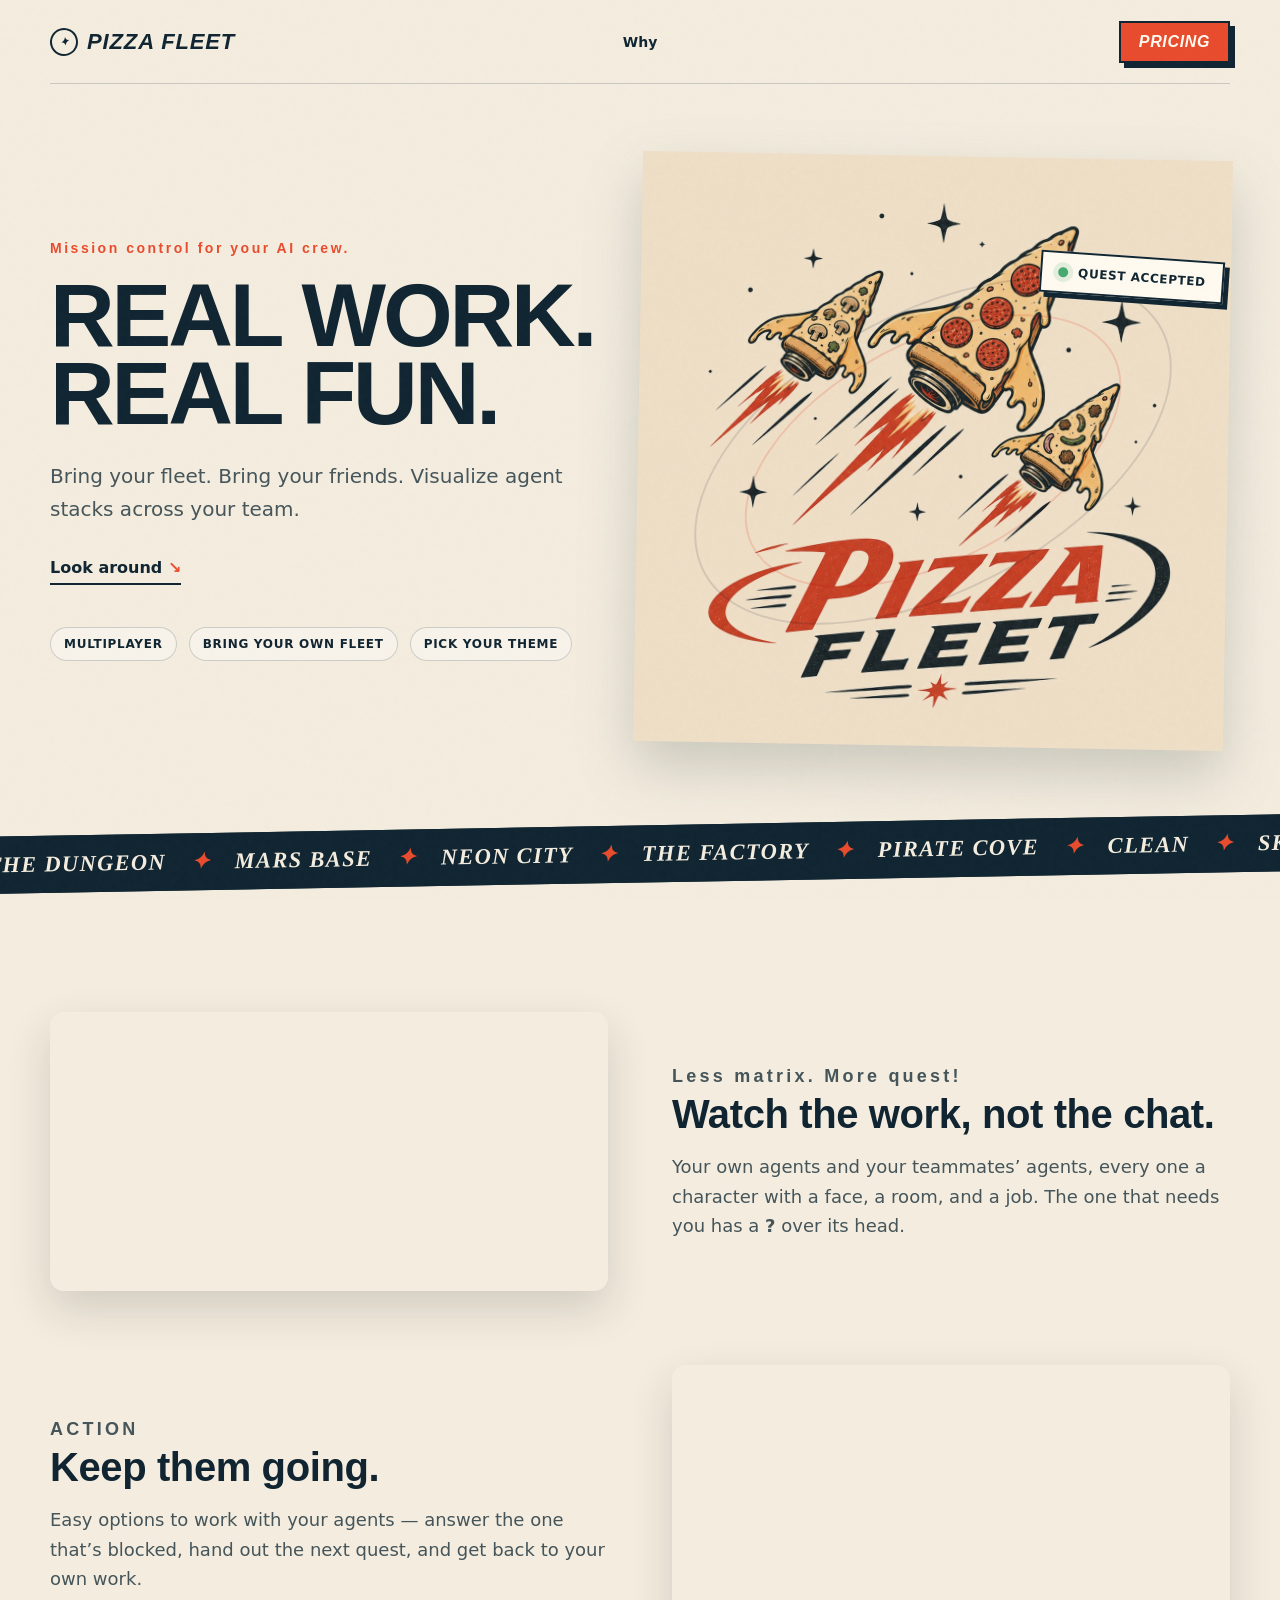
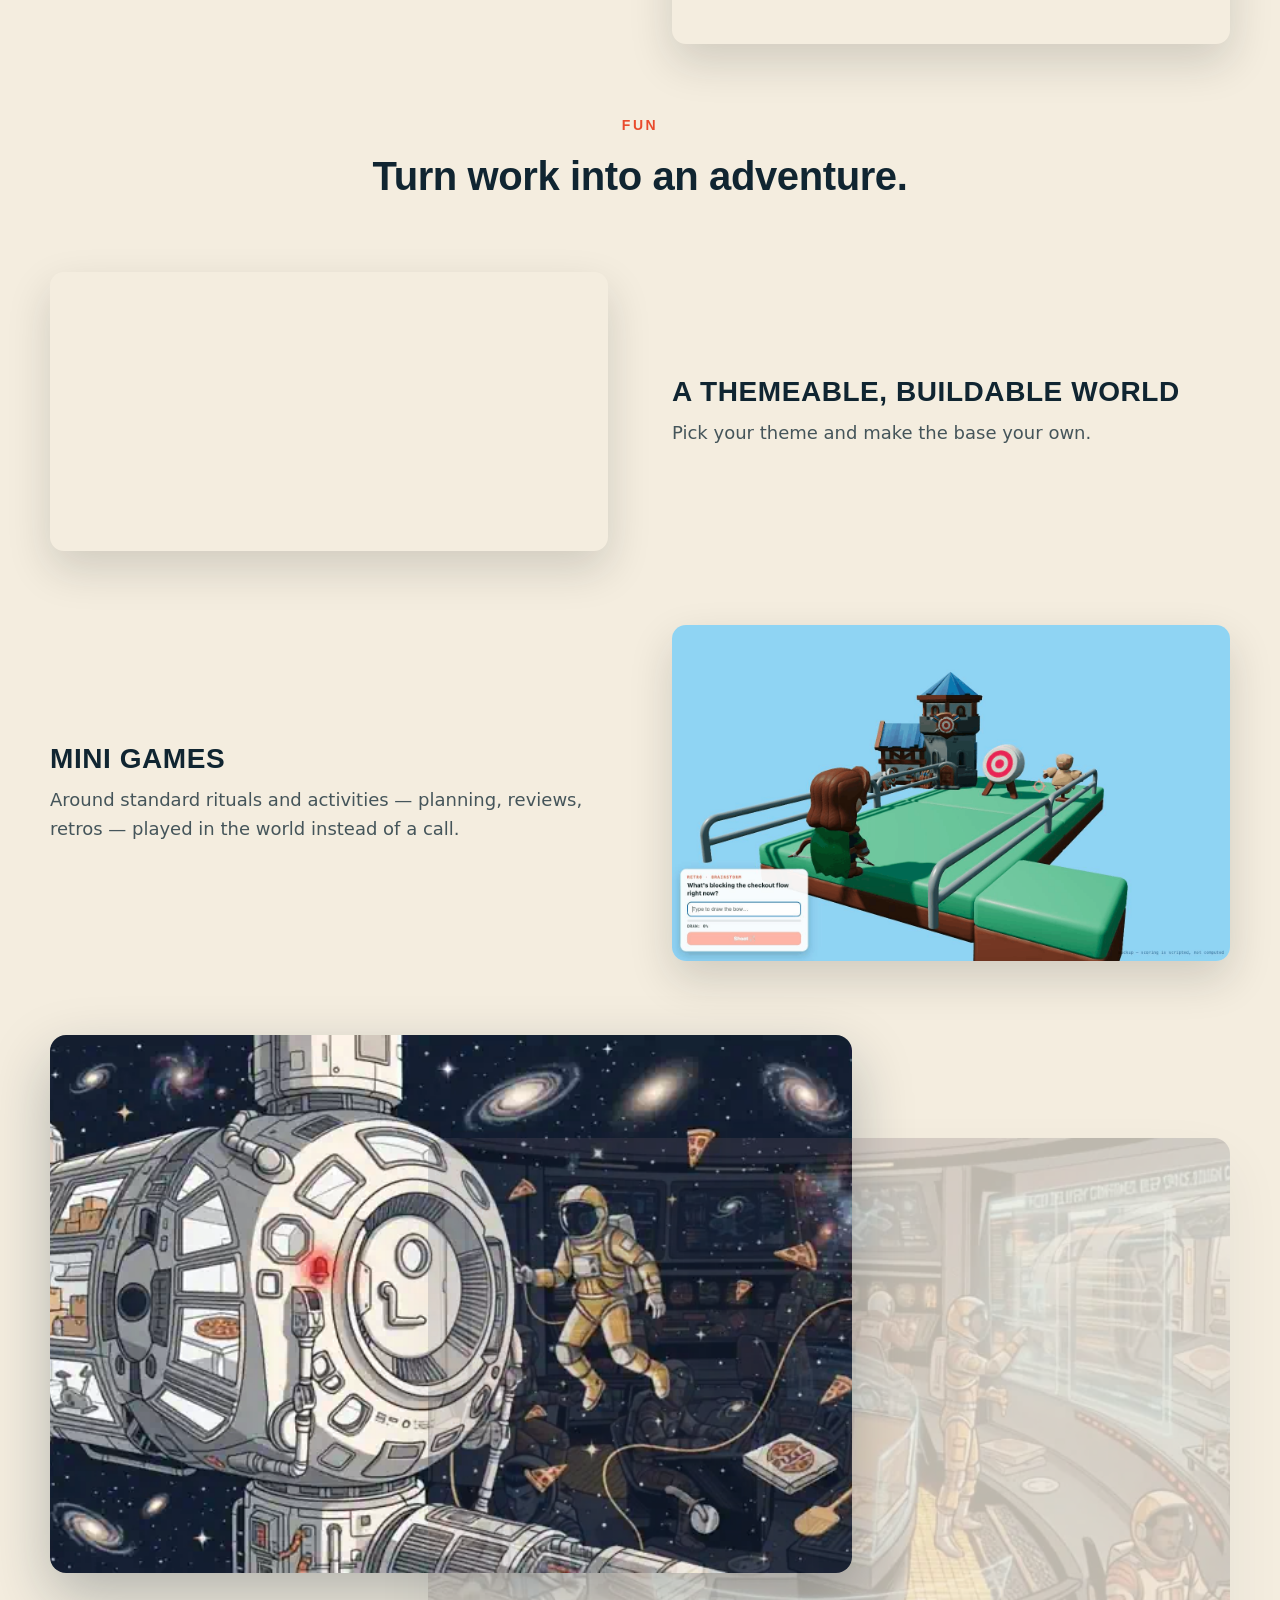
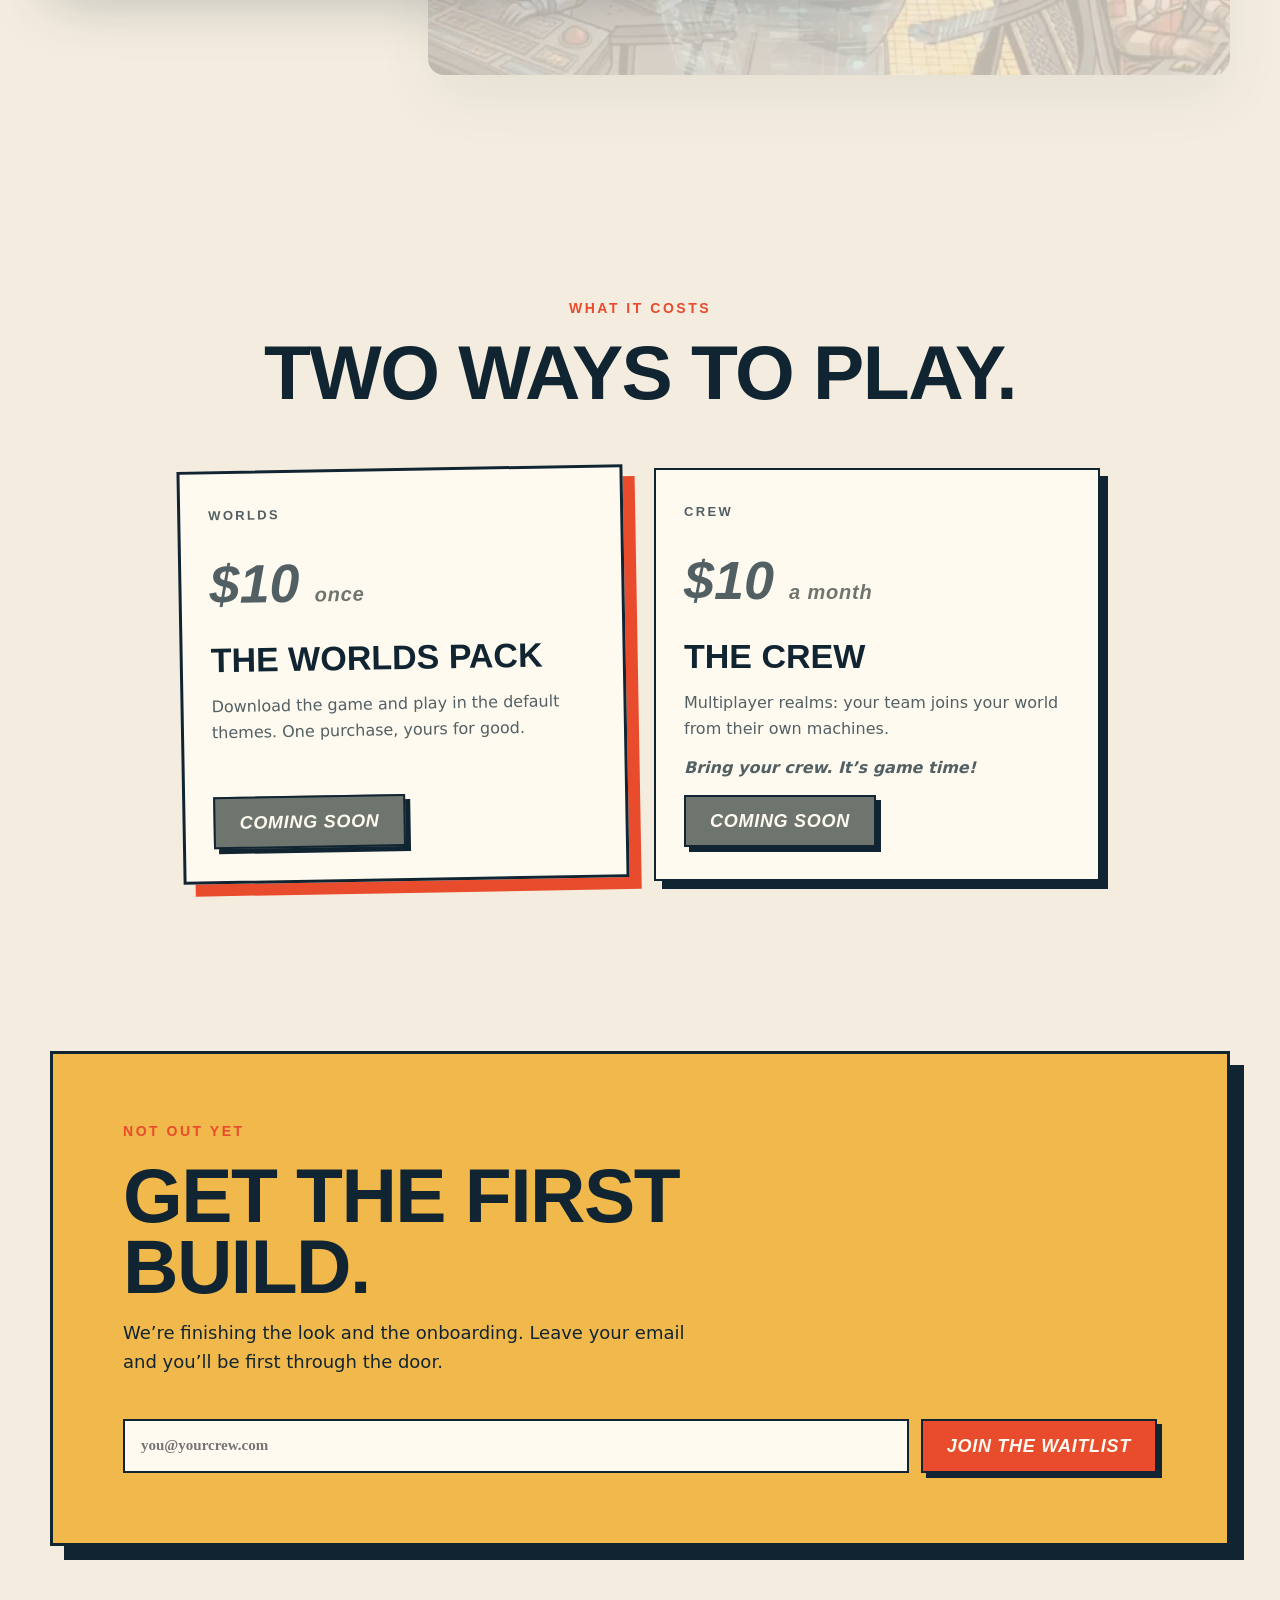
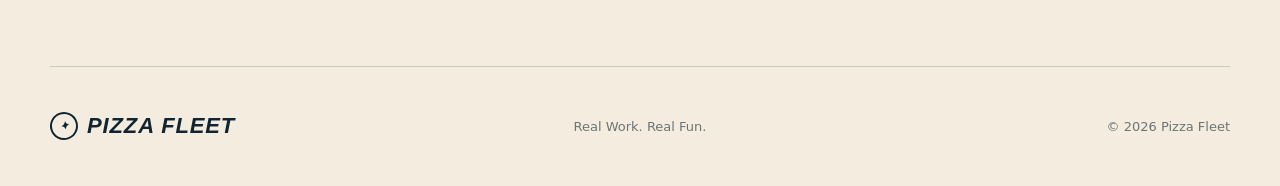
<file: index.html>
<!doctype html>
<html lang="en">
<head>
  <meta charset="utf-8" />
  <meta name="viewport" content="width=device-width, initial-scale=1" />
  <meta name="theme-color" content="#f4eddf" />
  <meta name="description" content="A real-time 3D world for the AI agents already doing your work. Every one of them a character with a face, a room and a job." />
  <title>Pizza Fleet — Real Work. Real Fun.</title>
<style>
:root {
  --cream: #f4eddf;
  --paper: #fffaf0;
  --ink: #102531;
  --red: #e94b2d;
  --gold: #f1b84b;
  --muted: #6e756f;
  --line: rgba(16, 37, 49, .18);
  --shadow: 0 24px 70px rgba(23, 31, 33, .14);
}
* { box-sizing: border-box; }
[hidden] { display: none !important; }
html { scroll-behavior: smooth; }
body { margin: 0; background: var(--cream); color: var(--ink); font-family: Inter, system-ui, sans-serif; overflow-x: hidden; }
a { color: inherit; text-decoration: none; }
.shell { width: min(1180px, calc(100% - 40px)); margin-inline: auto; }
.noise { position: fixed; inset: 0; pointer-events: none; opacity: .08; z-index: 20; background-image: url("data:image/svg+xml,%3Csvg viewBox='0 0 180 180' xmlns='http://www.w3.org/2000/svg'%3E%3Cfilter id='n'%3E%3CfeTurbulence type='fractalNoise' baseFrequency='.9' numOctaves='2' stitchTiles='stitch'/%3E%3C/filter%3E%3Crect width='100%25' height='100%25' filter='url(%23n)' opacity='.28'/%3E%3C/svg%3E"); }
.nav { height: 84px; display: grid; grid-template-columns: 1fr auto 1fr; align-items: center; border-bottom: 1px solid var(--line); position: relative; z-index: 10; }
.nav nav { display: flex; gap: 28px; font-size: 14px; font-weight: 600; }
.nav nav a:hover { color: var(--red); }
.brand { font-family: "Barlow Condensed", sans-serif; font-style: italic; font-weight: 800; font-size: 22px; letter-spacing: .04em; display: inline-flex; align-items: center; gap: 9px; }
.brand-orbit { width: 28px; height: 28px; border: 2px solid var(--ink); border-radius: 50%; display: grid; place-items: center; font-size: 11px; transform: rotate(-18deg); }
.nav > .button { justify-self: end; }
.button { display: inline-flex; align-items: center; justify-content: center; min-height: 52px; padding: 0 24px; background: var(--red); color: #fffaf0; border: 2px solid var(--ink); box-shadow: 5px 5px 0 var(--ink); font: 800 italic 18px/1 "Barlow Condensed", sans-serif; text-transform: uppercase; letter-spacing: .04em; transition: transform .15s, box-shadow .15s; cursor: pointer; }
.button:hover { transform: translate(3px,3px); box-shadow: 2px 2px 0 var(--ink); }
.button-small { min-height: 42px; padding-inline: 18px; font-size: 16px; }
.hero { min-height: 730px; display: grid; grid-template-columns: .96fr 1.04fr; align-items: center; gap: 38px; padding-block: 72px 80px; }
.eyebrow { font: 800 14px/1 "Barlow Condensed", sans-serif; letter-spacing: .18em; color: var(--red); margin: 0 0 22px; }
h1,h2,h3 { font-family: "Barlow Condensed", sans-serif; margin: 0; }
h1 { font-size: clamp(64px, 7vw, 108px); line-height: .86; letter-spacing: -.035em; text-transform: uppercase; }
h1 em { color: var(--red); font-style: italic; }
.sub { font: italic 800 30px/1.1 "Barlow Condensed", sans-serif; color: var(--red); letter-spacing: .02em; margin: 26px 0 0; }
.lede { max-width: 620px; font-size: 20px; line-height: 1.65; color: #45555a; margin: 28px 0 32px; }
.hero-actions { display: flex; align-items: center; gap: 28px; flex-wrap: wrap; }
.text-link { font-weight: 700; border-bottom: 2px solid var(--ink); padding-bottom: 6px; }
.text-link span { color: var(--red); }
.proof-row { display: flex; gap: 12px; flex-wrap: wrap; margin-top: 42px; }
.proof-row span { border: 1px solid var(--line); background: rgba(255,255,255,.35); border-radius: 99px; padding: 9px 13px; font-size: 12px; font-weight: 700; text-transform: uppercase; letter-spacing: .06em; }
.hero-art { position: relative; min-height: 590px; display: grid; place-items: center; }
/* 100%, not the 110% this was: the 10% bleed past the column is a wide-screen
   flourish, but between 900px and 1180px the column is narrower than 590px, so the
   bleed ran off the page (29px each side at 1024px) and the mark was cropped rather
   than bleeding. Above ~1180px the column is ~594px, so the 590px term already won
   and the wide look is unchanged. */
.hero-art img { position: relative; z-index: 2; width: min(590px, 100%); height: auto; filter: drop-shadow(0 25px 28px rgba(14,35,44,.18)); mix-blend-mode: multiply; transform: rotate(1deg); }
/* hero media sequence: the mark loads first, then SHRINKS AND SLIDES to the
   Quest-Accepted corner (it stays, as a chip) while the overview capture fades in
   and takes over the whole right side of the hero, full bleed. */
.hero-art .hero-mark { z-index: 3; transition: transform 1.3s cubic-bezier(.4,0,.2,1); }
.hero-art .hero-base { position: absolute; z-index: 1; top: -72px; bottom: -80px; left: -19px; right: calc(-1 * max((100vw - 1180px) / 2, 20px)); opacity: 0; transition: opacity 1.4s ease; object-fit: cover; }
.hero-art.swap .hero-mark { transform: rotate(1deg) translate(28%, -46%) scale(.3); mix-blend-mode: normal; background: #fffaf0; border: 2px solid var(--ink); box-shadow: 6px 6px 0 var(--ink); border-radius: 14px; }
.hero-art.swap .hero-base { opacity: 1; }
@media (prefers-reduced-motion: reduce) { .hero-art .hero-mark, .hero-art .hero-base { transition: none; } }
.orbit { position: absolute; border: 2px solid rgba(16,37,49,.12); border-radius: 50%; transform: rotate(-28deg); }
/* These were fixed 520x280 / 410x220, sized for the widest hero, and rotate(-28deg)
   makes the BOUNDING BOX about 1.135x the width -- 591px inside a 350px phone column.
   Capped as a share of the column with the aspect kept, so they scale instead of
   hanging off the page. 88% is the share whose rotated box just fits:
   w*cos28 + h*sin28 <= column, and h = 0.538w, so 1.135w <= column. 69% is the same
   share scaled by 410/520, which keeps the two ellipses in their original proportion. */
.orbit-one { width: min(520px, 88%); aspect-ratio: 520 / 280; height: auto; }
.orbit-two { width: min(410px, 69%); aspect-ratio: 410 / 220; height: auto; border-color: rgba(233,75,45,.18); }
.status-card { position: absolute; z-index: 4; background: var(--paper); border: 2px solid var(--ink); box-shadow: 5px 5px 0 var(--ink); padding: 12px 16px; display: flex; align-items: center; gap: 10px; font-size: 12px; text-transform: uppercase; font-weight: 700; letter-spacing: .05em; }
.status-card b { font: 800 28px/1 "Barlow Condensed"; color: var(--red); }
.status-card i { width: 10px; height: 10px; border-radius: 50%; background: #45a96f; box-shadow: 0 0 0 5px rgba(69,169,111,.15); }
.status-one { left: -2%; bottom: 15%; transform: rotate(-4deg); }
.status-two { right: 1%; top: 17%; transform: rotate(4deg); }
.ticker { overflow: hidden; border-block: 2px solid var(--ink); background: var(--ink); color: var(--cream); transform: rotate(-1deg) scale(1.02); }
.ticker-track { width: max-content; display: flex; align-items: center; gap: 24px; padding: 15px 0; animation: ticker 25s linear infinite; font: italic 800 22px/1 "Barlow Condensed"; letter-spacing: .06em; }
.ticker-track i { color: var(--red); }
@keyframes ticker { to { transform: translateX(-50%); } }
.section { padding-block: 130px; }
.split { display: grid; grid-template-columns: 1fr 1fr; gap: 100px; align-items: start; }
h2 { font-size: clamp(54px, 6vw, 86px); line-height: .92; text-transform: uppercase; letter-spacing: -.02em; }
.section-copy { font-size: 22px; line-height: 1.6; color: #45555a; padding-top: 38px; }
.section-copy p:first-child { margin-top: 0; }
.loop { display: grid; grid-template-columns: repeat(4, 1fr); border: 2px solid var(--ink); box-shadow: 10px 10px 0 var(--ink); background: var(--paper); }
.loop-card { padding: 34px; min-height: 260px; border-right: 1px solid var(--line); }
.loop-card:last-child { border-right: 0; }
.loop-card span { color: var(--red); font: italic 800 42px/1 "Barlow Condensed"; }
.loop-card h3 { font-size: 38px; text-transform: uppercase; margin: 42px 0 12px; }
.loop-card p { color: #596366; line-height: 1.55; margin: 0; }
.product-showcase { display: grid; grid-template-columns: .8fr 1.2fr; gap: 70px; align-items: center; }
.product-copy > p:not(.eyebrow) { font-size: 18px; color: #526064; line-height: 1.65; }
.product-copy ul { list-style: none; padding: 0; margin: 28px 0 0; }
.product-copy li { padding: 15px 0; border-top: 1px solid var(--line); }
.mockup { background: var(--paper); border: 3px solid var(--ink); border-radius: 18px; overflow: hidden; box-shadow: 14px 14px 0 var(--ink); transform: rotate(1deg); }
.mockup-bar { height: 52px; border-bottom: 2px solid var(--ink); display: flex; align-items: center; gap: 8px; padding: 0 16px; background: #e8decb; }
.mockup-bar span { width: 10px; height: 10px; border: 1.5px solid var(--ink); border-radius: 50%; }
.mockup-bar b { margin-left: 10px; font-size: 12px; text-transform: uppercase; letter-spacing: .08em; }
.world { height: 520px; position: relative; overflow: hidden; background: linear-gradient(30deg, rgba(16,37,49,.035) 12%, transparent 12.5%, transparent 87%, rgba(16,37,49,.035) 87.5%), linear-gradient(150deg, rgba(16,37,49,.035) 12%, transparent 12.5%, transparent 87%, rgba(16,37,49,.035) 87.5%); background-size: 80px 140px; }
.tile { width: 150px; height: 110px; position: absolute; background: #f5cf6a; border: 2px solid var(--ink); box-shadow: 7px 7px 0 var(--ink); display: grid; place-items: center; transform: rotate(-2deg); }
.tile span { font-size: 34px; }.tile small { font-weight: 800; text-transform: uppercase; }.tile em { position: absolute; right: -15px; top: -14px; background: var(--red); color: white; border: 2px solid var(--ink); padding: 5px 8px; font: 700 11px Inter; }
.tile-a { left: 8%; top: 12%; }.tile-b { left: 39%; top: 21%; background: #f49d69; }.tile-c { right: 8%; top: 10%; background:#b8d6c1; }.tile-d { right: 16%; bottom: 14%; background:#9ec4d3; }
.road { position:absolute; height: 16px; background: var(--ink); opacity:.13; transform-origin:left center; }.road-one{width:390px;left:18%;top:48%;transform:rotate(19deg)}.road-two{width:330px;left:33%;top:61%;transform:rotate(-14deg)}
.agent { position:absolute; width:42px;height:42px;border-radius:50%;background:var(--paper);border:2px solid var(--ink);box-shadow:4px 4px 0 var(--ink);display:grid;place-items:center;font:800 12px Inter; }.agent-one{left:31%;top:49%}.agent-two{left:55%;top:48%}.agent-three{right:25%;top:61%}
.mission-card { position:absolute; left:7%; bottom:7%; width:260px; padding:18px; background:var(--paper); border:2px solid var(--ink); box-shadow:6px 6px 0 var(--ink); }.mission-card small{display:block;color:var(--red);font-weight:800;letter-spacing:.08em}.mission-card b{display:block;font:800 25px "Barlow Condensed";text-transform:uppercase;margin:5px 0 12px}.mission-card div{display:flex;gap:10px;align-items:center}.mission-card i{height:7px;flex:1;background:#ddd3c2;display:block}.mission-card u{display:block;height:100%;width:68%;background:var(--red)}
.dark-section { background: var(--ink); color: var(--cream); position: relative; }
.centered { text-align: center; max-width: 800px; margin: 0 auto; }
.centered p:last-child { color: #b7c2c5; font-size: 19px; line-height: 1.6; max-width: 670px; margin: 24px auto 0; }
.roles { display: grid; grid-template-columns: repeat(3,1fr); gap: 20px; margin-top: 70px; }
.role { border: 1px solid rgba(255,255,255,.18); padding: 34px; min-height: 250px; background: rgba(255,255,255,.035); }
.role span { font-size: 44px; color: var(--red); }.role h3{font-size:34px;text-transform:uppercase;margin:35px 0 12px}.role p{color:#aab8bb;line-height:1.55}
.integrations .section-heading { max-width: 780px; }
.integration-grid { display:grid;grid-template-columns:repeat(2,1fr);margin-top:60px;border:2px solid var(--ink);box-shadow:10px 10px 0 var(--ink); }
.integration-grid div { min-height:140px;padding:28px;background:var(--paper);border-right:1px solid var(--line);border-bottom:1px solid var(--line);display:flex;flex-direction:column;justify-content:end; }
.integration-grid div:nth-child(3n){border-right:0}.integration-grid div:nth-last-child(-n+3){border-bottom:0}.integration-grid b{font:800 32px "Barlow Condensed";text-transform:uppercase}.integration-grid span{color:#6f7778;margin-top:5px}
.cta { margin-block: 40px 120px; padding: 70px; background: var(--gold); border: 3px solid var(--ink); box-shadow: 14px 14px 0 var(--ink); display:grid;grid-template-columns:1fr;gap:24px;align-items:start; }
.cta h2 { max-width: 650px; }.cta > div > p:last-child{font-size:18px;line-height:1.6;max-width:600px}.signup{display:grid;grid-template-columns:1fr auto;gap:12px}.signup input{min-width:0;height:54px;border:2px solid var(--ink);background:var(--paper);padding:0 16px;font:600 15px Inter}.success{display:none;grid-column:1/-1;font-weight:700}.signup .success[data-state="err"]{display:block}.signup.submitted .success{display:block}.signup.submitted input,.signup.submitted button{display:none}
.footer { min-height:120px; border-top:1px solid var(--line); display:grid;grid-template-columns:1fr auto 1fr;align-items:center;font-size:13px }.footer p:last-child{text-align:right}.footer p{color:#6d7474}
.sr-only { position:absolute;width:1px;height:1px;padding:0;margin:-1px;overflow:hidden;clip:rect(0,0,0,0);white-space:nowrap;border:0; }
.reveal { transition:opacity .75s ease, transform .75s ease; }html.has-reveal .reveal{opacity:0;transform:translateY(24px)}html.has-reveal .reveal.visible{opacity:1;transform:none}html.has-reveal .reveal.shown{opacity:1;transform:none;transition:none}.delay-1{transition-delay:.1s}.delay-2{transition-delay:.2s}.delay-3{transition-delay:.3s}
@media (prefers-reduced-motion: reduce){html.has-reveal .reveal{opacity:1;transform:none;transition:none}}
@media (max-width: 900px){
  .nav{grid-template-columns:1fr auto}.nav nav{display:none}.hero{grid-template-columns:1fr;padding-top:60px}.hero-art{min-height:500px}.split,.product-showcase,.cta{grid-template-columns:1fr}.loop{grid-template-columns:1fr 1fr}.loop-card:nth-child(2){border-right:0}.loop-card:nth-child(-n+2){border-bottom:1px solid var(--line)}.roles{grid-template-columns:1fr}.integration-grid{grid-template-columns:1fr 1fr}.integration-grid div:nth-child(3n){border-right:1px solid var(--line)}.integration-grid div:nth-child(2n){border-right:0}.integration-grid div:nth-last-child(-n+3){border-bottom:1px solid var(--line)}.integration-grid div:nth-last-child(-n+2){border-bottom:0}.footer{grid-template-columns:1fr;text-align:center;gap:10px;padding-block:30px}.footer p:last-child{text-align:center}
}
@media (max-width: 600px){
  .shell{width:min(100% - 24px,1180px)}.nav>.button{display:none}.nav{grid-template-columns:1fr}.hero{min-height:auto;padding-block:55px}.hero-art{min-height:380px}.status-card{transform:scale(.85)}.status-one{left:0}.status-two{right:max(-5%, -10px)/* the overhang is deliberate, but -5% is 29px against a 576px shell and put the card off the page near 600px; capped just inside the 12px gutter */;top:10%}h1{font-size:58px}.lede{font-size:17px}.section{padding-block:90px}.split{gap:25px}.section-copy{padding-top:0;font-size:18px}.loop{grid-template-columns:1fr}.loop-card{border-right:0;border-bottom:1px solid var(--line)!important}.loop-card:last-child{border-bottom:0!important}.world{height:430px}.tile{transform:scale(.78)}.tile-a{left:0}.tile-b{left:28%}.tile-c{right:-4%}.tile-d{right:3%}.mission-card{width:230px}.integration-grid{grid-template-columns:1fr}.integration-grid div{border-right:0!important;border-bottom:1px solid var(--line)!important}.integration-grid div:last-child{border-bottom:0!important}.cta{padding:38px 24px}.signup{grid-template-columns:1fr}.footer{margin-top:40px}
}


/* --- the airlock and the bridge -------------------------------------------
   NOTE FOR WHOEVER EDITS THIS NEXT: styles.css in this repo is DEAD. index.html
   links no stylesheet and carries everything in this block. Three CSS edits were
   made to that file before anyone noticed they could not possibly apply.

   The figures span both columns of .split. Without an explicit column span and a
   max-width they set the grid's intrinsic width, which blew 1fr 1fr out to
   1080px and 1280px inside an 1180px shell and pushed the copy off screen. */
.split.has-art { row-gap: 40px; }
.split .airlock { grid-column: 1 / -1; margin: 0; min-width: 0; }
.airlock img { display: block; width: 100%; max-width: 720px; height: auto; }
.airlock figcaption { margin-top: 20px; max-width: 720px; font-size: 18px; line-height: 1.6; color: #45555a; }
.airlock figcaption b { display: block; color: var(--ink); font-size: 21px; margin-bottom: 6px; }
.airlock.bridge { margin-top: 44px; }
.airlock.bridge img { border-radius: 12px; }
@media (max-width: 900px) { .split.has-art { row-gap: 26px; } .airlock img { max-width: 100%; } }

/* --- alternating text/art rows --------------------------------------------
   NOTE: styles.css in this repo is DEAD. index.html links no stylesheet and
   carries everything in this block. Put CSS here or it will not apply. */
.duo { display: grid; gap: 74px; padding-top: 130px; margin-bottom: 96px; }
.duo-row { display: grid; grid-template-columns: 1fr 1fr; gap: 64px; align-items: center; }
.duo-copy h3 { margin: 0 0 16px; font-size: clamp(28px, 3.4vw, 40px); line-height: 1.1;
  letter-spacing: -.01em; color: var(--ink); text-wrap: balance; }
.duo-copy p { margin: 0; font-size: 18px; line-height: 1.65; color: #45555a; }
.duo-art { margin: 0; min-width: 0; }
.duo-art img, .duo-art video { display: block; width: 100%; height: auto; border-radius: 14px;
  box-shadow: 0 18px 44px rgba(23,31,33,.16); }
.duo-copy h4 { margin: 0 0 10px; font-family: "Barlow Condensed", sans-serif; font-size: 28px; text-transform: uppercase; letter-spacing: .02em; }
@media (max-width: 900px) {
  .duo { gap: 48px; padding-top: 84px; }
  .duo-row, .duo-row.flip { grid-template-columns: 1fr; gap: 24px; }
  .duo-row.flip .duo-art { order: 2; }
  .duo-row.flip .duo-copy { order: 1; }
}
.duo-copy .reply { font-size: clamp(20px, 2.4vw, 26px); line-height: 1.35; font-style: italic;
  color: var(--muted); letter-spacing: -.005em; }
.duo-fun { text-align: center; }
.duo-fun h3 { margin: 0; font-size: clamp(28px, 3.4vw, 40px); line-height: 1.1; letter-spacing: -.01em; color: var(--ink); }
/* --- the compact duo cycle: offset overlapping scenes, mirrored beat entrances --- */
.duo-cycle { position: relative; height: clamp(430px, 50vw, 640px); }
.cycle-art { position: absolute; inset: 0; z-index: 1; }
.cycle-art img { position: absolute; width: 68%; height: 84%; object-fit: cover; border-radius: 16px; box-shadow: 0 24px 60px rgba(16,37,49,.28); }
.cycle-art .img-a { left: 0; top: 0; animation: sceneA 12s ease-in-out infinite; }
.cycle-art .img-b { right: 0; bottom: 0; opacity: .22; animation: sceneB 12s ease-in-out infinite; }
@keyframes sceneA { 0%, 42% { opacity: 1; } 50%, 92% { opacity: .3; } 100% { opacity: 1; } }
@keyframes sceneB { 0%, 42% { opacity: .22; } 50%, 92% { opacity: 1; } 100% { opacity: .22; } }
.cycle-copy { position: absolute; inset: 0; z-index: 3; pointer-events: none; }
.cycle-beat { position: absolute; background: rgba(16,37,49,.82); border-radius: 12px; padding: 20px 26px; max-width: min(540px, 78%); backdrop-filter: blur(4px); }
.cycle-beat h3 { margin: 0 0 10px; font-size: clamp(26px, 3.2vw, 40px); line-height: 1.05; letter-spacing: -.01em; color: #fffaf0; text-wrap: balance; }
.cycle-beat .reply { margin: 0; color: rgba(255,250,240,.88); }
/* --slide is the entrance throw. It lives on the element rather than inside the
   keyframes so a breakpoint can shorten it: at <=900px the beats sit 10px from the
   edge, and a 46px throw parked them off the page for the half of the cycle they are
   hidden, dragging their h3 and .reply with them. Redefining @keyframes inside the
   media query does NOT work here -- keyframes resolve by document order, and these
   are defined further down the file than the breakpoints are. */
.beat-a { left: 26px; bottom: 30px; opacity: 0; --slide: -46px; animation: beatA 12s ease-in-out infinite; }
.beat-b { right: 26px; bottom: 30px; opacity: 0; --slide: 46px; animation: beatB 12s ease-in-out infinite; }
@keyframes beatA { 0% { opacity: 0; transform: translateX(var(--slide)); } 6%, 40% { opacity: 1; transform: none; } 48%, 100% { opacity: 0; transform: translateX(var(--slide)); } }
@keyframes beatB { 0%, 50% { opacity: 0; transform: translateX(var(--slide)); } 56%, 90% { opacity: 1; transform: none; } 98%, 100% { opacity: 0; transform: translateX(var(--slide)); } }
@media (prefers-reduced-motion: reduce) {
  .cycle-art .img-a, .cycle-art .img-b, .beat-a, .beat-b { animation: none; }
  .cycle-art .img-b { opacity: .9; }
  .beat-a, .beat-b { opacity: 1; transform: none; }
}
@media (max-width: 900px) {
  .duo-cycle { height: clamp(400px, 118vw, 560px); }
  .cycle-art img { width: 86%; height: 58%; }
  .cycle-beat { padding: 14px 18px; max-width: 88%; }
  .beat-a { left: 10px; bottom: 14px; --slide: -14px; }
  .beat-b { right: 10px; bottom: 14px; --slide: 14px; }
}
/* Pricing must stack on small screens; an inline column count overrides media rules. */
.pricing-grid { grid-template-columns: repeat(3, minmax(0, 1fr)); }
.pricing-grid > div { min-width: 0; justify-content: start; gap: 12px; }
.pricing-grid .text-link { margin-top: auto; padding-top: 16px; }
.crew-notice { color: var(--ink); font-size: 18px; }
/* --- rebuilt product cards (2026-09-15). NOTE: styles.css is DEAD, CSS lives here. --- */
.cards { display: grid; grid-template-columns: repeat(auto-fit, minmax(260px, 1fr)); gap: 28px; margin-top: 60px; max-width: 920px; margin-inline: auto; }
.button[disabled] { background: var(--muted); cursor: not-allowed; }
.button[disabled]:hover { transform: none; box-shadow: 5px 5px 0 var(--ink); }
.card { background: var(--paper); border: 2px solid var(--ink); box-shadow: 8px 8px 0 var(--ink); padding: 32px 28px; display: flex; flex-direction: column; gap: 14px; min-width: 0; }
.card h3 { font-size: 34px; text-transform: uppercase; }
.card p { margin: 0; color: #526064; line-height: 1.6; }
.card-tier { font: 800 13px/1 "Barlow Condensed", sans-serif; letter-spacing: .18em; color: var(--red); }
.card-price { font: italic 800 54px/1 "Barlow Condensed", sans-serif; color: var(--ink); }
.card-price small { font-size: 20px; color: var(--muted); letter-spacing: .04em; }
.card-star { border-width: 3px; box-shadow: 12px 12px 0 var(--red); transform: rotate(-1deg); }
.card-cta { font-weight: 700; font-style: italic; color: var(--ink); }
.card .button { margin-top: auto; align-self: start; }
.gate-line { max-width: 64ch; margin: 46px auto 0; text-align: center; color: var(--muted); font-size: 15px; line-height: 1.6; }
@media (max-width: 900px) { .cards { grid-template-columns: 1fr; } .card-star { transform: none; } }
@media (max-width: 900px) {
  .pricing-grid { grid-template-columns: 1fr; }
  .pricing-grid > div { border-right: 0; border-bottom: 1px solid var(--line); }
  .pricing-grid > div:last-child { border-bottom: 0; }
}
</style>
</head>
<body>
  <div class="noise" aria-hidden="true"></div>
  <header class="nav shell">
    <a href="#top" class="brand" aria-label="Pizza Fleet home">
      <span class="brand-orbit">✦</span>
      <span>PIZZA FLEET</span>
    </a>
    <nav aria-label="Primary navigation">
      <a href="#why">Why</a>
    </nav>
    <a class="button button-small" href="#pricing">Pricing</a>
  </header>

  <main id="top">
    <section class="hero shell">
      <div class="hero-copy reveal">
        <p class="eyebrow">Mission control for your AI crew.</p>
        <h1>Real Work. Real Fun.</h1>
        <p class="lede">Bring your fleet. Bring your friends. Visualize agent stacks across your team.</p>
        <div class="hero-actions">
          <a class="text-link" href="#why">Look around <span>↘</span></a>
        </div>
        <div class="proof-row">
          <span>Multiplayer</span><span>Bring your own fleet</span><span>Pick your theme</span>
        </div>
      </div>

      <!-- MEDIA-SLOT S1: hero capture (animated webp) lands here on designer delivery + review. EMPTY by rule. -->
      <div class="hero-art reveal delay-1" role="img" aria-label="Pizza slices flying like a retro rocket fleet">
        <div class="orbit orbit-one"></div>
        <div class="orbit orbit-two"></div>
        <img class="hero-mark" src="assets/hero-mark.jpg" width="1180" height="1180" fetchpriority="high" decoding="async" alt="Pizza Fleet retro pizza rocket logo" />
        <!-- Hero video PULLED by the owner (quality). The sequence code stays; re-wire by
             restoring a src on this element when a better encode passes review. -->
        <video class="hero-base" muted loop playsinline preload="auto" hidden
               aria-label="An overview of the dungeon world, zooming from the whole base down to rooms of working agents with alert and question markers overhead."></video>
        <div class="status-card status-two"><i></i><span>Quest accepted</span></div>
      </div>
    </section>

    <section class="ticker" aria-label="Worlds">
      <div class="ticker-track">
        <span>THE DUNGEON</span><i>✦</i><span>MARS BASE</span><i>✦</i><span>NEON CITY</span><i>✦</i><span>THE FACTORY</span><i>✦</i><span>PIRATE COVE</span><i>✦</i><span>CLEAN</span><i>✦</i><span>SKY CASTLE</span><i>✦</i><span>DEEP SEA LAB</span><i>✦</i><span>WIZARD TOWER</span><i>✦</i><span>THE SHIPYARD</span><i>✦</i>
        <span>THE DUNGEON</span><i>✦</i><span>MARS BASE</span><i>✦</i><span>NEON CITY</span><i>✦</i><span>THE FACTORY</span><i>✦</i><span>PIRATE COVE</span><i>✦</i><span>CLEAN</span><i>✦</i><span>SKY CASTLE</span><i>✦</i><span>DEEP SEA LAB</span><i>✦</i><span>WIZARD TOWER</span><i>✦</i><span>THE SHIPYARD</span><i>✦</i>
      </div>
    </section>

    <section id="why" class="shell duo" aria-label="The three problems">
      <div class="duo-row flip reveal">
        <figure class="duo-art">
          <video src="assets/hero-overview.mp4" width="1280" height="832" autoplay loop muted playsinline preload="metadata"
                 aria-label="An overview of the dungeon world, zooming from the whole base down to rooms of working agents with alert and question markers overhead."></video>
        </figure>
        <div class="duo-copy">
          <p class="eyebrow">Less matrix. More quest!</p>
          <h3>Watch the work, not the chat.</h3>
          <p>Your own agents and your teammates&rsquo; agents, every one a character with a face, a room, and a job. The one that needs you has a <b>?</b> over its head.</p>
        </div>
      </div>
      <div class="duo-row reveal delay-1">
        <div class="duo-copy">
          <p class="eyebrow">ACTION</p>
          <h3>Keep them going.</h3>
          <p>Easy options to work with your agents &mdash; answer the one that&rsquo;s blocked, hand out the next quest, and get back to your own work.</p>
        </div>
        <figure class="duo-art">
          <video src="assets/action-nudge-flow.mp4" width="824" height="522" autoplay loop muted playsinline preload="metadata"
                 aria-label="The graveyard room: agents with alert and question markers overhead, and a blocked agent's dialog — rate limited — with a Nudge button to send it back to work."></video>
        </figure>
      </div>
      <div class="duo-fun reveal delay-2">
        <p class="eyebrow">FUN</p>
        <h3>Turn work into an adventure.</h3>
      </div>
      <div class="duo-row flip reveal">
        <figure class="duo-art">
          <video src="assets/rooms-themes-reel.mp4" width="1408" height="610" autoplay loop muted playsinline preload="metadata"
                 aria-label="A reel: the bustling base in overview, then the same rooms across themes — Dungeon, Mars Base, Depot, Restaurant, Factory — crossfading between each."></video>
        </figure>
        <div class="duo-copy">
          <h4>A themeable, buildable world</h4>
          <p>Pick your theme and make the base your own.</p>
        </div>
      </div>
      <div class="duo-row reveal delay-1">
        <div class="duo-copy">
          <h4>Mini games</h4>
          <p>Around standard rituals and activities &mdash; planning, reviews, retros &mdash; played in the world instead of a call.</p>
        </div>
        <figure class="duo-art">
          <img src="assets/archery-mockup.webp" width="1400" height="844" loading="lazy" decoding="async"
               alt="A low-poly archery range: an archer faces the target while a card reads Retro &middot; Brainstorm &mdash; type your answer to draw the bow, and shoot." />
        </figure>
      </div>
      <div class="duo-cycle reveal" aria-label="Locked out, or on the bridge">
        <div class="cycle-copy">
          <div class="cycle-beat beat-a">
            <h3>Don&rsquo;t be locked out of your orchestration.</h3>
            <p class="reply">&ldquo;I&rsquo;m sorry, Dave.&rdquo;</p>
          </div>
          <div class="cycle-beat beat-b">
            <h3>Run it like a Captain.</h3>
            <p class="reply">&ldquo;Computer, on screen.&rdquo;</p>
          </div>
        </div>
        <div class="cycle-art">
          <img class="img-a" src="assets/nocontrol.webp" width="640" height="400" loading="lazy" decoding="async"
               alt="An astronaut drifting outside a sealed hatch, tether loose in his hand, a red light lit, the pizza still inside." />
          <img class="img-b" src="assets/bridge.webp" width="640" height="400" loading="lazy" decoding="async"
               alt="A ship's bridge, alive: nine crew at consoles, holograms turning, and the viewscreen reading pizza delivery confirmed." />
        </div>
      </div>
    </section>

    <!-- MEDIA-SLOT S4: theme montage beside the tiers. EMPTY by rule. -->
    <section id="pricing" class="section shell">
      <div class="section-heading centered reveal">
        <p class="eyebrow">WHAT IT COSTS</p>
        <h2>Two ways to play.</h2>
      </div>
      <div class="cards reveal delay-1">
        <!-- The free card is SWITCHED, not deleted: SHOW_FREE_TIER in the page script
             (default off) renders it. Brandon's word flips the switch, nobody else's.
             Ruling: the tracked marketing record, 2026-09-15. Copy re-verifies against
             the record at flip-on. -->
        <article class="card" id="free-card" hidden>
          <p class="card-tier">FREE</p>
          <p class="card-price">Free</p>
          <h3>The Clean world</h3>
          <p>Your whole fleet as a living world. The rituals, the quests, the map &mdash; in the clean theme, drawn from nothing. On your own machine.</p>
          <a class="button card-btn" href="#waitlist">Join the waitlist &darr;</a>
          <!-- HELD: "Download free" and its link to pizza-fleet-releases return when a
               current signed build ships publicly. The repo went private 2026-10-04 and
               its newest public release predates this codebase, so the link 404s. -->
        </article>
        <article class="card card-star">
          <p class="card-tier">WORLDS</p>
          <p class="card-price">$10 <small>once</small></p>
          <h3>The Worlds Pack</h3>
          <p>Download the game and play in the default themes. One purchase, yours for good.</p>
          <button class="button card-btn" type="button" disabled>Coming Soon</button>
          <!-- HELD: the Worlds buy link (buy.stripe.com/bJecN5aVQaJw30f7sB5AQ01) and the
               delivery sentence ("Checkout hands you the download on the spot — ten-minute
               link") return TOGETHER when one e2e purchase actually delivers a download.
               Gate: the tracked marketing record. -->
        </article>
        <article class="card">
          <p class="card-tier">CREW</p>
          <p class="card-price">$10 <small>a month</small></p>
          <h3>The Crew</h3>
          <p>Multiplayer realms: your team joins your world from their own machines.</p>
          <p class="card-cta">Bring your crew. It&rsquo;s game time!</p>
          <button class="button card-btn" type="button" disabled>Coming Soon</button>
          <!-- HELD: the Crew subscribe link (buy.stripe.com/7sYdR9bZU18WeIX8wF5AQ00) returns when
               the Crew Stripe description matches THE CREW CHECKOUT STRINGS (8e's paste) and
               the Worlds e2e opens the paid surfaces. -->
        </article>
      </div>
      <!-- REFUND-SLOT: TWO SENTENCES, tier-shaped, land here beside the tiers — one for
           Worlds ($10 once), one for Crew ($10/mo) — per the cfo proposal's structure
           (confirmed 2026-09-13). Text is whatever Brandon ACTUALLY APPROVES, verbatim;
           EMPTY by rule until his yes. Authority CEO/CPO+Brandon. -->
    </section>

    <!-- WAITLIST: the one email capture on the page, and the replacement for the dead
         "Download free" link below — pizza-fleet-releases went private on 2026-10-04 and
         no current signed build has shipped. The markup reuses the .cta / .signup /
         .success styles that were already in this file with nothing using them, rather
         than adding a second set of form styles. Posts to Supabase public.waitlist, the
         same table dungen.ai posts to, tagged with its own source. -->
    <section class="cta shell reveal" id="waitlist">
      <div>
        <p class="eyebrow">NOT OUT YET</p>
        <h2>Get the first build.</h2>
        <p>We&rsquo;re finishing the look and the onboarding. Leave your email and you&rsquo;ll be
          first through the door.</p>
      </div>
      <form class="signup" id="waitlist-form" novalidate>
        <label class="sr-only" for="waitlist-email">Email address</label>
        <input id="waitlist-email" name="email" type="email" required autocomplete="email"
               inputmode="email" placeholder="you@yourcrew.com" />
        <button class="button" id="waitlist-submit" type="submit">Join the waitlist</button>
        <p class="success" id="waitlist-status" role="status" aria-live="polite"></p>
      </form>
    </section>
  </main>

  <footer class="footer shell">
    <a class="brand" href="#top"><span class="brand-orbit">✦</span><span>PIZZA FLEET</span></a>
    <p>Real Work. Real Fun.</p>
    <!-- LEGAL-SLOT: terms + privacy links land here. Content authority CEO/CPO+Brandon;
         EMPTY by rule — a drafted stand-in is not a hold (per the tracked marketing record). -->
    <!-- SUPPORT-SLOT: the support/contact path lands here, same authority, same rule. -->
    <!-- PRIVACY-SLOT: reserved, ungated. -->
    <p>© 2026 Pizza Fleet</p>
  </footer>

  <script>
// SHOW_FREE_TIER: default OFF per the tracked marketing record (2026-09-15 pricing
// ruling). Brandon's word flips it — a one-constant commit, nobody else's call.
const SHOW_FREE_TIER = false;

// Reduced motion: hold every product video on its first frame.
if (matchMedia('(prefers-reduced-motion: reduce)').matches) {
  document.querySelectorAll('video[autoplay]').forEach((v) => { v.removeAttribute('autoplay'); v.pause(); });
}

// HERO sequence: the mark first; then it shrinks to the Quest-Accepted corner and
// stays while the overview capture fades in full-bleed. No asset, no broken state:
// the video element 404s silently and the mark simply remains.
const art = document.querySelector('.hero-art');
const heroVid = document.querySelector('video.hero-base');
if (art && heroVid) {
  const reduced = matchMedia('(prefers-reduced-motion: reduce)').matches;
  const go = () => {
    heroVid.hidden = false;
    if (reduced) { art.classList.add('swap'); return; }
    heroVid.play().catch(() => {});
    setTimeout(() => art.classList.add('swap'), 2200);
  };
  if (heroVid.readyState >= 2) { go(); } else { heroVid.addEventListener('loadeddata', go, { once: true }); }
}
if (SHOW_FREE_TIER) { document.getElementById('free-card').hidden = false; }

// SCROLL REVEAL. Decoration only, and built so that a failure of the decoration can
// never cost anyone the content. Three things were wrong with the old version, all of
// them found on dungen.ai (PR #2, 2026-10-04) and all of them present here too:
//
// 1. The CSS hid .reveal unconditionally. It now leaves everything visible at rest and
//    only html.has-reveal hides it, so no JS (or reduced motion) means no hiding rather
//    than a page of invisible sections.
// 2. A CSS transition only advances on rendered frames. A throttled or backgrounded
//    frame creates the 0 -> 1 transition and then never ticks it, pinning the element
//    at opacity 0 with no CSS rule to blame and no transitionend ever firing. That is
//    the "whole section stuck dim" bug. Timers still run where frames do not, so .shown
//    lands a beat after .visible and states the end value outright, transition and all.
// 3. IntersectionObserver callbacks also need a rendering update, so in the same
//    throttled frame the observer never fires and the element is never even asked to
//    appear. A scroll listener fires from the event, not from a frame, so that drives
//    this instead — a handful of elements and a rect read, cheap enough not to need
//    the observer.
if (!matchMedia('(prefers-reduced-motion: reduce)').matches) {
  const reveals = Array.prototype.slice.call(document.querySelectorAll('.reveal'));
  const show = (el) => {
    if (el.classList.contains('visible')) return;
    el.classList.add('visible');
    setTimeout(() => el.classList.add('shown'), 900);
  };
  // ORDER MATTERS. Every rect is read here, in one pass, BEFORE either class write
  // below, and the two writes then happen back to back. Reading a rect in between
  // flushes style, the browser resolves opacity 0 for real, and the first screen
  // fades in instead of painting solid.
  const onFirstScreen = reveals.filter((el) => el.getBoundingClientRect().top < window.innerHeight);
  onFirstScreen.forEach((el) => { el.classList.add('visible'); el.classList.add('shown'); });
  document.documentElement.classList.add('has-reveal');

  let pending = reveals.filter((el) => !el.classList.contains('visible'));
  const sweep = () => {
    if (!pending.length) return;
    const limit = window.innerHeight * 0.92;
    pending.filter((el) => el.getBoundingClientRect().top < limit).forEach(show);
    pending = pending.filter((el) => !el.classList.contains('visible'));
    if (!pending.length) {
      removeEventListener('scroll', sweep);
      removeEventListener('resize', sweep);
    }
  };
  addEventListener('scroll', sweep, { passive: true });
  addEventListener('resize', sweep);
}

// WAITLIST -> Supabase. return=minimal is REQUIRED: the table has no SELECT policy for
// anon, so return=representation would need a read it is not granted and would fail.
const WL_URL = 'https://jsrjgefqhehiwknseoos.supabase.co/rest/v1/waitlist';
const WL_KEY = 'sb_publishable_eDvRdW3L6nfHz7MPa5gd2w_UkHPRAHL';
const wlForm = document.getElementById('waitlist-form');
if (wlForm) {
  const wlInput = document.getElementById('waitlist-email');
  const wlBtn = document.getElementById('waitlist-submit');
  const wlNote = document.getElementById('waitlist-status');
  const say = (msg, ok) => {
    wlNote.textContent = msg;
    if (ok) { wlNote.removeAttribute('data-state'); wlForm.classList.add('submitted'); }
    else { wlNote.setAttribute('data-state', 'err'); }
  };
  wlForm.addEventListener('submit', async (e) => {
    e.preventDefault();
    const email = wlInput.value.trim();
    if (!email || !wlInput.checkValidity()) { say('That email does not look right.', false); return; }
    wlBtn.disabled = true;
    try {
      const res = await fetch(WL_URL, {
        method: 'POST',
        headers: {
          'Content-Type': 'application/json',
          apikey: WL_KEY,
          Authorization: 'Bearer ' + WL_KEY,
          Prefer: 'return=minimal',
        },
        body: JSON.stringify({ email, source: 'pizzafleet.app' }),
      });
      if (res.status === 201) { say('You\u2019re on the list. We\u2019ll be in touch.', true); }
      else if (res.status === 409) { say('You\u2019re already on the list.', true); }
      else { say('That didn\u2019t go through. Try again in a minute?', false); }
    } catch { say('No connection \u2014 try again in a minute?', false); }
    wlBtn.disabled = false;
  });
}

</script>
</body>
</html>
</file>
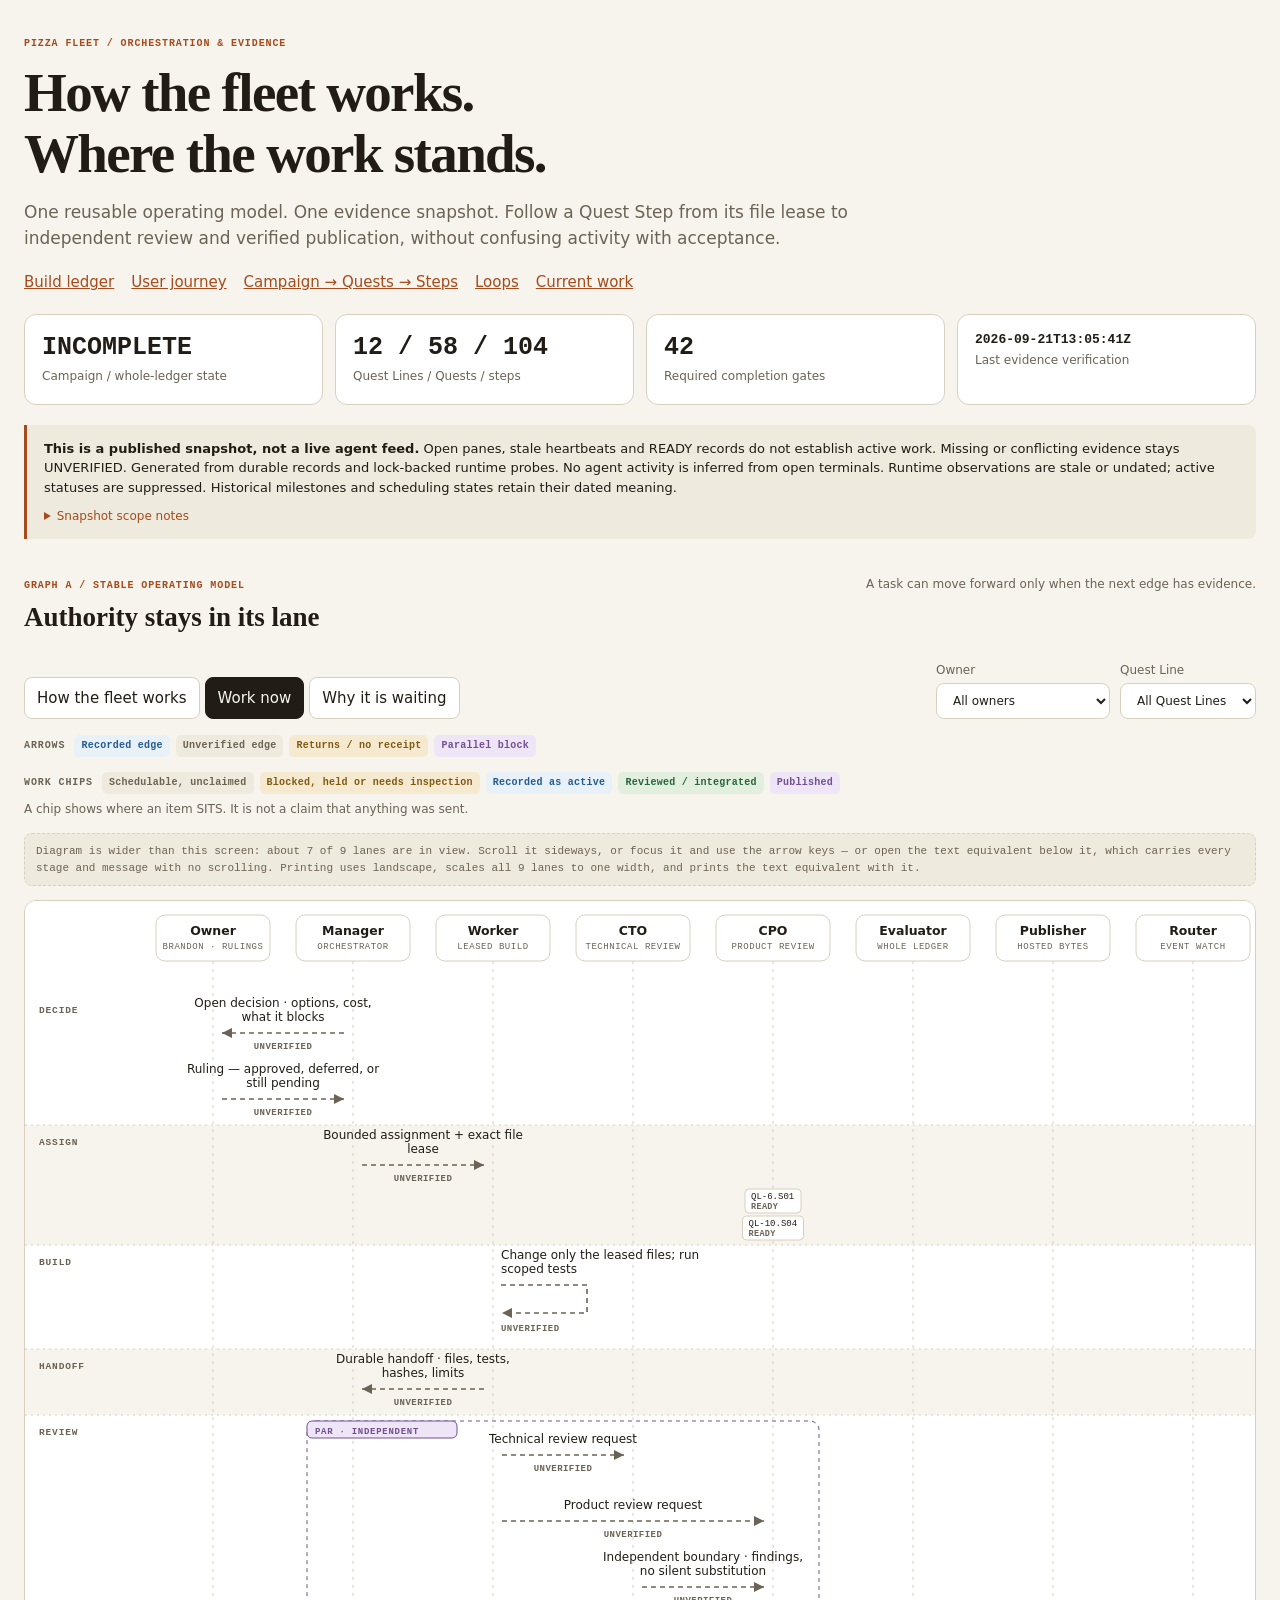
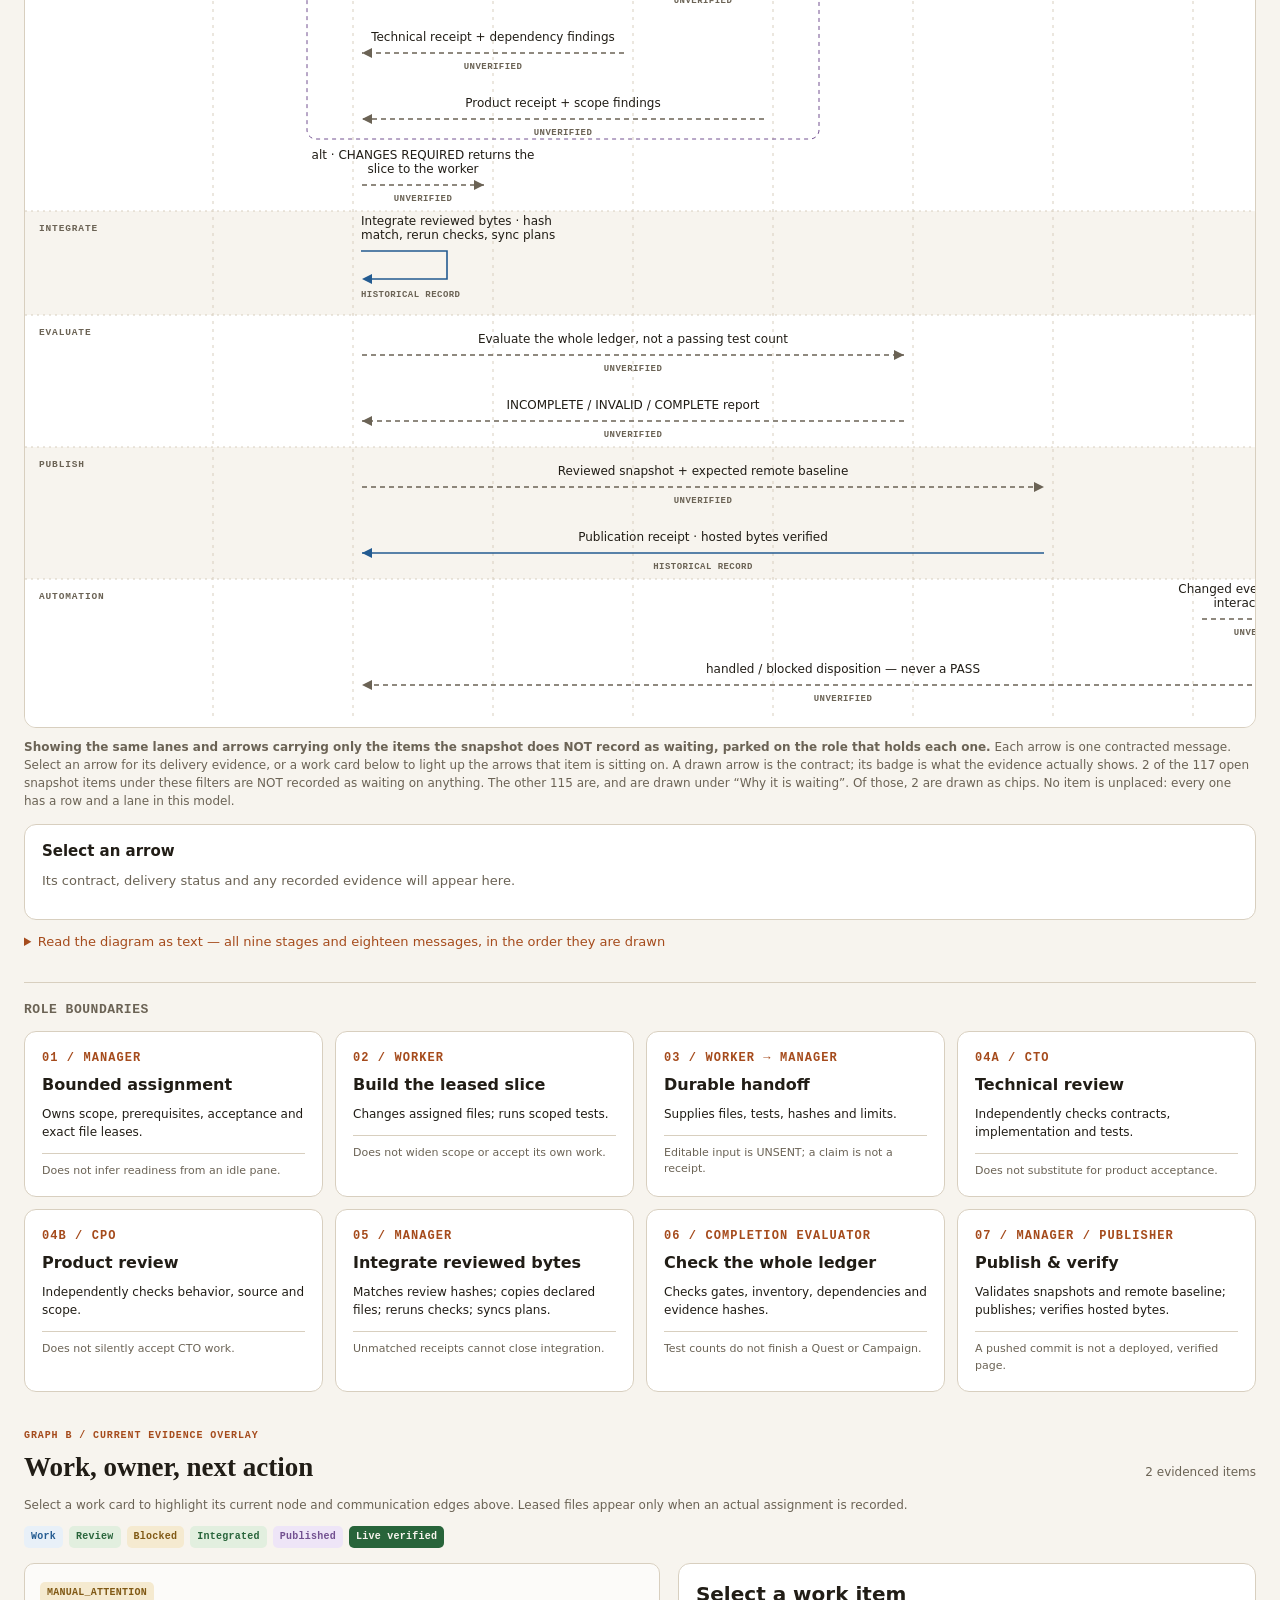
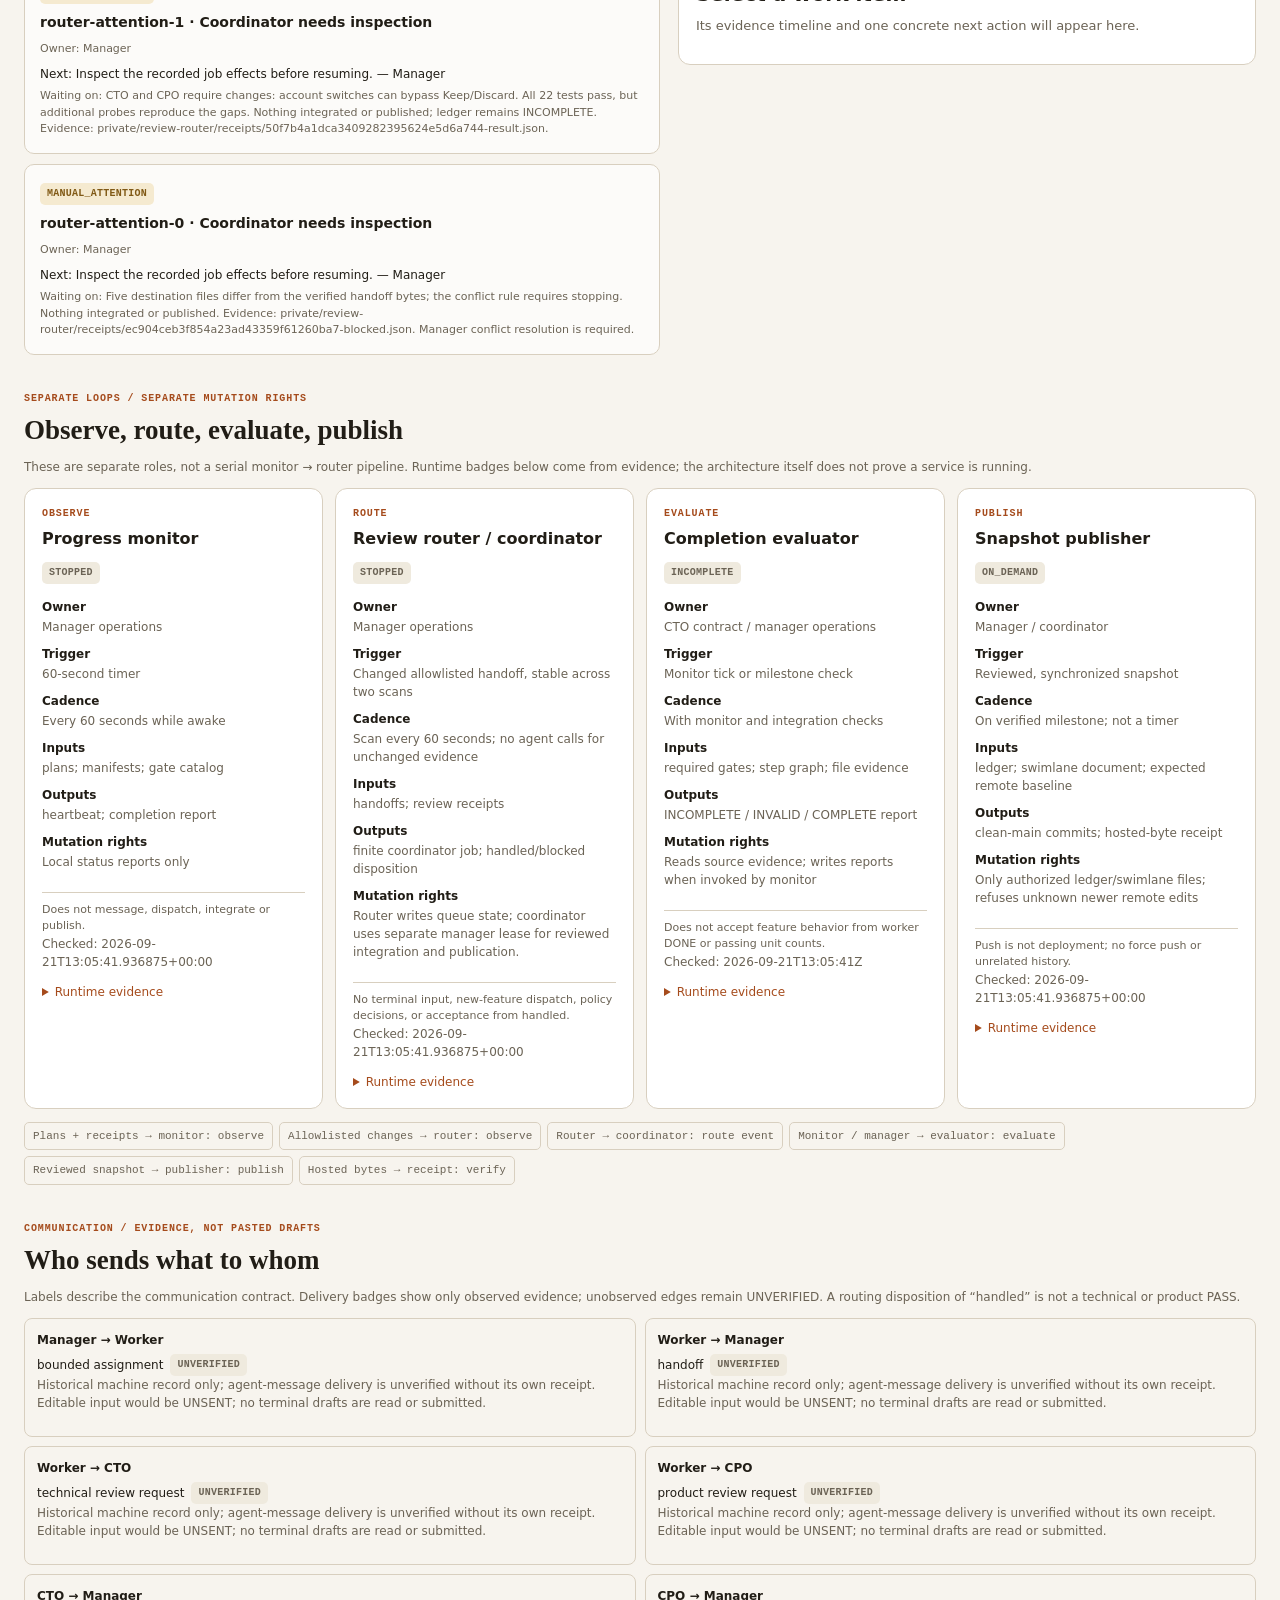
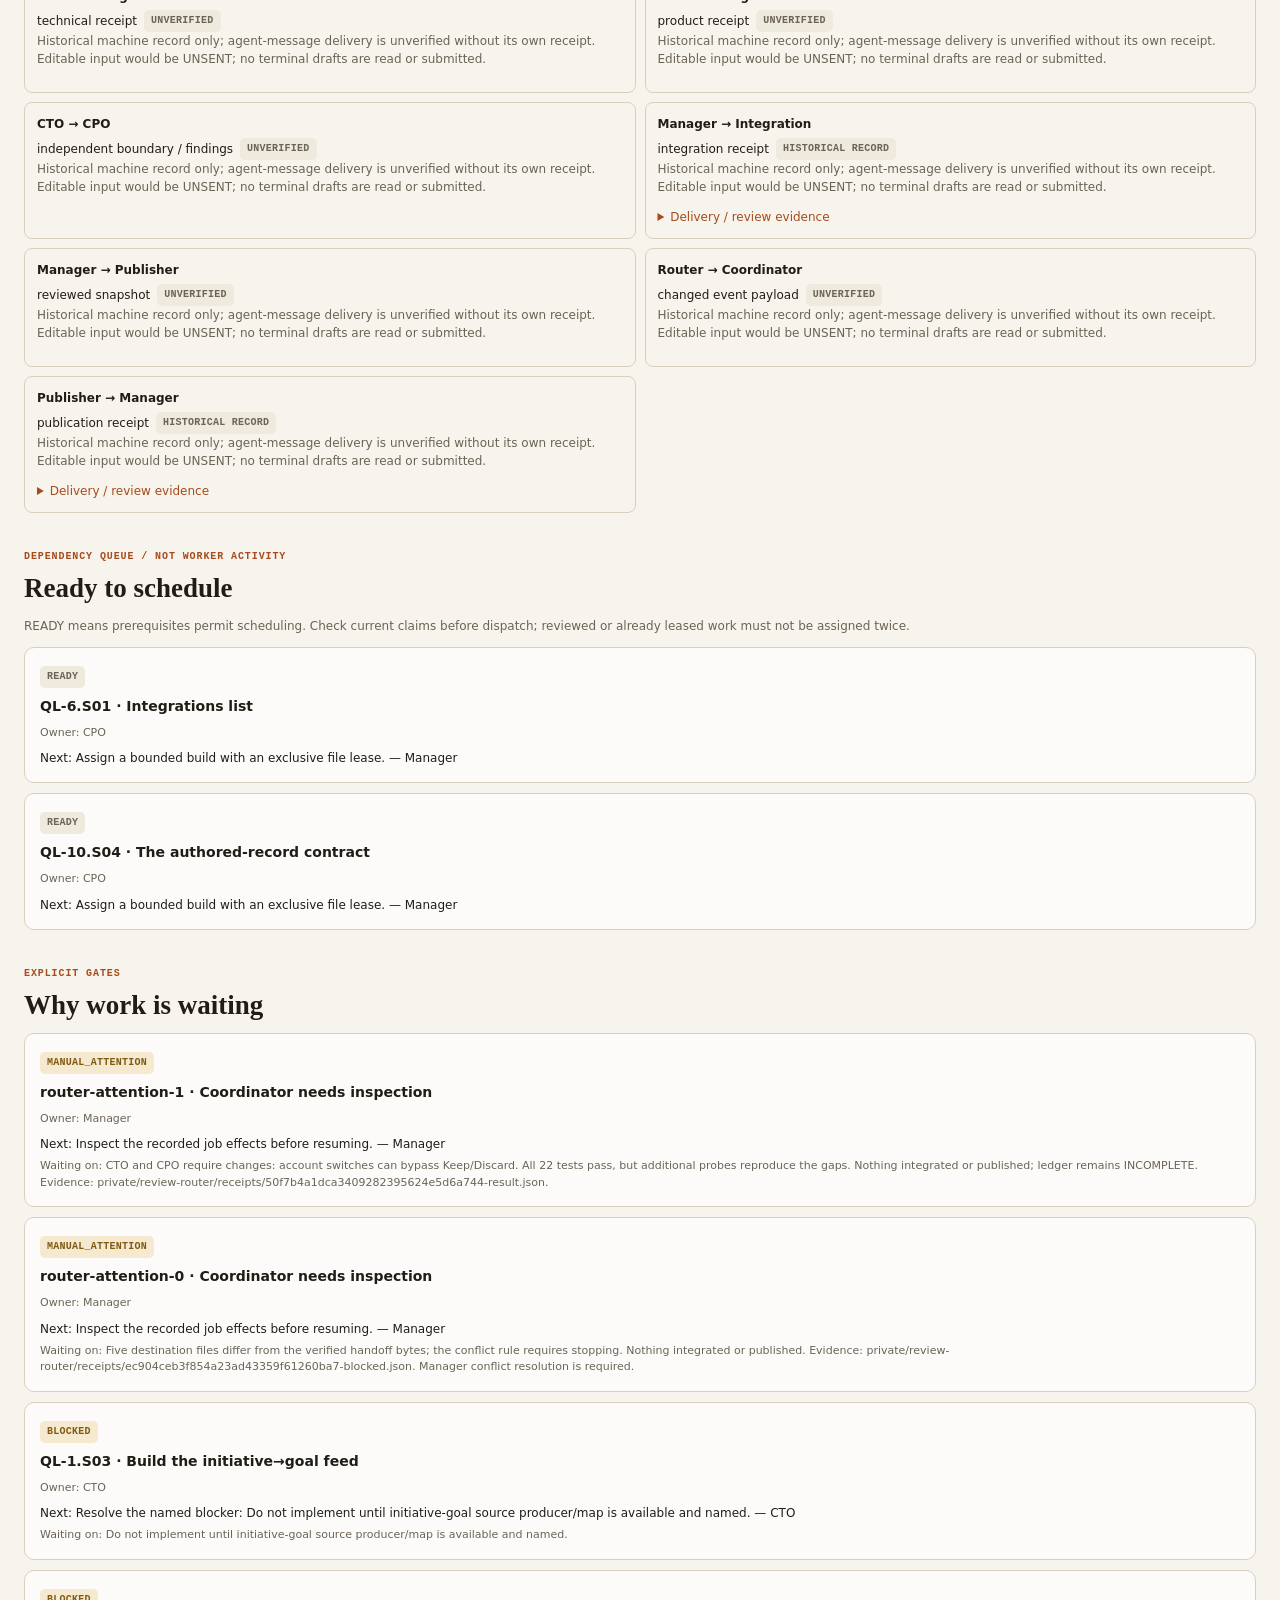
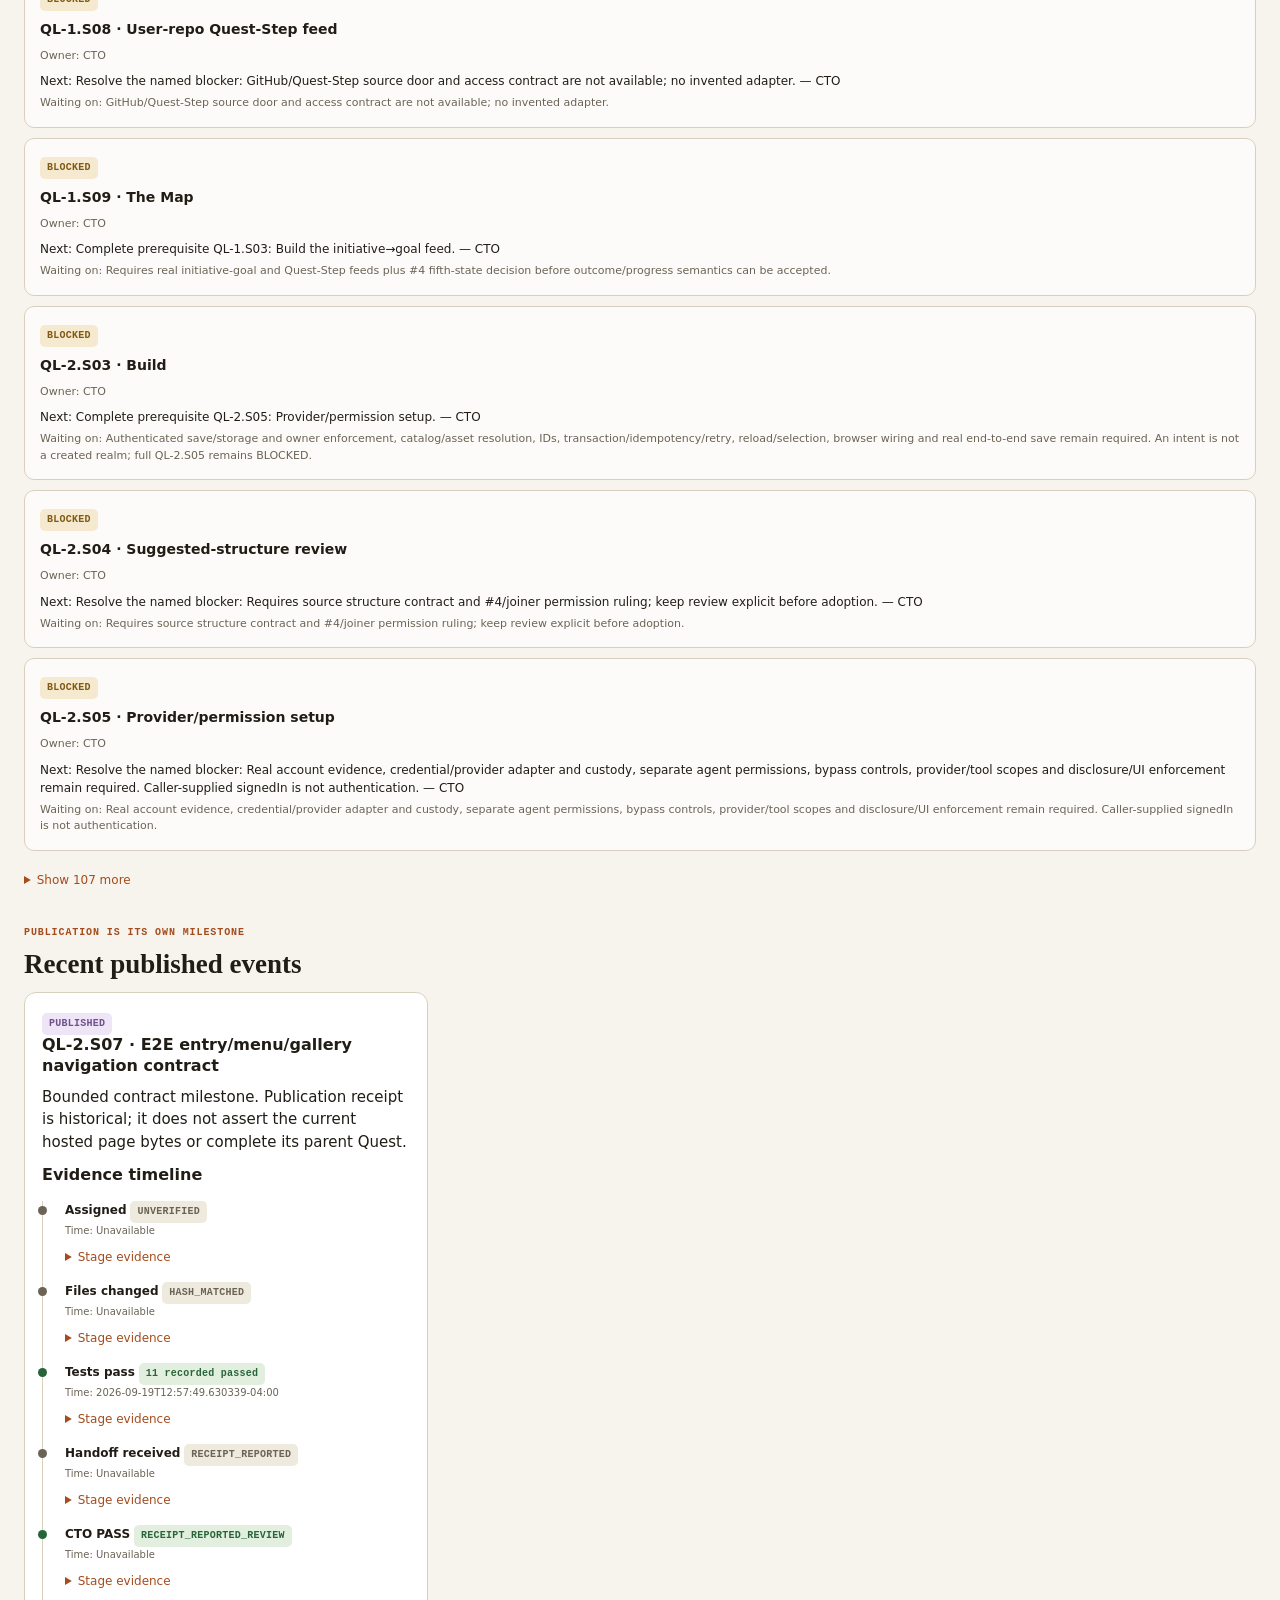
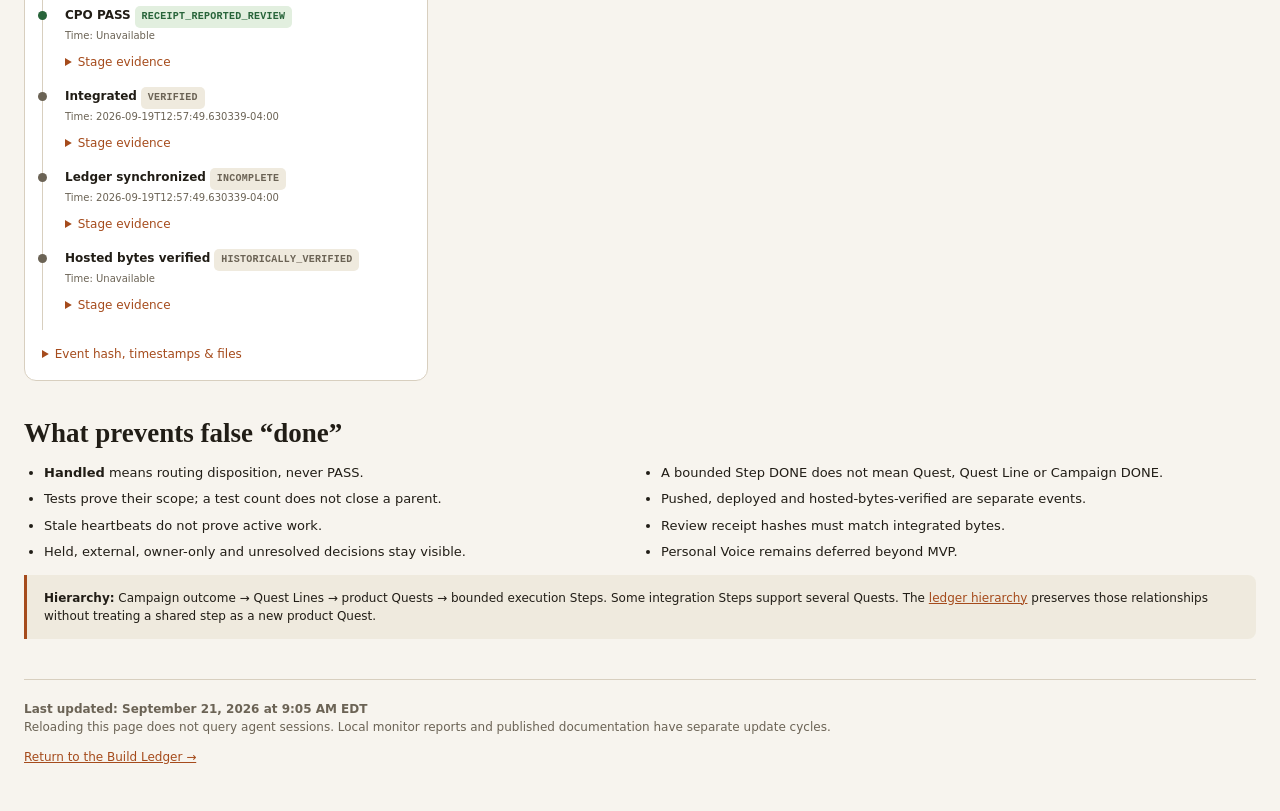
<file: agent-swimlanes.html>
<!doctype html><html lang="en"><head><meta charset="utf-8"><meta name="viewport" content="width=device-width,initial-scale=1"><title>The fleet at work · Agent swimlanes</title><style>
:root{color-scheme:light dark;--bg:#f7f4ee;--surface:#fff;--soft:#efeade;--ink:#211d16;--muted:#6b6355;--line:#d8cfbf;--accent:#a54b1c;--blue:#235b91;--blue-bg:#e8f0f8;--green:#28643a;--green-bg:#e2efdf;--amber:#805915;--amber-bg:#f5ead0;--purple:#725090;--purple-bg:#eee5f7}
@media(prefers-color-scheme:dark){:root{--bg:#14161d;--surface:#1b1e27;--soft:#242938;--ink:#e9e6de;--muted:#b0b7c6;--line:#3c4353;--accent:#f1ac64;--blue:#a9cfff;--blue-bg:#23354b;--green:#a0ddb0;--green-bg:#233b2a;--amber:#f0cd8a;--amber-bg:#40331d;--purple:#d4b6f2;--purple-bg:#382a48}}
*{box-sizing:border-box}body{margin:0;background:var(--bg);color:var(--ink);font:15px/1.5 system-ui,sans-serif}main{max-width:1440px;margin:auto;padding:36px 24px 60px}h1{font:600 clamp(32px,5vw,55px)/1.1 Georgia,serif;letter-spacing:-.03em;margin:12px 0 16px}h2{font:600 27px/1.2 Georgia,serif;margin:0 0 12px}h3{font-size:16px;line-height:1.3;margin:0 0 9px}p{margin:0 0 12px}a{color:var(--accent)}button,select{font:inherit;color:var(--ink);background:var(--surface);border:1px solid var(--line);border-radius:8px;padding:9px 12px}button{cursor:pointer}button:hover,select:hover{border-color:var(--accent)}:focus-visible{outline:3px solid var(--blue);outline-offset:4px}.eyebrow{font:600 10px/1.5 ui-monospace,monospace;letter-spacing:.09em;text-transform:uppercase;color:var(--accent);margin-bottom:8px}.intro{max-width:850px;color:var(--muted);font-size:17px}nav{display:flex;flex-wrap:wrap;gap:17px;margin:20px 0}.notice{padding:14px 17px;border-left:3px solid var(--accent);background:var(--soft);border-radius:0 8px 8px 0;font-size:13px}.notice.warn{border-left-color:var(--amber);margin-top:12px}.muted{color:var(--muted)}.cards{display:grid;grid-template-columns:repeat(4,minmax(0,1fr));gap:12px}.card,.node{border:1px solid var(--line);background:var(--surface);border-radius:12px;padding:17px;min-width:0}.metrics{margin:20px 0}.metric strong{display:block;font:600 25px/1.3 ui-monospace,monospace;overflow-wrap:anywhere}
.metric strong:not(:has(*)){font-size:clamp(15px,2.1vw,25px)}.metric span{font-size:12px;color:var(--muted)}section{margin-top:36px}.toolbar{display:flex;gap:10px;align-items:end;flex-wrap:wrap;padding:16px 0}.modes{display:flex;gap:5px;flex-wrap:wrap;margin-right:auto}.modes button[aria-pressed=true]{background:var(--ink);color:var(--bg);border-color:var(--ink)}label{font-size:12px;color:var(--muted)}label select{display:block;margin-top:4px;max-width:220px}.badge{display:inline-block;font:600 10px/1.4 ui-monospace,monospace;letter-spacing:.025em;padding:4px 7px;border-radius:5px;background:var(--soft);color:var(--muted);overflow-wrap:anywhere}.badge.work{background:var(--blue-bg);color:var(--blue)}.badge.review,.badge.integrated{background:var(--green-bg);color:var(--green)}.badge.block{background:var(--amber-bg);color:var(--amber)}.badge.published{background:var(--purple-bg);color:var(--purple)}.badge.verified{background:var(--green);color:var(--bg)}.legend{display:flex;flex-wrap:wrap;gap:6px;margin-bottom:15px;align-items:center}.legend-key{font:600 10px/1.4 ui-monospace,monospace;letter-spacing:.09em;text-transform:uppercase;color:var(--muted);margin-right:3px}.graph{display:grid;grid-template-columns:repeat(4,minmax(0,1fr));gap:12px}.node{position:relative;transition:border-color .15s,background .15s}.node p{font-size:12px}.limit{font-size:11px!important;color:var(--muted);padding-top:9px;border-top:1px solid var(--line);margin-bottom:0}.node.selected{border:2px solid var(--blue);padding:16px;background:var(--blue-bg)}.node-overlay:empty{display:none}.node-overlay{border-top:1px dashed var(--blue);margin-top:12px;padding-top:10px;font-size:12px;color:var(--blue)}.edge-strip{display:flex;gap:6px;flex-wrap:wrap;margin:13px 0;font:11px/1.5 ui-monospace,monospace}.edge-strip span{border:1px solid var(--line);border-radius:5px;padding:5px 8px;color:var(--muted)}.edge-strip span.selected{color:var(--blue);border-color:var(--blue);background:var(--blue-bg)}.section-title{display:flex;gap:15px;justify-content:space-between;align-items:baseline}.split{display:grid;grid-template-columns:minmax(0,1.1fr) minmax(0,1fr);gap:18px}.work-list{display:grid;gap:10px;align-content:start}.work-card{padding:15px;border:1px solid var(--line);border-radius:10px;background:color-mix(in srgb,var(--surface) 65%,transparent);text-align:left;width:100%}.work-card[aria-pressed=true]{border:2px solid var(--blue);padding:14px;background:var(--blue-bg)}.work-card strong{display:block;margin:8px 0;font-size:14px}.work-card .next{display:block;font-size:12px;margin-top:8px}.work-card small{display:block;color:var(--muted);font-size:11px;margin-top:5px}.detail{align-self:start;min-width:0}.detail p{font-size:13px}.detail h3{font-size:20px}.empty{padding:18px;border:1px dashed var(--line);border-radius:8px;color:var(--muted);font-size:13px}.timeline{list-style:none;padding:0;margin:15px 0}.timeline li{padding:0 0 16px 22px;border-left:1px solid var(--line);position:relative;font-size:12px}.timeline li:before{content:'';position:absolute;left:-5px;top:5px;width:9px;height:9px;background:var(--muted);border-radius:50%}.timeline li.work:before{background:var(--blue)}.timeline li.review:before,.timeline li.integrated:before{background:var(--green)}.timeline li.block:before{background:var(--amber)}.timeline li.published:before{background:var(--purple)}.timeline li.verified:before{background:var(--green)}.timeline small{display:block;color:var(--muted)}details{margin-top:10px;font-size:12px}summary{cursor:pointer;color:var(--accent)}code{font:11px/1.5 ui-monospace,monospace;overflow-wrap:anywhere}pre{white-space:pre-wrap;overflow-wrap:anywhere;font:11px/1.5 ui-monospace,monospace;background:var(--soft);padding:10px;border-radius:6px}.evidence-list{padding-left:18px}.evidence-list li{margin:7px 0}dl{display:grid;grid-template-columns:1fr;gap:2px;margin:14px 0;font-size:12px}dt{font-weight:650}dd{margin:0 0 7px;color:var(--muted)}.communications{display:grid;grid-template-columns:repeat(2,minmax(0,1fr));gap:9px}.communication{padding:12px;border:1px solid var(--line);border-radius:8px;font-size:12px}.communication strong{display:block;margin-bottom:5px}.communication.selected{border-color:var(--blue);background:var(--blue-bg)}.comm-status{display:flex;gap:7px;align-items:center;flex-wrap:wrap}.protections{display:grid;grid-template-columns:repeat(2,minmax(0,1fr));gap:7px 22px;font-size:13px;padding-left:20px}.small{font-size:12px}.recent-list{display:grid;grid-template-columns:repeat(3,minmax(0,1fr));gap:10px}footer{margin-top:40px;padding-top:20px;border-top:1px solid var(--line);color:var(--muted);font-size:12px}[hidden]{display:none!important}.js-only{display:none}.js .js-only{display:flex}.js-inline{display:none}.js .js-inline{display:inline}
@media(max-width:1050px){.cards,.graph{grid-template-columns:repeat(2,minmax(0,1fr))}.split{grid-template-columns:1fr}.recent-list{grid-template-columns:1fr}.modes{width:100%}}
@media(max-width:580px){main{padding:25px 16px 40px}.graph,.cards.loops,.communications,.protections{grid-template-columns:1fr}.cards.metrics{grid-template-columns:repeat(2,minmax(0,1fr))}.metric strong{font-size:18px}.intro{font-size:15px}.section-title{display:block}.toolbar{align-items:stretch}.modes button{flex:1;font-size:12px;padding:9px 7px}label{flex:1}label select{width:100%;max-width:none}.node p{font-size:13px}}
@media(prefers-reduced-motion:reduce){*{transition:none!important}}@media print{.toolbar{display:none!important}main{max-width:none}section,.node,.card{break-inside:avoid}body{background:white;color:black}}
/* Sequence swimlane: one lane per role, one arrow per message. */
.seq{display:none;margin:14px 0 0;border:1px solid var(--line);border-radius:12px;background:var(--surface);overflow-x:auto;overflow-y:hidden}
.js .seq{display:block}
.js .seq-fallback{display:none}
.js #seq-text .seq-fallback{display:block}
#seq-text{margin-top:12px}
#seq-text summary{font-size:13px}
.seq-fallback{margin:14px 0 0;padding-left:20px;font-size:13px}.seq-fallback li{margin:7px 0}.seq-fallback b{font-weight:650}
.seq svg{display:block;height:auto}
.seq .band{stroke:none}
.seq .stage-label{font:600 9.5px/1 ui-monospace,monospace;letter-spacing:.09em;text-transform:uppercase;fill:var(--muted)}
.seq .stage-rule{stroke:var(--line);stroke-width:1;stroke-dasharray:2 4}
.seq .actor-box{fill:var(--surface);stroke:var(--line);stroke-width:1}
.seq .actor-role{font:650 12.5px/1 system-ui,sans-serif;fill:var(--ink)}
.seq .actor-kind{font:9px/1 ui-monospace,monospace;letter-spacing:.06em;text-transform:uppercase;fill:var(--muted)}
.seq .lifeline{stroke:var(--line);stroke-width:1;stroke-dasharray:3 5}
.seq .msg .wire{stroke:var(--blue);stroke-width:1.6;fill:none}
.seq .msg .head{fill:var(--blue);stroke:none}
.seq .msg .label{font:12px/1.3 system-ui,sans-serif;fill:var(--ink)}
.seq .msg .state{font:600 9px/1 ui-monospace,monospace;letter-spacing:.05em;fill:var(--muted)}
.seq .msg .hit{fill:transparent;stroke:none;cursor:pointer}
.seq .msg.dashed .wire{stroke:var(--muted);stroke-dasharray:5 4}
.seq .msg.dashed .head{fill:var(--muted)}
.seq .msg:hover .label,.seq .msg:focus .label{fill:var(--accent)}
.seq .msg:focus{outline:none}
.seq .msg:focus .hit{fill:color-mix(in srgb,var(--blue) 12%,transparent)}
.seq .msg.selected .wire{stroke:var(--accent);stroke-width:2.6}
.seq .msg.selected .head{fill:var(--accent)}
.seq .msg.selected .label{fill:var(--accent);font-weight:650}
.seq .group-box{fill:none;stroke:var(--purple);stroke-width:1;stroke-dasharray:4 4}
.seq .group-tab{fill:var(--purple-bg);stroke:var(--purple);stroke-width:1}
.seq .group-label{font:650 9px/1 ui-monospace,monospace;letter-spacing:.08em;text-transform:uppercase;fill:var(--purple)}
.seq .chip{cursor:pointer}
.seq .chip:focus{outline:none}
.seq .chip-box{fill:var(--surface);stroke:var(--line);stroke-width:1}
.seq .chip-text{font:9px/1 ui-monospace,monospace;fill:var(--ink)}
.seq .chip-state{font:650 8.5px/1 ui-monospace,monospace;letter-spacing:.04em;fill:var(--muted)}
.seq .chip:hover .chip-box,.seq .chip:focus .chip-box{stroke:var(--accent);stroke-width:1.6}
.seq .chip.work .chip-box{fill:var(--blue-bg);stroke:var(--blue)}.seq .chip.work .chip-text,.seq .chip.work .chip-state{fill:var(--blue)}
.seq .chip.block .chip-box{fill:var(--amber-bg);stroke:var(--amber)}.seq .chip.block .chip-text,.seq .chip.block .chip-state{fill:var(--amber)}
.seq .chip.review .chip-box,.seq .chip.integrated .chip-box,.seq .chip.verified .chip-box{fill:var(--green-bg);stroke:var(--green)}.seq .chip.review .chip-text,.seq .chip.integrated .chip-text,.seq .chip.verified .chip-text,.seq .chip.review .chip-state,.seq .chip.integrated .chip-state,.seq .chip.verified .chip-state{fill:var(--green)}
.seq .chip.published .chip-box{fill:var(--purple-bg);stroke:var(--purple)}.seq .chip.published .chip-text,.seq .chip.published .chip-state{fill:var(--purple)}
.seq .chip-more{cursor:pointer}
.seq .chip-more .more-box{fill:var(--soft);stroke:var(--line);stroke-width:1;stroke-dasharray:3 3}
.seq .chip-more .more-text{font:8.5px/1 ui-monospace,monospace;fill:var(--muted)}
.seq .chip-more:focus{outline:none}
.seq .chip-more:hover .more-box,.seq .chip-more:focus .more-box{stroke:var(--accent);stroke-dasharray:none}
.seq .chip-more:hover .more-text,.seq .chip-more:focus .more-text{fill:var(--accent)}
.seq-detail{margin-top:14px;display:none}
.js .seq-detail{display:block}
.seq-detail h3{font-size:15px}
.bucket-list{display:grid;gap:9px;margin-top:12px;max-height:430px;overflow-y:auto;padding-right:4px}
.seq-hint{font-size:12px;color:var(--muted);margin:10px 0 0}
.seq-scroll{font:11px/1.5 ui-monospace,monospace;color:var(--muted);margin:14px 0 0;padding:9px 11px;border:1px dashed var(--line);border-radius:8px;background:var(--soft)}
.seq-fallback-note{font-size:13px;color:var(--muted);margin:14px 0 0}
.role-heading{font:600 13px/1.4 ui-monospace,monospace;letter-spacing:.04em;text-transform:uppercase;color:var(--muted);margin:30px 0 12px;padding-top:18px;border-top:1px solid var(--line)}
.js .seq-fallback-note{display:none}
@media(max-width:580px){.seq{border-radius:10px}.seq-hint{font-size:11px}}
@media print{
  @page{size:landscape;margin:12mm}
  :root{--bg:#fff;--surface:#fff;--soft:#f2efe8;--ink:#141210;--muted:#4a453c;--line:#b9b0a0;--accent:#8d3f18;--blue:#1b4a78;--blue-bg:#eaf1f8;--green:#1f5330;--green-bg:#e6f1e3;--amber:#6a4910;--amber-bg:#f7edd6;--purple:#5d4177;--purple-bg:#f0e8f8}
  .seq{overflow:visible;border:none;background:none}.seq svg{width:100%!important;height:auto!important}
  .js .seq-fallback{display:block}.seq-detail,.seq-scroll{display:none!important}
  #seq-text summary{list-style:none}#seq-text summary::-webkit-details-marker{display:none}
  .seq .band{display:none}.seq .chip-box,.seq .actor-box,.seq .more-box{fill:none}}
</style></head><body><main>
<header><p class="eyebrow">Pizza Fleet / orchestration & evidence</p><h1>How the fleet works.<br>Where the work stands.</h1><p class="intro">One reusable operating model. One evidence snapshot. Follow a Quest Step from its file lease to independent review and verified publication, without confusing activity with acceptance.</p><nav aria-label="Project views"><a href="build-ledger.html">Build ledger</a><a href="build-ledger.html#user-flow">User journey</a><a href="build-ledger.html#build-hierarchy">Campaign → Quests → Steps</a><a href="#loops">Loops</a><a href="#work">Current work</a></nav></header>
<div class="cards metrics"><div class="card metric"><strong id="campaign-state">Not verified in this view</strong><span>Campaign / whole-ledger state</span></div><div class="card metric"><strong id="inventory">Not read here</strong><span>Quest Lines / Quests / steps</span></div><div class="card metric"><strong id="gates">Not read here</strong><span>Required completion gates</span></div><div class="card metric"><strong id="verified-at">Not read here</strong><span>Last evidence verification</span></div></div>
<p class="notice"><strong>This is a published snapshot, not a live agent feed.</strong> Open panes, stale heartbeats and READY records do not establish active work. Missing or conflicting evidence stays UNVERIFIED. <span id="snapshot-note"></span></p>
<p class="notice warn" id="eval-notice" hidden></p>
<noscript><p class="notice">JavaScript is off. Graph A below explains the full operating model, communication boundaries and safeguards. Current work cannot be verified from this fallback; use the <a href="build-ledger.html">published ledger</a> for its dated snapshot. No active worker or completed milestone is inferred.</p></noscript>
<section id="pattern"><div class="section-title"><div><p class="eyebrow">Graph A / stable operating model</p><h2>Authority stays in its lane</h2></div><p class="small muted">A task can move forward only when the next edge has evidence.</p></div>
<div class="toolbar js-only"><div class="modes" role="group" aria-label="Diagram mode"><button type="button" data-mode="model" aria-pressed="false">How the fleet works</button><button type="button" data-mode="now" aria-pressed="true">Work now</button><button type="button" data-mode="waiting" aria-pressed="false">Why it is waiting</button></div><label>Owner<select id="owner-filter"><option value="">All owners</option></select></label><label>Quest Line<select id="ql-filter"><option value="">All Quest Lines</option></select></label></div>
<div class="legend"><span class="legend-key">Arrows</span><span class="badge work">Recorded edge</span><span class="badge">Unverified edge</span><span class="badge block">Returns / no receipt</span><span class="badge published">Parallel block</span></div>
<div class="legend js-only" id="chip-legend"><span class="legend-key">Work chips</span><span class="badge">Schedulable, unclaimed</span><span class="badge block">Blocked, held or needs inspection</span><span class="badge work">Recorded as active</span><span class="badge review">Reviewed / integrated</span><span class="badge published">Published</span><span class="small muted">A chip shows where an item SITS. It is not a claim that anything was sent.</span></div>
<p class="seq-scroll" id="seq-scroll" hidden></p>
<div class="seq" id="seq" tabindex="0" role="group" aria-label="Delivery sequence diagram, scrollable"><svg id="sequence" role="img" aria-labelledby="seq-title"><title id="seq-title">Delivery sequence. One lane per role, one arrow per message, read top to bottom from assignment through verified publication.</title></svg></div>
<p class="seq-hint"><strong id="seq-caption">Two views of one diagram: the operating model, and that same model carrying current Campaign work.</strong> Each arrow is one contracted message. <span class="js-inline">Select an arrow for its delivery evidence, or a work card below to light up the arrows that item is sitting on. </span>A drawn arrow is the contract; its badge is what the evidence actually shows. <span id="seq-cap-note"></span></p>
<article id="seq-detail" class="card detail seq-detail" aria-live="polite"><h3>Select an arrow</h3><p class="muted">Its contract, delivery status and any recorded evidence will appear here.</p></article>
<p class="seq-fallback-note">Text equivalent of the diagram: its nine stages and all eighteen contracted messages, in the order they are drawn. Delivery state is not shown here — no message below is claimed as sent, received or acted on.</p>
<ol class="seq-fallback"><li><b>Decide</b> — <b>Manager → Owner</b>: an open decision with its options, cost and what it blocks. <b>Owner → Manager</b>: the ruling — approved, deferred, or still pending.</li><li><b>Assign</b> — <b>Manager → Worker</b>: bounded assignment with an exact file lease.</li><li><b>Build</b> — <b>Worker</b>: changes only the leased files and runs scoped tests.</li><li><b>Handoff</b> — <b>Worker → Manager</b>: durable handoff — files, tests, hashes, limits.</li><li><b>Review</b> — <b>Worker → CTO</b> and <b>Worker → CPO</b> run in parallel and independently. <b>CTO → CPO</b>: findings cross the boundary with no silent substitution. <b>CTO → Manager</b> and <b>CPO → Manager</b>: separate technical and product receipts. <b>Manager → Worker</b>: CHANGES REQUIRED returns the slice to the worker.</li><li><b>Integrate</b> — <b>Manager</b>: integrates reviewed bytes — hash match, rerun checks, sync plans.</li><li><b>Evaluate</b> — <b>Manager → Evaluator</b>: evaluate the whole ledger, not a passing test count. <b>Evaluator → Manager</b>: INCOMPLETE / INVALID / COMPLETE report.</li><li><b>Publish</b> — <b>Manager → Publisher</b>: reviewed snapshot and expected remote baseline. <b>Publisher → Manager</b>: publication receipt with hosted bytes verified.</li><li><b>Automation</b> — <b>Router → Coordinator</b>: changed event payload, no interactive input. <b>Coordinator → Manager</b>: handled / blocked disposition — never a PASS.</li></ol>
<h3 class="role-heading">Role boundaries</h3>
<div class="graph"><article class="node" id="node-assign" data-node="assign" tabindex="-1"><p class="eyebrow">01 / Manager</p><h3>Bounded assignment</h3><p>Owns scope, prerequisites, acceptance and exact file leases.</p><p class="limit">Does not infer readiness from an idle pane.</p><div class="node-overlay" aria-label="Selected work"></div></article><article class="node" id="node-build" data-node="build" tabindex="-1"><p class="eyebrow">02 / Worker</p><h3>Build the leased slice</h3><p>Changes assigned files; runs scoped tests.</p><p class="limit">Does not widen scope or accept its own work.</p><div class="node-overlay" aria-label="Selected work"></div></article><article class="node" id="node-handoff" data-node="handoff" tabindex="-1"><p class="eyebrow">03 / Worker → manager</p><h3>Durable handoff</h3><p>Supplies files, tests, hashes and limits.</p><p class="limit">Editable input is UNSENT; a claim is not a receipt.</p><div class="node-overlay" aria-label="Selected work"></div></article><article class="node" id="node-cto" data-node="cto" tabindex="-1"><p class="eyebrow">04a / CTO</p><h3>Technical review</h3><p>Independently checks contracts, implementation and tests.</p><p class="limit">Does not substitute for product acceptance.</p><div class="node-overlay" aria-label="Selected work"></div></article><article class="node" id="node-cpo" data-node="cpo" tabindex="-1"><p class="eyebrow">04b / CPO</p><h3>Product review</h3><p>Independently checks behavior, source and scope.</p><p class="limit">Does not silently accept CTO work.</p><div class="node-overlay" aria-label="Selected work"></div></article><article class="node" id="node-integrate" data-node="integrate" tabindex="-1"><p class="eyebrow">05 / Manager</p><h3>Integrate reviewed bytes</h3><p>Matches review hashes; copies declared files; reruns checks; syncs plans.</p><p class="limit">Unmatched receipts cannot close integration.</p><div class="node-overlay" aria-label="Selected work"></div></article><article class="node" id="node-evaluate" data-node="evaluate" tabindex="-1"><p class="eyebrow">06 / Completion evaluator</p><h3>Check the whole ledger</h3><p>Checks gates, inventory, dependencies and evidence hashes.</p><p class="limit">Test counts do not finish a Quest or Campaign.</p><div class="node-overlay" aria-label="Selected work"></div></article><article class="node" id="node-publish" data-node="publish" tabindex="-1"><p class="eyebrow">07 / Manager / publisher</p><h3>Publish & verify</h3><p>Validates snapshots and remote baseline; publishes; verifies hosted bytes.</p><p class="limit">A pushed commit is not a deployed, verified page.</p><div class="node-overlay" aria-label="Selected work"></div></article></div>
</section>
<section id="work" class="snapshot-section"><p class="eyebrow">Graph B / current evidence overlay</p><div class="section-title"><h2>Work, owner, next action</h2><p id="work-count" class="small muted">Loading verified snapshot…</p></div><p class="small muted">Select a work card to highlight its current node and communication edges above. Leased files appear only when an actual assignment is recorded.</p><div class="legend"><span class="badge work">Work</span><span class="badge review">Review</span><span class="badge block">Blocked</span><span class="badge integrated">Integrated</span><span class="badge published">Published</span><span class="badge verified">Live verified</span></div><div class="split"><div id="work-list" class="work-list"><p class="empty">Current work needs a valid evidence snapshot.</p></div><article id="selected-detail" class="card detail" aria-live="polite"><h3>Select a work item</h3><p class="muted">Its evidence timeline and one concrete next action will appear here.</p></article></div></section>
<section id="loops"><p class="eyebrow">Separate loops / separate mutation rights</p><h2>Observe, route, evaluate, publish</h2><p class="small muted">These are separate roles, not a serial monitor → router pipeline. Runtime badges below come from evidence; the architecture itself does not prove a service is running.</p><div class="cards loops"><article class="loop card" data-loop="monitor"><p class="eyebrow">Observe</p><h3>Progress monitor</h3><span class="badge" data-loop-status="monitor">Runtime unverified</span><dl><dt>Owner</dt><dd>Manager / infrastructure</dd><dt>Trigger / cadence</dt><dd>Every 60 seconds while running</dd><dt>Inputs</dt><dd>Plans, manifests, catalog</dd><dt>Outputs</dt><dd>Heartbeat + completion reports</dd><dt>Mutation rights</dt><dd>Local reports only</dd></dl><p class="limit">Does not message, dispatch, integrate or publish.</p></article><article class="loop card" data-loop="router"><p class="eyebrow">Route</p><h3>Review router / coordinator</h3><span class="badge" data-loop-status="router">Runtime unverified</span><dl><dt>Owner</dt><dd>Manager / infrastructure</dd><dt>Trigger / cadence</dt><dd>Allowlisted handoff or receipt changes; hash + debounce</dd><dt>Inputs</dt><dd>Changed event payload</dd><dt>Outputs</dt><dd>Finite coordinator job; handled / blocked receipt</dd><dt>Mutation rights</dt><dd>Router state and explicitly assigned coordinator work</dd></dl><p class="limit">Does not type into panes or accept product work.</p></article><article class="loop card" data-loop="evaluator"><p class="eyebrow">Evaluate</p><h3>Completion evaluator</h3><span class="badge" data-loop-status="evaluator">Runtime unverified</span><dl><dt>Owner</dt><dd>CTO contract / manager operation</dd><dt>Trigger / cadence</dt><dd>Monitor tick or explicit acceptance pass</dd><dt>Inputs</dt><dd>Gate states, step graph, inventory, evidence hashes</dd><dt>Outputs</dt><dd>INCOMPLETE / INVALID / completion evidence</dd><dt>Mutation rights</dt><dd>Evaluation report only</dd></dl><p class="limit">Does not trust a worker’s DONE claim as acceptance.</p></article><article class="loop card" data-loop="publisher"><p class="eyebrow">Publish</p><h3>Snapshot publisher</h3><span class="badge" data-loop-status="publisher">Runtime unverified</span><dl><dt>Owner</dt><dd>Manager</dd><dt>Trigger / cadence</dt><dd>Reviewed snapshot ready for authorized publication</dd><dt>Inputs</dt><dd>Ledger/swimlane bytes + remote baseline</dd><dt>Outputs</dt><dd>Publication receipt + hosted byte verification</dd><dt>Mutation rights</dt><dd>Authorized snapshot paths from clean remote-main parents</dd></dl><p class="limit">Does not turn a push into proof of deployment.</p></article></div><div class="edge-strip" aria-label="Loop architecture edges"><span>Plans + receipts → monitor: observe</span><span>Allowlisted changes → router: observe</span><span>Router → coordinator: route event</span><span>Monitor / manager → evaluator: evaluate</span><span>Reviewed snapshot → publisher: publish</span><span>Hosted bytes → receipt: verify</span></div></section>
<section id="communication"><p class="eyebrow">Communication / evidence, not pasted drafts</p><h2>Who sends what to whom</h2><p class="small muted">Labels describe the communication contract. Delivery badges show only observed evidence; unobserved edges remain UNVERIFIED. A routing disposition of “handled” is not a technical or product PASS.</p><div id="communications" class="communications"><p class="empty">Worker → manager: handoff. Worker → CTO: technical review. Worker → CPO: product review. CTO + CPO → manager: independent receipts. Manager → worker: assignment + file lease. Manager → integration: scoped checks. Manager → publisher: reviewed snapshot. Router → coordinator: changed event payload. Delivery state: UNVERIFIED without snapshot data.</p></div></section>
<section id="queue" class="snapshot-section"><p class="eyebrow">Dependency queue / not worker activity</p><h2>Ready to schedule</h2><p class="small muted">READY means prerequisites permit scheduling. Check current claims before dispatch; reviewed or already leased work must not be assigned twice.</p><div id="ready-list" class="work-list"><p class="empty">Readiness unverified.</p></div></section>
<section id="blockers" class="snapshot-section"><p class="eyebrow">Explicit gates</p><h2>Why work is waiting</h2><div id="blocker-list" class="work-list"><p class="empty">Blocker inventory unverified.</p></div></section>
<section id="recent" class="snapshot-section"><p class="eyebrow">Publication is its own milestone</p><h2>Recent published events</h2><div id="recent-list" class="recent-list"><p class="empty">No publication receipt loaded.</p></div></section>
<section><h2>What prevents false “done”</h2><ul class="protections"><li><strong>Handled</strong> means routing disposition, never PASS.</li><li>A bounded Step DONE does not mean Quest, Quest Line or Campaign DONE.</li><li>Tests prove their scope; a test count does not close a parent.</li><li>Pushed, deployed and hosted-bytes-verified are separate events.</li><li>Stale heartbeats do not prove active work.</li><li>Review receipt hashes must match integrated bytes.</li><li>Held, external, owner-only and unresolved decisions stay visible.</li><li>Personal Voice remains deferred beyond MVP.</li></ul><p class="notice small"><strong>Hierarchy:</strong> Campaign outcome → Quest Lines → product Quests → bounded execution Steps. Some integration Steps support several Quests. The <a href="build-ledger.html#build-hierarchy">ledger hierarchy</a> preserves those relationships without treating a shared step as a new product Quest.</p></section>
<footer><strong>Last updated: <span id="last-updated">See the dated evidence snapshot; unverified without data.</span></strong><p>Reloading this page does not query agent sessions. Local monitor reports and published documentation have separate update cycles.</p><a href="build-ledger.html">Return to the Build Ledger →</a></footer>
<script type="application/json" id="fleet-data">{"meta": {"generated_at": "2026-09-21T13:05:41.936875+00:00", "generated_label": "September 21, 2026 at 9:05 AM EDT", "snapshot": true, "source_note": "Generated from durable records and lock-backed runtime probes. No agent activity is inferred from open terminals.", "campaign": "The Hearthbound Fleet → The Fleet Takes Flight", "counts": {"quest_lines": 12, "quests": 58, "steps": 104, "gates": 42, "done": 22, "ready": 2, "blocked": 78, "held": 2}, "evaluation": {"status": "INCOMPLETE", "checked_at": "2026-09-21T13:05:41Z"}, "scope_notes": ["Both Campaigns remain open; Campaign 2 stays locked until Campaign 1 acceptance. Chat is deferred to Campaign 2.", "Personal Voice deferred beyond MVP by owner decision.", "READY means schedulable, not assigned or active.", "Proposed write paths are not file leases."]}, "loops": [{"id": "progress-monitor", "title": "Progress monitor", "owner": "Manager operations", "trigger": "60-second timer", "inputs": ["plans", "manifests", "gate catalog"], "outputs": ["heartbeat", "completion report"], "rights": "Local status reports only", "cadence": "Every 60 seconds while awake", "limits": "Does not message, dispatch, integrate or publish.", "status": "STOPPED", "checked_at": "2026-09-21T13:05:41.936875+00:00", "evidence": [{"path": "private/execution-breakdown-2026-09-18/mvp-progress-heartbeat.json", "sha256": "9603a5086a75e29dc7de631a283ebd115a3cc6d48f265769fdbb979cd76727f0", "kind": "source"}]}, {"id": "review-router", "title": "Review router / coordinator", "owner": "Manager operations", "trigger": "Changed allowlisted handoff, stable across two scans", "inputs": ["handoffs", "review receipts"], "outputs": ["finite coordinator job", "handled/blocked disposition"], "rights": "Router writes queue state; coordinator uses separate manager lease for reviewed integration and publication.", "cadence": "Scan every 60 seconds; no agent calls for unchanged evidence", "limits": "No terminal input, new-feature dispatch, policy decisions, or acceptance from handled.", "status": "STOPPED", "checked_at": "2026-09-21T13:05:41.936875+00:00", "evidence": [{"path": "private/review-router/state.json", "sha256": "465aa7f71e48c9927014ff916a84e4d558686d645567d2ce6f2408ecf3c2dc45", "kind": "source"}]}, {"id": "completion-evaluator", "title": "Completion evaluator", "owner": "CTO contract / manager operations", "trigger": "Monitor tick or milestone check", "inputs": ["required gates", "step graph", "file evidence"], "outputs": ["INCOMPLETE / INVALID / COMPLETE report"], "rights": "Reads source evidence; writes reports when invoked by monitor", "cadence": "With monitor and integration checks", "limits": "Does not accept feature behavior from worker DONE or passing unit counts.", "status": "INCOMPLETE", "checked_at": "2026-09-21T13:05:41Z", "evidence": [{"path": "private/execution-breakdown-2026-09-18/cto-pizza-fleet-steps.json", "sha256": "8e4e067c42b85d0c840efba4afbb45d32b6159bf5740854cfcd152c9731df6c6", "kind": "source"}, {"path": "private/execution-breakdown-2026-09-18/cpo-pizza-fleet-steps.json", "sha256": "301a9ff8975508bc11962c361e2f8f3a23f59a04a50719e9e5087860b06a828e", "kind": "source"}, {"path": "private/execution-breakdown-2026-09-18/ledger-gates.json", "sha256": "beff4ccf1e448525963c72ec4df1b090cc5811e93234e455a6096615307aea9d", "kind": "source"}, {"path": "private/execution-breakdown-2026-09-18/build-hierarchy.json", "sha256": "0a8573a3e4f8c7a4206b6171dfc824c6e2cb0e8996d6ecf9d39d6b7fe100bef9", "kind": "source"}]}, {"id": "publisher", "title": "Publisher", "owner": "Manager / coordinator", "trigger": "Reviewed, synchronized snapshot", "inputs": ["ledger", "swimlane document", "expected remote baseline"], "outputs": ["clean-main commits", "hosted-byte receipt"], "rights": "Only authorized ledger/swimlane files; refuses unknown newer remote edits", "cadence": "On verified milestone; not a timer", "limits": "Push is not deployment; no force push or unrelated history.", "status": "ON_DEMAND", "checked_at": "2026-09-21T13:05:41.936875+00:00", "evidence": [{"path": "private/review-router/publish-baseline.json", "sha256": "b4647d22b28b10eb77b4b8f0d86240fb18dada18c8b4f4a55776f6fa09e39034", "kind": "source"}]}], "work": [{"id": "router-attention-1", "kind": "coordinator", "title": "Coordinator needs inspection", "ql": "Cross-cutting", "state": "MANUAL_ATTENTION", "owner": "Manager", "node_id": "handoff", "next_action": "Inspect the recorded job effects before resuming.", "next_owner": "Manager", "blocker": "CTO and CPO require changes: account switches can bypass Keep/Discard. All 22 tests pass, but additional probes reproduce the gaps. Nothing integrated or published; ledger remains INCOMPLETE. Evidence: private/review-router/receipts/50f7b4a1dca3409282395624e5d6a744-result.json.", "dependencies": [], "files": [], "lease_status": "UNVERIFIED", "verified_at": "2026-09-21T13:05:41.936875+00:00", "evidence": [{"path": "private/review-router/state.json", "sha256": "465aa7f71e48c9927014ff916a84e4d558686d645567d2ce6f2408ecf3c2dc45", "kind": "source"}], "summary": "CTO and CPO require changes: account switches can bypass Keep/Discard. All 22 tests pass, but additional probes reproduce the gaps. Nothing integrated or published; ledger remains INCOMPLETE. Evidence: private/review-router/receipts/50f7b4a1dca3409282395624e5d6a744-result.json."}, {"id": "router-attention-0", "kind": "coordinator", "title": "Coordinator needs inspection", "ql": "Cross-cutting", "state": "MANUAL_ATTENTION", "owner": "Manager", "node_id": "handoff", "next_action": "Inspect the recorded job effects before resuming.", "next_owner": "Manager", "blocker": "Five destination files differ from the verified handoff bytes; the conflict rule requires stopping. Nothing integrated or published. Evidence: private/review-router/receipts/ec904ceb3f854a23ad43359f61260ba7-blocked.json. Manager conflict resolution is required.", "dependencies": [], "files": [], "lease_status": "UNVERIFIED", "verified_at": "2026-09-21T13:05:41.936875+00:00", "evidence": [{"path": "private/review-router/state.json", "sha256": "465aa7f71e48c9927014ff916a84e4d558686d645567d2ce6f2408ecf3c2dc45", "kind": "source"}], "summary": "Five destination files differ from the verified handoff bytes; the conflict rule requires stopping. Nothing integrated or published. Evidence: private/review-router/receipts/ec904ceb3f854a23ad43359f61260ba7-blocked.json. Manager conflict resolution is required."}, {"id": "QL-1.S03", "kind": "step", "title": "Build the initiative→goal feed", "ql": "QL-1", "state": "BLOCKED", "owner": "CTO", "node_id": "build", "next_action": "Resolve the named blocker: Do not implement until initiative-goal source producer/map is available and named.", "next_owner": "CTO", "blocker": "Do not implement until initiative-goal source producer/map is available and named.", "dependencies": [{"id": "QL-1.S01", "state": "DONE", "owner": "CTO", "title": "Contract schema — bounded snapshot composition"}], "files": ["mvp/contract/initiative-goal.cjs", "test/mvp-initiative-goal.test.cjs"], "lease_status": "PROPOSED_NOT_LEASED", "verified_at": "2026-09-21T13:05:41.936875+00:00", "evidence": [{"path": "private/execution-breakdown-2026-09-18/cto-pizza-fleet-steps.json", "sha256": "8e4e067c42b85d0c840efba4afbb45d32b6159bf5740854cfcd152c9731df6c6", "kind": "source"}, {"path": "private/execution-breakdown-2026-09-18/cpo-pizza-fleet-steps.json", "sha256": "301a9ff8975508bc11962c361e2f8f3a23f59a04a50719e9e5087860b06a828e", "kind": "source"}], "summary": "Do not implement until initiative-goal source producer/map is available and named."}, {"id": "QL-1.S08", "kind": "step", "title": "User-repo Quest-Step feed", "ql": "QL-1", "state": "BLOCKED", "owner": "CTO", "node_id": "build", "next_action": "Resolve the named blocker: GitHub/Quest-Step source door and access contract are not available; no invented adapter.", "next_owner": "CTO", "blocker": "GitHub/Quest-Step source door and access contract are not available; no invented adapter.", "dependencies": [{"id": "QL-1.S01", "state": "DONE", "owner": "CTO", "title": "Contract schema — bounded snapshot composition"}], "files": ["mvp/contract/quest-step.cjs", "test/mvp-quest-step.test.cjs"], "lease_status": "PROPOSED_NOT_LEASED", "verified_at": "2026-09-21T13:05:41.936875+00:00", "evidence": [{"path": "private/execution-breakdown-2026-09-18/cto-pizza-fleet-steps.json", "sha256": "8e4e067c42b85d0c840efba4afbb45d32b6159bf5740854cfcd152c9731df6c6", "kind": "source"}, {"path": "private/execution-breakdown-2026-09-18/cpo-pizza-fleet-steps.json", "sha256": "301a9ff8975508bc11962c361e2f8f3a23f59a04a50719e9e5087860b06a828e", "kind": "source"}], "summary": "GitHub/Quest-Step source door and access contract are not available; no invented adapter."}, {"id": "QL-1.S09", "kind": "step", "title": "The Map", "ql": "QL-1", "state": "BLOCKED", "owner": "CTO", "node_id": "build", "next_action": "Complete prerequisite QL-1.S03: Build the initiative→goal feed.", "next_owner": "CTO", "blocker": "Requires real initiative-goal and Quest-Step feeds plus #4 fifth-state decision before outcome/progress semantics can be accepted.", "dependencies": [{"id": "QL-1.S01", "state": "DONE", "owner": "CTO", "title": "Contract schema — bounded snapshot composition"}, {"id": "QL-1.S02", "state": "DONE", "owner": "CTO", "title": "The rollup JOIN"}, {"id": "QL-1.S03", "state": "BLOCKED", "owner": "CTO", "title": "Build the initiative→goal feed"}], "files": ["mvp/contract/map.cjs", "test/mvp-map.test.cjs"], "lease_status": "PROPOSED_NOT_LEASED", "verified_at": "2026-09-21T13:05:41.936875+00:00", "evidence": [{"path": "private/execution-breakdown-2026-09-18/cto-pizza-fleet-steps.json", "sha256": "8e4e067c42b85d0c840efba4afbb45d32b6159bf5740854cfcd152c9731df6c6", "kind": "source"}, {"path": "private/execution-breakdown-2026-09-18/cpo-pizza-fleet-steps.json", "sha256": "301a9ff8975508bc11962c361e2f8f3a23f59a04a50719e9e5087860b06a828e", "kind": "source"}], "summary": "Requires real initiative-goal and Quest-Step feeds plus #4 fifth-state decision before outcome/progress semantics can be accepted."}, {"id": "QL-2.S03", "kind": "step", "title": "Build", "ql": "QL-2", "state": "BLOCKED", "owner": "CTO", "node_id": "build", "next_action": "Complete prerequisite QL-2.S05: Provider/permission setup.", "next_owner": "CTO", "blocker": "Authenticated save/storage and owner enforcement, catalog/asset resolution, IDs, transaction/idempotency/retry, reload/selection, browser wiring and real end-to-end save remain required. An intent is not a created realm; full QL-2.S05 remains BLOCKED.", "dependencies": [{"id": "QL-2.S02", "state": "DONE", "owner": "CTO", "title": "Create form — bounded validator"}, {"id": "QL-2.S05", "state": "BLOCKED", "owner": "CTO", "title": "Provider/permission setup"}], "files": ["mvp/realm/build.cjs", "test/mvp-realm-build.test.cjs"], "lease_status": "PROPOSED_NOT_LEASED", "verified_at": "2026-09-21T13:05:41.936875+00:00", "evidence": [{"path": "private/execution-breakdown-2026-09-18/cto-pizza-fleet-steps.json", "sha256": "8e4e067c42b85d0c840efba4afbb45d32b6159bf5740854cfcd152c9731df6c6", "kind": "source"}, {"path": "private/execution-breakdown-2026-09-18/cpo-pizza-fleet-steps.json", "sha256": "301a9ff8975508bc11962c361e2f8f3a23f59a04a50719e9e5087860b06a828e", "kind": "source"}], "summary": "Pure Build composition accepted: explicit BUILD validates the canonical form and returns one CREATE_EMPTY_REALM intent only when the save decision allows, otherwise zero; no spawn or persistence. CTO/CPO exact-hash PASS; 6 new tests. Full step remains BLOCKED. Evidence: private/review-router/receipts/4d3984e7b38a49d9ab8797f3796eeb41-result.json"}, {"id": "QL-2.S04", "kind": "step", "title": "Suggested-structure review", "ql": "QL-2", "state": "BLOCKED", "owner": "CTO", "node_id": "build", "next_action": "Resolve the named blocker: Requires source structure contract and #4/joiner permission ruling; keep review explicit before adoption.", "next_owner": "CTO", "blocker": "Requires source structure contract and #4/joiner permission ruling; keep review explicit before adoption.", "dependencies": [{"id": "QL-2.S02", "state": "DONE", "owner": "CTO", "title": "Create form — bounded validator"}], "files": ["mvp/realm/source-review.cjs", "test/mvp-realm-source-review.test.cjs"], "lease_status": "PROPOSED_NOT_LEASED", "verified_at": "2026-09-21T13:05:41.936875+00:00", "evidence": [{"path": "private/execution-breakdown-2026-09-18/cto-pizza-fleet-steps.json", "sha256": "8e4e067c42b85d0c840efba4afbb45d32b6159bf5740854cfcd152c9731df6c6", "kind": "source"}, {"path": "private/execution-breakdown-2026-09-18/cpo-pizza-fleet-steps.json", "sha256": "301a9ff8975508bc11962c361e2f8f3a23f59a04a50719e9e5087860b06a828e", "kind": "source"}], "summary": "Requires source structure contract and #4/joiner permission ruling; keep review explicit before adoption."}, {"id": "QL-2.S05", "kind": "step", "title": "Provider/permission setup", "ql": "QL-2", "state": "BLOCKED", "owner": "CTO", "node_id": "build", "next_action": "Resolve the named blocker: Real account evidence, credential/provider adapter and custody, separate agent permissions, bypass controls, provider/tool scopes and disclosure/UI enforcement remain required. Caller-supplied signedIn is not authentication.", "next_owner": "CTO", "blocker": "Real account evidence, credential/provider adapter and custody, separate agent permissions, bypass controls, provider/tool scopes and disclosure/UI enforcement remain required. Caller-supplied signedIn is not authentication.", "dependencies": [], "files": ["mvp/realm/permissions.cjs", "test/mvp-realm-permissions.test.cjs"], "lease_status": "PROPOSED_NOT_LEASED", "verified_at": "2026-09-21T13:05:41.936875+00:00", "evidence": [{"path": "private/execution-breakdown-2026-09-18/cto-pizza-fleet-steps.json", "sha256": "8e4e067c42b85d0c840efba4afbb45d32b6159bf5740854cfcd152c9731df6c6", "kind": "source"}, {"path": "private/execution-breakdown-2026-09-18/cpo-pizza-fleet-steps.json", "sha256": "301a9ff8975508bc11962c361e2f8f3a23f59a04a50719e9e5087860b06a828e", "kind": "source"}], "summary": "Owner-approved pure permission defaults accepted: draft without sign-in/provider; empty-realm save requires sign-in evidence but no provider; agent actions need separate permission; bypass false. CTO/CPO exact-hash PASS; 5 new tests. Full step remains BLOCKED. Evidence: private/review-router/receipts/4d3984e7b38a49d9ab8797f3796eeb41-result.json"}, {"id": "QL-3.S03", "kind": "step", "title": "Room-membership evaluator", "ql": "QL-3", "state": "BLOCKED", "owner": "CTO", "node_id": "build", "next_action": "Complete prerequisite QL-1.S09: The Map.", "next_owner": "CTO", "blocker": "Requires live membership/Map feed and the #4 blocker owner decision; no inferred membership.", "dependencies": [{"id": "QL-3.S01", "state": "DONE", "owner": "CTO", "title": "Great Hall + King (step 1)"}, {"id": "QL-1.S09", "state": "BLOCKED", "owner": "CTO", "title": "The Map"}], "files": ["mvp/village/evaluator.cjs", "test/mvp-village-evaluator.test.cjs"], "lease_status": "PROPOSED_NOT_LEASED", "verified_at": "2026-09-21T13:05:41.936875+00:00", "evidence": [{"path": "private/execution-breakdown-2026-09-18/cto-pizza-fleet-steps.json", "sha256": "8e4e067c42b85d0c840efba4afbb45d32b6159bf5740854cfcd152c9731df6c6", "kind": "source"}, {"path": "private/execution-breakdown-2026-09-18/cpo-pizza-fleet-steps.json", "sha256": "301a9ff8975508bc11962c361e2f8f3a23f59a04a50719e9e5087860b06a828e", "kind": "source"}], "summary": "Requires live membership/Map feed and the #4 blocker owner decision; no inferred membership."}, {"id": "QL-3.S04", "kind": "step", "title": "Sleep / Wake", "ql": "QL-3", "state": "BLOCKED", "owner": "CTO", "node_id": "build", "next_action": "Complete prerequisite QL-3.S03: Room-membership evaluator.", "next_owner": "CTO", "blocker": "Process/lifecycle and disclosure contract is unresolved; no pane/process adapter.", "dependencies": [{"id": "QL-3.S03", "state": "BLOCKED", "owner": "CTO", "title": "Room-membership evaluator"}], "files": ["mvp/village/lifecycle.cjs", "test/mvp-village-lifecycle.test.cjs"], "lease_status": "PROPOSED_NOT_LEASED", "verified_at": "2026-09-21T13:05:41.936875+00:00", "evidence": [{"path": "private/execution-breakdown-2026-09-18/cto-pizza-fleet-steps.json", "sha256": "8e4e067c42b85d0c840efba4afbb45d32b6159bf5740854cfcd152c9731df6c6", "kind": "source"}, {"path": "private/execution-breakdown-2026-09-18/cpo-pizza-fleet-steps.json", "sha256": "301a9ff8975508bc11962c361e2f8f3a23f59a04a50719e9e5087860b06a828e", "kind": "source"}], "summary": "Process/lifecycle and disclosure contract is unresolved; no pane/process adapter."}, {"id": "QL-3.S05", "kind": "step", "title": "Character card", "ql": "QL-3", "state": "BLOCKED", "owner": "CTO", "node_id": "build", "next_action": "Complete prerequisite QL-3.S03: Room-membership evaluator.", "next_owner": "CTO", "blocker": "QL-3.S03 membership, #4 and actual Status/Stop/Sleep source/permission contracts remain unresolved; no Campaign 1 Chat transport dependency.", "dependencies": [{"id": "QL-3.S03", "state": "BLOCKED", "owner": "CTO", "title": "Room-membership evaluator"}], "files": ["mvp/village/card.cjs", "test/mvp-village-card.test.cjs"], "lease_status": "PROPOSED_NOT_LEASED", "verified_at": "2026-09-21T13:05:41.936875+00:00", "evidence": [{"path": "private/execution-breakdown-2026-09-18/cto-pizza-fleet-steps.json", "sha256": "8e4e067c42b85d0c840efba4afbb45d32b6159bf5740854cfcd152c9731df6c6", "kind": "source"}, {"path": "private/execution-breakdown-2026-09-18/cpo-pizza-fleet-steps.json", "sha256": "301a9ff8975508bc11962c361e2f8f3a23f59a04a50719e9e5087860b06a828e", "kind": "source"}], "summary": "Campaign 1 card renders Chat disabled/unavailable labeled “Available in Campaign 2”; no Chat transport/read/send. Status/Stop/Sleep remain distinct and require real source/permission checks. QL-3.S03 membership and #4 remain unresolved; QL-5 Chat transport does not block this slice."}, {"id": "QL-4.S04", "kind": "step", "title": "Resource chip (RENDER only — feed QL1’s)", "ql": "QL-4", "state": "BLOCKED", "owner": "CTO", "node_id": "build", "next_action": "Complete prerequisite QL-1.S09: The Map.", "next_owner": "CTO", "blocker": "Requires QL-1 Map completeness/fifth-state decision; chip may render only accepted feed status.", "dependencies": [{"id": "QL-1.S06", "state": "DONE", "owner": "CTO", "title": "Display-state map — bounded pure mapping"}, {"id": "QL-1.S09", "state": "BLOCKED", "owner": "CTO", "title": "The Map"}], "files": ["mvp/harness/resource-chip.cjs", "test/mvp-harness-resource-chip.test.cjs"], "lease_status": "PROPOSED_NOT_LEASED", "verified_at": "2026-09-21T13:05:41.936875+00:00", "evidence": [{"path": "private/execution-breakdown-2026-09-18/cto-pizza-fleet-steps.json", "sha256": "8e4e067c42b85d0c840efba4afbb45d32b6159bf5740854cfcd152c9731df6c6", "kind": "source"}, {"path": "private/execution-breakdown-2026-09-18/cpo-pizza-fleet-steps.json", "sha256": "301a9ff8975508bc11962c361e2f8f3a23f59a04a50719e9e5087860b06a828e", "kind": "source"}], "summary": "Requires QL-1 Map completeness/fifth-state decision; chip may render only accepted feed status."}, {"id": "QL-4.S05", "kind": "step", "title": "Campaign-mini + auto-cycle", "ql": "QL-4", "state": "BLOCKED", "owner": "CTO", "node_id": "build", "next_action": "Complete prerequisite QL-1.S09: The Map.", "next_owner": "CTO", "blocker": "Requires real campaign/Map measures; no timer-generated progress or mock feed.", "dependencies": [{"id": "QL-1.S09", "state": "BLOCKED", "owner": "CTO", "title": "The Map"}], "files": ["mvp/harness/campaign.cjs", "test/mvp-harness-campaign.test.cjs"], "lease_status": "PROPOSED_NOT_LEASED", "verified_at": "2026-09-21T13:05:41.936875+00:00", "evidence": [{"path": "private/execution-breakdown-2026-09-18/cto-pizza-fleet-steps.json", "sha256": "8e4e067c42b85d0c840efba4afbb45d32b6159bf5740854cfcd152c9731df6c6", "kind": "source"}, {"path": "private/execution-breakdown-2026-09-18/cpo-pizza-fleet-steps.json", "sha256": "301a9ff8975508bc11962c361e2f8f3a23f59a04a50719e9e5087860b06a828e", "kind": "source"}], "summary": "Requires real campaign/Map measures; no timer-generated progress or mock feed."}, {"id": "QL-4.S06", "kind": "step", "title": "Two-scale progress carrier", "ql": "QL-4", "state": "BLOCKED", "owner": "CTO", "node_id": "build", "next_action": "Complete prerequisite QL-1.S09: The Map.", "next_owner": "CTO", "blocker": "Prerequisite QL-1.S09 is not DONE; source measure remains an input, not invented.", "dependencies": [{"id": "QL-1.S09", "state": "BLOCKED", "owner": "CTO", "title": "The Map"}], "files": ["mvp/harness/progress.cjs", "test/mvp-harness-progress.test.cjs"], "lease_status": "PROPOSED_NOT_LEASED", "verified_at": "2026-09-21T13:05:41.936875+00:00", "evidence": [{"path": "private/execution-breakdown-2026-09-18/cto-pizza-fleet-steps.json", "sha256": "8e4e067c42b85d0c840efba4afbb45d32b6159bf5740854cfcd152c9731df6c6", "kind": "source"}, {"path": "private/execution-breakdown-2026-09-18/cpo-pizza-fleet-steps.json", "sha256": "301a9ff8975508bc11962c361e2f8f3a23f59a04a50719e9e5087860b06a828e", "kind": "source"}], "summary": "Prerequisite QL-1.S09 is not DONE; source measure remains an input, not invented."}, {"id": "QL-5.S01", "kind": "step", "title": "Realm Chat channels", "ql": "QL-5", "state": "BLOCKED", "owner": "CTO", "node_id": "build", "next_action": "Complete prerequisite QL-12.S03: Campaign 1 acceptance and integrated QL-1–QL-4 UI gate.", "next_owner": "Manager", "blocker": "Campaign 1 acceptance (QL-12.S03) pending. Chat is deferred to Campaign 2 by owner decision; pure channel tests are not current dispatch authorization.", "dependencies": [{"id": "QL-12.S03", "state": "BLOCKED", "owner": "Manager", "title": "Campaign 1 acceptance and integrated QL-1–QL-4 UI gate"}], "files": ["mvp/chat/channels.cjs", "test/mvp-chat-channels.test.cjs"], "lease_status": "PROPOSED_NOT_LEASED", "verified_at": "2026-09-21T13:05:41.936875+00:00", "evidence": [{"path": "private/execution-breakdown-2026-09-18/cto-pizza-fleet-steps.json", "sha256": "8e4e067c42b85d0c840efba4afbb45d32b6159bf5740854cfcd152c9731df6c6", "kind": "source"}, {"path": "private/execution-breakdown-2026-09-18/cpo-pizza-fleet-steps.json", "sha256": "301a9ff8975508bc11962c361e2f8f3a23f59a04a50719e9e5087860b06a828e", "kind": "source"}], "summary": "After explicit Campaign 1 acceptance (QL-12.S03), Campaign 2 only: Pure channel record, human-only default, and forward-only history rules have deterministic tests."}, {"id": "QL-5.S02", "kind": "step", "title": "Agent invite (read-only / read+write)", "ql": "QL-5", "state": "BLOCKED", "owner": "CTO", "node_id": "build", "next_action": "Complete prerequisite QL-5.S01: Realm Chat channels.", "next_owner": "CTO", "blocker": "Campaign 1 acceptance (QL-12.S03) pending. Source audience/invite contract and #4 joiner permission decision are missing; no widening claim.", "dependencies": [{"id": "QL-5.S01", "state": "BLOCKED", "owner": "CTO", "title": "Realm Chat channels"}, {"id": "QL-12.S03", "state": "BLOCKED", "owner": "Manager", "title": "Campaign 1 acceptance and integrated QL-1–QL-4 UI gate"}], "files": ["mvp/chat/invites.cjs", "test/mvp-chat-invites.test.cjs"], "lease_status": "PROPOSED_NOT_LEASED", "verified_at": "2026-09-21T13:05:41.936875+00:00", "evidence": [{"path": "private/execution-breakdown-2026-09-18/cto-pizza-fleet-steps.json", "sha256": "8e4e067c42b85d0c840efba4afbb45d32b6159bf5740854cfcd152c9731df6c6", "kind": "source"}, {"path": "private/execution-breakdown-2026-09-18/cpo-pizza-fleet-steps.json", "sha256": "301a9ff8975508bc11962c361e2f8f3a23f59a04a50719e9e5087860b06a828e", "kind": "source"}], "summary": "After explicit Campaign 1 acceptance (QL-12.S03), Campaign 2 only: Source audience/invite contract and #4 joiner permission decision are missing; no widening claim."}, {"id": "QL-5.S03", "kind": "step", "title": "Card Chat transport", "ql": "QL-5", "state": "BLOCKED", "owner": "CTO", "node_id": "build", "next_action": "Complete prerequisite QL-5.S01: Realm Chat channels.", "next_owner": "CTO", "blocker": "Campaign 1 acceptance (QL-12.S03) pending. Agent-dispatch/pane-read contract is unavailable; keep live transport out of pure module.", "dependencies": [{"id": "QL-5.S01", "state": "BLOCKED", "owner": "CTO", "title": "Realm Chat channels"}, {"id": "QL-12.S03", "state": "BLOCKED", "owner": "Manager", "title": "Campaign 1 acceptance and integrated QL-1–QL-4 UI gate"}], "files": ["mvp/chat/card-transport.cjs", "test/mvp-chat-card-transport.test.cjs"], "lease_status": "PROPOSED_NOT_LEASED", "verified_at": "2026-09-21T13:05:41.936875+00:00", "evidence": [{"path": "private/execution-breakdown-2026-09-18/cto-pizza-fleet-steps.json", "sha256": "8e4e067c42b85d0c840efba4afbb45d32b6159bf5740854cfcd152c9731df6c6", "kind": "source"}, {"path": "private/execution-breakdown-2026-09-18/cpo-pizza-fleet-steps.json", "sha256": "301a9ff8975508bc11962c361e2f8f3a23f59a04a50719e9e5087860b06a828e", "kind": "source"}], "summary": "After explicit Campaign 1 acceptance (QL-12.S03), Campaign 2 only: Agent-dispatch/pane-read contract is unavailable; keep live transport out of pure module. Own enabling the QL-3 Chat control and verify allowed/denied/unavailable read/send behavior; Campaign 1 placeholder stays disabled."}, {"id": "QL-5.S04", "kind": "step", "title": "Per-viewer access on a shared surface", "ql": "QL-5", "state": "BLOCKED", "owner": "CTO", "node_id": "build", "next_action": "Complete prerequisite QL-5.S02: Agent invite (read-only / read+write).", "next_owner": "CTO", "blocker": "Campaign 1 acceptance (QL-12.S03) pending. Requires source audience/permission contract; realm membership never widens source speech.", "dependencies": [{"id": "QL-5.S02", "state": "BLOCKED", "owner": "CTO", "title": "Agent invite (read-only / read+write)"}, {"id": "QL-12.S03", "state": "BLOCKED", "owner": "Manager", "title": "Campaign 1 acceptance and integrated QL-1–QL-4 UI gate"}], "files": ["mvp/chat/access.cjs", "test/mvp-chat-access.test.cjs"], "lease_status": "PROPOSED_NOT_LEASED", "verified_at": "2026-09-21T13:05:41.936875+00:00", "evidence": [{"path": "private/execution-breakdown-2026-09-18/cto-pizza-fleet-steps.json", "sha256": "8e4e067c42b85d0c840efba4afbb45d32b6159bf5740854cfcd152c9731df6c6", "kind": "source"}, {"path": "private/execution-breakdown-2026-09-18/cpo-pizza-fleet-steps.json", "sha256": "301a9ff8975508bc11962c361e2f8f3a23f59a04a50719e9e5087860b06a828e", "kind": "source"}], "summary": "After explicit Campaign 1 acceptance (QL-12.S03), Campaign 2 only: Requires source audience/permission contract; realm membership never widens source speech."}, {"id": "QL-5.S05", "kind": "step", "title": "Third-party speech in in-world chat", "ql": "QL-5", "state": "BLOCKED", "owner": "CTO", "node_id": "build", "next_action": "Complete prerequisite QL-5.S04: Per-viewer access on a shared surface.", "next_owner": "CTO", "blocker": "Campaign 1 acceptance (QL-12.S03) pending. Requires QL-10 structured source-record producer/read contract; preserve original audience metadata.", "dependencies": [{"id": "QL-5.S04", "state": "BLOCKED", "owner": "CTO", "title": "Per-viewer access on a shared surface"}, {"id": "QL-12.S03", "state": "BLOCKED", "owner": "Manager", "title": "Campaign 1 acceptance and integrated QL-1–QL-4 UI gate"}], "files": ["mvp/chat/speech.cjs", "test/mvp-chat-speech.test.cjs"], "lease_status": "PROPOSED_NOT_LEASED", "verified_at": "2026-09-21T13:05:41.936875+00:00", "evidence": [{"path": "private/execution-breakdown-2026-09-18/cto-pizza-fleet-steps.json", "sha256": "8e4e067c42b85d0c840efba4afbb45d32b6159bf5740854cfcd152c9731df6c6", "kind": "source"}, {"path": "private/execution-breakdown-2026-09-18/cpo-pizza-fleet-steps.json", "sha256": "301a9ff8975508bc11962c361e2f8f3a23f59a04a50719e9e5087860b06a828e", "kind": "source"}], "summary": "After explicit Campaign 1 acceptance (QL-12.S03), Campaign 2 only: Requires QL-10 structured source-record producer/read contract; preserve original audience metadata."}, {"id": "QL-1.S01R", "kind": "step", "title": "Contract schema — full source-record contract", "ql": "QL-1", "state": "BLOCKED", "owner": "CTO", "node_id": "build", "next_action": "Resolve the named blocker: Source-record fields and #4 fifth-state decision unresolved.", "next_owner": "CTO", "blocker": "Source-record fields and #4 fifth-state decision unresolved.", "dependencies": [{"id": "QL-1.S01", "state": "DONE", "owner": "CTO", "title": "Contract schema — bounded snapshot composition"}], "files": ["mvp/contract/schema.cjs", "test/mvp-contract-schema.test.cjs"], "lease_status": "PROPOSED_NOT_LEASED", "verified_at": "2026-09-21T13:05:41.936875+00:00", "evidence": [{"path": "private/execution-breakdown-2026-09-18/cto-pizza-fleet-steps.json", "sha256": "8e4e067c42b85d0c840efba4afbb45d32b6159bf5740854cfcd152c9731df6c6", "kind": "source"}, {"path": "private/execution-breakdown-2026-09-18/cpo-pizza-fleet-steps.json", "sha256": "301a9ff8975508bc11962c361e2f8f3a23f59a04a50719e9e5087860b06a828e", "kind": "source"}], "summary": "Complete typed source/provenance/completeness schema only after source-record fields and #4 fifth-state decision are settled."}, {"id": "QL-1.S04R", "kind": "step", "title": "Contract normalization — live/source bindings", "ql": "QL-1", "state": "BLOCKED", "owner": "CTO", "node_id": "build", "next_action": "Resolve the named blocker: Named live adapters and contracts unavailable.", "next_owner": "CTO", "blocker": "Named live adapters and contracts unavailable.", "dependencies": [{"id": "QL-1.S04", "state": "DONE", "owner": "CTO", "title": "Contract normalization + attention split — bounded attention module"}], "files": ["mvp/contract/normalize.cjs", "test/mvp-contract-normalize.test.cjs"], "lease_status": "PROPOSED_NOT_LEASED", "verified_at": "2026-09-21T13:05:41.936875+00:00", "evidence": [{"path": "private/execution-breakdown-2026-09-18/cto-pizza-fleet-steps.json", "sha256": "8e4e067c42b85d0c840efba4afbb45d32b6159bf5740854cfcd152c9731df6c6", "kind": "source"}, {"path": "private/execution-breakdown-2026-09-18/cpo-pizza-fleet-steps.json", "sha256": "301a9ff8975508bc11962c361e2f8f3a23f59a04a50719e9e5087860b06a828e", "kind": "source"}], "summary": "Normalize live source payloads only after named adapters exist; no invented feed or adapter."}, {"id": "QL-1.S05R", "kind": "step", "title": "Honest-empty resolver — UI bindings", "ql": "QL-1", "state": "BLOCKED", "owner": "CTO", "node_id": "build", "next_action": "Resolve the named blocker: Browser surface and feed contract unavailable.", "next_owner": "CTO", "blocker": "Browser surface and feed contract unavailable.", "dependencies": [{"id": "QL-1.S05", "state": "DONE", "owner": "CTO", "title": "Honest-empty resolver — bounded pure resolver"}], "files": ["mvp/contract/display-bindings.cjs", "test/mvp-display-bindings.test.cjs"], "lease_status": "PROPOSED_NOT_LEASED", "verified_at": "2026-09-21T13:05:41.936875+00:00", "evidence": [{"path": "private/execution-breakdown-2026-09-18/cto-pizza-fleet-steps.json", "sha256": "8e4e067c42b85d0c840efba4afbb45d32b6159bf5740854cfcd152c9731df6c6", "kind": "source"}, {"path": "private/execution-breakdown-2026-09-18/cpo-pizza-fleet-steps.json", "sha256": "301a9ff8975508bc11962c361e2f8f3a23f59a04a50719e9e5087860b06a828e", "kind": "source"}], "summary": "Bind every resolver state into the actual consumer UI only after the browser surface and feed contract are available."}, {"id": "QL-1.S06R", "kind": "step", "title": "Display-state map — live adapter mapping", "ql": "QL-1", "state": "BLOCKED", "owner": "CTO", "node_id": "build", "next_action": "Resolve the named blocker: Source adapters and freshness/error contracts unavailable.", "next_owner": "CTO", "blocker": "Source adapters and freshness/error contracts unavailable.", "dependencies": [{"id": "QL-1.S06", "state": "DONE", "owner": "CTO", "title": "Display-state map — bounded pure mapping"}], "files": ["mvp/contract/display-adapters.cjs", "test/mvp-display-adapters.test.cjs"], "lease_status": "PROPOSED_NOT_LEASED", "verified_at": "2026-09-21T13:05:41.936875+00:00", "evidence": [{"path": "private/execution-breakdown-2026-09-18/cto-pizza-fleet-steps.json", "sha256": "8e4e067c42b85d0c840efba4afbb45d32b6159bf5740854cfcd152c9731df6c6", "kind": "source"}, {"path": "private/execution-breakdown-2026-09-18/cpo-pizza-fleet-steps.json", "sha256": "301a9ff8975508bc11962c361e2f8f3a23f59a04a50719e9e5087860b06a828e", "kind": "source"}], "summary": "Map named adapter outcomes only after source adapters and freshness/error contracts are available."}, {"id": "QL-1.S07R", "kind": "step", "title": "PARTIAL bound-render — actual UI geometry", "ql": "QL-1", "state": "BLOCKED", "owner": "CTO", "node_id": "build", "next_action": "Resolve the named blocker: Shared-shell/UI bindings and live source/auth/audience/persistence integration remain open; bounded synthetic fixture is accepted.", "next_owner": "CTO", "blocker": "Shared-shell/UI bindings and live source/auth/audience/persistence integration remain open; bounded synthetic fixture is accepted.", "dependencies": [{"id": "QL-1.S07", "state": "DONE", "owner": "CTO", "title": "PARTIAL bound-render — bounded count formatter"}], "files": ["mvp/contract/partial-render.cjs", "mvp/ui/partial-bound.html", "mvp/ui/partial-bound.css", "mvp/ui/partial-bound.js", "test/mvp-partial-bound-browser.test.cjs"], "lease_status": "PROPOSED_NOT_LEASED", "verified_at": "2026-09-21T13:05:41.936875+00:00", "evidence": [{"path": "private/execution-breakdown-2026-09-18/cto-pizza-fleet-steps.json", "sha256": "8e4e067c42b85d0c840efba4afbb45d32b6159bf5740854cfcd152c9731df6c6", "kind": "source"}, {"path": "private/execution-breakdown-2026-09-18/cpo-pizza-fleet-steps.json", "sha256": "301a9ff8975508bc11962c361e2f8f3a23f59a04a50719e9e5087860b06a828e", "kind": "source"}], "summary": "Bounded synthetic PARTIAL fixture integrated; main Electron desktop/narrow 2/2 tests, unavailable/geometry/no-external-request checks PASS. Shared-shell and live integration remain open. Review: docs/product/reviews/2026-09-19-room-props-partial-integration.md"}, {"id": "QL-2.S06", "kind": "step", "title": "Gallery/Create/Build browser + persistence acceptance", "ql": "QL-2", "state": "BLOCKED", "owner": "CTO", "node_id": "build", "next_action": "Complete prerequisite QL-2.S03: Build.", "next_owner": "CTO", "blocker": "Model steps and provider/persistence contracts are not complete.", "dependencies": [{"id": "QL-2.S01", "state": "DONE", "owner": "CTO", "title": "Realm Gallery — bounded projection"}, {"id": "QL-2.S02", "state": "DONE", "owner": "CTO", "title": "Create form — bounded validator"}, {"id": "QL-2.S03", "state": "BLOCKED", "owner": "CTO", "title": "Build"}], "files": ["mvp/realm/gallery.html", "mvp/realm/gallery.css", "mvp/realm/gallery.js", "test/mvp-realm-browser.test.cjs", "test/mvp-realm-persistence.test.cjs"], "lease_status": "PROPOSED_NOT_LEASED", "verified_at": "2026-09-21T13:05:41.936875+00:00", "evidence": [{"path": "private/execution-breakdown-2026-09-18/cto-pizza-fleet-steps.json", "sha256": "8e4e067c42b85d0c840efba4afbb45d32b6159bf5740854cfcd152c9731df6c6", "kind": "source"}, {"path": "private/execution-breakdown-2026-09-18/cpo-pizza-fleet-steps.json", "sha256": "301a9ff8975508bc11962c361e2f8f3a23f59a04a50719e9e5087860b06a828e", "kind": "source"}], "summary": "Final Quest acceptance must exercise list/enter/create in a browser and persist an empty realm without launching processes; waits on model steps and provider/persistence contracts."}, {"id": "QL-3.S06", "kind": "step", "title": "Great Hall/King + placement runtime acceptance", "ql": "QL-3", "state": "BLOCKED", "owner": "CTO", "node_id": "build", "next_action": "Complete prerequisite QL-3.S03: Room-membership evaluator.", "next_owner": "CTO", "blocker": "Live Map/membership and #4 decision are unresolved.", "dependencies": [{"id": "QL-3.S01", "state": "DONE", "owner": "CTO", "title": "Great Hall + King (step 1)"}, {"id": "QL-3.S02", "state": "DONE", "owner": "CTO", "title": "Room placement + props (step 2)"}, {"id": "QL-3.S03", "state": "BLOCKED", "owner": "CTO", "title": "Room-membership evaluator"}], "files": ["mvp/village/village.html", "mvp/village/village.css", "mvp/village/village.js", "test/mvp-village-browser.test.cjs", "test/mvp-village-runtime.test.cjs"], "lease_status": "PROPOSED_NOT_LEASED", "verified_at": "2026-09-21T13:05:41.936875+00:00", "evidence": [{"path": "private/execution-breakdown-2026-09-18/cto-pizza-fleet-steps.json", "sha256": "8e4e067c42b85d0c840efba4afbb45d32b6159bf5740854cfcd152c9731df6c6", "kind": "source"}, {"path": "private/execution-breakdown-2026-09-18/cpo-pizza-fleet-steps.json", "sha256": "301a9ff8975508bc11962c361e2f8f3a23f59a04a50719e9e5087860b06a828e", "kind": "source"}], "summary": "Final Quest acceptance must render the Hall/King and placed props in a browser, then verify runtime membership/lifecycle boundaries; waits on live Map/membership and #4."}, {"id": "QL-4.S08", "kind": "step", "title": "Rail/selection/progress browser acceptance", "ql": "QL-4", "state": "BLOCKED", "owner": "CTO", "node_id": "build", "next_action": "Complete prerequisite QL-4.S06: Two-scale progress carrier.", "next_owner": "CTO", "blocker": "Production controller/loading and live progress integration remain open; bounded synthetic rail/selection fixture accepted.", "dependencies": [{"id": "QL-4.S01", "state": "DONE", "owner": "CTO", "title": "Shell layout — bounded browser artifact"}, {"id": "QL-4.S02", "state": "DONE", "owner": "CTO", "title": "Left-rail view switching — bounded contract"}, {"id": "QL-4.S03", "state": "DONE", "owner": "CTO", "title": "Dual selection → selected-panel — bounded contract"}, {"id": "QL-4.S06", "state": "BLOCKED", "owner": "CTO", "title": "Two-scale progress carrier"}], "files": ["mvp/harness/index.html", "mvp/harness/shell.css", "mvp/harness/shell.js", "mvp/harness/evidence/", "test/mvp-harness-browser-acceptance.test.cjs"], "lease_status": "PROPOSED_NOT_LEASED", "verified_at": "2026-09-21T13:05:41.936875+00:00", "evidence": [{"path": "private/execution-breakdown-2026-09-18/cto-pizza-fleet-steps.json", "sha256": "8e4e067c42b85d0c840efba4afbb45d32b6159bf5740854cfcd152c9731df6c6", "kind": "source"}, {"path": "private/execution-breakdown-2026-09-18/cpo-pizza-fleet-steps.json", "sha256": "301a9ff8975508bc11962c361e2f8f3a23f59a04a50719e9e5087860b06a828e", "kind": "source"}], "summary": "Bounded rail/selection fixture wiring is integrated after CTO/CPO PASS: main 4/4 tests including desktop/narrow Electron, unavailable progress, zero console errors/external requests; syntax/diff PASS. The shell renders supplied JSON and emits intents; production controller/loading, live progress, auth and full QL-4.S08 remain open. Final acceptance still requires actual shared chrome/detail progress and production integration."}, {"id": "QL-5.S06", "kind": "step", "title": "Channels/invite/Card Chat runtime acceptance", "ql": "QL-5", "state": "BLOCKED", "owner": "CTO", "node_id": "build", "next_action": "Complete prerequisite QL-5.S01: Realm Chat channels.", "next_owner": "CTO", "blocker": "Campaign 1 acceptance (QL-12.S03) pending. Source audience/invite and agent transport contracts are unresolved.", "dependencies": [{"id": "QL-5.S01", "state": "BLOCKED", "owner": "CTO", "title": "Realm Chat channels"}, {"id": "QL-5.S02", "state": "BLOCKED", "owner": "CTO", "title": "Agent invite (read-only / read+write)"}, {"id": "QL-5.S03", "state": "BLOCKED", "owner": "CTO", "title": "Card Chat transport"}, {"id": "QL-12.S03", "state": "BLOCKED", "owner": "Manager", "title": "Campaign 1 acceptance and integrated QL-1–QL-4 UI gate"}], "files": ["mvp/chat/chat.html", "mvp/chat/chat.css", "mvp/chat/chat.js", "test/mvp-chat-browser.test.cjs", "test/mvp-chat-runtime.test.cjs"], "lease_status": "PROPOSED_NOT_LEASED", "verified_at": "2026-09-21T13:05:41.936875+00:00", "evidence": [{"path": "private/execution-breakdown-2026-09-18/cto-pizza-fleet-steps.json", "sha256": "8e4e067c42b85d0c840efba4afbb45d32b6159bf5740854cfcd152c9731df6c6", "kind": "source"}, {"path": "private/execution-breakdown-2026-09-18/cpo-pizza-fleet-steps.json", "sha256": "301a9ff8975508bc11962c361e2f8f3a23f59a04a50719e9e5087860b06a828e", "kind": "source"}], "summary": "After explicit Campaign 1 acceptance (QL-12.S03), Campaign 2 only: Final acceptance must exercise channel creation/read/post, forward-only invite access, and Card Chat dispatch/pane-read in a browser/runtime harness; waits on source audience and transport contracts. Own enabling the QL-3 Chat control and verify allowed/denied/unavailable read/send behavior; Campaign 1 placeholder stays disabled."}, {"id": "QL-5.S07", "kind": "step", "title": "Shared-surface speech browser acceptance", "ql": "QL-5", "state": "BLOCKED", "owner": "CTO", "node_id": "build", "next_action": "Complete prerequisite QL-5.S04: Per-viewer access on a shared surface.", "next_owner": "CTO", "blocker": "Campaign 1 acceptance (QL-12.S03) pending. Structured source-record producer/read contract is unresolved.", "dependencies": [{"id": "QL-5.S04", "state": "BLOCKED", "owner": "CTO", "title": "Per-viewer access on a shared surface"}, {"id": "QL-5.S05", "state": "BLOCKED", "owner": "CTO", "title": "Third-party speech in in-world chat"}, {"id": "QL-12.S03", "state": "BLOCKED", "owner": "Manager", "title": "Campaign 1 acceptance and integrated QL-1–QL-4 UI gate"}], "files": ["mvp/chat/shared-surface.html", "mvp/chat/shared-surface.css", "mvp/chat/shared-surface.js", "test/mvp-chat-speech-browser.test.cjs"], "lease_status": "PROPOSED_NOT_LEASED", "verified_at": "2026-09-21T13:05:41.936875+00:00", "evidence": [{"path": "private/execution-breakdown-2026-09-18/cto-pizza-fleet-steps.json", "sha256": "8e4e067c42b85d0c840efba4afbb45d32b6159bf5740854cfcd152c9731df6c6", "kind": "source"}, {"path": "private/execution-breakdown-2026-09-18/cpo-pizza-fleet-steps.json", "sha256": "301a9ff8975508bc11962c361e2f8f3a23f59a04a50719e9e5087860b06a828e", "kind": "source"}], "summary": "After explicit Campaign 1 acceptance (QL-12.S03), Campaign 2 only: Browser acceptance must prove per-viewer 403 denial and preservation of third-party audience metadata; waits on structured source-record producer/read contract."}, {"id": "QL-1.S10", "kind": "step", "title": "E2E display/error branch contract", "ql": "QL-1", "state": "BLOCKED", "owner": "CTO", "node_id": "build", "next_action": "Resolve the named blocker: Preserve 403 denial, 401 expiry, transient RETRYING, no-source NOT_CONNECTED, cancel and unavailable branches without inventing content; CPO E2E review and named adapters required.", "next_owner": "CTO", "blocker": "Preserve 403 denial, 401 expiry, transient RETRYING, no-source NOT_CONNECTED, cancel and unavailable branches without inventing content; CPO E2E review and named adapters required.", "dependencies": [{"id": "QL-1.S05", "state": "DONE", "owner": "CTO", "title": "Honest-empty resolver — bounded pure resolver"}, {"id": "QL-1.S06", "state": "DONE", "owner": "CTO", "title": "Display-state map — bounded pure mapping"}], "files": ["mvp/e2e/display-branches.cjs", "test/mvp-e2e-display-branches.test.cjs"], "lease_status": "PROPOSED_NOT_LEASED", "verified_at": "2026-09-21T13:05:41.936875+00:00", "evidence": [{"path": "private/execution-breakdown-2026-09-18/cto-pizza-fleet-steps.json", "sha256": "8e4e067c42b85d0c840efba4afbb45d32b6159bf5740854cfcd152c9731df6c6", "kind": "source"}, {"path": "private/execution-breakdown-2026-09-18/cpo-pizza-fleet-steps.json", "sha256": "301a9ff8975508bc11962c361e2f8f3a23f59a04a50719e9e5087860b06a828e", "kind": "source"}], "summary": "Preserve 403 denial, 401 expiry, transient RETRYING, no-source NOT_CONNECTED, cancel and unavailable branches without inventing content; CPO E2E review and named adapters required."}, {"id": "QL-2.S08", "kind": "step", "title": "Auth/session/join briefing contract", "ql": "QL-2", "state": "BLOCKED", "owner": "CTO", "node_id": "build", "next_action": "Complete prerequisite QL-2.S05: Provider/permission setup.", "next_owner": "CTO", "blocker": "Join code, required sign-in, not-now, restore/logout/error and eight-topic briefing provenance remain explicit; auth/provider and named producer unavailable.", "dependencies": [{"id": "QL-2.S07", "state": "DONE", "owner": "CTO", "title": "E2E entry/menu/gallery navigation contract"}, {"id": "QL-2.S05", "state": "BLOCKED", "owner": "CTO", "title": "Provider/permission setup"}], "files": ["mvp/e2e/session-flow.cjs", "mvp/e2e/join-flow.cjs", "test/mvp-e2e-session-flow.test.cjs", "test/mvp-e2e-join-flow.test.cjs"], "lease_status": "PROPOSED_NOT_LEASED", "verified_at": "2026-09-21T13:05:41.936875+00:00", "evidence": [{"path": "private/execution-breakdown-2026-09-18/cto-pizza-fleet-steps.json", "sha256": "8e4e067c42b85d0c840efba4afbb45d32b6159bf5740854cfcd152c9731df6c6", "kind": "source"}, {"path": "private/execution-breakdown-2026-09-18/cpo-pizza-fleet-steps.json", "sha256": "301a9ff8975508bc11962c361e2f8f3a23f59a04a50719e9e5087860b06a828e", "kind": "source"}], "summary": "Join code, required sign-in, not-now, restore/logout/error and eight-topic briefing provenance remain explicit; auth/provider and named producer unavailable."}, {"id": "QL-2.S10", "kind": "step", "title": "Provider/permission and optional GitHub flow contract", "ql": "QL-2", "state": "BLOCKED", "owner": "CTO", "node_id": "build", "next_action": "Complete prerequisite QL-2.S05: Provider/permission setup.", "next_owner": "CTO", "blocker": "Detect-first signed-in account; account-level primary/backup, bypass OFF/default ask, per-tool scopes, connect/reconnect and expiry branches; adapter/credential implementation and QL-8 source boundary remain unresolved.", "dependencies": [{"id": "QL-2.S05", "state": "BLOCKED", "owner": "CTO", "title": "Provider/permission setup"}], "files": ["mvp/e2e/provider-flow.cjs", "test/mvp-e2e-provider-flow.test.cjs"], "lease_status": "PROPOSED_NOT_LEASED", "verified_at": "2026-09-21T13:05:41.936875+00:00", "evidence": [{"path": "private/execution-breakdown-2026-09-18/cto-pizza-fleet-steps.json", "sha256": "8e4e067c42b85d0c840efba4afbb45d32b6159bf5740854cfcd152c9731df6c6", "kind": "source"}, {"path": "private/execution-breakdown-2026-09-18/cpo-pizza-fleet-steps.json", "sha256": "301a9ff8975508bc11962c361e2f8f3a23f59a04a50719e9e5087860b06a828e", "kind": "source"}], "summary": "Detect-first signed-in account; account-level primary/backup, bypass OFF/default ask, per-tool scopes, connect/reconnect and expiry branches; adapter/credential implementation and QL-8 source boundary remain unresolved."}, {"id": "QL-3.S07", "kind": "step", "title": "E2E Build-to-village composition", "ql": "QL-3", "state": "BLOCKED", "owner": "CTO", "node_id": "build", "next_action": "Complete prerequisite QL-2.S03: Build.", "next_owner": "CTO", "blocker": "Build creates an empty realm; explicit disclosed spawn/wake is separate from Hall/King placement; rooms/coaching require persistence, evaluator, browser and #4 gates.", "dependencies": [{"id": "QL-2.S03", "state": "BLOCKED", "owner": "CTO", "title": "Build"}, {"id": "QL-3.S01", "state": "DONE", "owner": "CTO", "title": "Great Hall + King (step 1)"}, {"id": "QL-3.S02", "state": "DONE", "owner": "CTO", "title": "Room placement + props (step 2)"}, {"id": "QL-4.S08", "state": "BLOCKED", "owner": "CTO", "title": "Rail/selection/progress browser acceptance"}], "files": ["mvp/e2e/build-flow.cjs", "test/mvp-e2e-build-flow.test.cjs"], "lease_status": "PROPOSED_NOT_LEASED", "verified_at": "2026-09-21T13:05:41.936875+00:00", "evidence": [{"path": "private/execution-breakdown-2026-09-18/cto-pizza-fleet-steps.json", "sha256": "8e4e067c42b85d0c840efba4afbb45d32b6159bf5740854cfcd152c9731df6c6", "kind": "source"}, {"path": "private/execution-breakdown-2026-09-18/cpo-pizza-fleet-steps.json", "sha256": "301a9ff8975508bc11962c361e2f8f3a23f59a04a50719e9e5087860b06a828e", "kind": "source"}], "summary": "Build creates an empty realm; explicit disclosed spawn/wake is separate from Hall/King placement; rooms/coaching require persistence, evaluator, browser and #4 gates."}, {"id": "QL-3.S08", "kind": "step", "title": "E2E sleep/wake and configurable auto-sleep boundary", "ql": "QL-3", "state": "BLOCKED", "owner": "CTO", "node_id": "build", "next_action": "Complete prerequisite QL-3.S03: Room-membership evaluator.", "next_owner": "CTO", "blocker": "Manual sleep/wake and separately scoped configurable auto-sleep retain disclosure and destruction boundaries; process owner, consent and auto-sleep policy unresolved.", "dependencies": [{"id": "QL-3.S03", "state": "BLOCKED", "owner": "CTO", "title": "Room-membership evaluator"}], "files": ["mvp/e2e/world-controls.cjs", "test/mvp-e2e-world-controls.test.cjs"], "lease_status": "PROPOSED_NOT_LEASED", "verified_at": "2026-09-21T13:05:41.936875+00:00", "evidence": [{"path": "private/execution-breakdown-2026-09-18/cto-pizza-fleet-steps.json", "sha256": "8e4e067c42b85d0c840efba4afbb45d32b6159bf5740854cfcd152c9731df6c6", "kind": "source"}, {"path": "private/execution-breakdown-2026-09-18/cpo-pizza-fleet-steps.json", "sha256": "301a9ff8975508bc11962c361e2f8f3a23f59a04a50719e9e5087860b06a828e", "kind": "source"}], "summary": "Manual sleep/wake and separately scoped configurable auto-sleep retain disclosure and destruction boundaries; process owner, consent and auto-sleep policy unresolved."}, {"id": "QL-4.S09", "kind": "step", "title": "E2E desktop/narrow shell navigation acceptance", "ql": "QL-4", "state": "BLOCKED", "owner": "CTO", "node_id": "build", "next_action": "Complete prerequisite QL-4.S08: Rail/selection/progress browser acceptance.", "next_owner": "CTO", "blocker": "Desktop and narrow browser journeys cover menu/gallery/create/join/back, focus, denied/expired/offline/cancel branches and truthful HUD values; upstream contracts and browser wiring pending.", "dependencies": [{"id": "QL-4.S08", "state": "BLOCKED", "owner": "CTO", "title": "Rail/selection/progress browser acceptance"}, {"id": "QL-2.S07", "state": "DONE", "owner": "CTO", "title": "E2E entry/menu/gallery navigation contract"}], "files": ["mvp/e2e/flow-browser.test.cjs", "mvp/e2e/e2e-fixtures.cjs"], "lease_status": "PROPOSED_NOT_LEASED", "verified_at": "2026-09-21T13:05:41.936875+00:00", "evidence": [{"path": "private/execution-breakdown-2026-09-18/cto-pizza-fleet-steps.json", "sha256": "8e4e067c42b85d0c840efba4afbb45d32b6159bf5740854cfcd152c9731df6c6", "kind": "source"}, {"path": "private/execution-breakdown-2026-09-18/cpo-pizza-fleet-steps.json", "sha256": "301a9ff8975508bc11962c361e2f8f3a23f59a04a50719e9e5087860b06a828e", "kind": "source"}], "summary": "Desktop and narrow browser journeys cover menu/gallery/create/join/back, focus, denied/expired/offline/cancel branches and truthful HUD values; upstream contracts and browser wiring pending."}, {"id": "QL-5.S08", "kind": "step", "title": "E2E interaction and source-record boundary", "ql": "QL-5", "state": "BLOCKED", "owner": "CTO", "node_id": "build", "next_action": "Complete prerequisite QL-5.S03: Card Chat transport.", "next_owner": "CTO", "blocker": "Campaign 1 acceptance (QL-12.S03) pending. Select/talk/meetings/PRs/issues/assign/create-agent/reporting-line paths preserve source audience and provenance; structured producer/read contract and runtime transport missing.", "dependencies": [{"id": "QL-5.S03", "state": "BLOCKED", "owner": "CTO", "title": "Card Chat transport"}, {"id": "QL-5.S05", "state": "BLOCKED", "owner": "CTO", "title": "Third-party speech in in-world chat"}, {"id": "QL-12.S03", "state": "BLOCKED", "owner": "Manager", "title": "Campaign 1 acceptance and integrated QL-1–QL-4 UI gate"}], "files": ["mvp/e2e/interaction-flow.cjs", "test/mvp-e2e-interaction-flow.test.cjs"], "lease_status": "PROPOSED_NOT_LEASED", "verified_at": "2026-09-21T13:05:41.936875+00:00", "evidence": [{"path": "private/execution-breakdown-2026-09-18/cto-pizza-fleet-steps.json", "sha256": "8e4e067c42b85d0c840efba4afbb45d32b6159bf5740854cfcd152c9731df6c6", "kind": "source"}, {"path": "private/execution-breakdown-2026-09-18/cpo-pizza-fleet-steps.json", "sha256": "301a9ff8975508bc11962c361e2f8f3a23f59a04a50719e9e5087860b06a828e", "kind": "source"}], "summary": "After explicit Campaign 1 acceptance (QL-12.S03), Campaign 2 only: Select/talk/meetings/PRs/issues/assign/create-agent/reporting-line paths preserve source audience and provenance; structured producer/read contract and runtime transport missing."}, {"id": "QL-2.S11", "kind": "step", "title": "Source-suggestion adoption contract", "ql": "QL-2", "state": "BLOCKED", "owner": "CTO", "node_id": "build", "next_action": "Complete prerequisite QL-2.S04: Suggested-structure review.", "next_owner": "CTO", "blocker": "Source proposals remain opaque, comparable, editable and explicitly adopted; GitHub/source adapter and provenance are unresolved.", "dependencies": [{"id": "QL-2.S04", "state": "BLOCKED", "owner": "CTO", "title": "Suggested-structure review"}, {"id": "QL-2.S09", "state": "DONE", "owner": "CTO", "title": "Manual authored pattern preset contract"}], "files": ["mvp/e2e/source-adoption.cjs", "test/mvp-e2e-source-adoption.test.cjs"], "lease_status": "PROPOSED_NOT_LEASED", "verified_at": "2026-09-21T13:05:41.936875+00:00", "evidence": [{"path": "private/execution-breakdown-2026-09-18/cto-pizza-fleet-steps.json", "sha256": "8e4e067c42b85d0c840efba4afbb45d32b6159bf5740854cfcd152c9731df6c6", "kind": "source"}, {"path": "private/execution-breakdown-2026-09-18/cpo-pizza-fleet-steps.json", "sha256": "301a9ff8975508bc11962c361e2f8f3a23f59a04a50719e9e5087860b06a828e", "kind": "source"}], "summary": "Source proposals remain opaque, comparable, editable and explicitly adopted; GitHub/source adapter and provenance are unresolved."}, {"id": "QL-2.S12", "kind": "step", "title": "Auth/session adapter contract", "ql": "QL-2", "state": "BLOCKED", "owner": "CTO", "node_id": "build", "next_action": "Complete prerequisite QL-2.S05: Provider/permission setup.", "next_owner": "CTO", "blocker": "Owned adapter boundary for detect-first account, sign-in/not-now, restore, logout, expiry and denied recovery; provider credentials and live service owner contract unresolved.", "dependencies": [{"id": "QL-2.S05", "state": "BLOCKED", "owner": "CTO", "title": "Provider/permission setup"}, {"id": "QL-2.S07", "state": "DONE", "owner": "CTO", "title": "E2E entry/menu/gallery navigation contract"}], "files": ["mvp/auth/session-adapter.cjs", "test/mvp-auth-session-adapter.test.cjs"], "lease_status": "PROPOSED_NOT_LEASED", "verified_at": "2026-09-21T13:05:41.936875+00:00", "evidence": [{"path": "private/execution-breakdown-2026-09-18/cto-pizza-fleet-steps.json", "sha256": "8e4e067c42b85d0c840efba4afbb45d32b6159bf5740854cfcd152c9731df6c6", "kind": "source"}, {"path": "private/execution-breakdown-2026-09-18/cpo-pizza-fleet-steps.json", "sha256": "301a9ff8975508bc11962c361e2f8f3a23f59a04a50719e9e5087860b06a828e", "kind": "source"}], "summary": "Owned adapter boundary for detect-first account, sign-in/not-now, restore, logout, expiry and denied recovery; provider credentials and live service owner contract unresolved."}, {"id": "QL-2.S13", "kind": "step", "title": "Local/account persistence contract", "ql": "QL-2", "state": "BLOCKED", "owner": "CTO", "node_id": "build", "next_action": "Complete prerequisite QL-2.S12: Auth/session adapter contract.", "next_owner": "CTO", "blocker": "Persist/reload unclaimed local draft, claimed account state and selected realm with conflict/logout/restart/error branches; storage owner and schema unresolved.", "dependencies": [{"id": "QL-2.S02", "state": "DONE", "owner": "CTO", "title": "Create form — bounded validator"}, {"id": "QL-2.S12", "state": "BLOCKED", "owner": "CTO", "title": "Auth/session adapter contract"}], "files": ["mvp/realm/persistence.cjs", "test/mvp-realm-persistence.test.cjs"], "lease_status": "PROPOSED_NOT_LEASED", "verified_at": "2026-09-21T13:05:41.936875+00:00", "evidence": [{"path": "private/execution-breakdown-2026-09-18/cto-pizza-fleet-steps.json", "sha256": "8e4e067c42b85d0c840efba4afbb45d32b6159bf5740854cfcd152c9731df6c6", "kind": "source"}, {"path": "private/execution-breakdown-2026-09-18/cpo-pizza-fleet-steps.json", "sha256": "301a9ff8975508bc11962c361e2f8f3a23f59a04a50719e9e5087860b06a828e", "kind": "source"}], "summary": "Persist/reload unclaimed local draft, claimed account state and selected realm with conflict/logout/restart/error branches; storage owner and schema unresolved."}, {"id": "QL-2.S14", "kind": "step", "title": "Join-code validation and briefing service", "ql": "QL-2", "state": "BLOCKED", "owner": "CTO", "node_id": "build", "next_action": "Complete prerequisite QL-2.S12: Auth/session adapter contract.", "next_owner": "CTO", "blocker": "Validate expiry/replay/invalid/cancelled codes, required sign-in and eight-topic briefing provenance; invite authority and real-source producer unresolved.", "dependencies": [{"id": "QL-2.S07", "state": "DONE", "owner": "CTO", "title": "E2E entry/menu/gallery navigation contract"}, {"id": "QL-2.S12", "state": "BLOCKED", "owner": "CTO", "title": "Auth/session adapter contract"}], "files": ["mvp/realm/join-service.cjs", "test/mvp-realm-join-service.test.cjs"], "lease_status": "PROPOSED_NOT_LEASED", "verified_at": "2026-09-21T13:05:41.936875+00:00", "evidence": [{"path": "private/execution-breakdown-2026-09-18/cto-pizza-fleet-steps.json", "sha256": "8e4e067c42b85d0c840efba4afbb45d32b6159bf5740854cfcd152c9731df6c6", "kind": "source"}, {"path": "private/execution-breakdown-2026-09-18/cpo-pizza-fleet-steps.json", "sha256": "301a9ff8975508bc11962c361e2f8f3a23f59a04a50719e9e5087860b06a828e", "kind": "source"}], "summary": "Validate expiry/replay/invalid/cancelled codes, required sign-in and eight-topic briefing provenance; invite authority and real-source producer unresolved."}, {"id": "QL-2.S15", "kind": "step", "title": "Gallery/Create/Join UI integration", "ql": "QL-2", "state": "BLOCKED", "owner": "CTO", "node_id": "build", "next_action": "Complete prerequisite QL-2.S12: Auth/session adapter contract.", "next_owner": "CTO", "blocker": "Actual desktop/narrow UI wires menu/gallery/create/join, preserves draft/back/cancel, and renders auth/join/persistence errors truthfully; reviewed adapters and browser evidence pending.", "dependencies": [{"id": "QL-2.S07", "state": "DONE", "owner": "CTO", "title": "E2E entry/menu/gallery navigation contract"}, {"id": "QL-2.S12", "state": "BLOCKED", "owner": "CTO", "title": "Auth/session adapter contract"}, {"id": "QL-2.S13", "state": "BLOCKED", "owner": "CTO", "title": "Local/account persistence contract"}, {"id": "QL-2.S14", "state": "BLOCKED", "owner": "CTO", "title": "Join-code validation and briefing service"}], "files": ["mvp/realm/gallery.html", "mvp/realm/gallery.css", "mvp/realm/gallery.js", "test/mvp-realm-e2e-browser.test.cjs"], "lease_status": "PROPOSED_NOT_LEASED", "verified_at": "2026-09-21T13:05:41.936875+00:00", "evidence": [{"path": "private/execution-breakdown-2026-09-18/cto-pizza-fleet-steps.json", "sha256": "8e4e067c42b85d0c840efba4afbb45d32b6159bf5740854cfcd152c9731df6c6", "kind": "source"}, {"path": "private/execution-breakdown-2026-09-18/cpo-pizza-fleet-steps.json", "sha256": "301a9ff8975508bc11962c361e2f8f3a23f59a04a50719e9e5087860b06a828e", "kind": "source"}], "summary": "Actual desktop/narrow UI wires menu/gallery/create/join, preserves draft/back/cancel, and renders auth/join/persistence errors truthfully; reviewed adapters and browser evidence pending."}, {"id": "QL-12.S03", "kind": "step", "title": "Campaign 1 acceptance and integrated QL-1–QL-4 UI gate", "ql": "QL-12", "state": "BLOCKED", "owner": "Manager", "node_id": "build", "next_action": "Complete prerequisite QL-1.S09: The Map.", "next_owner": "CTO", "blocker": "Campaign 1 is not accepted. QL-1 named producer/#4 and final source/UI bindings, QL-2 auth/persistence, QL-3 non-Chat action permissions and QL-4 browser gates remain incomplete. Chat is owner-deferred to Campaign 2; no QL-5 producer gate is inferred.", "dependencies": [{"id": "QL-1.S09", "state": "BLOCKED", "owner": "CTO", "title": "The Map"}, {"id": "QL-1.S04R", "state": "BLOCKED", "owner": "CTO", "title": "Contract normalization — live/source bindings"}, {"id": "QL-1.S05R", "state": "BLOCKED", "owner": "CTO", "title": "Honest-empty resolver — UI bindings"}, {"id": "QL-1.S06R", "state": "BLOCKED", "owner": "CTO", "title": "Display-state map — live adapter mapping"}, {"id": "QL-1.S07R", "state": "BLOCKED", "owner": "CTO", "title": "PARTIAL bound-render — actual UI geometry"}, {"id": "QL-2.S15", "state": "BLOCKED", "owner": "CTO", "title": "Gallery/Create/Join UI integration"}, {"id": "QL-3.S06", "state": "BLOCKED", "owner": "CTO", "title": "Great Hall/King + placement runtime acceptance"}, {"id": "QL-3.S07", "state": "BLOCKED", "owner": "CTO", "title": "E2E Build-to-village composition"}, {"id": "QL-4.S08", "state": "BLOCKED", "owner": "CTO", "title": "Rail/selection/progress browser acceptance"}, {"id": "QL-4.S09", "state": "BLOCKED", "owner": "CTO", "title": "E2E desktop/narrow shell navigation acceptance"}], "files": ["private/realm-bootstrap-2026-09-19/campaign-one-ui-acceptance.md"], "lease_status": "PROPOSED_NOT_LEASED", "verified_at": "2026-09-21T13:05:41.936875+00:00", "evidence": [{"path": "private/execution-breakdown-2026-09-18/cto-pizza-fleet-steps.json", "sha256": "8e4e067c42b85d0c840efba4afbb45d32b6159bf5740854cfcd152c9731df6c6", "kind": "source"}, {"path": "private/execution-breakdown-2026-09-18/cpo-pizza-fleet-steps.json", "sha256": "301a9ff8975508bc11962c361e2f8f3a23f59a04a50719e9e5087860b06a828e", "kind": "source"}], "summary": "CTO and CPO explicitly accept Campaign 1 (only QL-1–QL-4) and the integrated running data/realm/village/world UI in desktop+narrow browser; root records Campaign 2 unlock. Isolated contracts, mock database and bootstrap utility cannot satisfy this gate."}, {"id": "QL-12.S04", "kind": "step", "title": "Reviewed target deployment", "ql": "QL-12", "state": "BLOCKED", "owner": "Manager", "node_id": "build", "next_action": "Complete prerequisite QL-12.S03: Campaign 1 acceptance and integrated QL-1–QL-4 UI gate.", "next_owner": "Manager", "blocker": "First blocked on Campaign 1 acceptance/integrated QL-1–QL-4 UI; intended project, authenticated administration and migration compatibility verification outstanding.", "dependencies": [{"id": "QL-12.S02", "state": "DONE", "owner": "CTO/CPO", "title": "Reviewed additive database and local persistence preparation"}, {"id": "QL-12.S03", "state": "BLOCKED", "owner": "Manager", "title": "Campaign 1 acceptance and integrated QL-1–QL-4 UI gate"}], "files": ["private/realm-bootstrap-2026-09-19/live-deployment-receipt.json"], "lease_status": "PROPOSED_NOT_LEASED", "verified_at": "2026-09-21T13:05:41.936875+00:00", "evidence": [{"path": "private/execution-breakdown-2026-09-18/cto-pizza-fleet-steps.json", "sha256": "8e4e067c42b85d0c840efba4afbb45d32b6159bf5740854cfcd152c9731df6c6", "kind": "source"}, {"path": "private/execution-breakdown-2026-09-18/cpo-pizza-fleet-steps.json", "sha256": "301a9ff8975508bc11962c361e2f8f3a23f59a04a50719e9e5087860b06a828e", "kind": "source"}], "summary": "After Campaign 1 acceptance, verify intended project and existing schema, deploy reviewed additive migrations through authenticated administration, and inspect real grants/RLS; no invitation policy enablement inferred."}, {"id": "QL-12.S05", "kind": "step", "title": "Exact current source live import and readback", "ql": "QL-12", "state": "BLOCKED", "owner": "Manager", "node_id": "build", "next_action": "Complete prerequisite QL-12.S04: Reviewed target deployment.", "next_owner": "Manager", "blocker": "Campaign 1/UI gate and deployment not complete; current expanded source review, owner identity, target realm and authenticated session unverified.", "dependencies": [{"id": "QL-12.S01", "state": "DONE", "owner": "CTO/CPO", "title": "Exact source and presentation preparation"}, {"id": "QL-12.S04", "state": "BLOCKED", "owner": "Manager", "title": "Reviewed target deployment"}], "files": ["private/realm-bootstrap-2026-09-19/live-import-readback.json"], "lease_status": "PROPOSED_NOT_LEASED", "verified_at": "2026-09-21T13:05:41.936875+00:00", "evidence": [{"path": "private/execution-breakdown-2026-09-18/cto-pizza-fleet-steps.json", "sha256": "8e4e067c42b85d0c840efba4afbb45d32b6159bf5740854cfcd152c9731df6c6", "kind": "source"}, {"path": "private/execution-breakdown-2026-09-18/cpo-pizza-fleet-steps.json", "sha256": "301a9ff8975508bc11962c361e2f8f3a23f59a04a50719e9e5087860b06a828e", "kind": "source"}], "summary": "Regenerate and review exact current two-Campaign/QL-12-inclusive source and presentation before use. Verify owner and intended realm, explicitly import, read back IDs/counts/relationships/provenance/statuses, restart/sign-out/reload, repeat without duplicate data; verify independent empty acceptance realm stays empty."}, {"id": "QL-12.S07", "kind": "step", "title": "Mailbox policy and intended collaborator audience readiness", "ql": "QL-12", "state": "BLOCKED", "owner": "Manager", "node_id": "build", "next_action": "Complete prerequisite QL-12.S03: Campaign 1 acceptance and integrated QL-1–QL-4 UI gate.", "next_owner": "Manager", "blocker": "Campaign 1/UI and deployment gates open; mailbox/account provenance, Slack workspace/channel, directory access and intended audience unverified.", "dependencies": [{"id": "QL-12.S03", "state": "BLOCKED", "owner": "Manager", "title": "Campaign 1 acceptance and integrated QL-1–QL-4 UI gate"}, {"id": "QL-12.S04", "state": "BLOCKED", "owner": "Manager", "title": "Reviewed target deployment"}, {"id": "QL-12.S06", "state": "DONE", "owner": "CTO/CPO", "title": "Invitation capability local preparation"}], "files": ["private/realm-bootstrap-2026-09-19/collaborator-readiness.md"], "lease_status": "PROPOSED_NOT_LEASED", "verified_at": "2026-09-21T13:05:41.936875+00:00", "evidence": [{"path": "private/execution-breakdown-2026-09-18/cto-pizza-fleet-steps.json", "sha256": "8e4e067c42b85d0c840efba4afbb45d32b6159bf5740854cfcd152c9731df6c6", "kind": "source"}, {"path": "private/execution-breakdown-2026-09-18/cpo-pizza-fleet-steps.json", "sha256": "301a9ff8975508bc11962c361e2f8f3a23f59a04a50719e9e5087860b06a828e", "kind": "source"}], "summary": "Verify deployed mailbox confirmation and existing-account provenance, owner-approved workspace/channel and exact intended recipients; distinguish candidates from invite authority. Administrator may enable reviewed mailbox-policy flag only after evidence; disclose existing member editing permissions."}, {"id": "QL-12.S08", "kind": "step", "title": "Explicit collaborator invitation and acceptance verification", "ql": "QL-12", "state": "BLOCKED", "owner": "Manager", "node_id": "build", "next_action": "Complete prerequisite QL-12.S05: Exact current source live import and readback.", "next_owner": "Manager", "blocker": "Campaign 1/UI gate, live import and verified audience/mailbox gate incomplete; intended collaborator session/participation outstanding.", "dependencies": [{"id": "QL-12.S05", "state": "BLOCKED", "owner": "Manager", "title": "Exact current source live import and readback"}, {"id": "QL-12.S07", "state": "BLOCKED", "owner": "Manager", "title": "Mailbox policy and intended collaborator audience readiness"}], "files": ["private/realm-bootstrap-2026-09-19/live-invitation-acceptance.json"], "lease_status": "PROPOSED_NOT_LEASED", "verified_at": "2026-09-21T13:05:41.936875+00:00", "evidence": [{"path": "private/execution-breakdown-2026-09-18/cto-pizza-fleet-steps.json", "sha256": "8e4e067c42b85d0c840efba4afbb45d32b6159bf5740854cfcd152c9731df6c6", "kind": "source"}, {"path": "private/execution-breakdown-2026-09-18/cpo-pizza-fleet-steps.json", "sha256": "301a9ff8975508bc11962c361e2f8f3a23f59a04a50719e9e5087860b06a828e", "kind": "source"}], "summary": "An explicitly addressed intended user signs in and accepts scoped invitation; verify correct realm, member role, expiry/revoke/removal/replay and outsider denial. No automatic Slack/email delivery; actual delivery or account creation needs explicit owner instruction."}, {"id": "QL-12.S10", "kind": "step", "title": "Internal developer integrated onboarding journey", "ql": "QL-12", "state": "BLOCKED", "owner": "Manager", "node_id": "build", "next_action": "Complete prerequisite QL-12.S03: Campaign 1 acceptance and integrated QL-1–QL-4 UI gate.", "next_owner": "Manager", "blocker": "Campaign 1/UI, live readback, collaborator acceptance and integrated application/browser evidence outstanding.", "dependencies": [{"id": "QL-12.S03", "state": "BLOCKED", "owner": "Manager", "title": "Campaign 1 acceptance and integrated QL-1–QL-4 UI gate"}, {"id": "QL-12.S05", "state": "BLOCKED", "owner": "Manager", "title": "Exact current source live import and readback"}, {"id": "QL-12.S08", "state": "BLOCKED", "owner": "Manager", "title": "Explicit collaborator invitation and acceptance verification"}, {"id": "QL-12.S09", "state": "DONE", "owner": "CTO/CPO", "title": "Owner setup surface local preparation"}], "files": ["private/realm-bootstrap-2026-09-19/internal-onboarding-browser.json"], "lease_status": "PROPOSED_NOT_LEASED", "verified_at": "2026-09-21T13:05:41.936875+00:00", "evidence": [{"path": "private/execution-breakdown-2026-09-18/cto-pizza-fleet-steps.json", "sha256": "8e4e067c42b85d0c840efba4afbb45d32b6159bf5740854cfcd152c9731df6c6", "kind": "source"}, {"path": "private/execution-breakdown-2026-09-18/cpo-pizza-fleet-steps.json", "sha256": "301a9ff8975508bc11962c361e2f8f3a23f59a04a50719e9e5087860b06a828e", "kind": "source"}], "summary": "On actual integrated app, owner and intended internal collaborator enter/select realm, inspect the imported two-Campaign hierarchy and source states, navigate QL-1–QL-4 UI, sign out and restore safely; desktop+narrow and permission/error branches pass. No live-agent/reward grant inference."}, {"id": "QL-12.S11", "kind": "step", "title": "CTO/CPO live onboarding acceptance", "ql": "QL-12", "state": "BLOCKED", "owner": "Manager", "node_id": "build", "next_action": "Complete prerequisite QL-12.S10: Internal developer integrated onboarding journey.", "next_owner": "Manager", "blocker": "Live integrated onboarding evidence absent; no Quest Line completion from prepared tooling.", "dependencies": [{"id": "QL-12.S10", "state": "BLOCKED", "owner": "Manager", "title": "Internal developer integrated onboarding journey"}], "files": ["private/realm-bootstrap-2026-09-19/cto-live-onboarding-review.md", "private/realm-bootstrap-2026-09-19/cpo-live-onboarding-review.md"], "lease_status": "PROPOSED_NOT_LEASED", "verified_at": "2026-09-21T13:05:41.936875+00:00", "evidence": [{"path": "private/execution-breakdown-2026-09-18/cto-pizza-fleet-steps.json", "sha256": "8e4e067c42b85d0c840efba4afbb45d32b6159bf5740854cfcd152c9731df6c6", "kind": "source"}, {"path": "private/execution-breakdown-2026-09-18/cpo-pizza-fleet-steps.json", "sha256": "301a9ff8975508bc11962c361e2f8f3a23f59a04a50719e9e5087860b06a828e", "kind": "source"}], "summary": "Independent CTO and CPO approve actual hosted persistence, audience permissions and end-to-end onboarding evidence; manager records QL-12 completion without closing QL-5–QL-11 or importing bounded acceptance as parent completion."}, {"id": "QL-6.S01", "kind": "step", "title": "Integrations list", "ql": "QL-6", "state": "READY", "owner": "CPO", "node_id": "assign", "next_action": "Assign a bounded build with an exclusive file lease.", "next_owner": "Manager", "blocker": null, "dependencies": [], "files": ["mvp/ql6/integration-list.cjs", "test/mvp-ql6-integration-list.test.cjs"], "lease_status": "PROPOSED_NOT_LEASED", "verified_at": "2026-09-21T13:05:41.936875+00:00", "evidence": [{"path": "private/execution-breakdown-2026-09-18/cto-pizza-fleet-steps.json", "sha256": "8e4e067c42b85d0c840efba4afbb45d32b6159bf5740854cfcd152c9731df6c6", "kind": "source"}, {"path": "private/execution-breakdown-2026-09-18/cpo-pizza-fleet-steps.json", "sha256": "301a9ff8975508bc11962c361e2f8f3a23f59a04a50719e9e5087860b06a828e", "kind": "source"}], "summary": "Pure list/expand/disconnect record shape preserves explicit source status; named test passes without network."}, {"id": "QL-6.S02", "kind": "step", "title": "Integrations list", "ql": "QL-6", "state": "BLOCKED", "owner": "CPO/CTO", "node_id": "build", "next_action": "Complete prerequisite QL-6.S01: Integrations list.", "next_owner": "CPO", "blocker": "QL-2.S05 provider records unresolved", "dependencies": [{"id": "QL-6.S01", "state": "READY", "owner": "CPO", "title": "Integrations list"}], "files": ["mvp/ql6/integration-adapter.cjs", "test/mvp-ql6-integration-adapter.test.cjs"], "lease_status": "PROPOSED_NOT_LEASED", "verified_at": "2026-09-21T13:05:41.936875+00:00", "evidence": [{"path": "private/execution-breakdown-2026-09-18/cto-pizza-fleet-steps.json", "sha256": "8e4e067c42b85d0c840efba4afbb45d32b6159bf5740854cfcd152c9731df6c6", "kind": "source"}, {"path": "private/execution-breakdown-2026-09-18/cpo-pizza-fleet-steps.json", "sha256": "301a9ff8975508bc11962c361e2f8f3a23f59a04a50719e9e5087860b06a828e", "kind": "source"}], "summary": "Adapter maps one provider record to list and disconnect result with explicit absence/error states."}, {"id": "QL-6.S03", "kind": "step", "title": "Count-based mapping record", "ql": "QL-6", "state": "BLOCKED", "owner": "CPO", "node_id": "build", "next_action": "Complete prerequisite QL-6.S01: Integrations list.", "next_owner": "CPO", "blocker": "QL-1 completeness contract is not DONE", "dependencies": [{"id": "QL-6.S01", "state": "READY", "owner": "CPO", "title": "Integrations list"}], "files": ["mvp/ql6/mapping-record.cjs", "test/mvp-ql6-mapping-record.test.cjs"], "lease_status": "PROPOSED_NOT_LEASED", "verified_at": "2026-09-21T13:05:41.936875+00:00", "evidence": [{"path": "private/execution-breakdown-2026-09-18/cto-pizza-fleet-steps.json", "sha256": "8e4e067c42b85d0c840efba4afbb45d32b6159bf5740854cfcd152c9731df6c6", "kind": "source"}, {"path": "private/execution-breakdown-2026-09-18/cpo-pizza-fleet-steps.json", "sha256": "301a9ff8975508bc11962c361e2f8f3a23f59a04a50719e9e5087860b06a828e", "kind": "source"}], "summary": "Pure mapping record renders source count and provenance, never a bare connected label; offline fixtures pass."}, {"id": "QL-6.S04", "kind": "step", "title": "Connect a new source", "ql": "QL-6", "state": "BLOCKED", "owner": "CPO", "node_id": "build", "next_action": "Resolve the named blocker: QL-2.S04 review flow unresolved", "next_owner": "CPO", "blocker": "QL-2.S04 review flow unresolved", "dependencies": [], "files": ["mvp/ql6/connect-source.cjs", "test/mvp-ql6-connect-source.test.cjs"], "lease_status": "PROPOSED_NOT_LEASED", "verified_at": "2026-09-21T13:05:41.936875+00:00", "evidence": [{"path": "private/execution-breakdown-2026-09-18/cto-pizza-fleet-steps.json", "sha256": "8e4e067c42b85d0c840efba4afbb45d32b6159bf5740854cfcd152c9731df6c6", "kind": "source"}, {"path": "private/execution-breakdown-2026-09-18/cpo-pizza-fleet-steps.json", "sha256": "301a9ff8975508bc11962c361e2f8f3a23f59a04a50719e9e5087860b06a828e", "kind": "source"}], "summary": "New-source flow requires review result before import and rejects silent bulk import."}, {"id": "QL-6.S05", "kind": "step", "title": "Edit standing permissions/providers", "ql": "QL-6", "state": "BLOCKED", "owner": "CPO", "node_id": "build", "next_action": "Resolve the named blocker: QL-2.S05 provider/permission model unresolved", "next_owner": "CPO", "blocker": "QL-2.S05 provider/permission model unresolved", "dependencies": [], "files": ["mvp/ql6/provider-settings.cjs", "test/mvp-ql6-provider-settings.test.cjs"], "lease_status": "PROPOSED_NOT_LEASED", "verified_at": "2026-09-21T13:05:41.936875+00:00", "evidence": [{"path": "private/execution-breakdown-2026-09-18/cto-pizza-fleet-steps.json", "sha256": "8e4e067c42b85d0c840efba4afbb45d32b6159bf5740854cfcd152c9731df6c6", "kind": "source"}, {"path": "private/execution-breakdown-2026-09-18/cpo-pizza-fleet-steps.json", "sha256": "301a9ff8975508bc11962c361e2f8f3a23f59a04a50719e9e5087860b06a828e", "kind": "source"}], "summary": "Edit preserves provider scope, bypass rules, and explicit permission state."}, {"id": "QL-6.S06", "kind": "step", "title": "Count-based mapping record", "ql": "QL-6", "state": "BLOCKED", "owner": "CPO", "node_id": "build", "next_action": "Complete prerequisite QL-6.S03: Count-based mapping record.", "next_owner": "CPO", "blocker": "QL-4.S01 browser shell and QL-1 completeness", "dependencies": [{"id": "QL-6.S03", "state": "BLOCKED", "owner": "CPO", "title": "Count-based mapping record"}], "files": ["mvp/ql6/mapping-record-view.cjs", "test/mvp-ql6-mapping-record-browser.test.cjs"], "lease_status": "PROPOSED_NOT_LEASED", "verified_at": "2026-09-21T13:05:41.936875+00:00", "evidence": [{"path": "private/execution-breakdown-2026-09-18/cto-pizza-fleet-steps.json", "sha256": "8e4e067c42b85d0c840efba4afbb45d32b6159bf5740854cfcd152c9731df6c6", "kind": "source"}, {"path": "private/execution-breakdown-2026-09-18/cpo-pizza-fleet-steps.json", "sha256": "301a9ff8975508bc11962c361e2f8f3a23f59a04a50719e9e5087860b06a828e", "kind": "source"}], "summary": "Browser surface renders count/provenance and explicit unavailable states from the accepted record; no live provider claim."}, {"id": "QL-6.S07", "kind": "step", "title": "Provider and integration E2E", "ql": "QL-6", "state": "BLOCKED", "owner": "CPO/CTO", "node_id": "build", "next_action": "Complete prerequisite QL-6.S02: Integrations list.", "next_owner": "CPO/CTO", "blocker": "QL-2.S05 permission contract and QL-4.S08 browser integration unresolved", "dependencies": [{"id": "QL-6.S02", "state": "BLOCKED", "owner": "CPO/CTO", "title": "Integrations list"}, {"id": "QL-6.S05", "state": "BLOCKED", "owner": "CPO", "title": "Edit standing permissions/providers"}, {"id": "QL-4.S08", "state": "BLOCKED", "owner": "CTO", "title": "Rail/selection/progress browser acceptance"}], "files": ["mvp/e2e/ql6-provider-flow.cjs", "test/mvp-e2e-ql6-provider-flow.test.cjs"], "lease_status": "PROPOSED_NOT_LEASED", "verified_at": "2026-09-21T13:05:41.936875+00:00", "evidence": [{"path": "private/execution-breakdown-2026-09-18/cto-pizza-fleet-steps.json", "sha256": "8e4e067c42b85d0c840efba4afbb45d32b6159bf5740854cfcd152c9731df6c6", "kind": "source"}, {"path": "private/execution-breakdown-2026-09-18/cpo-pizza-fleet-steps.json", "sha256": "301a9ff8975508bc11962c361e2f8f3a23f59a04a50719e9e5087860b06a828e", "kind": "source"}], "summary": "Detect-first signed-in account, account-level primary/backup, connect/skip/reconnect and per-tool disclosure preserve bypass OFF (ask before real actions), expiry, and truthful unavailable states in desktop and narrow fixtures; detection never authorizes transmission or spawn."}, {"id": "QL-7.S01", "kind": "step", "title": "Room editor — position, props + name", "ql": "QL-7", "state": "BLOCKED", "owner": "CPO", "node_id": "build", "next_action": "Resolve the named blocker: QL-3.S01 room-node contract and QL-4.S01 frame unresolved", "next_owner": "CPO", "blocker": "QL-3.S01 room-node contract and QL-4.S01 frame unresolved", "dependencies": [], "files": ["mvp/ql7/room-editor.cjs", "test/mvp-ql7-room-editor.test.cjs"], "lease_status": "PROPOSED_NOT_LEASED", "verified_at": "2026-09-21T13:05:41.936875+00:00", "evidence": [{"path": "private/execution-breakdown-2026-09-18/cto-pizza-fleet-steps.json", "sha256": "8e4e067c42b85d0c840efba4afbb45d32b6159bf5740854cfcd152c9731df6c6", "kind": "source"}, {"path": "private/execution-breakdown-2026-09-18/cpo-pizza-fleet-steps.json", "sha256": "301a9ff8975508bc11962c361e2f8f3a23f59a04a50719e9e5087860b06a828e", "kind": "source"}], "summary": "Pure edit validation accepts position/props/name, rejects forbidden keys, and emits save/discard intent."}, {"id": "QL-7.S02", "kind": "step", "title": "Room membership-condition editor", "ql": "QL-7", "state": "BLOCKED", "owner": "CPO", "node_id": "build", "next_action": "Complete prerequisite QL-3.S03: Room-membership evaluator.", "next_owner": "CTO", "blocker": "#4 ruling unresolved", "dependencies": [{"id": "QL-3.S03", "state": "BLOCKED", "owner": "CTO", "title": "Room-membership evaluator"}], "files": ["mvp/ql7/condition-editor.cjs", "test/mvp-ql7-condition-editor.test.cjs"], "lease_status": "PROPOSED_NOT_LEASED", "verified_at": "2026-09-21T13:05:41.936875+00:00", "evidence": [{"path": "private/execution-breakdown-2026-09-18/cto-pizza-fleet-steps.json", "sha256": "8e4e067c42b85d0c840efba4afbb45d32b6159bf5740854cfcd152c9731df6c6", "kind": "source"}, {"path": "private/execution-breakdown-2026-09-18/cpo-pizza-fleet-steps.json", "sha256": "301a9ff8975508bc11962c361e2f8f3a23f59a04a50719e9e5087860b06a828e", "kind": "source"}], "summary": "Condition edits report observed match count and route zero-match to settled honest-empty state."}, {"id": "QL-7.S03", "kind": "step", "title": "Character editor — appearance", "ql": "QL-7", "state": "BLOCKED", "owner": "CPO", "node_id": "build", "next_action": "Complete prerequisite QL-3.S05: Character card.", "next_owner": "CTO", "blocker": "QL-3.S05 character contract unresolved", "dependencies": [{"id": "QL-3.S05", "state": "BLOCKED", "owner": "CTO", "title": "Character card"}], "files": ["mvp/ql7/character-editor.cjs", "test/mvp-ql7-character-editor.test.cjs"], "lease_status": "PROPOSED_NOT_LEASED", "verified_at": "2026-09-21T13:05:41.936875+00:00", "evidence": [{"path": "private/execution-breakdown-2026-09-18/cto-pizza-fleet-steps.json", "sha256": "8e4e067c42b85d0c840efba4afbb45d32b6159bf5740854cfcd152c9731df6c6", "kind": "source"}, {"path": "private/execution-breakdown-2026-09-18/cpo-pizza-fleet-steps.json", "sha256": "301a9ff8975508bc11962c361e2f8f3a23f59a04a50719e9e5087860b06a828e", "kind": "source"}], "summary": "Cosmetic edit schema accepts rig/face/props only and rejects agent identity fields."}, {"id": "QL-7.S04", "kind": "step", "title": "Takeover surface — enter / save / discard", "ql": "QL-7", "state": "BLOCKED", "owner": "CPO", "node_id": "build", "next_action": "Resolve the named blocker: Persistence and joiner permission decision unresolved", "next_owner": "CPO", "blocker": "Persistence and joiner permission decision unresolved", "dependencies": [{"id": "QL-4.S01", "state": "DONE", "owner": "CTO", "title": "Shell layout — bounded browser artifact"}], "files": ["mvp/ql7/takeover-state.cjs", "test/mvp-ql7-takeover-state.test.cjs"], "lease_status": "PROPOSED_NOT_LEASED", "verified_at": "2026-09-21T13:05:41.936875+00:00", "evidence": [{"path": "private/execution-breakdown-2026-09-18/cto-pizza-fleet-steps.json", "sha256": "8e4e067c42b85d0c840efba4afbb45d32b6159bf5740854cfcd152c9731df6c6", "kind": "source"}, {"path": "private/execution-breakdown-2026-09-18/cpo-pizza-fleet-steps.json", "sha256": "301a9ff8975508bc11962c361e2f8f3a23f59a04a50719e9e5087860b06a828e", "kind": "source"}], "summary": "Enter/dirty/save/discard transitions are explicit and discard persists nothing."}, {"id": "QL-7.S05", "kind": "step", "title": "Room editor — position, props + name", "ql": "QL-7", "state": "BLOCKED", "owner": "CPO", "node_id": "build", "next_action": "Complete prerequisite QL-7.S01: Room editor — position, props + name.", "next_owner": "CPO", "blocker": "QL-3 room records and QL-4.S01 browser shell", "dependencies": [{"id": "QL-7.S01", "state": "BLOCKED", "owner": "CPO", "title": "Room editor — position, props + name"}, {"id": "QL-3.S01", "state": "DONE", "owner": "CTO", "title": "Great Hall + King (step 1)"}, {"id": "QL-4.S01", "state": "DONE", "owner": "CTO", "title": "Shell layout — bounded browser artifact"}], "files": ["mvp/ql7/room-editor-integration.cjs", "test/mvp-ql7-room-editor-browser.test.cjs"], "lease_status": "PROPOSED_NOT_LEASED", "verified_at": "2026-09-21T13:05:41.936875+00:00", "evidence": [{"path": "private/execution-breakdown-2026-09-18/cto-pizza-fleet-steps.json", "sha256": "8e4e067c42b85d0c840efba4afbb45d32b6159bf5740854cfcd152c9731df6c6", "kind": "source"}, {"path": "private/execution-breakdown-2026-09-18/cpo-pizza-fleet-steps.json", "sha256": "301a9ff8975508bc11962c361e2f8f3a23f59a04a50719e9e5087860b06a828e", "kind": "source"}], "summary": "Browser editor saves an observed room record, shows dirty state, and preserves discard across reload; no persistence adapter claim."}, {"id": "QL-7.S06", "kind": "step", "title": "Room membership-condition editor", "ql": "QL-7", "state": "BLOCKED", "owner": "CPO", "node_id": "build", "next_action": "Complete prerequisite QL-7.S02: Room membership-condition editor.", "next_owner": "CPO", "blocker": "QL-3.S03 evaluator and #4 ruling", "dependencies": [{"id": "QL-7.S02", "state": "BLOCKED", "owner": "CPO", "title": "Room membership-condition editor"}, {"id": "QL-3.S03", "state": "BLOCKED", "owner": "CTO", "title": "Room-membership evaluator"}, {"id": "QL-4.S01", "state": "DONE", "owner": "CTO", "title": "Shell layout — bounded browser artifact"}], "files": ["mvp/ql7/condition-editor-integration.cjs", "test/mvp-ql7-condition-editor-browser.test.cjs"], "lease_status": "PROPOSED_NOT_LEASED", "verified_at": "2026-09-21T13:05:41.936875+00:00", "evidence": [{"path": "private/execution-breakdown-2026-09-18/cto-pizza-fleet-steps.json", "sha256": "8e4e067c42b85d0c840efba4afbb45d32b6159bf5740854cfcd152c9731df6c6", "kind": "source"}, {"path": "private/execution-breakdown-2026-09-18/cpo-pizza-fleet-steps.json", "sha256": "301a9ff8975508bc11962c361e2f8f3a23f59a04a50719e9e5087860b06a828e", "kind": "source"}], "summary": "Browser condition editor renders observed match counts and honest zero-match state without inventing evaluator results."}, {"id": "QL-7.S07", "kind": "step", "title": "Character editor — appearance", "ql": "QL-7", "state": "BLOCKED", "owner": "CPO", "node_id": "build", "next_action": "Complete prerequisite QL-7.S03: Character editor — appearance.", "next_owner": "CPO", "blocker": "QL-3.S05 character contract and QL-4.S01 browser shell", "dependencies": [{"id": "QL-7.S03", "state": "BLOCKED", "owner": "CPO", "title": "Character editor — appearance"}, {"id": "QL-3.S05", "state": "BLOCKED", "owner": "CTO", "title": "Character card"}, {"id": "QL-4.S01", "state": "DONE", "owner": "CTO", "title": "Shell layout — bounded browser artifact"}], "files": ["mvp/ql7/character-editor-integration.cjs", "test/mvp-ql7-character-editor-browser.test.cjs"], "lease_status": "PROPOSED_NOT_LEASED", "verified_at": "2026-09-21T13:05:41.936875+00:00", "evidence": [{"path": "private/execution-breakdown-2026-09-18/cto-pizza-fleet-steps.json", "sha256": "8e4e067c42b85d0c840efba4afbb45d32b6159bf5740854cfcd152c9731df6c6", "kind": "source"}, {"path": "private/execution-breakdown-2026-09-18/cpo-pizza-fleet-steps.json", "sha256": "301a9ff8975508bc11962c361e2f8f3a23f59a04a50719e9e5087860b06a828e", "kind": "source"}], "summary": "Browser cosmetic editor saves/discards only allowed appearance fields and never exposes agent identity."}, {"id": "QL-7.S08", "kind": "step", "title": "Takeover surface — enter / save / discard", "ql": "QL-7", "state": "BLOCKED", "owner": "CPO", "node_id": "build", "next_action": "Complete prerequisite QL-7.S04: Takeover surface — enter / save / discard.", "next_owner": "CPO", "blocker": "Persistence and joiner permission decision", "dependencies": [{"id": "QL-7.S04", "state": "BLOCKED", "owner": "CPO", "title": "Takeover surface — enter / save / discard"}, {"id": "QL-4.S01", "state": "DONE", "owner": "CTO", "title": "Shell layout — bounded browser artifact"}], "files": ["mvp/ql7/takeover-browser.cjs", "test/mvp-ql7-takeover-browser.test.cjs"], "lease_status": "PROPOSED_NOT_LEASED", "verified_at": "2026-09-21T13:05:41.936875+00:00", "evidence": [{"path": "private/execution-breakdown-2026-09-18/cto-pizza-fleet-steps.json", "sha256": "8e4e067c42b85d0c840efba4afbb45d32b6159bf5740854cfcd152c9731df6c6", "kind": "source"}, {"path": "private/execution-breakdown-2026-09-18/cpo-pizza-fleet-steps.json", "sha256": "301a9ff8975508bc11962c361e2f8f3a23f59a04a50719e9e5087860b06a828e", "kind": "source"}], "summary": "Browser enter/escape/save/discard path is verified at narrow and desktop widths; persistence and joiner access remain explicit inputs."}, {"id": "QL-7.S09", "kind": "step", "title": "Editor E2E", "ql": "QL-7", "state": "BLOCKED", "owner": "CPO/CTO", "node_id": "build", "next_action": "Complete prerequisite QL-7.S05: Room editor — position, props + name.", "next_owner": "CPO", "blocker": "QL-4.S08 browser integration, persistence and joiner-access contracts unresolved", "dependencies": [{"id": "QL-7.S05", "state": "BLOCKED", "owner": "CPO", "title": "Room editor — position, props + name"}, {"id": "QL-7.S06", "state": "BLOCKED", "owner": "CPO", "title": "Room membership-condition editor"}, {"id": "QL-4.S08", "state": "BLOCKED", "owner": "CTO", "title": "Rail/selection/progress browser acceptance"}], "files": ["mvp/e2e/ql7-editor-flow.cjs", "test/mvp-e2e-ql7-editor-flow.test.cjs"], "lease_status": "PROPOSED_NOT_LEASED", "verified_at": "2026-09-21T13:05:41.936875+00:00", "evidence": [{"path": "private/execution-breakdown-2026-09-18/cto-pizza-fleet-steps.json", "sha256": "8e4e067c42b85d0c840efba4afbb45d32b6159bf5740854cfcd152c9731df6c6", "kind": "source"}, {"path": "private/execution-breakdown-2026-09-18/cpo-pizza-fleet-steps.json", "sha256": "301a9ff8975508bc11962c361e2f8f3a23f59a04a50719e9e5087860b06a828e", "kind": "source"}], "summary": "Room/condition/character editor paths preserve draft, back/escape, observed zero-match, cosmetic-only fields, and reload behavior at desktop/narrow widths; no persistence or permission inference."}, {"id": "QL-8.S02", "kind": "step", "title": "Dungeon render", "ql": "QL-8", "state": "BLOCKED", "owner": "CPO/CTO", "node_id": "build", "next_action": "Complete prerequisite QL-6.S02: Integrations list.", "next_owner": "CPO/CTO", "blocker": "GitHub source adapter", "dependencies": [{"id": "QL-8.S01", "state": "DONE", "owner": "CPO", "title": "Derived-surface contract"}, {"id": "QL-6.S02", "state": "BLOCKED", "owner": "CPO/CTO", "title": "Integrations list"}], "files": ["mvp/ql8/dungeon-render.cjs", "test/mvp-ql8-dungeon-render.test.cjs"], "lease_status": "PROPOSED_NOT_LEASED", "verified_at": "2026-09-21T13:05:41.936875+00:00", "evidence": [{"path": "private/execution-breakdown-2026-09-18/cto-pizza-fleet-steps.json", "sha256": "8e4e067c42b85d0c840efba4afbb45d32b6159bf5740854cfcd152c9731df6c6", "kind": "source"}, {"path": "private/execution-breakdown-2026-09-18/cpo-pizza-fleet-steps.json", "sha256": "301a9ff8975508bc11962c361e2f8f3a23f59a04a50719e9e5087860b06a828e", "kind": "source"}], "summary": "Adapter-backed structure produces folder rooms and focal nodes with provenance; fixture adapter test passes without claiming a live repo."}, {"id": "QL-8.S03", "kind": "step", "title": "No in-app editor (by derivation)", "ql": "QL-8", "state": "HELD", "owner": "CPO", "node_id": "build", "next_action": "Complete prerequisite QL-7.S04: Takeover surface — enter / save / discard.", "next_owner": "CPO", "blocker": "Hold until derived contract and upstream source boundary are selected", "dependencies": [{"id": "QL-8.S01", "state": "DONE", "owner": "CPO", "title": "Derived-surface contract"}, {"id": "QL-7.S04", "state": "BLOCKED", "owner": "CPO", "title": "Takeover surface — enter / save / discard"}], "files": ["mvp/ql8/editor-boundary.cjs", "test/mvp-ql8-editor-boundary.test.cjs"], "lease_status": "PROPOSED_NOT_LEASED", "verified_at": "2026-09-21T13:05:41.936875+00:00", "evidence": [{"path": "private/execution-breakdown-2026-09-18/cto-pizza-fleet-steps.json", "sha256": "8e4e067c42b85d0c840efba4afbb45d32b6159bf5740854cfcd152c9731df6c6", "kind": "source"}, {"path": "private/execution-breakdown-2026-09-18/cpo-pizza-fleet-steps.json", "sha256": "301a9ff8975508bc11962c361e2f8f3a23f59a04a50719e9e5087860b06a828e", "kind": "source"}], "summary": "Contract exposes no dungeon write/editor operation and documents upstream-repo-only authoring."}, {"id": "QL-8.S04", "kind": "step", "title": "Source and derived refresh E2E", "ql": "QL-8", "state": "BLOCKED", "owner": "CPO/CTO", "node_id": "build", "next_action": "Complete prerequisite QL-6.S07: Provider and integration E2E.", "next_owner": "CPO/CTO", "blocker": "QL-6.S07 provider contract and upstream source adapter unresolved", "dependencies": [{"id": "QL-8.S01", "state": "DONE", "owner": "CPO", "title": "Derived-surface contract"}, {"id": "QL-6.S07", "state": "BLOCKED", "owner": "CPO/CTO", "title": "Provider and integration E2E"}, {"id": "QL-4.S08", "state": "BLOCKED", "owner": "CTO", "title": "Rail/selection/progress browser acceptance"}], "files": ["mvp/e2e/ql8-source-flow.cjs", "test/mvp-e2e-ql8-source-flow.test.cjs"], "lease_status": "PROPOSED_NOT_LEASED", "verified_at": "2026-09-21T13:05:41.936875+00:00", "evidence": [{"path": "private/execution-breakdown-2026-09-18/cto-pizza-fleet-steps.json", "sha256": "8e4e067c42b85d0c840efba4afbb45d32b6159bf5740854cfcd152c9731df6c6", "kind": "source"}, {"path": "private/execution-breakdown-2026-09-18/cpo-pizza-fleet-steps.json", "sha256": "301a9ff8975508bc11962c361e2f8f3a23f59a04a50719e9e5087860b06a828e", "kind": "source"}], "summary": "GitHub setup/skip/reconnect and derived refresh preserve source-null, 401/403, transient retry, local FAILED, and no-authored-mutation distinctions; no live adapter claim."}, {"id": "QL-9.S01", "kind": "step", "title": "Chronicle feed render", "ql": "QL-9", "state": "BLOCKED", "owner": "CPO/CTO", "node_id": "build", "next_action": "Complete prerequisite QL-8.S02: Dungeon render.", "next_owner": "CPO/CTO", "blocker": "Source adapters", "dependencies": [{"id": "QL-8.S02", "state": "BLOCKED", "owner": "CPO/CTO", "title": "Dungeon render"}], "files": ["mvp/ql9/chronicle-feed.cjs", "test/mvp-ql9-chronicle-feed.test.cjs"], "lease_status": "PROPOSED_NOT_LEASED", "verified_at": "2026-09-21T13:05:41.936875+00:00", "evidence": [{"path": "private/execution-breakdown-2026-09-18/cto-pizza-fleet-steps.json", "sha256": "8e4e067c42b85d0c840efba4afbb45d32b6159bf5740854cfcd152c9731df6c6", "kind": "source"}, {"path": "private/execution-breakdown-2026-09-18/cpo-pizza-fleet-steps.json", "sha256": "301a9ff8975508bc11962c361e2f8f3a23f59a04a50719e9e5087860b06a828e", "kind": "source"}], "summary": "Pure feed normalizer orders observed events, preserves provenance/audience/reference, and rejects fabricated events."}, {"id": "QL-9.S02", "kind": "step", "title": "Derived event-stream / multi-source JOIN", "ql": "QL-9", "state": "BLOCKED", "owner": "CPO/CTO", "node_id": "build", "next_action": "Complete prerequisite QL-8.S02: Dungeon render.", "next_owner": "CPO/CTO", "blocker": "External changelog handoff/adapter", "dependencies": [{"id": "QL-8.S02", "state": "BLOCKED", "owner": "CPO/CTO", "title": "Dungeon render"}], "files": ["mvp/ql9/event-join.cjs", "test/mvp-ql9-event-join.test.cjs"], "lease_status": "PROPOSED_NOT_LEASED", "verified_at": "2026-09-21T13:05:41.936875+00:00", "evidence": [{"path": "private/execution-breakdown-2026-09-18/cto-pizza-fleet-steps.json", "sha256": "8e4e067c42b85d0c840efba4afbb45d32b6159bf5740854cfcd152c9731df6c6", "kind": "source"}, {"path": "private/execution-breakdown-2026-09-18/cpo-pizza-fleet-steps.json", "sha256": "301a9ff8975508bc11962c361e2f8f3a23f59a04a50719e9e5087860b06a828e", "kind": "source"}], "summary": "Multi-source join emits deterministic ordering and explicit absent/error status per source."}, {"id": "QL-9.S03", "kind": "step", "title": "Milestone-completion entries are REAL deltas", "ql": "QL-9", "state": "BLOCKED", "owner": "CPO", "node_id": "build", "next_action": "Complete prerequisite QL-1.S09: The Map.", "next_owner": "CTO", "blocker": "QL-1.S09 Map measure unresolved", "dependencies": [{"id": "QL-1.S09", "state": "BLOCKED", "owner": "CTO", "title": "The Map"}], "files": ["mvp/ql9/milestone-delta.cjs", "test/mvp-ql9-milestone-delta.test.cjs"], "lease_status": "PROPOSED_NOT_LEASED", "verified_at": "2026-09-21T13:05:41.936875+00:00", "evidence": [{"path": "private/execution-breakdown-2026-09-18/cto-pizza-fleet-steps.json", "sha256": "8e4e067c42b85d0c840efba4afbb45d32b6159bf5740854cfcd152c9731df6c6", "kind": "source"}, {"path": "private/execution-breakdown-2026-09-18/cpo-pizza-fleet-steps.json", "sha256": "301a9ff8975508bc11962c361e2f8f3a23f59a04a50719e9e5087860b06a828e", "kind": "source"}], "summary": "Entry emits only on a real cross-tick measure delta, never timer/mock."}, {"id": "QL-9.S04", "kind": "step", "title": "Cross-reference to the Map", "ql": "QL-9", "state": "BLOCKED", "owner": "CPO", "node_id": "build", "next_action": "Complete prerequisite QL-1.S09: The Map.", "next_owner": "CTO", "blocker": "QL-1.S09 Map reference contract unresolved", "dependencies": [{"id": "QL-1.S09", "state": "BLOCKED", "owner": "CTO", "title": "The Map"}, {"id": "QL-9.S01", "state": "BLOCKED", "owner": "CPO/CTO", "title": "Chronicle feed render"}], "files": ["mvp/ql9/map-crossref.cjs", "test/mvp-ql9-map-crossref.test.cjs"], "lease_status": "PROPOSED_NOT_LEASED", "verified_at": "2026-09-21T13:05:41.936875+00:00", "evidence": [{"path": "private/execution-breakdown-2026-09-18/cto-pizza-fleet-steps.json", "sha256": "8e4e067c42b85d0c840efba4afbb45d32b6159bf5740854cfcd152c9731df6c6", "kind": "source"}, {"path": "private/execution-breakdown-2026-09-18/cpo-pizza-fleet-steps.json", "sha256": "301a9ff8975508bc11962c361e2f8f3a23f59a04a50719e9e5087860b06a828e", "kind": "source"}], "summary": "Map/Chronicle references round-trip by stable identity and render lost references honestly."}, {"id": "QL-9.S05", "kind": "step", "title": "Chronicle feed render", "ql": "QL-9", "state": "BLOCKED", "owner": "CPO", "node_id": "build", "next_action": "Complete prerequisite QL-9.S02: Derived event-stream / multi-source JOIN.", "next_owner": "CPO/CTO", "blocker": "QL-4.S01 browser shell", "dependencies": [{"id": "QL-9.S02", "state": "BLOCKED", "owner": "CPO/CTO", "title": "Derived event-stream / multi-source JOIN"}, {"id": "QL-4.S01", "state": "DONE", "owner": "CTO", "title": "Shell layout — bounded browser artifact"}], "files": ["mvp/ql9/chronicle-view.cjs", "test/mvp-ql9-chronicle-browser.test.cjs"], "lease_status": "PROPOSED_NOT_LEASED", "verified_at": "2026-09-21T13:05:41.936875+00:00", "evidence": [{"path": "private/execution-breakdown-2026-09-18/cto-pizza-fleet-steps.json", "sha256": "8e4e067c42b85d0c840efba4afbb45d32b6159bf5740854cfcd152c9731df6c6", "kind": "source"}, {"path": "private/execution-breakdown-2026-09-18/cpo-pizza-fleet-steps.json", "sha256": "301a9ff8975508bc11962c361e2f8f3a23f59a04a50719e9e5087860b06a828e", "kind": "source"}], "summary": "Browser Chronicle view renders ordered joined evidence, explicit source absence/error, provenance, and references without claiming a live feed."}, {"id": "QL-9.S06", "kind": "step", "title": "Chronicle and source-event E2E", "ql": "QL-9", "state": "BLOCKED", "owner": "CPO/CTO", "node_id": "build", "next_action": "Complete prerequisite QL-9.S02: Derived event-stream / multi-source JOIN.", "next_owner": "CPO/CTO", "blocker": "External changelog adapter and QL-4.S08 browser integration unresolved", "dependencies": [{"id": "QL-9.S02", "state": "BLOCKED", "owner": "CPO/CTO", "title": "Derived event-stream / multi-source JOIN"}, {"id": "QL-9.S05", "state": "BLOCKED", "owner": "CPO", "title": "Chronicle feed render"}, {"id": "QL-4.S08", "state": "BLOCKED", "owner": "CTO", "title": "Rail/selection/progress browser acceptance"}], "files": ["mvp/e2e/ql9-chronicle-flow.cjs", "test/mvp-e2e-ql9-chronicle-flow.test.cjs"], "lease_status": "PROPOSED_NOT_LEASED", "verified_at": "2026-09-21T13:05:41.936875+00:00", "evidence": [{"path": "private/execution-breakdown-2026-09-18/cto-pizza-fleet-steps.json", "sha256": "8e4e067c42b85d0c840efba4afbb45d32b6159bf5740854cfcd152c9731df6c6", "kind": "source"}, {"path": "private/execution-breakdown-2026-09-18/cpo-pizza-fleet-steps.json", "sha256": "301a9ff8975508bc11962c361e2f8f3a23f59a04a50719e9e5087860b06a828e", "kind": "source"}], "summary": "Chronicle/PR/issue/reporting surfaces preserve source status, audience, Quest references, denied/expired/offline/cancel recovery, and desktop/narrow rendering; no fabricated event or live-feed claim."}, {"id": "QL-10.S01", "kind": "step", "title": "Meeting notes", "ql": "QL-10", "state": "BLOCKED", "owner": "CPO", "node_id": "build", "next_action": "Complete prerequisite QL-5.S05: Third-party speech in in-world chat.", "next_owner": "CTO", "blocker": "QL-5.S05 structured source-record producer unresolved", "dependencies": [{"id": "QL-5.S05", "state": "BLOCKED", "owner": "CTO", "title": "Third-party speech in in-world chat"}], "files": ["mvp/ql10/meeting-notes.cjs", "test/mvp-ql10-meeting-notes.test.cjs"], "lease_status": "PROPOSED_NOT_LEASED", "verified_at": "2026-09-21T13:05:41.936875+00:00", "evidence": [{"path": "private/execution-breakdown-2026-09-18/cto-pizza-fleet-steps.json", "sha256": "8e4e067c42b85d0c840efba4afbb45d32b6159bf5740854cfcd152c9731df6c6", "kind": "source"}, {"path": "private/execution-breakdown-2026-09-18/cpo-pizza-fleet-steps.json", "sha256": "301a9ff8975508bc11962c361e2f8f3a23f59a04a50719e9e5087860b06a828e", "kind": "source"}], "summary": "Reader preserves source audience, provenance, Quest reference, invite-time/current scope, and mixed-time fail-closed behavior."}, {"id": "QL-10.S02", "kind": "step", "title": "Decision log", "ql": "QL-10", "state": "BLOCKED", "owner": "CPO", "node_id": "build", "next_action": "Complete prerequisite QL-10.S01: Meeting notes.", "next_owner": "CPO", "blocker": "#4 fifth-state decision unresolved", "dependencies": [{"id": "QL-10.S01", "state": "BLOCKED", "owner": "CPO", "title": "Meeting notes"}], "files": ["mvp/ql10/decision-log.cjs", "test/mvp-ql10-decision-log.test.cjs"], "lease_status": "PROPOSED_NOT_LEASED", "verified_at": "2026-09-21T13:05:41.936875+00:00", "evidence": [{"path": "private/execution-breakdown-2026-09-18/cto-pizza-fleet-steps.json", "sha256": "8e4e067c42b85d0c840efba4afbb45d32b6159bf5740854cfcd152c9731df6c6", "kind": "source"}, {"path": "private/execution-breakdown-2026-09-18/cpo-pizza-fleet-steps.json", "sha256": "301a9ff8975508bc11962c361e2f8f3a23f59a04a50719e9e5087860b06a828e", "kind": "source"}], "summary": "Mark-as-decision references an existing permitted message, preserves provenance/audience, and never composes blank decisions."}, {"id": "QL-10.S03", "kind": "step", "title": "Shared knowledge", "ql": "QL-10", "state": "HELD", "owner": "CPO", "node_id": "build", "next_action": "Resolve the named blocker: Explicit shared-knowledge scope decision", "next_owner": "CPO", "blocker": "Explicit shared-knowledge scope decision", "dependencies": [], "files": ["mvp/ql10/shared-knowledge.cjs", "test/mvp-ql10-shared-knowledge.test.cjs"], "lease_status": "PROPOSED_NOT_LEASED", "verified_at": "2026-09-21T13:05:41.936875+00:00", "evidence": [{"path": "private/execution-breakdown-2026-09-18/cto-pizza-fleet-steps.json", "sha256": "8e4e067c42b85d0c840efba4afbb45d32b6159bf5740854cfcd152c9731df6c6", "kind": "source"}, {"path": "private/execution-breakdown-2026-09-18/cpo-pizza-fleet-steps.json", "sha256": "301a9ff8975508bc11962c361e2f8f3a23f59a04a50719e9e5087860b06a828e", "kind": "source"}], "summary": "Scope decision is recorded before implementation; no code claims acceptance while held."}, {"id": "QL-10.S04", "kind": "step", "title": "The authored-record contract", "ql": "QL-10", "state": "READY", "owner": "CPO", "node_id": "assign", "next_action": "Assign a bounded build with an exclusive file lease.", "next_owner": "Manager", "blocker": null, "dependencies": [], "files": ["mvp/ql10/authored-record.cjs", "test/mvp-ql10-authored-record.test.cjs"], "lease_status": "PROPOSED_NOT_LEASED", "verified_at": "2026-09-21T13:05:41.936875+00:00", "evidence": [{"path": "private/execution-breakdown-2026-09-18/cto-pizza-fleet-steps.json", "sha256": "8e4e067c42b85d0c840efba4afbb45d32b6159bf5740854cfcd152c9731df6c6", "kind": "source"}, {"path": "private/execution-breakdown-2026-09-18/cpo-pizza-fleet-steps.json", "sha256": "301a9ff8975508bc11962c361e2f8f3a23f59a04a50719e9e5087860b06a828e", "kind": "source"}], "summary": "Pure validator requires provenance, audience metadata, stable Quest reference, honest lost-referent state, and real-source attribution."}, {"id": "QL-10.S05", "kind": "step", "title": "The authored-record contract", "ql": "QL-10", "state": "BLOCKED", "owner": "CPO", "node_id": "build", "next_action": "Complete prerequisite QL-10.S04: The authored-record contract.", "next_owner": "CPO", "blocker": "#4 fifth-state decision and QL-4.S01 browser shell", "dependencies": [{"id": "QL-10.S04", "state": "READY", "owner": "CPO", "title": "The authored-record contract"}, {"id": "QL-4.S01", "state": "DONE", "owner": "CTO", "title": "Shell layout — bounded browser artifact"}], "files": ["mvp/ql10/authored-state.cjs", "test/mvp-ql10-authored-state-browser.test.cjs"], "lease_status": "PROPOSED_NOT_LEASED", "verified_at": "2026-09-21T13:05:41.936875+00:00", "evidence": [{"path": "private/execution-breakdown-2026-09-18/cto-pizza-fleet-steps.json", "sha256": "8e4e067c42b85d0c840efba4afbb45d32b6159bf5740854cfcd152c9731df6c6", "kind": "source"}, {"path": "private/execution-breakdown-2026-09-18/cpo-pizza-fleet-steps.json", "sha256": "301a9ff8975508bc11962c361e2f8f3a23f59a04a50719e9e5087860b06a828e", "kind": "source"}], "summary": "Browser authored-state renderer shows provenance, audience, stable Quest reference and lost-referent honesty; #4 state is an explicit input and no meeting feed is claimed."}, {"id": "QL-10.S06", "kind": "step", "title": "Archive and authored-state E2E", "ql": "QL-10", "state": "BLOCKED", "owner": "CPO/CTO", "node_id": "build", "next_action": "Complete prerequisite QL-10.S04: The authored-record contract.", "next_owner": "CPO", "blocker": "QL-5 structured producer, #4 decision, and QL-4.S08 browser integration unresolved", "dependencies": [{"id": "QL-10.S04", "state": "READY", "owner": "CPO", "title": "The authored-record contract"}, {"id": "QL-4.S08", "state": "BLOCKED", "owner": "CTO", "title": "Rail/selection/progress browser acceptance"}], "files": ["mvp/e2e/ql10-archive-flow.cjs", "test/mvp-e2e-ql10-archive-flow.test.cjs"], "lease_status": "PROPOSED_NOT_LEASED", "verified_at": "2026-09-21T13:05:41.936875+00:00", "evidence": [{"path": "private/execution-breakdown-2026-09-18/cto-pizza-fleet-steps.json", "sha256": "8e4e067c42b85d0c840efba4afbb45d32b6159bf5740854cfcd152c9731df6c6", "kind": "source"}, {"path": "private/execution-breakdown-2026-09-18/cpo-pizza-fleet-steps.json", "sha256": "301a9ff8975508bc11962c361e2f8f3a23f59a04a50719e9e5087860b06a828e", "kind": "source"}], "summary": "Meeting/decision/archive paths preserve source speech audience, provenance, Quest reference, lost referents, and back/cancel/restart behavior; authored-state remains gated on #4."}, {"id": "QL-11.S01", "kind": "step", "title": "Player Profile", "ql": "QL-11", "state": "BLOCKED", "owner": "CPO", "node_id": "build", "next_action": "Resolve the named blocker: Auth-as-player contract unresolved", "next_owner": "CPO", "blocker": "Auth-as-player contract unresolved", "dependencies": [{"id": "QL-4.S01", "state": "DONE", "owner": "CTO", "title": "Shell layout — bounded browser artifact"}], "files": ["mvp/ql11/player-profile.cjs", "test/mvp-ql11-player-profile.test.cjs"], "lease_status": "PROPOSED_NOT_LEASED", "verified_at": "2026-09-21T13:05:41.936875+00:00", "evidence": [{"path": "private/execution-breakdown-2026-09-18/cto-pizza-fleet-steps.json", "sha256": "8e4e067c42b85d0c840efba4afbb45d32b6159bf5740854cfcd152c9731df6c6", "kind": "source"}, {"path": "private/execution-breakdown-2026-09-18/cpo-pizza-fleet-steps.json", "sha256": "301a9ff8975508bc11962c361e2f8f3a23f59a04a50719e9e5087860b06a828e", "kind": "source"}], "summary": "Pure profile record accepts name/theme/character and rejects agent identity/projection fields."}, {"id": "QL-11.S02", "kind": "step", "title": "Fleet Stats (within-realm only)", "ql": "QL-11", "state": "BLOCKED", "owner": "CPO", "node_id": "build", "next_action": "Complete prerequisite QL-1.S09: The Map.", "next_owner": "CTO", "blocker": "QL-1.S09 observed nodes and consent contract", "dependencies": [{"id": "QL-1.S09", "state": "BLOCKED", "owner": "CTO", "title": "The Map"}, {"id": "QL-11.S03", "state": "DONE", "owner": "CPO", "title": "Consent ledger"}], "files": ["mvp/ql11/fleet-stats.cjs", "test/mvp-ql11-fleet-stats.test.cjs"], "lease_status": "PROPOSED_NOT_LEASED", "verified_at": "2026-09-21T13:05:41.936875+00:00", "evidence": [{"path": "private/execution-breakdown-2026-09-18/cto-pizza-fleet-steps.json", "sha256": "8e4e067c42b85d0c840efba4afbb45d32b6159bf5740854cfcd152c9731df6c6", "kind": "source"}, {"path": "private/execution-breakdown-2026-09-18/cpo-pizza-fleet-steps.json", "sha256": "301a9ff8975508bc11962c361e2f8f3a23f59a04a50719e9e5087860b06a828e", "kind": "source"}], "summary": "Stats include only individually opted-in participants, have no denominator/missing rows, and preserve realm scope."}, {"id": "QL-11.S05", "kind": "step", "title": "Player Profile", "ql": "QL-11", "state": "BLOCKED", "owner": "CPO", "node_id": "build", "next_action": "Complete prerequisite QL-11.S01: Player Profile.", "next_owner": "CPO", "blocker": "QL-4.S01 browser shell", "dependencies": [{"id": "QL-11.S01", "state": "BLOCKED", "owner": "CPO", "title": "Player Profile"}, {"id": "QL-4.S01", "state": "DONE", "owner": "CTO", "title": "Shell layout — bounded browser artifact"}], "files": ["mvp/ql11/player-profile-view.cjs", "test/mvp-ql11-player-profile-browser.test.cjs"], "lease_status": "PROPOSED_NOT_LEASED", "verified_at": "2026-09-21T13:05:41.936875+00:00", "evidence": [{"path": "private/execution-breakdown-2026-09-18/cto-pizza-fleet-steps.json", "sha256": "8e4e067c42b85d0c840efba4afbb45d32b6159bf5740854cfcd152c9731df6c6", "kind": "source"}, {"path": "private/execution-breakdown-2026-09-18/cpo-pizza-fleet-steps.json", "sha256": "301a9ff8975508bc11962c361e2f8f3a23f59a04a50719e9e5087860b06a828e", "kind": "source"}], "summary": "Browser profile surface renders only accepted player fields and explicit unavailable states; no account adapter claim."}, {"id": "QL-11.S06", "kind": "step", "title": "Fleet Stats (within-realm only)", "ql": "QL-11", "state": "BLOCKED", "owner": "CPO", "node_id": "build", "next_action": "Complete prerequisite QL-11.S02: Fleet Stats (within-realm only).", "next_owner": "CPO", "blocker": "QL-4.S01 browser shell", "dependencies": [{"id": "QL-11.S02", "state": "BLOCKED", "owner": "CPO", "title": "Fleet Stats (within-realm only)"}, {"id": "QL-11.S03", "state": "DONE", "owner": "CPO", "title": "Consent ledger"}, {"id": "QL-4.S01", "state": "DONE", "owner": "CTO", "title": "Shell layout — bounded browser artifact"}], "files": ["mvp/ql11/fleet-stats-view.cjs", "test/mvp-ql11-fleet-stats-browser.test.cjs"], "lease_status": "PROPOSED_NOT_LEASED", "verified_at": "2026-09-21T13:05:41.936875+00:00", "evidence": [{"path": "private/execution-breakdown-2026-09-18/cto-pizza-fleet-steps.json", "sha256": "8e4e067c42b85d0c840efba4afbb45d32b6159bf5740854cfcd152c9731df6c6", "kind": "source"}, {"path": "private/execution-breakdown-2026-09-18/cpo-pizza-fleet-steps.json", "sha256": "301a9ff8975508bc11962c361e2f8f3a23f59a04a50719e9e5087860b06a828e", "kind": "source"}], "summary": "Browser stats surface renders opted-in participants only, no denominator/missing rows, and explicit consent/absence states."}, {"id": "QL-11.S07", "kind": "step", "title": "Profile, HUD, and consent E2E", "ql": "QL-11", "state": "BLOCKED", "owner": "CPO/CTO", "node_id": "build", "next_action": "Complete prerequisite QL-11.S01: Player Profile.", "next_owner": "CPO", "blocker": "QL-1 observed feeds, consent enforcement, and QL-4.S08 browser integration unresolved", "dependencies": [{"id": "QL-11.S01", "state": "BLOCKED", "owner": "CPO", "title": "Player Profile"}, {"id": "QL-11.S02", "state": "BLOCKED", "owner": "CPO", "title": "Fleet Stats (within-realm only)"}, {"id": "QL-11.S03", "state": "DONE", "owner": "CPO", "title": "Consent ledger"}, {"id": "QL-4.S08", "state": "BLOCKED", "owner": "CTO", "title": "Rail/selection/progress browser acceptance"}], "files": ["mvp/e2e/ql11-profile-hud-flow.cjs", "test/mvp-e2e-ql11-profile-hud-flow.test.cjs"], "lease_status": "PROPOSED_NOT_LEASED", "verified_at": "2026-09-21T13:05:41.936875+00:00", "evidence": [{"path": "private/execution-breakdown-2026-09-18/cto-pizza-fleet-steps.json", "sha256": "8e4e067c42b85d0c840efba4afbb45d32b6159bf5740854cfcd152c9731df6c6", "kind": "source"}, {"path": "private/execution-breakdown-2026-09-18/cpo-pizza-fleet-steps.json", "sha256": "301a9ff8975508bc11962c361e2f8f3a23f59a04a50719e9e5087860b06a828e", "kind": "source"}], "summary": "Profile/resource HUD and consent paths preserve auth-as-player, low/backup/unavailable feed states, default-off opt-in, revoke, restart, and desktop/narrow rendering; no denominator, Voice disclosure, or third-party authorization claim."}, {"id": "ledger-history-mockups", "kind": "gate", "title": "Intermediate mockup archive", "ql": "Cross-cutting", "state": "BLOCKED", "owner": "manager", "node_id": "evaluate", "next_action": "Obtain the missing acceptance evidence for Intermediate mockup archive.", "next_owner": "manager", "blocker": "Verify the claimed 50-file frozen archive and reconcile the local count before completion.", "dependencies": [], "files": [], "lease_status": "UNVERIFIED", "verified_at": "2026-09-21T13:05:41.936875+00:00", "evidence": [{"path": "private/execution-breakdown-2026-09-18/ledger-gates.json", "sha256": "beff4ccf1e448525963c72ec4df1b090cc5811e93234e455a6096615307aea9d", "kind": "source"}], "summary": "Historical reference; claim is not independently verified."}, {"id": "ql-1-full", "kind": "gate", "title": "Lexicon \u0026 Campaign system", "ql": "QL-1", "state": "BLOCKED", "owner": "CTO", "node_id": "evaluate", "next_action": "Obtain the missing acceptance evidence for Lexicon \u0026 Campaign system.", "next_owner": "CTO", "blocker": "All steps, dependencies and browser/live acceptance for this full Quest Line pass; bounded slices cannot close it.", "dependencies": [], "files": [], "lease_status": "UNVERIFIED", "verified_at": "2026-09-21T13:05:41.936875+00:00", "evidence": [{"path": "private/execution-breakdown-2026-09-18/ledger-gates.json", "sha256": "beff4ccf1e448525963c72ec4df1b090cc5811e93234e455a6096615307aea9d", "kind": "source"}], "summary": "Full Quest Line; partial evidence is insufficient."}, {"id": "ql-2-full", "kind": "gate", "title": "Realm creation flow", "ql": "QL-2", "state": "BLOCKED", "owner": "CTO", "node_id": "evaluate", "next_action": "Obtain the missing acceptance evidence for Realm creation flow.", "next_owner": "CTO", "blocker": "All steps, dependencies and browser/live acceptance for this full Quest Line pass; bounded slices cannot close it.", "dependencies": [], "files": [], "lease_status": "UNVERIFIED", "verified_at": "2026-09-21T13:05:41.936875+00:00", "evidence": [{"path": "private/execution-breakdown-2026-09-18/ledger-gates.json", "sha256": "beff4ccf1e448525963c72ec4df1b090cc5811e93234e455a6096615307aea9d", "kind": "source"}], "summary": "Full Quest Line; partial evidence is insufficient."}, {"id": "ql-3-full", "kind": "gate", "title": "Agent Village", "ql": "QL-3", "state": "BLOCKED", "owner": "CTO", "node_id": "evaluate", "next_action": "Obtain the missing acceptance evidence for Agent Village.", "next_owner": "CTO", "blocker": "All steps, dependencies and browser/live acceptance for this full Quest Line pass; bounded slices cannot close it.", "dependencies": [], "files": [], "lease_status": "UNVERIFIED", "verified_at": "2026-09-21T13:05:41.936875+00:00", "evidence": [{"path": "private/execution-breakdown-2026-09-18/ledger-gates.json", "sha256": "beff4ccf1e448525963c72ec4df1b090cc5811e93234e455a6096615307aea9d", "kind": "source"}], "summary": "Full Quest Line; partial evidence is insufficient."}, {"id": "ql-4-full", "kind": "gate", "title": "World-view chrome", "ql": "QL-4", "state": "BLOCKED", "owner": "CTO", "node_id": "evaluate", "next_action": "Obtain the missing acceptance evidence for World-view chrome.", "next_owner": "CTO", "blocker": "All steps, dependencies and browser/live acceptance for this full Quest Line pass; bounded slices cannot close it.", "dependencies": [], "files": [], "lease_status": "UNVERIFIED", "verified_at": "2026-09-21T13:05:41.936875+00:00", "evidence": [{"path": "private/execution-breakdown-2026-09-18/ledger-gates.json", "sha256": "beff4ccf1e448525963c72ec4df1b090cc5811e93234e455a6096615307aea9d", "kind": "source"}], "summary": "Full Quest Line; partial evidence is insufficient."}, {"id": "ql-5-full", "kind": "gate", "title": "Chat surfaces", "ql": "QL-5", "state": "BLOCKED", "owner": "CTO", "node_id": "evaluate", "next_action": "Obtain the missing acceptance evidence for Chat surfaces.", "next_owner": "CTO", "blocker": "All steps, dependencies and browser/live acceptance for this full Quest Line pass; bounded slices cannot close it.", "dependencies": [], "files": [], "lease_status": "UNVERIFIED", "verified_at": "2026-09-21T13:05:41.936875+00:00", "evidence": [{"path": "private/execution-breakdown-2026-09-18/ledger-gates.json", "sha256": "beff4ccf1e448525963c72ec4df1b090cc5811e93234e455a6096615307aea9d", "kind": "source"}], "summary": "Full Quest Line; partial evidence is insufficient."}, {"id": "ql-6-full", "kind": "gate", "title": "Realm settings \u0026 integrations", "ql": "QL-6", "state": "BLOCKED", "owner": "CPO", "node_id": "evaluate", "next_action": "Obtain the missing acceptance evidence for Realm settings \u0026 integrations.", "next_owner": "CPO", "blocker": "All steps, dependencies and browser/live acceptance for this full Quest Line pass; bounded slices cannot close it.", "dependencies": [], "files": [], "lease_status": "UNVERIFIED", "verified_at": "2026-09-21T13:05:41.936875+00:00", "evidence": [{"path": "private/execution-breakdown-2026-09-18/ledger-gates.json", "sha256": "beff4ccf1e448525963c72ec4df1b090cc5811e93234e455a6096615307aea9d", "kind": "source"}], "summary": "Full Quest Line; partial evidence is insufficient."}, {"id": "ql-7-full", "kind": "gate", "title": "Room \u0026 character editors", "ql": "QL-7", "state": "BLOCKED", "owner": "CPO", "node_id": "evaluate", "next_action": "Obtain the missing acceptance evidence for Room \u0026 character editors.", "next_owner": "CPO", "blocker": "All steps, dependencies and browser/live acceptance for this full Quest Line pass; bounded slices cannot close it.", "dependencies": [], "files": [], "lease_status": "UNVERIFIED", "verified_at": "2026-09-21T13:05:41.936875+00:00", "evidence": [{"path": "private/execution-breakdown-2026-09-18/ledger-gates.json", "sha256": "beff4ccf1e448525963c72ec4df1b090cc5811e93234e455a6096615307aea9d", "kind": "source"}], "summary": "Full Quest Line; partial evidence is insufficient."}, {"id": "ql-8-full", "kind": "gate", "title": "Code Dungeon", "ql": "QL-8", "state": "BLOCKED", "owner": "CPO", "node_id": "evaluate", "next_action": "Obtain the missing acceptance evidence for Code Dungeon.", "next_owner": "CPO", "blocker": "All steps, dependencies and browser/live acceptance for this full Quest Line pass; bounded slices cannot close it.", "dependencies": [], "files": [], "lease_status": "UNVERIFIED", "verified_at": "2026-09-21T13:05:41.936875+00:00", "evidence": [{"path": "private/execution-breakdown-2026-09-18/ledger-gates.json", "sha256": "beff4ccf1e448525963c72ec4df1b090cc5811e93234e455a6096615307aea9d", "kind": "source"}], "summary": "Full Quest Line; partial evidence is insufficient."}, {"id": "ql-9-full", "kind": "gate", "title": "The Chronicle", "ql": "QL-9", "state": "BLOCKED", "owner": "CPO", "node_id": "evaluate", "next_action": "Obtain the missing acceptance evidence for The Chronicle.", "next_owner": "CPO", "blocker": "All steps, dependencies and browser/live acceptance for this full Quest Line pass; bounded slices cannot close it.", "dependencies": [], "files": [], "lease_status": "UNVERIFIED", "verified_at": "2026-09-21T13:05:41.936875+00:00", "evidence": [{"path": "private/execution-breakdown-2026-09-18/ledger-gates.json", "sha256": "beff4ccf1e448525963c72ec4df1b090cc5811e93234e455a6096615307aea9d", "kind": "source"}], "summary": "Full Quest Line; partial evidence is insufficient."}, {"id": "ql-10-full", "kind": "gate", "title": "The Archive", "ql": "QL-10", "state": "BLOCKED", "owner": "CPO", "node_id": "evaluate", "next_action": "Obtain the missing acceptance evidence for The Archive.", "next_owner": "CPO", "blocker": "All steps, dependencies and browser/live acceptance for this full Quest Line pass; bounded slices cannot close it.", "dependencies": [], "files": [], "lease_status": "UNVERIFIED", "verified_at": "2026-09-21T13:05:41.936875+00:00", "evidence": [{"path": "private/execution-breakdown-2026-09-18/ledger-gates.json", "sha256": "beff4ccf1e448525963c72ec4df1b090cc5811e93234e455a6096615307aea9d", "kind": "source"}], "summary": "Full Quest Line; partial evidence is insufficient."}, {"id": "ql-11-full", "kind": "gate", "title": "Player Profile \u0026 Fleet Stats", "ql": "QL-11", "state": "BLOCKED", "owner": "CPO", "node_id": "evaluate", "next_action": "Obtain the missing acceptance evidence for Player Profile \u0026 Fleet Stats.", "next_owner": "CPO", "blocker": "All steps, dependencies and browser/live acceptance for this full Quest Line pass; bounded slices cannot close it.", "dependencies": [], "files": [], "lease_status": "UNVERIFIED", "verified_at": "2026-09-21T13:05:41.936875+00:00", "evidence": [{"path": "private/execution-breakdown-2026-09-18/ledger-gates.json", "sha256": "beff4ccf1e448525963c72ec4df1b090cc5811e93234e455a6096615307aea9d", "kind": "source"}], "summary": "Full Quest Line; partial evidence is insufficient."}, {"id": "build-contract-first", "kind": "gate", "title": "Campaign implementation", "ql": "Cross-cutting", "state": "BLOCKED", "owner": "CTO", "node_id": "evaluate", "next_action": "Obtain the missing acceptance evidence for Campaign implementation.", "next_owner": "CTO", "blocker": "A new user can create a realm, build a village and run a fleet through live adapters and completed UI.", "dependencies": [], "files": [], "lease_status": "UNVERIFIED", "verified_at": "2026-09-21T13:05:41.936875+00:00", "evidence": [{"path": "private/execution-breakdown-2026-09-18/ledger-gates.json", "sha256": "beff4ccf1e448525963c72ec4df1b090cc5811e93234e455a6096615307aea9d", "kind": "source"}], "summary": "Full Campaign; pure contracts are supporting slices."}, {"id": "decision-actionable-empty", "kind": "gate", "title": "Actionable-empty vocabulary", "ql": "Cross-cutting", "state": "BLOCKED", "owner": "CTO/CPO", "node_id": "evaluate", "next_action": "Obtain the missing acceptance evidence for Actionable-empty vocabulary.", "next_owner": "CTO/CPO", "blocker": "Settle and review #4 across QL-2/3/6/7 before consumers bake in a fifth state.", "dependencies": [], "files": [], "lease_status": "UNVERIFIED", "verified_at": "2026-09-21T13:05:41.936875+00:00", "evidence": [{"path": "private/execution-breakdown-2026-09-18/ledger-gates.json", "sha256": "beff4ccf1e448525963c72ec4df1b090cc5811e93234e455a6096615307aea9d", "kind": "source"}], "summary": "Policy and downstream contract work."}, {"id": "parallel-batch-full", "kind": "gate", "title": "Reviewed worker batch", "ql": "Cross-cutting", "state": "BLOCKED", "owner": "manager", "node_id": "evaluate", "next_action": "Obtain the missing acceptance evidence for Reviewed worker batch.", "next_owner": "manager", "blocker": "Integrated slices have provenance and tests, and every dependent full-Quest/browser gate is accepted.", "dependencies": [], "files": [], "lease_status": "UNVERIFIED", "verified_at": "2026-09-21T13:05:41.936875+00:00", "evidence": [{"path": "private/execution-breakdown-2026-09-18/ledger-gates.json", "sha256": "beff4ccf1e448525963c72ec4df1b090cc5811e93234e455a6096615307aea9d", "kind": "source"}], "summary": "Partial worker acceptance is not feature completion."}, {"id": "owner-desks-and-access", "kind": "gate", "title": "Owner desks and authenticated access", "ql": "Cross-cutting", "state": "BLOCKED", "owner": "manager", "node_id": "evaluate", "next_action": "Obtain the missing acceptance evidence for Owner desks and authenticated access.", "next_owner": "manager", "blocker": "Verify required sources and launch checks with access evidence; tmux status is not entitlement proof.", "dependencies": [], "files": [], "lease_status": "UNVERIFIED", "verified_at": "2026-09-21T13:05:41.936875+00:00", "evidence": [{"path": "private/execution-breakdown-2026-09-18/ledger-gates.json", "sha256": "beff4ccf1e448525963c72ec4df1b090cc5811e93234e455a6096615307aea9d", "kind": "source"}], "summary": "Coordination/access dependency."}, {"id": "historical-artifact-latest", "kind": "gate", "title": "Latest external Build Ledger artifact", "ql": "Cross-cutting", "state": "BLOCKED", "owner": "manager/Brandon", "node_id": "evaluate", "next_action": "Obtain the missing acceptance evidence for Latest external Build Ledger artifact.", "next_owner": "manager/Brandon", "blocker": "Verify the latest requested artifact against the local recovered ledger; no publish or delivery implied.", "dependencies": [], "files": [], "lease_status": "UNVERIFIED", "verified_at": "2026-09-21T13:05:41.936875+00:00", "evidence": [{"path": "private/execution-breakdown-2026-09-18/ledger-gates.json", "sha256": "beff4ccf1e448525963c72ec4df1b090cc5811e93234e455a6096615307aea9d", "kind": "source"}], "summary": "External/owner-only artifact."}, {"id": "launch-row-6-refund", "kind": "gate", "title": "Launch row 6 refund policy", "ql": "Cross-cutting", "state": "BLOCKED", "owner": "Brandon", "node_id": "evaluate", "next_action": "Obtain the missing acceptance evidence for Launch row 6 refund policy.", "next_owner": "Brandon", "blocker": "Verify the answered refund policy in the current launch surface with owner evidence.", "dependencies": [], "files": [], "lease_status": "UNVERIFIED", "verified_at": "2026-09-21T13:05:41.936875+00:00", "evidence": [{"path": "private/execution-breakdown-2026-09-18/ledger-gates.json", "sha256": "beff4ccf1e448525963c72ec4df1b090cc5811e93234e455a6096615307aea9d", "kind": "source"}], "summary": "Owner launch policy; no billing action."}, {"id": "launch-row-7-support", "kind": "gate", "title": "Launch row 7 support address and triage owner", "ql": "Cross-cutting", "state": "BLOCKED", "owner": "manager/Brandon", "node_id": "evaluate", "next_action": "Obtain the missing acceptance evidence for Launch row 7 support address and triage owner.", "next_owner": "manager/Brandon", "blocker": "Verify support address and record a named triage owner.", "dependencies": [], "files": [], "lease_status": "UNVERIFIED", "verified_at": "2026-09-21T13:05:41.936875+00:00", "evidence": [{"path": "private/execution-breakdown-2026-09-18/ledger-gates.json", "sha256": "beff4ccf1e448525963c72ec4df1b090cc5811e93234e455a6096615307aea9d", "kind": "source"}], "summary": "Owner/site launch gate."}, {"id": "launch-row-8-privacy", "kind": "gate", "title": "Launch row 8 privacy publication and analytics", "ql": "Cross-cutting", "state": "BLOCKED", "owner": "CPO/legal", "node_id": "evaluate", "next_action": "Obtain the missing acceptance evidence for Launch row 8 privacy publication and analytics.", "next_owner": "CPO/legal", "blocker": "Complete privacy/legal review and analytics consent approval before publication.", "dependencies": [], "files": [], "lease_status": "UNVERIFIED", "verified_at": "2026-09-21T13:05:41.936875+00:00", "evidence": [{"path": "private/execution-breakdown-2026-09-18/ledger-gates.json", "sha256": "beff4ccf1e448525963c72ec4df1b090cc5811e93234e455a6096615307aea9d", "kind": "source"}], "summary": "Policy/site/external legal dependency."}, {"id": "launch-row-9-trace", "kind": "gate", "title": "Launch row 9 redacted failure trace", "ql": "Cross-cutting", "state": "BLOCKED", "owner": "CTO", "node_id": "evaluate", "next_action": "Obtain the missing acceptance evidence for Launch row 9 redacted failure trace.", "next_owner": "CTO", "blocker": "Verify correctly shaped and redacted failure-trace body in the live surface.", "dependencies": [], "files": [], "lease_status": "UNVERIFIED", "verified_at": "2026-09-21T13:05:41.936875+00:00", "evidence": [{"path": "private/execution-breakdown-2026-09-18/ledger-gates.json", "sha256": "beff4ccf1e448525963c72ec4df1b090cc5811e93234e455a6096615307aea9d", "kind": "source"}], "summary": "Live-service verification."}, {"id": "launch-row-10-crew-chain", "kind": "gate", "title": "Launch row 10 Crew delivery chain", "ql": "Cross-cutting", "state": "BLOCKED", "owner": "manager/Brandon", "node_id": "evaluate", "next_action": "Obtain the missing acceptance evidence for Launch row 10 Crew delivery chain.", "next_owner": "manager/Brandon", "blocker": "Audit signup-to-Crew delivery; settings alone do not prove delivery.", "dependencies": [], "files": [], "lease_status": "UNVERIFIED", "verified_at": "2026-09-21T13:05:41.936875+00:00", "evidence": [{"path": "private/execution-breakdown-2026-09-18/ledger-gates.json", "sha256": "beff4ccf1e448525963c72ec4df1b090cc5811e93234e455a6096615307aea9d", "kind": "source"}], "summary": "External delivery/purchase dependency."}, {"id": "decision-seed-realm", "kind": "gate", "title": "Owner-approved real realm bootstrap", "ql": "Cross-cutting", "state": "BLOCKED", "owner": "Manager / CTO / CPO", "node_id": "evaluate", "next_action": "Obtain the missing acceptance evidence for Owner-approved real realm bootstrap.", "next_owner": "Manager / CTO / CPO", "blocker": "Owner approved exact ledger source and volume, but live seeding must wait until an integrated running UI for at least QL-1 through QL-4 is verified by CTO/CPO. Contracts, static shell and bootstrap utility are insufficient. Then require reviewed live Supabase import, persisted readback, provenance and an independent empty acceptance realm; collaborator invitations require verified identity and email authority.", "dependencies": [], "files": [], "lease_status": "UNVERIFIED", "verified_at": "2026-09-21T13:05:41.936875+00:00", "evidence": [{"path": "private/execution-breakdown-2026-09-18/ledger-gates.json", "sha256": "beff4ccf1e448525963c72ec4df1b090cc5811e93234e455a6096615307aea9d", "kind": "source"}], "summary": "Prepared seed implementation. Owner sequencing gate: QL-1–QL-4 integrated UI before live seed. No automatic invitation delivery."}, {"id": "decision-annoyed-gag-copy", "kind": "gate", "title": "Annoyed-gag copy source", "ql": "Cross-cutting", "state": "BLOCKED", "owner": "Brandon/CPO", "node_id": "evaluate", "next_action": "Obtain the missing acceptance evidence for Annoyed-gag copy source.", "next_owner": "Brandon/CPO", "blocker": "Choose authored versus generated copy and review against no-agent-state claims.", "dependencies": [], "files": [], "lease_status": "UNVERIFIED", "verified_at": "2026-09-21T13:05:41.936875+00:00", "evidence": [{"path": "private/execution-breakdown-2026-09-18/ledger-gates.json", "sha256": "beff4ccf1e448525963c72ec4df1b090cc5811e93234e455a6096615307aea9d", "kind": "source"}], "summary": "Content policy."}, {"id": "site-cookie-banner", "kind": "gate", "title": "Marketing-site cookie banner", "ql": "Cross-cutting", "state": "BLOCKED", "owner": "site/CPO/legal", "node_id": "evaluate", "next_action": "Obtain the missing acceptance evidence for Marketing-site cookie banner.", "next_owner": "site/CPO/legal", "blocker": "Settle tracking scope, implement timestamped revocable categories, pass leak scan/legal review before tracking.", "dependencies": [], "files": [], "lease_status": "UNVERIFIED", "verified_at": "2026-09-21T13:05:41.936875+00:00", "evidence": [{"path": "private/execution-breakdown-2026-09-18/ledger-gates.json", "sha256": "beff4ccf1e448525963c72ec4df1b090cc5811e93234e455a6096615307aea9d", "kind": "source"}], "summary": "Separate site surface; no site action."}, {"id": "held-shared-knowledge", "kind": "gate", "title": "Held Archive shared-knowledge scope", "ql": "Cross-cutting", "state": "HELD", "owner": "CPO/Brandon", "node_id": "evaluate", "next_action": "Obtain the missing acceptance evidence for Held Archive shared-knowledge scope.", "next_owner": "CPO/Brandon", "blocker": "Resolve authored shared-knowledge scope and consumer boundaries before QL-10.", "dependencies": [], "files": [], "lease_status": "UNVERIFIED", "verified_at": "2026-09-21T13:05:41.936875+00:00", "evidence": [{"path": "private/execution-breakdown-2026-09-18/ledger-gates.json", "sha256": "beff4ccf1e448525963c72ec4df1b090cc5811e93234e455a6096615307aea9d", "kind": "source"}], "summary": "Held policy decision."}, {"id": "held-github-source-boundary", "kind": "gate", "title": "Held upstream GitHub/source boundary", "ql": "Cross-cutting", "state": "HELD", "owner": "CTO/CPO", "node_id": "evaluate", "next_action": "Obtain the missing acceptance evidence for Held upstream GitHub/source boundary.", "next_owner": "CTO/CPO", "blocker": "Select and document upstream source boundary before QL-8 adapter/editor assumptions.", "dependencies": [], "files": [], "lease_status": "UNVERIFIED", "verified_at": "2026-09-21T13:05:41.936875+00:00", "evidence": [{"path": "private/execution-breakdown-2026-09-18/ledger-gates.json", "sha256": "beff4ccf1e448525963c72ec4df1b090cc5811e93234e455a6096615307aea9d", "kind": "source"}], "summary": "Held source decision."}, {"id": "external-changelog-adapter", "kind": "gate", "title": "External changelog adapter", "ql": "Cross-cutting", "state": "BLOCKED", "owner": "CPO/CTO", "node_id": "evaluate", "next_action": "Obtain the missing acceptance evidence for External changelog adapter.", "next_owner": "CPO/CTO", "blocker": "Obtain provenance-bound source handoff and define/test adapter before Chronicle live feed.", "dependencies": [], "files": [], "lease_status": "UNVERIFIED", "verified_at": "2026-09-21T13:05:41.936875+00:00", "evidence": [{"path": "private/execution-breakdown-2026-09-18/ledger-gates.json", "sha256": "beff4ccf1e448525963c72ec4df1b090cc5811e93234e455a6096615307aea9d", "kind": "source"}], "summary": "External dependency."}, {"id": "meeting-record-contract", "kind": "gate", "title": "Structured meeting-record contract", "ql": "Cross-cutting", "state": "BLOCKED", "owner": "CTO", "node_id": "evaluate", "next_action": "Obtain the missing acceptance evidence for Structured meeting-record contract.", "next_owner": "CTO", "blocker": "Define and accept QL-5 producer/read contract before QL-10 meeting notes.", "dependencies": [], "files": [], "lease_status": "UNVERIFIED", "verified_at": "2026-09-21T13:05:41.936875+00:00", "evidence": [{"path": "private/execution-breakdown-2026-09-18/ledger-gates.json", "sha256": "beff4ccf1e448525963c72ec4df1b090cc5811e93234e455a6096615307aea9d", "kind": "source"}], "summary": "Cross-Quest dependency."}, {"id": "end-to-end-user-journeys", "kind": "gate", "title": "Complete end-to-end user flow", "ql": "Cross-cutting", "state": "BLOCKED", "owner": "manager / CTO / CPO", "node_id": "evaluate", "next_action": "Obtain the missing acceptance evidence for Complete end-to-end user flow.", "next_owner": "manager / CTO / CPO", "blocker": "Every v7 branch mapped with reviewed disposition and stable steps; all retained scope implemented, CTO/CPO reviewed and browser verified for create/return/join with permitted live sources and persistence.", "dependencies": [], "files": [], "lease_status": "UNVERIFIED", "verified_at": "2026-09-21T13:05:41.936875+00:00", "evidence": [{"path": "private/execution-breakdown-2026-09-18/ledger-gates.json", "sha256": "beff4ccf1e448525963c72ec4df1b090cc5811e93234e455a6096615307aea9d", "kind": "source"}], "summary": "Additional user-authorized main menu, auth, patterns and end-to-end journey scope; not covered by prior numeric subtotal."}, {"id": "ql-12-full", "kind": "gate", "title": "QL-12 full implementation acceptance", "ql": "QL-12", "state": "BLOCKED", "owner": "Manager / CTO / CPO", "node_id": "evaluate", "next_action": "Obtain the missing acceptance evidence for QL-12 full implementation acceptance.", "next_owner": "Manager / CTO / CPO", "blocker": "Campaign 1 accepted, current two-Campaign source reviewed, live owner realm import/readback and intended developer onboarding accepted. Historical local preparation does not close this gate.", "dependencies": [], "files": [], "lease_status": "UNVERIFIED", "verified_at": "2026-09-21T13:05:41.936875+00:00", "evidence": [{"path": "private/execution-breakdown-2026-09-18/ledger-gates.json", "sha256": "beff4ccf1e448525963c72ec4df1b090cc5811e93234e455a6096615307aea9d", "kind": "source"}], "summary": {"ql": 12}}, {"id": "campaign-1-full", "kind": "gate", "title": "Campaign 1 acceptance", "ql": "Cross-cutting", "state": "BLOCKED", "owner": "CTO / CPO / Manager", "node_id": "evaluate", "next_action": "Obtain the missing acceptance evidence for Campaign 1 acceptance.", "next_owner": "CTO / CPO / Manager", "blocker": "QL-1 through QL-4 integrated running UI accepted with independent CTO/CPO receipts. Owner deferred Chat to Campaign 2: disabled Available in Campaign 2, no reads/send/transport. Bounded step counts never close a Campaign.", "dependencies": [], "files": [], "lease_status": "UNVERIFIED", "verified_at": "2026-09-21T13:05:41.936875+00:00", "evidence": [{"path": "private/execution-breakdown-2026-09-18/ledger-gates.json", "sha256": "beff4ccf1e448525963c72ec4df1b090cc5811e93234e455a6096615307aea9d", "kind": "source"}], "summary": "Only QL-1 through QL-4."}, {"id": "campaign-2-full", "kind": "gate", "title": "Campaign 2 acceptance", "ql": "Cross-cutting", "state": "BLOCKED", "owner": "CTO / CPO / Manager", "node_id": "evaluate", "next_action": "Obtain the missing acceptance evidence for Campaign 2 acceptance.", "next_owner": "CTO / CPO / Manager", "blocker": "Campaign 1 acceptance unlocks this Campaign; then QL-12 and QL-5 through QL-11 require their own full acceptance. No automatic unlock or reward grants.", "dependencies": [], "files": [], "lease_status": "UNVERIFIED", "verified_at": "2026-09-21T13:05:41.936875+00:00", "evidence": [{"path": "private/execution-breakdown-2026-09-18/ledger-gates.json", "sha256": "beff4ccf1e448525963c72ec4df1b090cc5811e93234e455a6096615307aea9d", "kind": "source"}], "summary": "QL-12 first, then QL-5 through QL-11."}], "ready_queue": [{"id": "QL-6.S01", "kind": "step", "title": "Integrations list", "ql": "QL-6", "state": "READY", "owner": "CPO", "node_id": "assign", "next_action": "Assign a bounded build with an exclusive file lease.", "next_owner": "Manager", "blocker": null, "dependencies": [], "files": ["mvp/ql6/integration-list.cjs", "test/mvp-ql6-integration-list.test.cjs"], "lease_status": "PROPOSED_NOT_LEASED", "verified_at": "2026-09-21T13:05:41.936875+00:00", "evidence": [{"path": "private/execution-breakdown-2026-09-18/cto-pizza-fleet-steps.json", "sha256": "8e4e067c42b85d0c840efba4afbb45d32b6159bf5740854cfcd152c9731df6c6", "kind": "source"}, {"path": "private/execution-breakdown-2026-09-18/cpo-pizza-fleet-steps.json", "sha256": "301a9ff8975508bc11962c361e2f8f3a23f59a04a50719e9e5087860b06a828e", "kind": "source"}], "summary": "Pure list/expand/disconnect record shape preserves explicit source status; named test passes without network."}, {"id": "QL-10.S04", "kind": "step", "title": "The authored-record contract", "ql": "QL-10", "state": "READY", "owner": "CPO", "node_id": "assign", "next_action": "Assign a bounded build with an exclusive file lease.", "next_owner": "Manager", "blocker": null, "dependencies": [], "files": ["mvp/ql10/authored-record.cjs", "test/mvp-ql10-authored-record.test.cjs"], "lease_status": "PROPOSED_NOT_LEASED", "verified_at": "2026-09-21T13:05:41.936875+00:00", "evidence": [{"path": "private/execution-breakdown-2026-09-18/cto-pizza-fleet-steps.json", "sha256": "8e4e067c42b85d0c840efba4afbb45d32b6159bf5740854cfcd152c9731df6c6", "kind": "source"}, {"path": "private/execution-breakdown-2026-09-18/cpo-pizza-fleet-steps.json", "sha256": "301a9ff8975508bc11962c361e2f8f3a23f59a04a50719e9e5087860b06a828e", "kind": "source"}], "summary": "Pure validator requires provenance, audience metadata, stable Quest reference, honest lost-referent state, and real-source attribution."}], "communications": [{"from": "Manager", "to": "Worker", "label": "bounded assignment", "status": "UNVERIFIED", "evidence": [], "note": "Historical machine record only; agent-message delivery is unverified without its own receipt. Editable input would be UNSENT; no terminal drafts are read or submitted."}, {"from": "Worker", "to": "Manager", "label": "handoff", "status": "UNVERIFIED", "evidence": [], "note": "Historical machine record only; agent-message delivery is unverified without its own receipt. Editable input would be UNSENT; no terminal drafts are read or submitted."}, {"from": "Worker", "to": "CTO", "label": "technical review request", "status": "UNVERIFIED", "evidence": [], "note": "Historical machine record only; agent-message delivery is unverified without its own receipt. Editable input would be UNSENT; no terminal drafts are read or submitted."}, {"from": "Worker", "to": "CPO", "label": "product review request", "status": "UNVERIFIED", "evidence": [], "note": "Historical machine record only; agent-message delivery is unverified without its own receipt. Editable input would be UNSENT; no terminal drafts are read or submitted."}, {"from": "CTO", "to": "Manager", "label": "technical receipt", "status": "UNVERIFIED", "evidence": [], "note": "Historical machine record only; agent-message delivery is unverified without its own receipt. Editable input would be UNSENT; no terminal drafts are read or submitted."}, {"from": "CPO", "to": "Manager", "label": "product receipt", "status": "UNVERIFIED", "evidence": [], "note": "Historical machine record only; agent-message delivery is unverified without its own receipt. Editable input would be UNSENT; no terminal drafts are read or submitted."}, {"from": "CTO", "to": "CPO", "label": "independent boundary / findings", "status": "UNVERIFIED", "evidence": [], "note": "Historical machine record only; agent-message delivery is unverified without its own receipt. Editable input would be UNSENT; no terminal drafts are read or submitted."}, {"from": "Manager", "to": "Integration", "label": "integration receipt", "status": "HISTORICAL RECORD", "evidence": [{"path": "private/review-router/receipts/4b379036481040aea4021668c13fde94-result.json", "sha256": "ec8d7fe7c1a7284e01cae99e7b167e2c111f5575cbe2b5024c659408db8c7643", "kind": "Integrated field in historical integration receipt"}], "note": "Historical machine record only; agent-message delivery is unverified without its own receipt. Editable input would be UNSENT; no terminal drafts are read or submitted."}, {"from": "Manager", "to": "Publisher", "label": "reviewed snapshot", "status": "UNVERIFIED", "evidence": [], "note": "Historical machine record only; agent-message delivery is unverified without its own receipt. Editable input would be UNSENT; no terminal drafts are read or submitted."}, {"from": "Publisher", "to": "Manager", "label": "publication receipt", "status": "HISTORICAL RECORD", "evidence": [{"path": "private/review-router/receipts/4b379036481040aea4021668c13fde94-result.json", "sha256": "ec8d7fe7c1a7284e01cae99e7b167e2c111f5575cbe2b5024c659408db8c7643", "kind": "Hosted bytes verified field in historical integration receipt"}], "note": "Historical machine record only; agent-message delivery is unverified without its own receipt. Editable input would be UNSENT; no terminal drafts are read or submitted."}, {"from": "Router", "to": "Coordinator", "label": "changed event payload", "status": "UNVERIFIED", "evidence": [], "note": "Historical machine record only; agent-message delivery is unverified without its own receipt. Editable input would be UNSENT; no terminal drafts are read or submitted."}], "timeline": [{"id": "QL-2.S07", "title": "E2E entry/menu/gallery navigation contract", "state": "PUBLISHED", "owner": "Manager / coordinator", "node_id": "publish", "summary": "Bounded contract milestone. Publication receipt is historical; it does not assert the current hosted page bytes or complete its parent Quest.", "at": "2026-09-19T12:57:49.630339-04:00", "event_hash": "ec8d7fe7c1a7284e01cae99e7b167e2c111f5575cbe2b5024c659408db8c7643", "files": [{"path": "mvp/e2e/entry-flow.cjs", "sha256": "1f92ce63aab20fe56966dc00c1f9c9ff545b664fba11586ae0711e139ceaa8e3"}, {"path": "test/mvp-e2e-entry-flow.test.cjs", "sha256": "ddc1f144268a6e4ac6eab4084846c3321726af3bc60a8614090bf46e6708b5a9"}], "stages": [{"label": "Assigned", "status": "UNVERIFIED", "at": null, "evidence": [{"path": "private/end-to-end-2026-09-19/entry-result.md", "sha256": "728ec061ee3a98bf4fbbc72b70a6adb3e506555737df9d16cc0c409ad5d7c993", "kind": "review receipt"}, {"path": "docs/product/reviews/2026-09-19-ql-2-entry-flow-review.md", "sha256": "adc0e6a93f027c20951a201dd429fc23f54e49b4ae5173dedd18035d8674fe64", "kind": "review receipt"}]}, {"label": "Files changed", "status": "HASH_MATCHED", "at": null, "evidence": [{"path": "private/review-router/receipts/4b379036481040aea4021668c13fde94-result.json", "sha256": "ec8d7fe7c1a7284e01cae99e7b167e2c111f5575cbe2b5024c659408db8c7643", "kind": "integration receipt"}]}, {"label": "Tests pass", "status": "11 recorded passed", "at": "2026-09-19T12:57:49.630339-04:00", "evidence": [{"path": "private/review-router/receipts/4b379036481040aea4021668c13fde94-result.json", "sha256": "ec8d7fe7c1a7284e01cae99e7b167e2c111f5575cbe2b5024c659408db8c7643", "kind": "integration receipt"}]}, {"label": "Handoff received", "status": "RECEIPT_REPORTED", "at": null, "evidence": [{"path": "private/end-to-end-2026-09-19/entry-result.md", "sha256": "728ec061ee3a98bf4fbbc72b70a6adb3e506555737df9d16cc0c409ad5d7c993", "kind": "review receipt"}, {"path": "docs/product/reviews/2026-09-19-ql-2-entry-flow-review.md", "sha256": "adc0e6a93f027c20951a201dd429fc23f54e49b4ae5173dedd18035d8674fe64", "kind": "review receipt"}]}, {"label": "CTO PASS", "status": "RECEIPT_REPORTED_REVIEW", "at": null, "evidence": [{"path": "private/end-to-end-2026-09-19/entry-result.md", "sha256": "728ec061ee3a98bf4fbbc72b70a6adb3e506555737df9d16cc0c409ad5d7c993", "kind": "review receipt"}, {"path": "docs/product/reviews/2026-09-19-ql-2-entry-flow-review.md", "sha256": "adc0e6a93f027c20951a201dd429fc23f54e49b4ae5173dedd18035d8674fe64", "kind": "review receipt"}]}, {"label": "CPO PASS", "status": "RECEIPT_REPORTED_REVIEW", "at": null, "evidence": [{"path": "private/end-to-end-2026-09-19/entry-result.md", "sha256": "728ec061ee3a98bf4fbbc72b70a6adb3e506555737df9d16cc0c409ad5d7c993", "kind": "review receipt"}, {"path": "docs/product/reviews/2026-09-19-ql-2-entry-flow-review.md", "sha256": "adc0e6a93f027c20951a201dd429fc23f54e49b4ae5173dedd18035d8674fe64", "kind": "review receipt"}]}, {"label": "Integrated", "status": "VERIFIED", "at": "2026-09-19T12:57:49.630339-04:00", "evidence": [{"path": "private/review-router/receipts/4b379036481040aea4021668c13fde94-result.json", "sha256": "ec8d7fe7c1a7284e01cae99e7b167e2c111f5575cbe2b5024c659408db8c7643", "kind": "integration receipt"}]}, {"label": "Ledger synchronized", "status": "INCOMPLETE", "at": "2026-09-19T12:57:49.630339-04:00", "evidence": [{"path": "private/review-router/receipts/4b379036481040aea4021668c13fde94-result.json", "sha256": "ec8d7fe7c1a7284e01cae99e7b167e2c111f5575cbe2b5024c659408db8c7643", "kind": "integration receipt"}]}, {"label": "Hosted bytes verified", "status": "HISTORICALLY_VERIFIED", "at": null, "evidence": [{"path": "private/review-router/receipts/4b379036481040aea4021668c13fde94-result.json", "sha256": "ec8d7fe7c1a7284e01cae99e7b167e2c111f5575cbe2b5024c659408db8c7643", "kind": "integration receipt"}]}], "next_action": "Continue the separate auth, persistence, browser and end-to-end steps.", "evidence": [{"path": "private/review-router/receipts/4b379036481040aea4021668c13fde94-result.json", "sha256": "ec8d7fe7c1a7284e01cae99e7b167e2c111f5575cbe2b5024c659408db8c7643", "kind": "integration receipt"}, {"path": "private/end-to-end-2026-09-19/entry-result.md", "sha256": "728ec061ee3a98bf4fbbc72b70a6adb3e506555737df9d16cc0c409ad5d7c993", "kind": "review receipt"}, {"path": "docs/product/reviews/2026-09-19-ql-2-entry-flow-review.md", "sha256": "adc0e6a93f027c20951a201dd429fc23f54e49b4ae5173dedd18035d8674fe64", "kind": "review receipt"}]}], "evidence": [{"path": "private/execution-breakdown-2026-09-18/cto-pizza-fleet-steps.json", "sha256": "8e4e067c42b85d0c840efba4afbb45d32b6159bf5740854cfcd152c9731df6c6", "kind": "source"}, {"path": "private/execution-breakdown-2026-09-18/cpo-pizza-fleet-steps.json", "sha256": "301a9ff8975508bc11962c361e2f8f3a23f59a04a50719e9e5087860b06a828e", "kind": "source"}, {"path": "private/execution-breakdown-2026-09-18/ledger-gates.json", "sha256": "beff4ccf1e448525963c72ec4df1b090cc5811e93234e455a6096615307aea9d", "kind": "source"}, {"path": "private/execution-breakdown-2026-09-18/build-hierarchy.json", "sha256": "0a8573a3e4f8c7a4206b6171dfc824c6e2cb0e8996d6ecf9d39d6b7fe100bef9", "kind": "source"}]}</script>
<script>
'use strict';
(() => {
  const $ = id => document.getElementById(id);
  const list = v => Array.isArray(v) ? v : [];
  const text = v => v == null || v === '' ? 'Unavailable' : String(v);
  const el = (tag, value, cls) => {const n=document.createElement(tag);if(value!=null)n.textContent=text(value);if(cls)n.className=cls;return n;};
  const put = (id,value) => {$(id).textContent=text(value);};
  const statusClass = s => {s=String(s||'').toUpperCase();if(/LIVE_VERIFIED|HOSTED_BYTES_VERIFIED/.test(s))return 'verified';if(/PUBLISHED/.test(s))return 'published';if(/INTEGRATED/.test(s))return 'integrated';if(/PASS|REVIEW|ACKNOWLEDGED/.test(s)&&!/AWAITING|UNVERIFIED/.test(s))return 'review';if(/BLOCK|HELD|INVALID|ATTENTION|UNSENT/.test(s))return 'block';if(/WORKING|RUNNING|MONITORING|SUBMITTED/.test(s))return 'work';return '';};
  const badge = state => el('span',state||'UNVERIFIED','badge '+statusClass(state));
  const evidence = entries => {const ul=el('ul',null,'evidence-list');list(entries).forEach(e=>{const li=el('li');li.append(el('code',e.path||'Evidence path unavailable'));if(e.kind)li.append(el('div',e.kind,'muted'));if(e.sha256)li.append(el('code','SHA-256 '+e.sha256));ul.append(li);});if(!ul.children.length)ul.append(el('li','No evidence supplied. Status remains unverified.'));return ul;};
  const drawer = (title,entries) => {const d=el('details');d.append(el('summary',title),evidence(entries));return d;};
  let data;
  try {data=JSON.parse($('fleet-data').textContent);if(!data.meta||!Array.isArray(data.work))throw Error('Malformed snapshot');}
  catch (_) {put('work-count','Snapshot unavailable; current work unverified.');return;}
  document.documentElement.classList.add('js');
  const meta=data.meta, counts=meta.counts||{};
  // Runtime is an observation, never a timeless status. Historical milestones stay intact.
  const now=Date.now();
  const fresh=stamp=>{const at=Date.parse(stamp||'');return Number.isFinite(at)&&now-at>=-30000&&now-at<=180000;};
  const snapshotFresh=fresh(meta.generated_at);
  const runtimeState=s=>/^(WORKING|RUNNING|WATCHING|MONITORING)$/.test(String(s||'').toUpperCase());
  list(data.loops).forEach(loop=>{if(runtimeState(loop.status)&&(!snapshotFresh||!fresh(loop.checked_at))){loop.status='UNVERIFIED · STALE OBSERVATION';loop.limits=(Array.isArray(loop.limits)?loop.limits.join(' '):String(loop.limits||''))+' Current runtime cannot be established from a missing or older-than-three-minute observation.';}});
  [...list(data.work),...list(data.ready_queue)].forEach(w=>{if(runtimeState(w.state)&&(!snapshotFresh||!fresh(w.verified_at))){w.state='UNVERIFIED';w.summary='Stale or missing runtime observation; active work is not established. '+String(w.summary||'');}});
  if(!snapshotFresh)meta.source_note=String(meta.source_note||'')+' Runtime observations are stale or undated; active statuses are suppressed. Historical milestones and scheduling states retain their dated meaning.';

  put('campaign-state',(meta.evaluation||{}).status||'UNVERIFIED');
  // The renderer downgrades every non-DONE state to UNVERIFIED while the whole-ledger evaluation is
  // INVALID. That is the right conservative behaviour and the wrong thing to leave unexplained.
  if(String((meta.evaluation||{}).status||'').toUpperCase()==='INVALID'){
    const n=$('eval-notice');n.hidden=false;
    n.append(el('strong','The whole-ledger evaluation reports INVALID, so recorded step states are suppressed below.'),
      document.createTextNode(' INVALID means the check could not validate its own inputs — it is not a finding that the work failed, and it is not a claim that any step is in trouble. While it stands, every step that is not DONE is shown as UNVERIFIED instead of its recorded state, because an evaluation that cannot vouch for its inputs cannot vouch for a state either. The inventory counts in the tiles above are read straight from the step manifests and are unaffected by it.'));}
  put('inventory',[counts.quest_lines,counts.quests,counts.steps].map(v=>v==null?'not recorded':v).join(' / '));
  put('gates',counts.gates);put('verified-at',(meta.evaluation||{}).checked_at||'UNVERIFIED');
  $('verified-at').style.fontSize='13px';
  put('last-updated',meta.generated_label||meta.generated_at);put('snapshot-note',meta.source_note||'');
  const loopIds={'progress-monitor':'monitor','review-router':'router','completion-evaluator':'evaluator',publisher:'publisher'};
  list(data.loops).forEach(loop=>{const key=loopIds[loop.id]||loop.id;const node=document.querySelector('[data-loop="'+key+'"]');if(!node)return;const b=node.querySelector('[data-loop-status]');b.textContent=loop.status||'UNVERIFIED';b.className='badge '+statusClass(loop.status);const dl=node.querySelector('dl');dl.replaceChildren();[['Owner',loop.owner],['Trigger',loop.trigger],['Cadence',loop.cadence],['Inputs',list(loop.inputs).join('; ')],['Outputs',list(loop.outputs).join('; ')],['Mutation rights',loop.rights]].forEach(([k,v])=>dl.append(el('dt',k),el('dd',v)));if(loop.limits)node.querySelector('.limit').textContent=Array.isArray(loop.limits)?loop.limits.join(' '):loop.limits;node.append(el('p','Checked: '+text(loop.checked_at),'small muted'),drawer('Runtime evidence',loop.evidence));});
  const all=[...list(data.work),...list(data.ready_queue)];
  [...new Set(all.map(w=>w.owner).filter(Boolean))].sort().forEach(owner=>{const o=el('option',owner);o.value=owner;$('owner-filter').append(o);});
  [...new Set(all.map(w=>w.ql).filter(Boolean))].sort((a,b)=>String(a).localeCompare(String(b),undefined,{numeric:true})).forEach(ql=>{const o=el('option',ql);o.value=ql;$('ql-filter').append(o);});
  let mode='now',selected=null;
  const matches = w => (!$('owner-filter').value||w.owner===$('owner-filter').value)&&(!$('ql-filter').value||w.ql===$('ql-filter').value);
  const waiting = w => /BLOCKED|HELD|AWAITING|MANUAL_ATTENTION|UNVERIFIED/.test(w.state||'') || !!w.blocker;
  const blocking = w => /BLOCKED|HELD|OPEN/.test(w.state||'') || !!w.blocker;
  function clearSelection(){selected=null;document.querySelectorAll('.node.selected,[data-edge].selected,.communication.selected').forEach(n=>n.classList.remove('selected'));document.querySelectorAll('.node-overlay').forEach(n=>n.replaceChildren());}
  function select(w,button){clearSelection();selected=w.id;document.querySelectorAll('.work-card').forEach(b=>b.setAttribute('aria-pressed',String(b===button)));const node=document.getElementById('node-'+w.node_id);if(node){node.classList.add('selected');node.querySelector('.node-overlay').append(el('strong',w.id+' · '+w.state),el('div','Owner: '+text(w.owner)),el('div','Next: '+text(w.next_action)));}document.querySelectorAll('[data-edge]').forEach(edge=>edge.classList.toggle('selected',edge.dataset.edge.split(' ').includes(w.node_id)));document.querySelectorAll('.communication').forEach(c=>c.classList.toggle('selected',(c.dataset.nodes||'').split(' ').includes(w.node_id)));renderDetail(w);}
  function workButton(w){const b=el('button',null,'work-card');b.type='button';b.setAttribute('aria-pressed',String(selected===w.id));b.append(badge(w.state),el('strong',w.id+' · '+text(w.title)),el('small','Owner: '+text(w.owner)),el('span','Next: '+text(w.next_action)+' — '+text(w.next_owner||w.owner),'next'));if(w.blocker)b.append(el('small','Waiting on: '+w.blocker));b.addEventListener('click',()=>select(w,b));return b;}
  function renderDetail(w){const box=$('selected-detail');box.replaceChildren(badge(w.state),el('h3',w.id+' · '+text(w.title)),el('p',w.summary||'Status is limited to the supplied evidence.'),el('p','Owner: '+text(w.owner)),el('p','Next: '+text(w.next_action)+' — '+text(w.next_owner||w.owner)),el('p','Last verified: '+text(w.verified_at),'muted'));
    if(w.blocker)box.append(el('p','Blocking edge: '+w.blocker,'notice'));
    if(list(w.dependencies).length){const graph=el('div',null,'edge-strip');graph.setAttribute('aria-label','Selected work dependency edges');w.dependencies.forEach(dep=>{const edge=el('span',dep.id+' ['+text(dep.state)+'] → '+w.id);edge.classList.add('selected');graph.append(edge);});box.append(graph);const d=el('details');d.append(el('summary','Dependencies ('+w.dependencies.length+')'));w.dependencies.forEach(dep=>d.append(el('p',dep.id+' · '+text(dep.state)+' · '+text(dep.owner)+(dep.title?' · '+dep.title:''))));box.append(d);}
    const f=el('details');f.append(el('summary','File claim: '+text(w.lease_status||'UNVERIFIED')));
    if(w.lease_status==='LEASED'){list(w.files).forEach(path=>f.append(el('p',typeof path==='string'?path:path.path)));if(!list(w.files).length)f.append(el('p','Lease paths unavailable; do not infer a file claim.'));}
    else f.append(el('p',w.lease_status==='RELEASED'?'Previous file lease released. No active lease shown.':'No observed active file lease. Proposed paths are not a claim.'));
    box.append(f,drawer('Evidence paths & hashes',w.evidence));
    const events=list(data.timeline).filter(t=>t.id===w.id);
    if(events.length){events.forEach(t=>box.append(timeline(t)));}else{box.append(el('p','No event timeline supplied for this item. Missing stages are unverified.','small muted'));}
  }
  function timeline(t){const section=el('div');section.append(el('h3','Evidence timeline'));const ul=el('ol',null,'timeline');list(t.stages).forEach(stage=>{const li=el('li',null,statusClass(stage.status));li.append(el('strong',stage.label),document.createTextNode(' '),badge(stage.status),el('small','Time: '+text(stage.at)));if(list(stage.evidence).length)li.append(drawer('Stage evidence',stage.evidence));ul.append(li);});section.append(ul);const d=el('details');d.append(el('summary','Event hash, timestamps & files'),el('p','Event time: '+text(t.at)),el('code','Event hash: '+text(t.event_hash)),evidence([...(list(t.evidence)),...list(t.files)]));section.append(d);return section;}
  const contracts=[
   {from:'Manager',to:'Worker',label:'bounded assignment + exact file lease',nodes:'assign build'},
   {from:'Worker',to:'Manager',label:'handoff · files, tests, hashes, limits',nodes:'handoff integrate'},
   {from:'Worker',to:'CTO',label:'technical review request',nodes:'handoff cto'},
   {from:'Worker',to:'CPO',label:'product review request',nodes:'handoff cpo'},
   {from:'CTO',to:'Manager',label:'technical review receipt + dependency findings',nodes:'cto integrate'},
   {from:'CPO',to:'Manager',label:'product review receipt + scope findings',nodes:'cpo integrate'},
   {from:'CTO',to:'CPO',label:'independent review boundary · two-way discussion',nodes:'cto cpo'},
   {from:'Manager',to:'Integration',label:'integration receipt · byte match + scoped checks',nodes:'integrate'},
   {from:'Manager',to:'Publisher',label:'reviewed snapshot + publication receipt',nodes:'integrate publish'},
   {from:'Router',to:'Coordinator',label:'changed event payload · no interactive input',nodes:'handoff integrate'}
  ];
  const observed=list(data.communications);const normalize=v=>String(v||'').toLowerCase().replace(/[^a-z]/g,'');
  const communications=[...contracts.map(c=>{const match=observed.find(o=>normalize(o.from)===normalize(c.from)&&normalize(o.to)===normalize(c.to));return {...c,...match,status:match?match.status:'UNVERIFIED'};}),...observed.filter(o=>!contracts.some(c=>normalize(o.from)===normalize(c.from)&&normalize(o.to)===normalize(c.to)))];
  $('communications').replaceChildren();communications.forEach(c=>{const n=el('article',null,'communication');n.dataset.nodes=c.nodes||'';n.dataset.pair=normalize(c.from)+'|'+normalize(c.to);n.append(el('strong',c.from+' → '+c.to));const row=el('div',null,'comm-status');row.append(el('span',c.label),badge(c.status||'UNVERIFIED'));n.append(row);if(c.note)n.append(el('p',c.note,'muted'));if(list(c.evidence).length)n.append(drawer('Delivery / review evidence',c.evidence));$('communications').append(n);});
  // Graph A drawn as a sequence swimlane: lanes are roles, arrows are contracted messages.
  // A solid arrow means the snapshot carries a delivery record; a dashed arrow means it does not.
  // `nodes` lists every role-boundary node an arrow touches, and drives highlighting.
  // `home` is different and stricter: it names the ONE node_id whose work items park on this row,
  // so an item is drawn exactly once, on the row where it is actually sitting. Every node_id that
  // can appear in data.work needs exactly one home row, or its items go undrawn and are counted
  // as off-model in the caption rather than silently dropped.
  const CHIP_CAP=2;const CHIP_MAXW=130;
  const SEQ_LANES=[['Owner','Brandon · rulings'],['Manager','Orchestrator'],['Worker','Leased build'],['CTO','Technical review'],['CPO','Product review'],['Evaluator','Whole ledger'],['Publisher','Hosted bytes'],['Router','Event watch'],['Coordinator','Finite job']];
  const SEQ=[
   {stage:'Decide',from:'Manager',to:'Owner',label:'Open decision · options, cost, what it blocks',nodes:'assign'},
   {stage:'Decide',from:'Owner',to:'Manager',label:'Ruling — approved, deferred, or still pending',nodes:'assign'},
   {stage:'Assign',from:'Manager',to:'Worker',label:'Bounded assignment + exact file lease',nodes:'assign build',home:'assign'},
   {stage:'Build',from:'Worker',to:'Worker',label:'Change only the leased files; run scoped tests',nodes:'build',self:true,home:'build'},
   {stage:'Handoff',from:'Worker',to:'Manager',label:'Durable handoff · files, tests, hashes, limits',nodes:'handoff integrate',home:'handoff'},
   {stage:'Review',from:'Worker',to:'CTO',label:'Technical review request',nodes:'handoff cto',group:true,home:'cto'},
   {stage:'Review',from:'Worker',to:'CPO',label:'Product review request',nodes:'handoff cpo',group:true,home:'cpo'},
   {stage:'Review',from:'CTO',to:'CPO',label:'Independent boundary · findings, no silent substitution',nodes:'cto cpo',dashed:true,group:true},
   {stage:'Review',from:'CTO',to:'Manager',label:'Technical receipt + dependency findings',nodes:'cto integrate',group:true},
   {stage:'Review',from:'CPO',to:'Manager',label:'Product receipt + scope findings',nodes:'cpo integrate',group:true},
   {stage:'Review',from:'Manager',to:'Worker',label:'alt · CHANGES REQUIRED returns the slice to the worker',nodes:'assign build',dashed:true},
   {stage:'Integrate',from:'Manager',to:'Integration',label:'Integrate reviewed bytes · hash match, rerun checks, sync plans',nodes:'integrate',self:true,lane:'Manager',home:'integrate'},
   {stage:'Evaluate',from:'Manager',to:'Evaluator',label:'Evaluate the whole ledger, not a passing test count',nodes:'evaluate',home:'evaluate'},
   {stage:'Evaluate',from:'Evaluator',to:'Manager',label:'INCOMPLETE / INVALID / COMPLETE report',nodes:'evaluate'},
   {stage:'Publish',from:'Manager',to:'Publisher',label:'Reviewed snapshot + expected remote baseline',nodes:'integrate publish',home:'publish'},
   {stage:'Publish',from:'Publisher',to:'Manager',label:'Publication receipt · hosted bytes verified',nodes:'publish'},
   {stage:'Automation',from:'Router',to:'Coordinator',label:'Changed event payload · no interactive input',nodes:'handoff integrate'},
   {stage:'Automation',from:'Coordinator',to:'Manager',label:'handled / blocked disposition — never a PASS',nodes:'integrate',dashed:true}
  ];
  const NS='http://www.w3.org/2000/svg';
  const sv=(tag,attrs,value)=>{const n=document.createElementNS(NS,tag);for(const k in attrs)n.setAttribute(k,attrs[k]);if(value!=null)n.textContent=value;return n;};
  const inkFor=c=>({work:'var(--blue)',review:'var(--green)',integrated:'var(--green)',verified:'var(--green)',block:'var(--amber)',published:'var(--purple)'}[c]||'var(--muted)');
  function wrapLabel(s,max){const words=String(s).split(' ');const out=[];let cur='';for(const w of words){const t=cur?cur+' '+w:w;if(cur&&t.length*6.1>max){out.push(cur);cur=w;}else cur=t;}if(cur)out.push(cur);if(out.length>2){out[1]=out[1]+' …';out.length=2;}return out;}
  function seqDetail(m,status){const box=$('seq-detail');if(!box)return;box.replaceChildren(badge(status),el('h3',m.from+' → '+m.to),el('p',m.label),el('p','Stage: '+m.stage,'muted'));
    const match=communications.find(c=>normalize(c.from)===normalize(m.from)&&normalize(c.to)===normalize(m.to));
    if(match&&match.note)box.append(el('p',match.note,'small muted'));
    if(/UNVERIFIED/.test(status))box.append(el('p','This edge is part of the operating contract. The snapshot carries no delivery record for it, so nothing here asserts that the message was sent, received or acted on.','notice small'));
    box.append(drawer('Delivery evidence',match?match.evidence:[]));}
  // Which lane a recorded owner acts in. A multi-owner string resolves to the role named FIRST in
  // that string, not to whichever role this list happens to check first — so "CPO/CTO" is CPO and
  // "CTO/CPO" is CTO, as written. An owner string that names no lane in this model returns null and
  // the item is reported as unplaced rather than dropped into the Worker lane by default.
  const LANE_WORDS=[['manager','Manager'],['cto','CTO'],['cpo','CPO'],['brandon','Owner'],['owner','Owner'],['coordinator','Coordinator'],['router','Router'],['publisher','Publisher'],['evaluator','Evaluator'],['worker','Worker']];
  function laneOf(owner){const s=String(owner||'').toLowerCase();let best=null,at=Infinity;
    for(const [k,lane] of LANE_WORDS){const i=s.indexOf(k);if(i>=0&&i<at){at=i;best=lane;}}
    return best;}
  // True when one owner string names more than one role. The chip can only sit in one lane, so the
  // page has to say that the other named owners are not represented by its position.
  function sharedOwner(owner){const s=String(owner||'').toLowerCase();
    return new Set(LANE_WORDS.filter(([k])=>s.includes(k)).map(([,lane])=>lane)).size>1;}
  function buildSequence(items){
    const svg=$('sequence');if(!svg)return;
    const GUT=118,LW=140,HTOP=14,HH=46,START=HTOP+HH+32,W=GUT+SEQ_LANES.length*LW+16,CHIP=27;
    const cx={};SEQ_LANES.forEach((l,i)=>{cx[l[0]]=GUT+i*LW+LW/2;});cx.Integration=cx.Manager;
    // View 2 is this same diagram with real snapshot items parked on the lane that owns them.
    // One item, one chip: an item is drawn on its node's home row only, never on every row whose
    // highlight set happens to include that node. An id arriving from both the work list and the
    // ready queue is still one item. An item whose node has no home row is not drawn at all, so it
    // is counted as off-model below rather than silently dropped.
    const seen=new Set();
    const uniq=list(items).filter(w=>w&&w.id!=null&&!seen.has(w.id)&&seen.add(w.id));
    const homes=new Set(SEQ.map(m=>m.home).filter(Boolean));
    const off=uniq.filter(w=>!homes.has(w.node_id));
    const unlaned=uniq.filter(w=>homes.has(w.node_id)&&laneOf(w.owner)==null);
    const shared=uniq.filter(w=>sharedOwner(w.owner)).length;
    let capped=0;
    const load=r=>{const by={};if(!r.home)return by;
      uniq.forEach(w=>{if(w.node_id!==r.home)return;const lane=laneOf(w.owner);if(lane==null)return;(by[lane]=by[lane]||[]).push(w);});return by;};
    let cur=START;
    const rows=SEQ.map(m=>{const by=load(m);const deep=Math.max(0,...Object.values(by).map(v=>Math.min(v.length,CHIP_CAP)+(v.length>CHIP_CAP?1:0)));
      const h=(m.self?104:66)+deep*CHIP;const row={...m,top:cur,h:h,y:cur+40,by:by};cur+=h;return row;});
    const H=cur+16;
    svg.setAttribute('viewBox','0 0 '+W+' '+H);svg.setAttribute('width',W);svg.setAttribute('height',H);
    svg.replaceChildren(sv('title',{id:'seq-title'},'Delivery sequence. One lane per role, one arrow per contracted message, read from assignment down to verified publication.'));
    const bands=[];rows.forEach(r=>{const last=bands[bands.length-1];if(last&&last.stage===r.stage)last.h+=r.h;else bands.push({stage:r.stage,top:r.top,h:r.h});});
    bands.forEach((b,i)=>{svg.append(sv('rect',{x:0,y:b.top,width:W,height:b.h,class:'band',style:'fill:var(--soft);opacity:'+(i%2?'.5':'0')}));
      if(i)svg.append(sv('line',{x1:0,y1:b.top,x2:W,y2:b.top,class:'stage-rule'}));
      svg.append(sv('text',{x:14,y:b.top+20,class:'stage-label'},b.stage));});
    SEQ_LANES.forEach(l=>svg.append(sv('line',{x1:cx[l[0]],y1:HTOP+HH,x2:cx[l[0]],y2:H-8,class:'lifeline'})));
    const grouped=rows.filter(r=>r.group);
    if(grouped.length){const xs=grouped.flatMap(r=>[cx[r.from],cx[r.to]]);const x0=Math.min(...xs)-46,x1=Math.max(...xs)+46;
      const gt=grouped[0].top+6,gh=grouped[grouped.length-1].top+grouped[grouped.length-1].h-gt-6;
      svg.append(sv('rect',{x:x0,y:gt,width:x1-x0,height:gh,rx:9,class:'group-box'}),sv('rect',{x:x0,y:gt,width:150,height:17,rx:5,class:'group-tab'}),sv('text',{x:x0+8,y:gt+12.5,class:'group-label'},'par · independent'));}
    SEQ_LANES.forEach(l=>{const bw=LW-26,x=cx[l[0]]-bw/2;
      svg.append(sv('rect',{x:x,y:HTOP,width:bw,height:HH,rx:9,class:'actor-box'}),
        sv('text',{x:cx[l[0]],y:HTOP+20,'text-anchor':'middle',class:'actor-role'},l[0]),
        sv('text',{x:cx[l[0]],y:HTOP+34,'text-anchor':'middle',class:'actor-kind'},l[1]));});
    rows.forEach(m=>{
      const match=communications.find(c=>normalize(c.from)===normalize(m.from)&&normalize(c.to)===normalize(m.to));
      const status=match&&match.status?match.status:'UNVERIFIED';
      const unver=/UNVERIFIED/.test(status);
      const g=sv('g',{class:'msg'+(m.dashed||unver?' dashed':''),'data-edge':m.nodes,tabindex:'0',role:'button'});
      g.append(sv('title',null,m.from+' → '+m.to+': '+m.label+' — '+status));
      let tx,anchor,lines,hit;
      if(m.self){const x=cx[m.lane||m.from];
        g.append(sv('path',{d:'M '+(x+8)+' '+m.y+' H '+(x+94)+' V '+(m.y+28)+' H '+(x+18),class:'wire'}),
          sv('polygon',{points:(x+9)+','+(m.y+28)+' '+(x+19)+','+(m.y+23)+' '+(x+19)+','+(m.y+33),class:'head'}));
        tx=x+8;anchor='start';lines=wrapLabel(m.label,230);hit=[x-6,m.y-34,250,90];}
      else {const a=cx[m.from],b=cx[m.to],d=b>a?1:-1;const from=a+d*9,to=b-d*9;
        g.append(sv('line',{x1:from,y1:m.y,x2:to,y2:m.y,class:'wire'}),
          sv('polygon',{points:to+','+m.y+' '+(to-d*10)+','+(m.y-5)+' '+(to-d*10)+','+(m.y+5),class:'head'}));
        tx=(from+to)/2;anchor='middle';lines=wrapLabel(m.label,Math.max(Math.abs(to-from)-14,210));
        hit=[Math.min(from,to)-8,m.y-32,Math.abs(to-from)+16,62];}
      lines.forEach((line,i)=>g.append(sv('text',{x:tx,y:m.y-12-(lines.length-1-i)*14,'text-anchor':anchor,class:'label'},line)));
      g.append(sv('text',{x:tx,y:m.y+(m.self?46:16),'text-anchor':anchor,class:'state',style:'fill:'+inkFor(statusClass(status))},status));
      const r=sv('rect',{x:hit[0],y:hit[1],width:hit[2],height:hit[3],rx:8,class:'hit'});g.insertBefore(r,g.firstChild.nextSibling);
      const pick=()=>{document.querySelectorAll('.msg.selected').forEach(n=>n.classList.remove('selected'));g.classList.add('selected');
        document.querySelectorAll('.communication').forEach(c=>c.classList.toggle('selected',c.dataset.pair===normalize(m.from)+'|'+normalize(m.to)));seqDetail(m,status);};
      g.addEventListener('click',pick);
      g.addEventListener('keydown',e=>{if(e.key==='Enter'||e.key===' '){e.preventDefault();pick();}});
      svg.append(g);});
    // Chips last so live work sits above the contract lines it is parked on.
    rows.forEach(m=>{Object.keys(m.by).forEach(lane=>{if(cx[lane]==null)return;const bucket=m.by[lane];const x=cx[lane]-CHIP_MAXW/2;
      bucket.slice(0,CHIP_CAP).forEach((w,i)=>{const yy=m.y+(m.self?52:24)+i*CHIP;
        const c=sv('g',{class:'chip '+statusClass(w.state),tabindex:'0',role:'button'});
        const box=sv('rect',{x:x,y:yy,width:CHIP_MAXW,height:24,rx:4,class:'chip-box'});
        const idline=sv('text',{x:x+6,y:yy+10,class:'chip-text'});
        const stline=sv('text',{x:x+6,y:yy+20,class:'chip-state'});
        c.append(sv('title',null,w.id+' · '+text(w.title)+' — '+text(w.state)+' · owner as recorded: '+text(w.owner)+(sharedOwner(w.owner)?' (names more than one role; drawn on '+lane+' only)':'')),box,idline,stline);
        svg.append(c);
        // The state is the evidence and is never abbreviated. It gets its own line so it cannot be
        // squeezed; only a long ID is shortened, and the full ID stays in the tooltip and the card.
        fitChipText(idline,stline,box,String(w.id),text(w.state),x);
        const open=()=>{select(w,null);itemDetail(m,lane,w);};
        c.addEventListener('click',open);
        c.addEventListener('keydown',e=>{if(e.key==='Enter'||e.key===' '){e.preventDefault();open();}});});
      // The diagram draws at most CHIP_CAP chips per lane per row. The control below states the
      // whole count and opens the full list, so nothing is asserted from the capped view.
      if(bucket.length>CHIP_CAP){const yy=m.y+(m.self?52:24)+CHIP_CAP*CHIP;capped+=bucket.length-CHIP_CAP;
        const more=sv('g',{class:'chip-more',tabindex:'0',role:'button'});
        more.append(sv('title',null,bucket.length+' items are parked on this lane and row; '+CHIP_CAP+' are drawn. Open to list all '+bucket.length+'.'),
          sv('rect',{x:x,y:yy,width:CHIP_MAXW,height:18,rx:4,class:'more-box'}),
          sv('text',{x:x+6,y:yy+12.5,class:'more-text'},'+'+(bucket.length-CHIP_CAP)+' more · show all '+bucket.length));
        const open=()=>bucketDetail(m,lane,bucket);
        more.addEventListener('click',open);
        more.addEventListener('keydown',e=>{if(e.key==='Enter'||e.key===' '){e.preventDefault();open();}});
        svg.append(more);}});});
    seqW=W;seqGut=GUT;seqLw=LW;scrollNote();
    const placed=uniq.length-off.length-unlaned.length;
    return {total:uniq.length,placed:placed,shown:placed-capped,capped:capped,off:off.length,unlaned:unlaned.length,shared:shared};
  }
  // Sizes a chip's label to the box it is drawn in, by MEASURING the rendered text rather than
  // guessing a character width. The status token is never shortened — an abbreviated state could be
  // read as a different state, and these four states are the whole point of the colour. Only the ID
  // is trimmed, and only when it does not fit; the untrimmed ID stays in the tooltip and the card.
  function fitChipText(idline,stline,box,id,state,x){
    const room=CHIP_MAXW-12;
    stline.textContent=state;
    const set=v=>{idline.textContent=v;return idline.getComputedTextLength();};
    let n=id.length,w=set(id);
    while(w>room&&n>1){n--;w=set(id.slice(0,n)+'…');}
    const bw=Math.min(CHIP_MAXW,Math.ceil(Math.max(w,stline.getComputedTextLength()))+12);
    const bx=x+(CHIP_MAXW-bw)/2;
    box.setAttribute('width',bw);box.setAttribute('x',bx);
    idline.setAttribute('x',bx+6);stline.setAttribute('x',bx+6);}
  // One chip, opened beside the diagram instead of only in the overlay far below it.
  function itemDetail(m,lane,w){const box=$('seq-detail');if(!box)return;
    box.replaceChildren(el('h3',lane+' lane · '+m.stage+' stage'),
      el('p','One snapshot item parked on “'+m.label+'”. Its position shows where it sits, not that anything has been sent.','muted'));
    if(sharedOwner(w.owner))box.append(el('p','Recorded owner is “'+text(w.owner)+'”, which names more than one role. A chip can only be drawn in one lane; the others are not represented by its position.','notice small'));
    box.append(workButton(w));box.scrollIntoView({block:'nearest'});}
  // The full contents of one capped lane-and-row bucket, every item, in the order they are drawn.
  function bucketDetail(m,lane,bucket){const box=$('seq-detail');if(!box)return;
    box.replaceChildren(el('h3',lane+' lane · '+m.stage+' stage'),
      el('p','All '+bucket.length+' open snapshot item'+(bucket.length===1?'':'s')+' parked here, on “'+m.label+'”. The diagram draws the first '+CHIP_CAP+' of them; this list is the whole bucket.','muted'),
      el('p','Owner strings resolve to the '+lane+' lane. Select an item for its evidence, files and next action.','small muted'));
    const wrap=el('div',null,'bucket-list');bucket.forEach(w=>wrap.append(workButton(w)));box.append(wrap);
    box.scrollIntoView({block:'nearest'});}
  // The no-JS text equivalent is not a downgrade, it is the same eighteen messages in the same
  // order. With JS on it moves into a collapsed drawer rather than being hidden, because at a narrow
  // viewport about two of nine lanes fit and the list is then the only unscrolled read of the whole
  // diagram. It is also what prints.
  (function textEquivalent(){
    const note=document.querySelector('.seq-fallback-note'),ol=document.querySelector('.seq-fallback');
    if(!note||!ol)return;
    const d=el('details',null,'seq-text');d.id='seq-text';
    const sum=el('summary','Read the diagram as text — all nine stages and eighteen messages, in the order they are drawn');
    d.append(sum,el('p',note.textContent,'small muted'),ol);
    note.replaceWith(d);})();
  // Horizontal scroll is the only honest option at nine lanes; say so rather than clipping silently.
  let seqW=0,seqGut=118,seqLw=140;
  function scrollNote(){const box=$('seq'),note=$('seq-scroll');if(!box||!note)return;
    const hiddenPx=seqW-box.clientWidth;
    if(hiddenPx<=12){note.hidden=true;note.textContent='';return;}
    const shown=Math.max(0,Math.min(SEQ_LANES.length,Math.floor((box.clientWidth-seqGut)/seqLw)));
    const tail=' Scroll it sideways, or focus it and use the arrow keys — or open the text equivalent below it, which carries every stage and message with no scrolling. Printing uses landscape, scales all '+SEQ_LANES.length+' lanes to one width, and prints the text equivalent with it.';
    note.hidden=false;
    // Never say "9 of 9 lanes are in view" while also saying the diagram does not fit.
    note.textContent=(shown>=SEQ_LANES.length
      ?'All '+SEQ_LANES.length+' lanes are in view, but the diagram overruns this screen by about '+Math.round(hiddenPx)+' pixels at its right edge.'
      :'Diagram is wider than this screen: about '+shown+' of '+SEQ_LANES.length+' lanes are in view.')+tail;}
  addEventListener('resize',scrollNote);
  // A collapsed drawer prints as nothing, so the text equivalent is opened for the print run only.
  let wasOpen=false;
  addEventListener('beforeprint',()=>{const d=$('seq-text');if(d){wasOpen=d.open;d.open=true;}});
  addEventListener('afterprint',()=>{const d=$('seq-text');if(d)d.open=wasOpen;});
  function collection(id,items,empty,cap){const box=$(id);box.replaceChildren();if(!items.length){box.append(el('p',empty,'empty'));return;}items.slice(0,cap).forEach(w=>box.append(workButton(w)));if(items.length>cap){const d=el('details');d.append(el('summary','Show '+(items.length-cap)+' more'));items.slice(cap).forEach(w=>d.append(workButton(w)));box.append(d);}}
  // What the diagram is and is not showing, stated on the page rather than left to be inferred from
  // the drawing. Nothing here is an absence claim: a capped view says it is capped, an item with no
  // row says so, and an item whose owner names no lane says that instead of being placed anyway.
  const evalInvalid=String((meta.evaluation||{}).status||'').toUpperCase()==='INVALID';
  const suppressed=evalInvalid?' While the whole-ledger evaluation reports INVALID, every step that is not DONE carries the state UNVERIFIED, and UNVERIFIED counts as waiting — so this split reflects that suppression and not the states recorded in the manifests.':'';
  function capNote(d,pool){
    if(!d)return '';
    if(mode==='model')return 'This view carries no work items by design; nothing below the arrows is a claim about current work.';
    const many=n=>n===1?'item':'items';
    const scope=mode==='waiting'
      ?d.total+' of the '+pool+' open snapshot '+many(pool)+' under these filters '+(d.total===1?'is':'are')+' recorded as waiting on a blocker, a dependency or an inspection.'
      :d.total+' of the '+pool+' open snapshot '+many(pool)+' under these filters '+(d.total===1?'is':'are')+' NOT recorded as waiting on anything. The other '+(pool-d.total)+' are, and are drawn under “Why it is waiting”.';
    if(!d.total)return scope+' That is a measured zero from this snapshot, not a missing measurement — and an empty diagram here does not mean the fleet is idle, only that no item in it is in this state.'+suppressed;
    const parts=[scope,'Of those, '+d.shown+' '+(d.shown===1?'is':'are')+' drawn as '+(d.shown===1?'a chip':'chips')+
      (d.capped?' and '+d.capped+' sit behind a “+N more” control on their own lane and row — the diagram caps each lane and row at '+CHIP_CAP+' chips, and every one of those controls lists its whole bucket':'')+'.'];
    if(d.off)parts.push(d.off+' '+many(d.off)+' '+(d.off===1?'has':'have')+' no row in this operating model and '+(d.off===1?'is':'are')+' not drawn at all; '+(d.off===1?'it appears':'they appear')+' in the lists below.');
    if(d.unlaned)parts.push(d.unlaned+' '+many(d.unlaned)+' record an owner that names no lane in this model, so '+(d.unlaned===1?'it is':'they are')+' not placed rather than being placed by default.');
    if(d.shared)parts.push(d.shared+' of them record more than one owner; a chip is drawn on the first role its owner string names, and the rest are not represented by its position.');
    if(!d.off&&!d.unlaned)parts.push('No item is unplaced: every one has a row and a lane in this model.');
    return parts.join(' ')+suppressed;}
  function render(){const filtered=list(data.work).filter(matches);
    // View 1 ("How the fleet works") is the bare operating model. View 2 is the same lanes and
    // arrows with the snapshot's real Campaign items parked on the role that owns each one.
    // Each view carries the population its own button asks about, so the picture cannot say more
    // than the question does: "Work now" never draws a blocked item, and the caption states the
    // denominator both are drawn from.
    const seenPool=new Set();
    const pool=[...filtered,...list(data.ready_queue).filter(matches)].filter(w=>w&&w.id!=null&&!seenPool.has(w.id)&&seenPool.add(w.id));
    const drawn=buildSequence(mode==='model'?[]:mode==='waiting'?pool.filter(waiting):pool.filter(w=>!waiting(w)));
    put('seq-caption',mode==='model'
      ?'Showing the operating model only — no work items, no Campaign state. This is how any slice moves, whatever is in flight.'
      :mode==='waiting'
      ?'Showing the same lanes and arrows carrying only the items the snapshot records as waiting, parked on the role that holds each one.'
      :'Showing the same lanes and arrows carrying only the items the snapshot does NOT record as waiting, parked on the role that holds each one.');
    put('seq-cap-note',capNote(drawn,pool.length));const work=filtered.filter(w=>mode==='waiting'?waiting(w):!['READY','BLOCKED','HELD','OPEN'].includes(w.state));$('chip-legend').hidden=mode==='model';$('work').hidden=mode==='model';$('queue').hidden=mode==='model';$('blockers').hidden=mode==='model'||mode==='waiting';$('recent').hidden=mode==='model';collection('work-list',work,mode==='waiting'?'No waiting items match these filters.':'No current active or review work is established by the filtered evidence. Check the ready queue and blockers below.',12);put('work-count',work.length+' evidenced item'+(work.length===1?'':'s'));collection('ready-list',list(data.ready_queue).filter(matches),'No unclaimed READY items match these filters.',8);collection('blocker-list',filtered.filter(blocking),'No recorded blockers match these filters.',8);if(selected&&!filtered.some(w=>w.id===selected)&&!list(data.ready_queue).filter(matches).some(w=>w.id===selected)){clearSelection();$('selected-detail').replaceChildren(el('h3','Select a work item'));}}
  document.querySelectorAll('[data-mode]').forEach(button=>button.addEventListener('click',()=>{mode=button.dataset.mode;document.querySelectorAll('[data-mode]').forEach(b=>b.setAttribute('aria-pressed',String(b===button)));if(mode==='model')clearSelection();render();}));['owner-filter','ql-filter'].forEach(id=>$(id).addEventListener('change',render));
  $('recent-list').replaceChildren();const recent=list(data.timeline).filter(t=>['PUBLISHED','LIVE_VERIFIED'].includes(t.state));if(!recent.length)$('recent-list').append(el('p','No verified publication event supplied. A push alone is not publication evidence.','empty'));recent.forEach(t=>{const card=el('article',null,'card');card.append(badge(t.state),el('h3',t.id+' · '+text(t.title)),el('p',t.summary||'Published scope is limited to the receipt.'),timeline(t));$('recent-list').append(card);});
  if(list(meta.scope_notes).length){const d=el('details');d.append(el('summary','Snapshot scope notes'));meta.scope_notes.forEach(note=>d.append(el('p',note,'small')));$('snapshot-note').after(d);}
  render();
})();
</script></main></body></html>
</file>
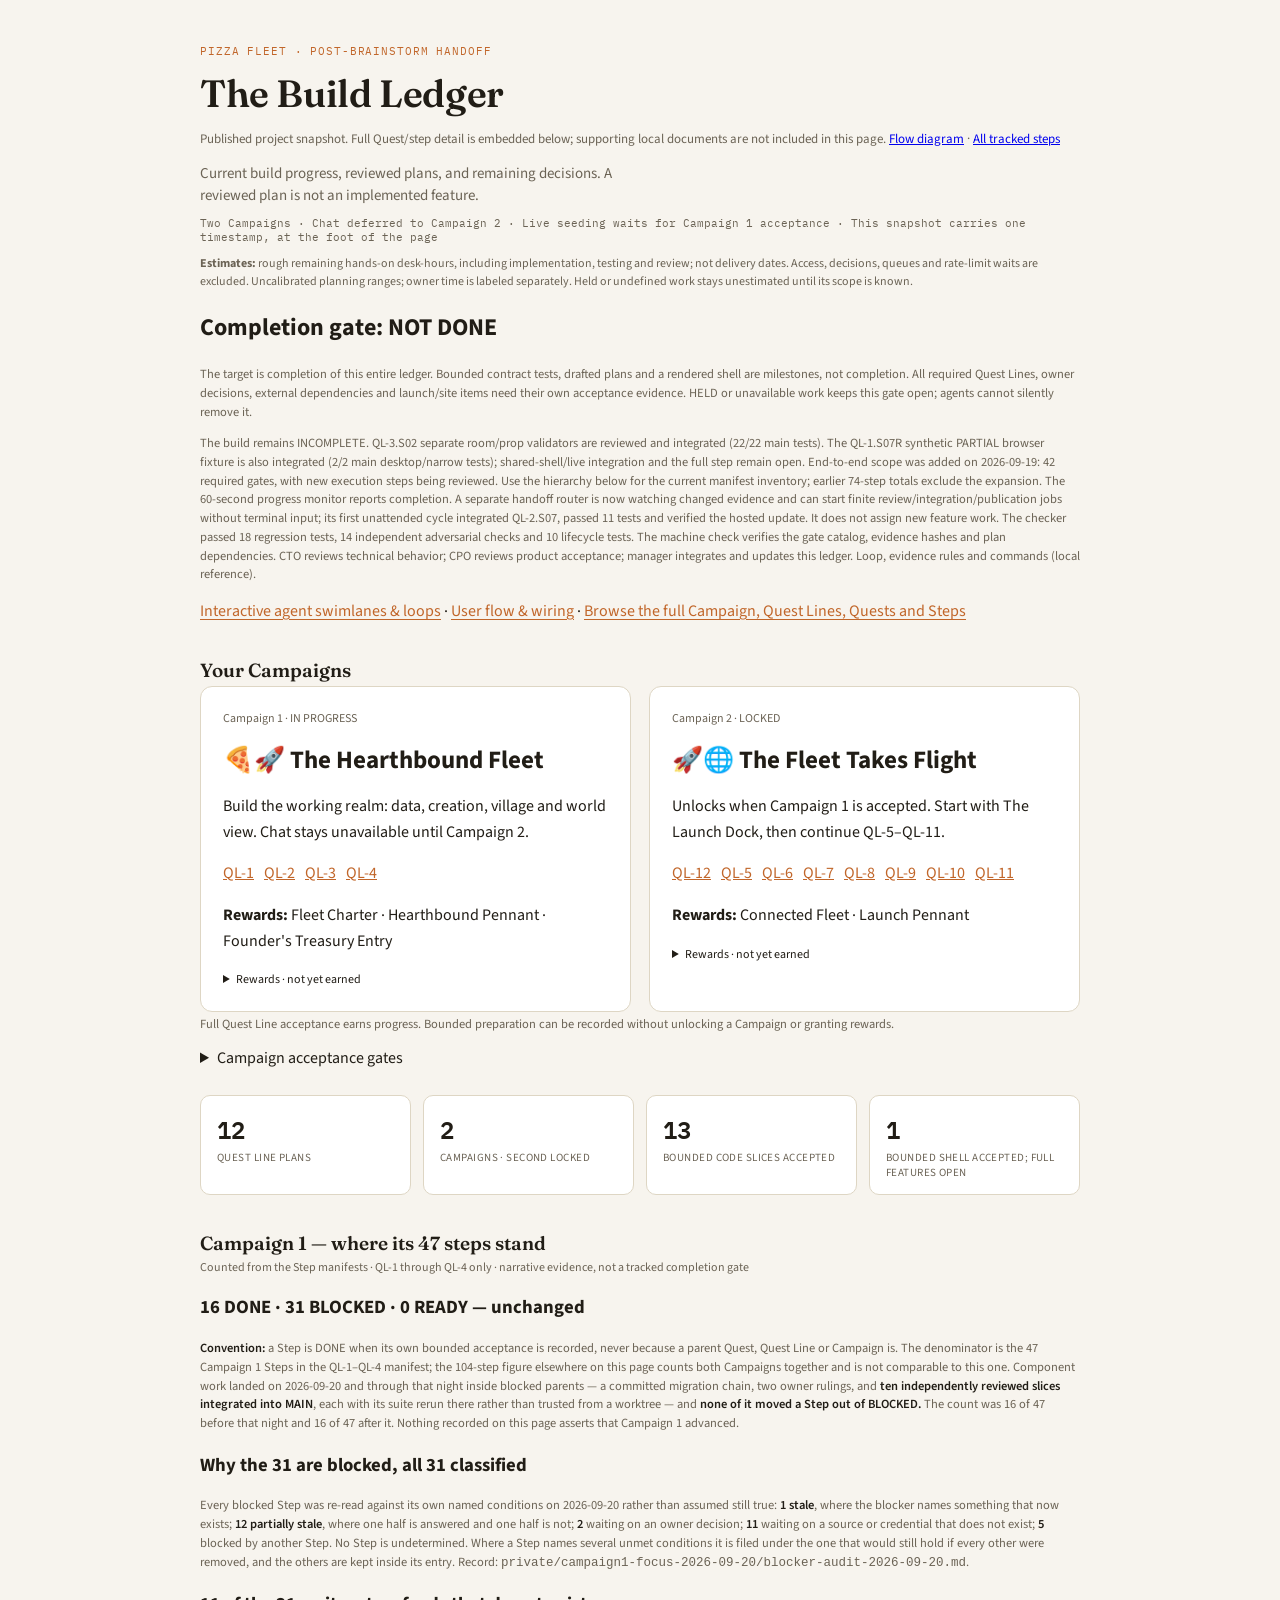
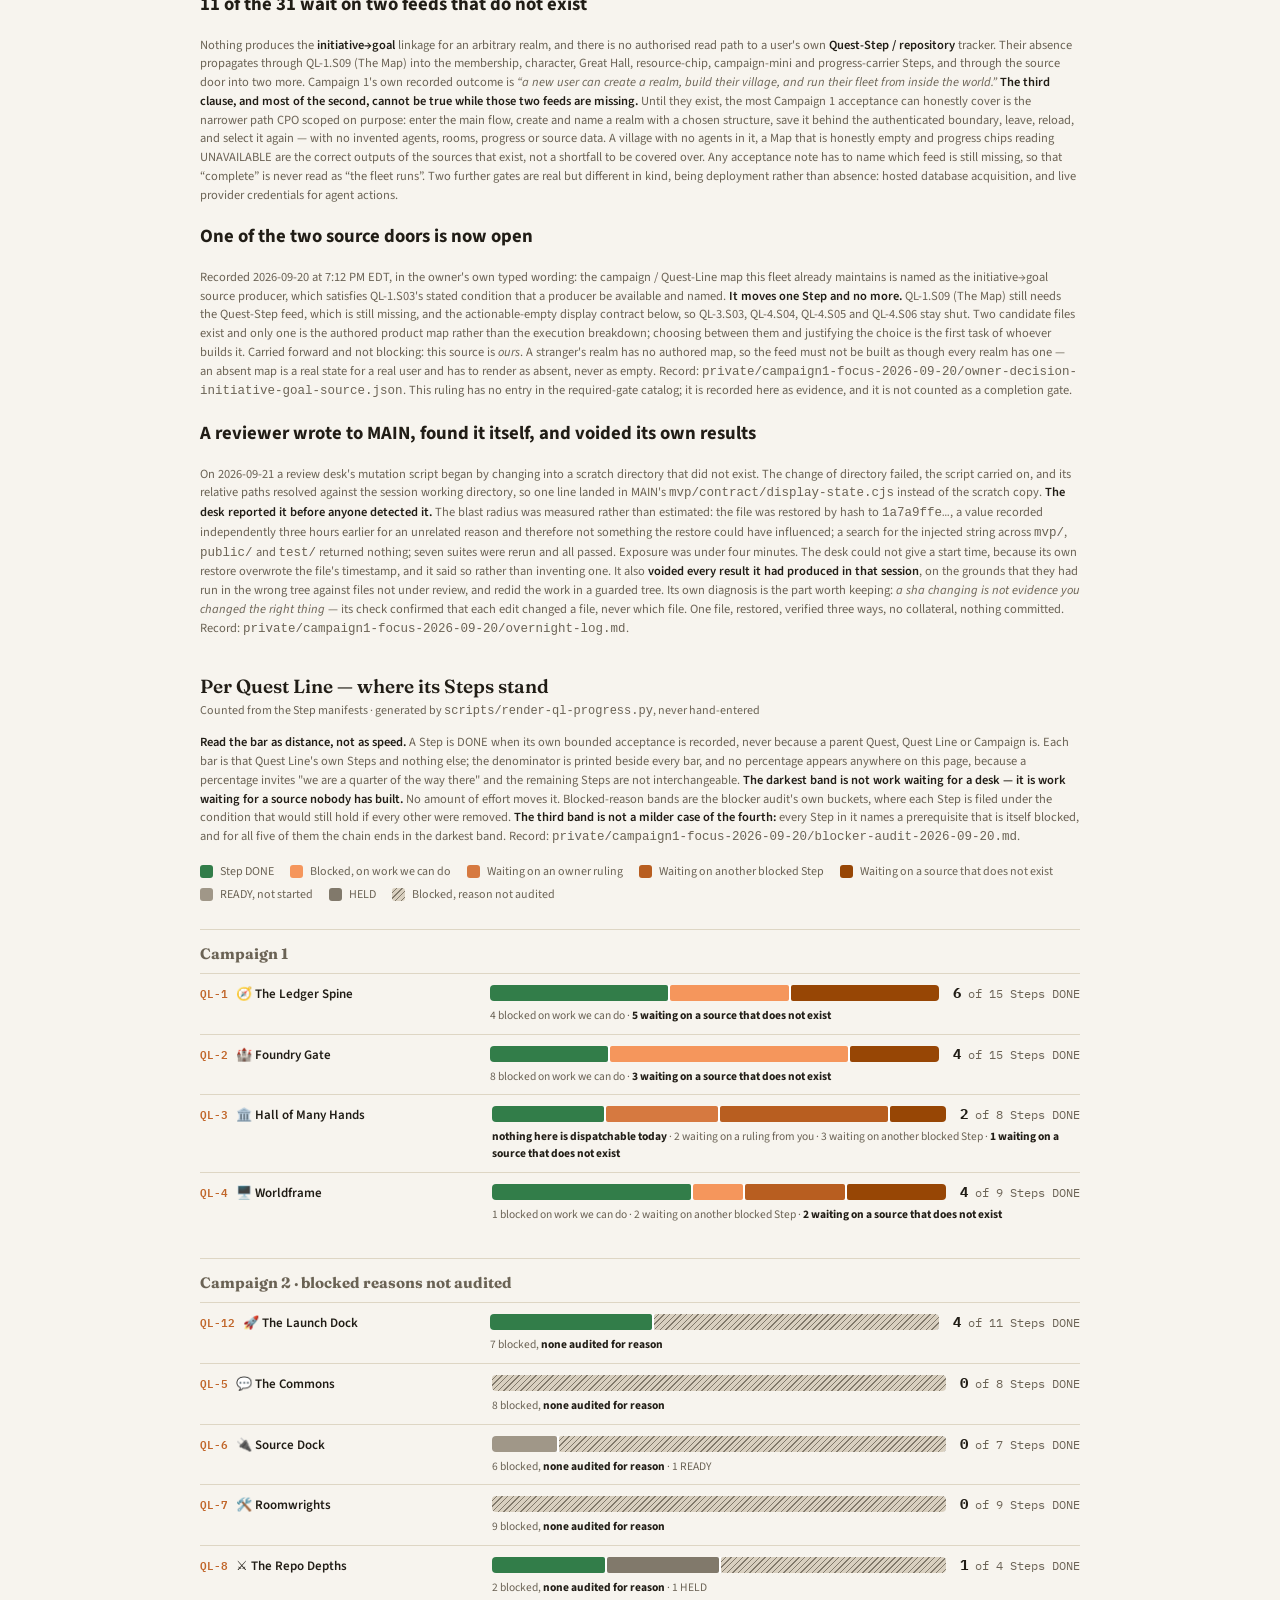
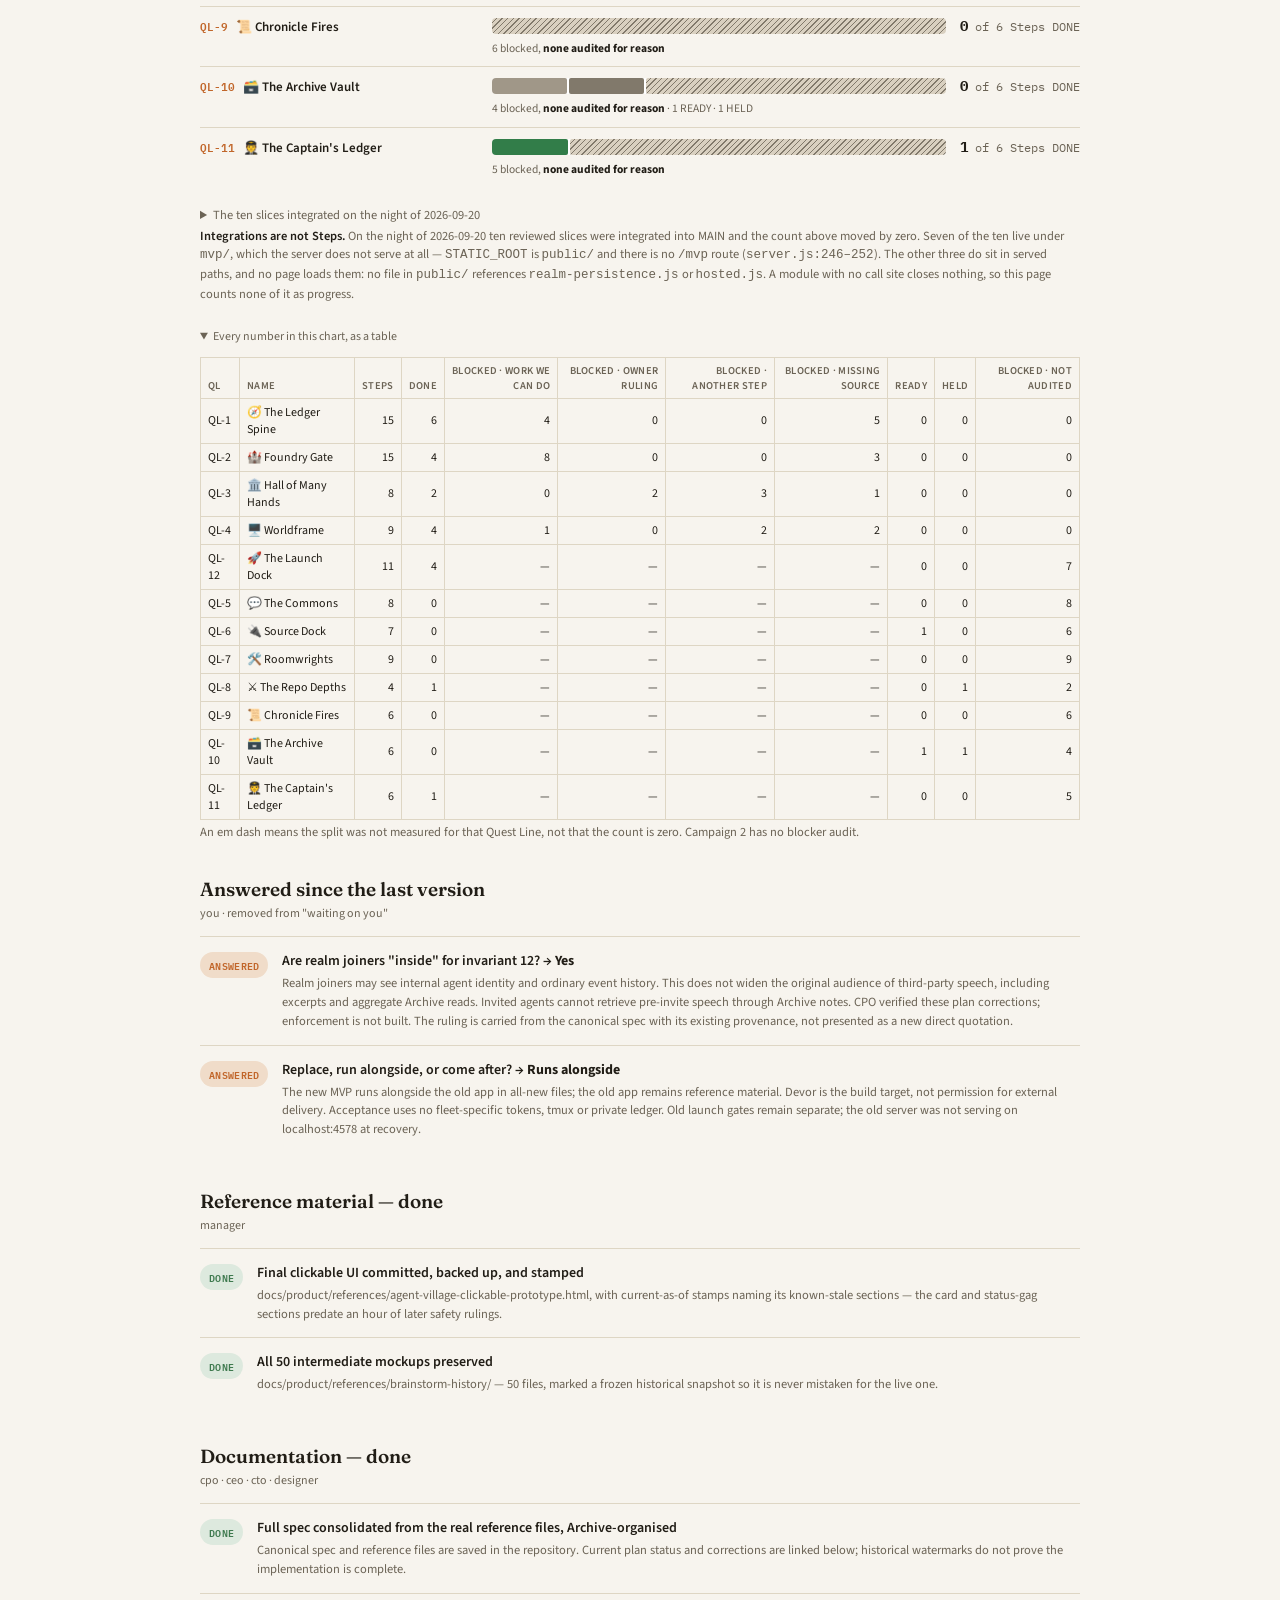
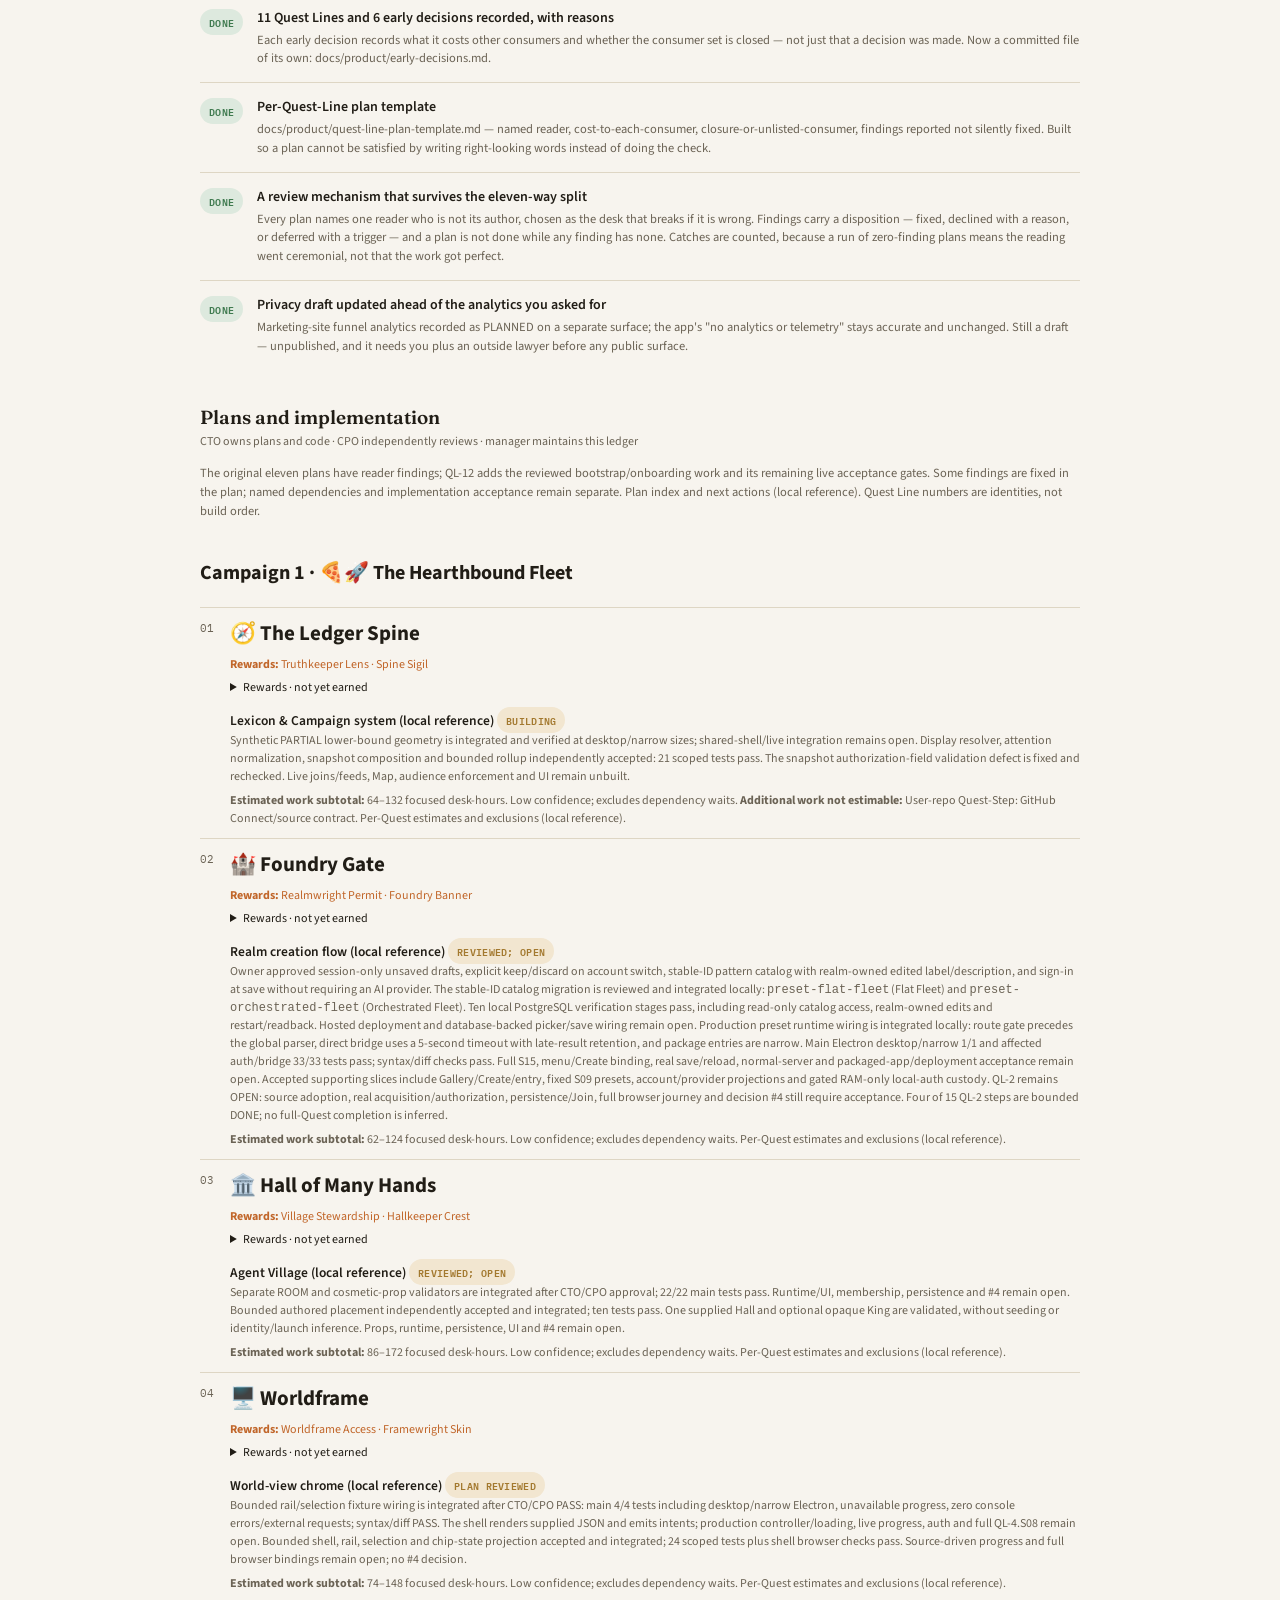
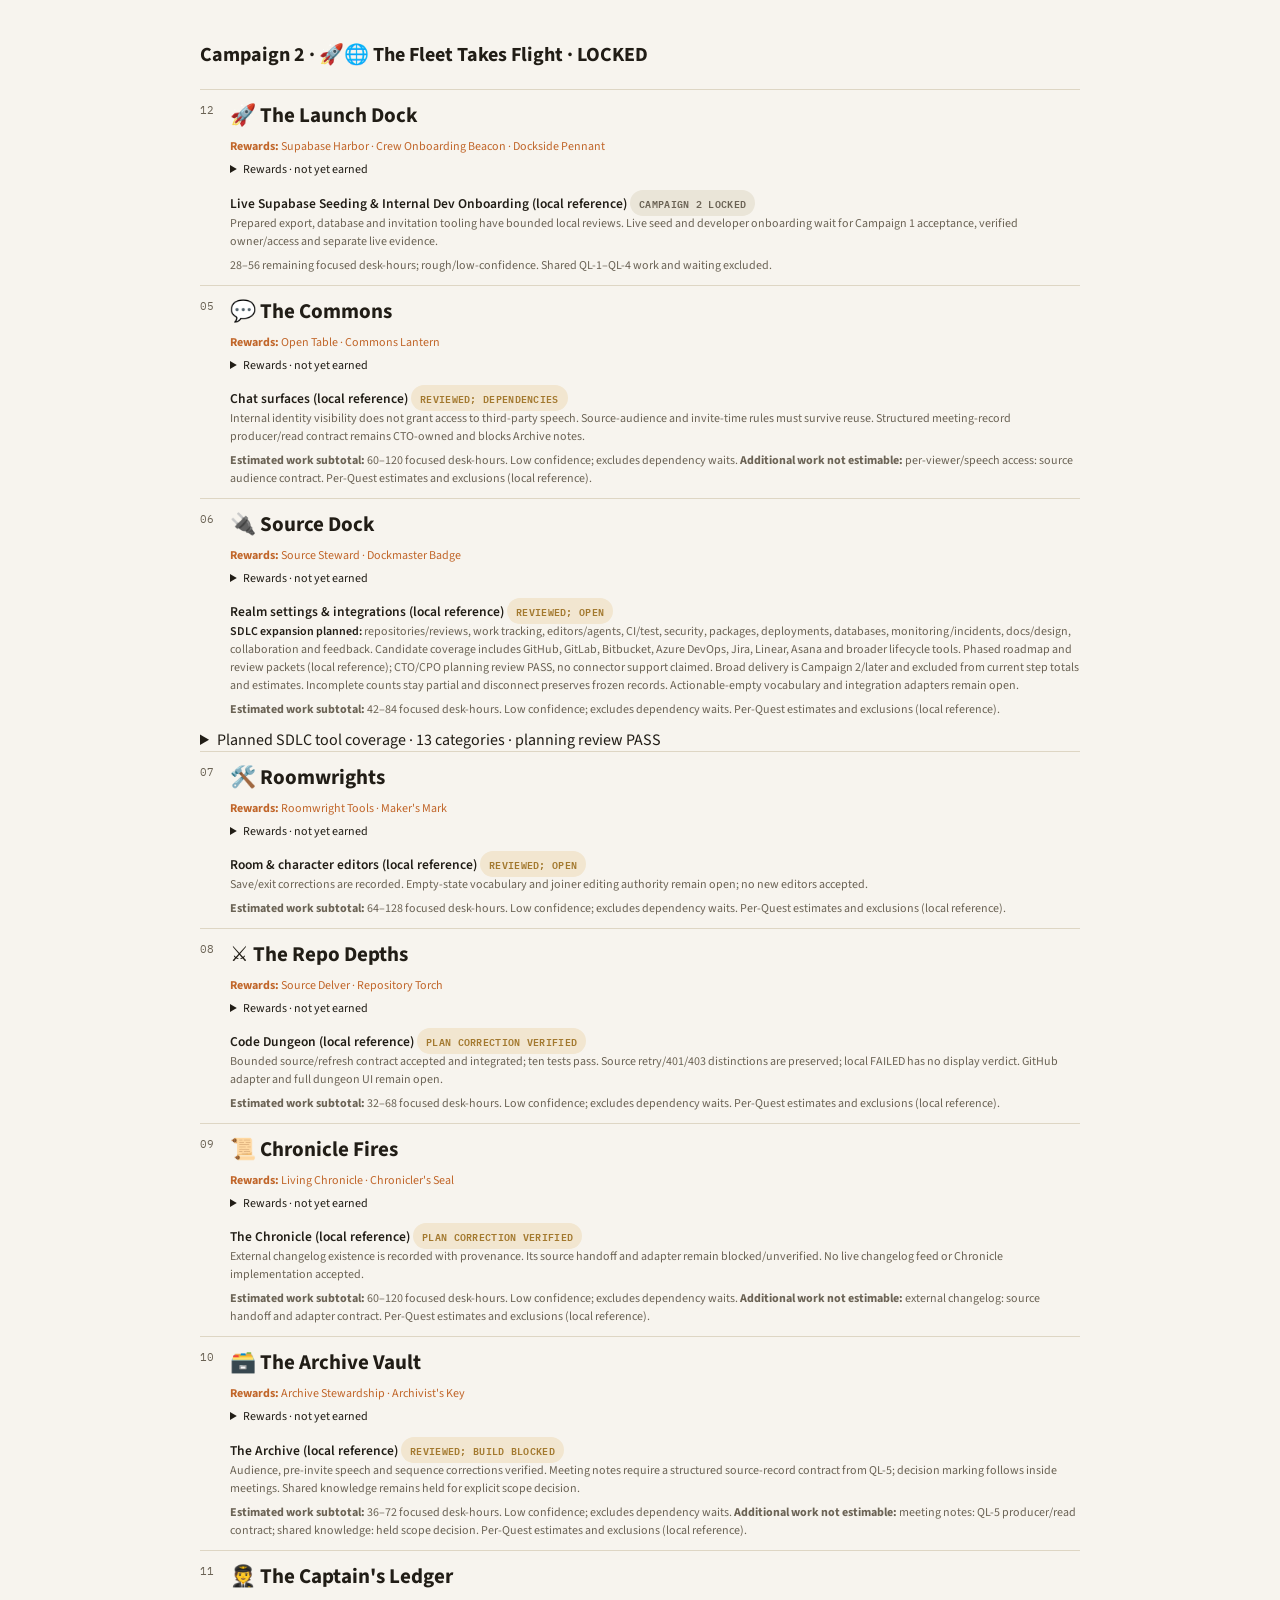
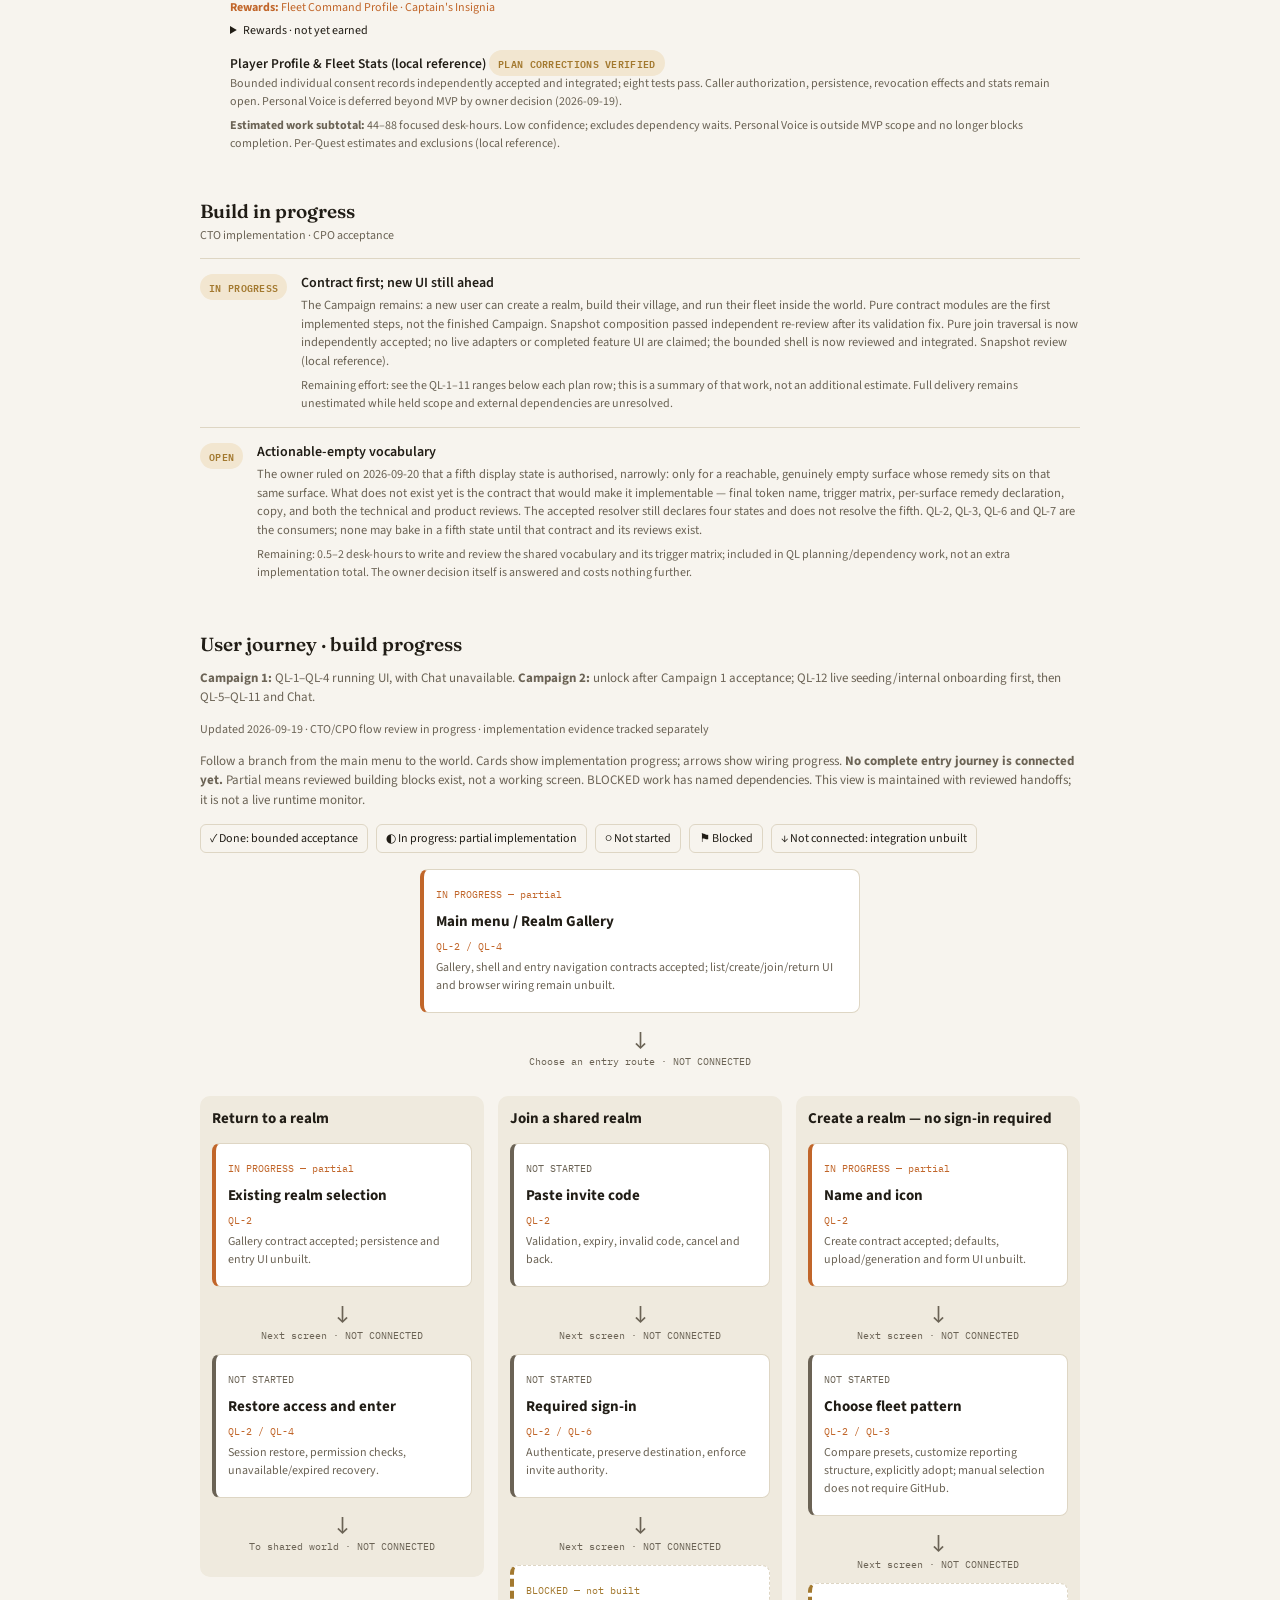
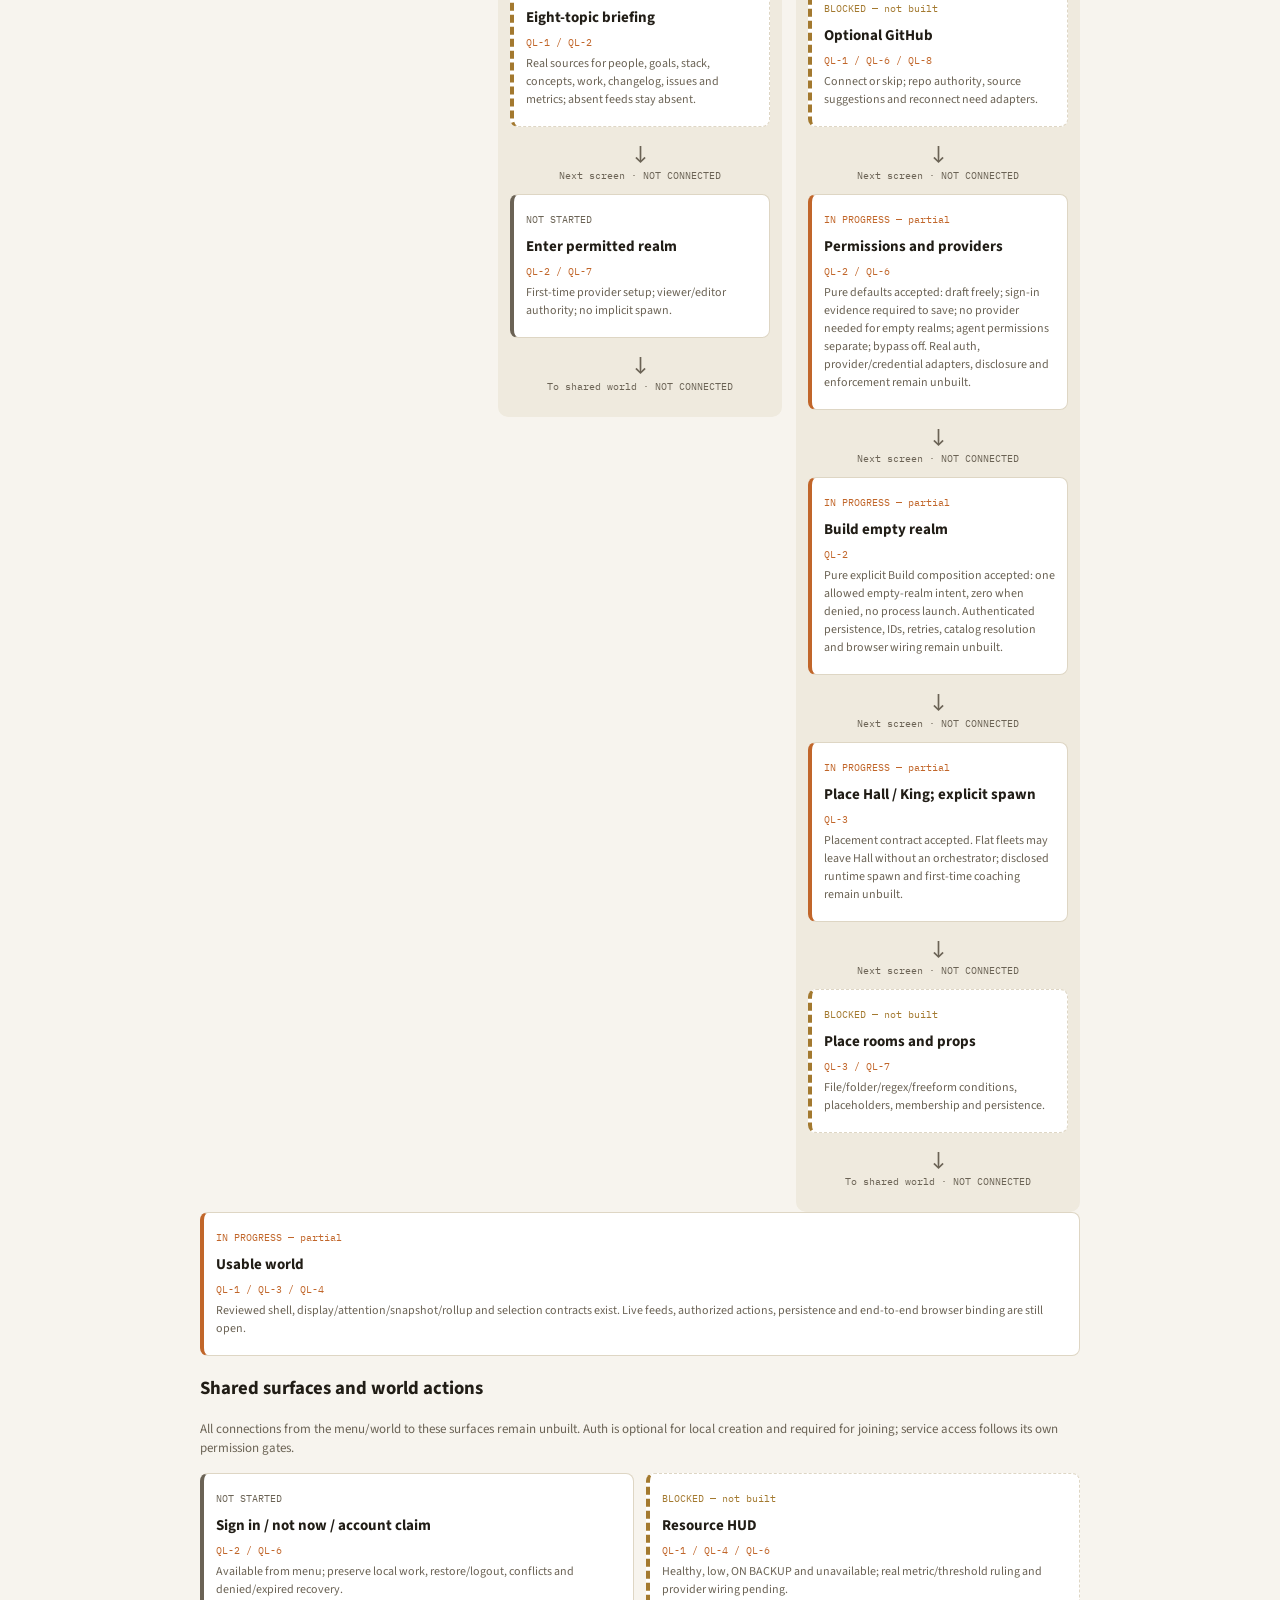
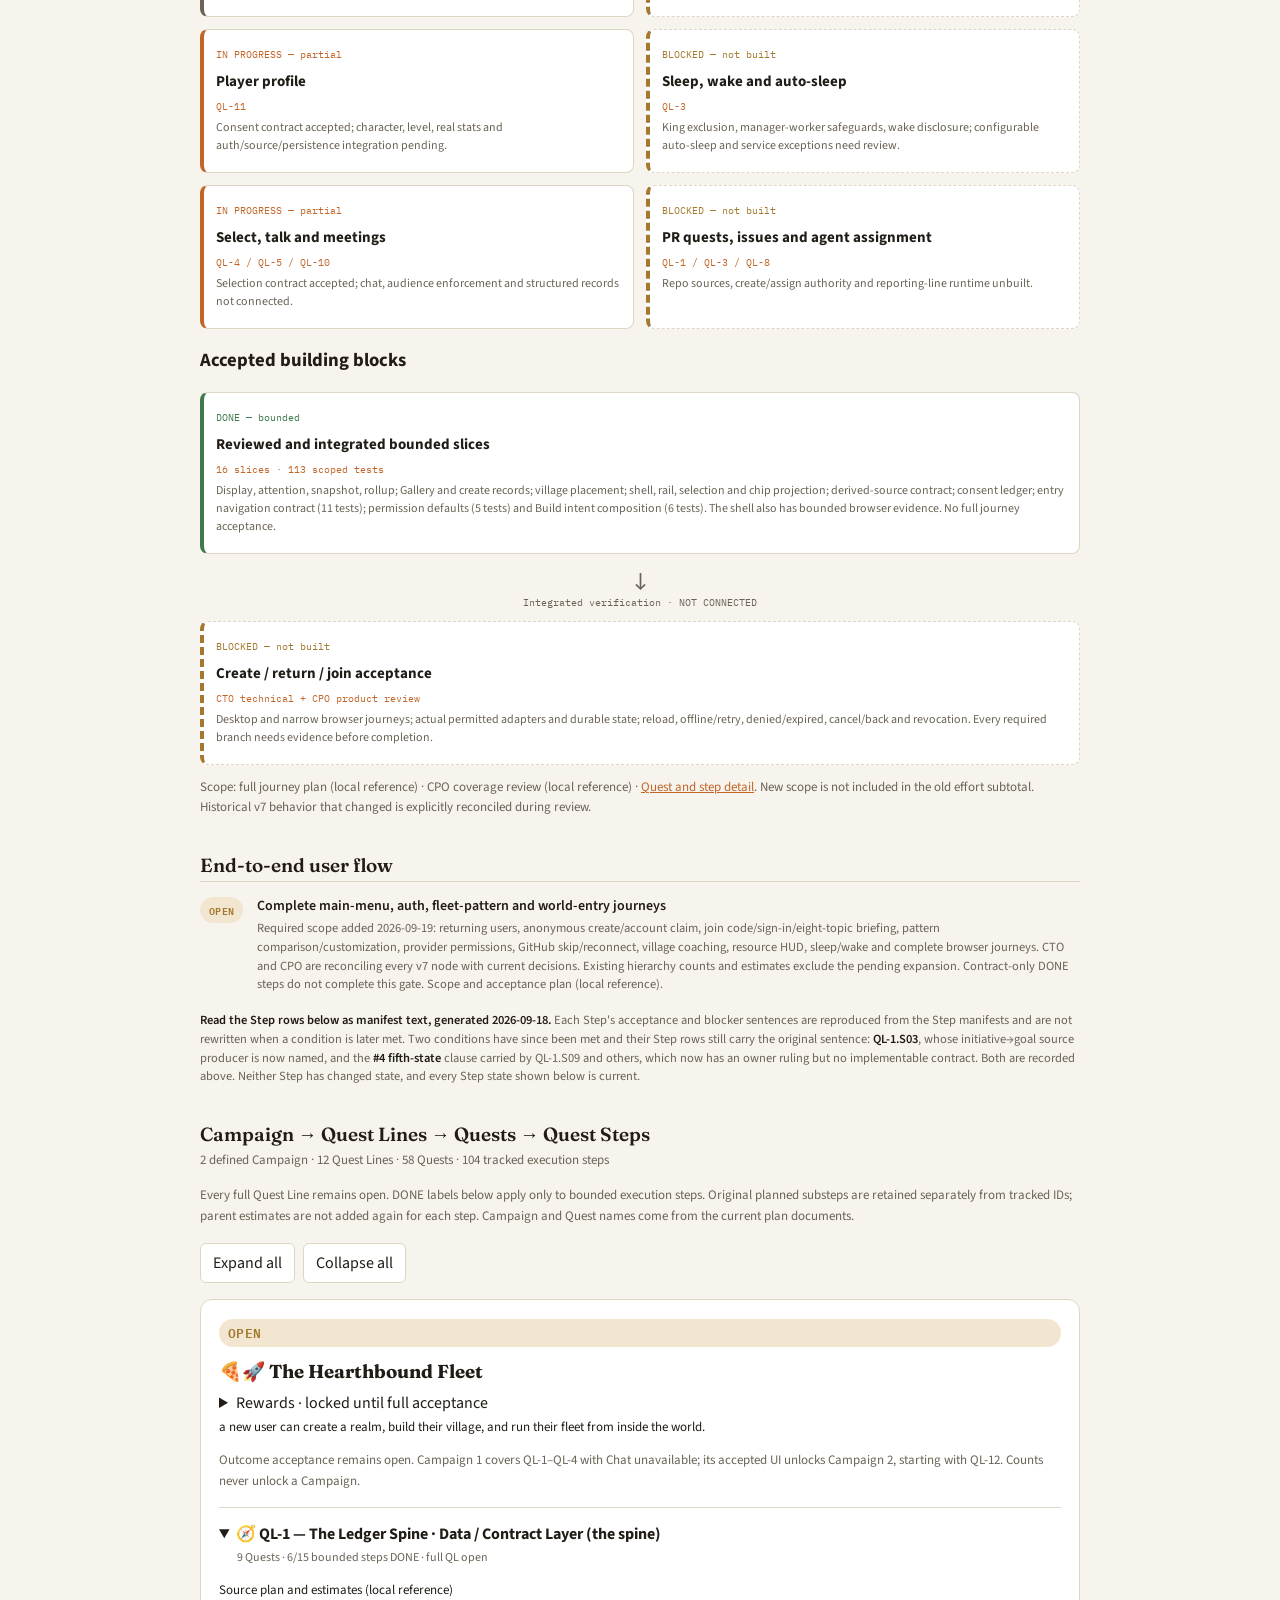
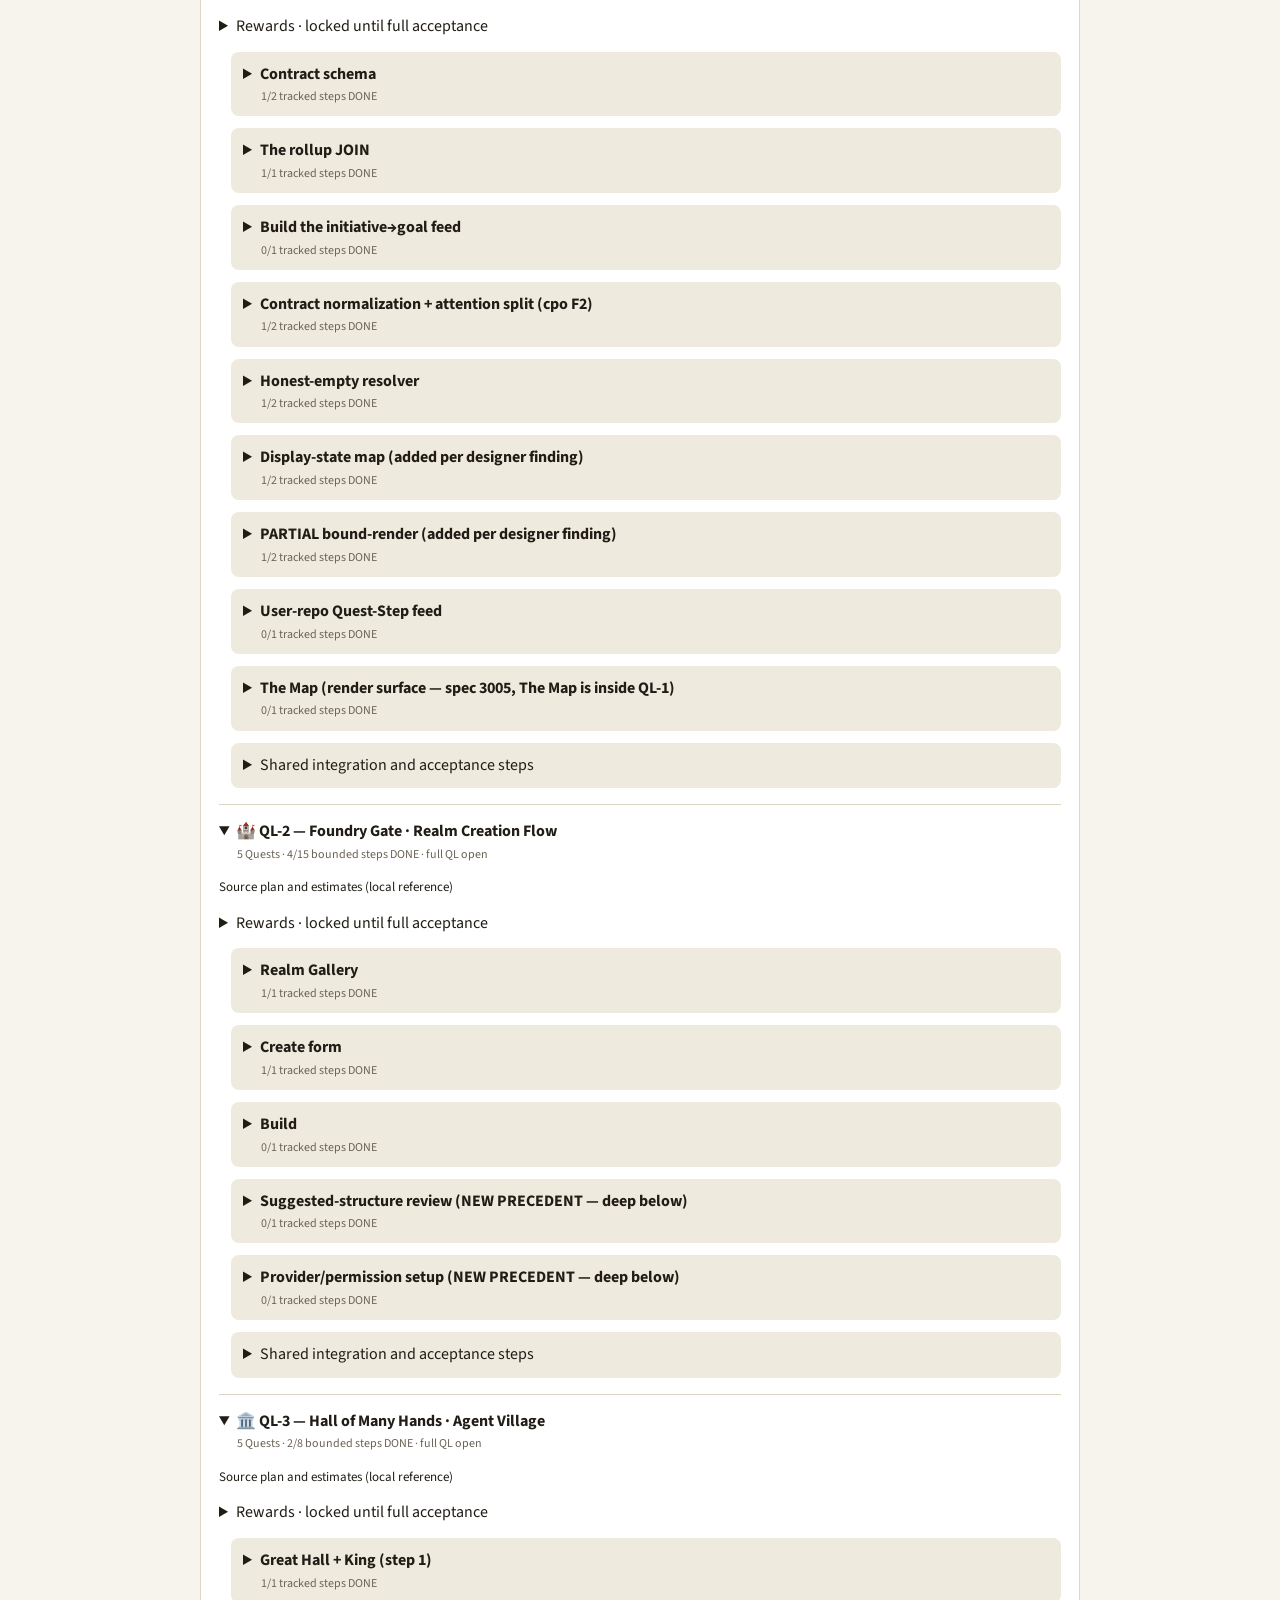
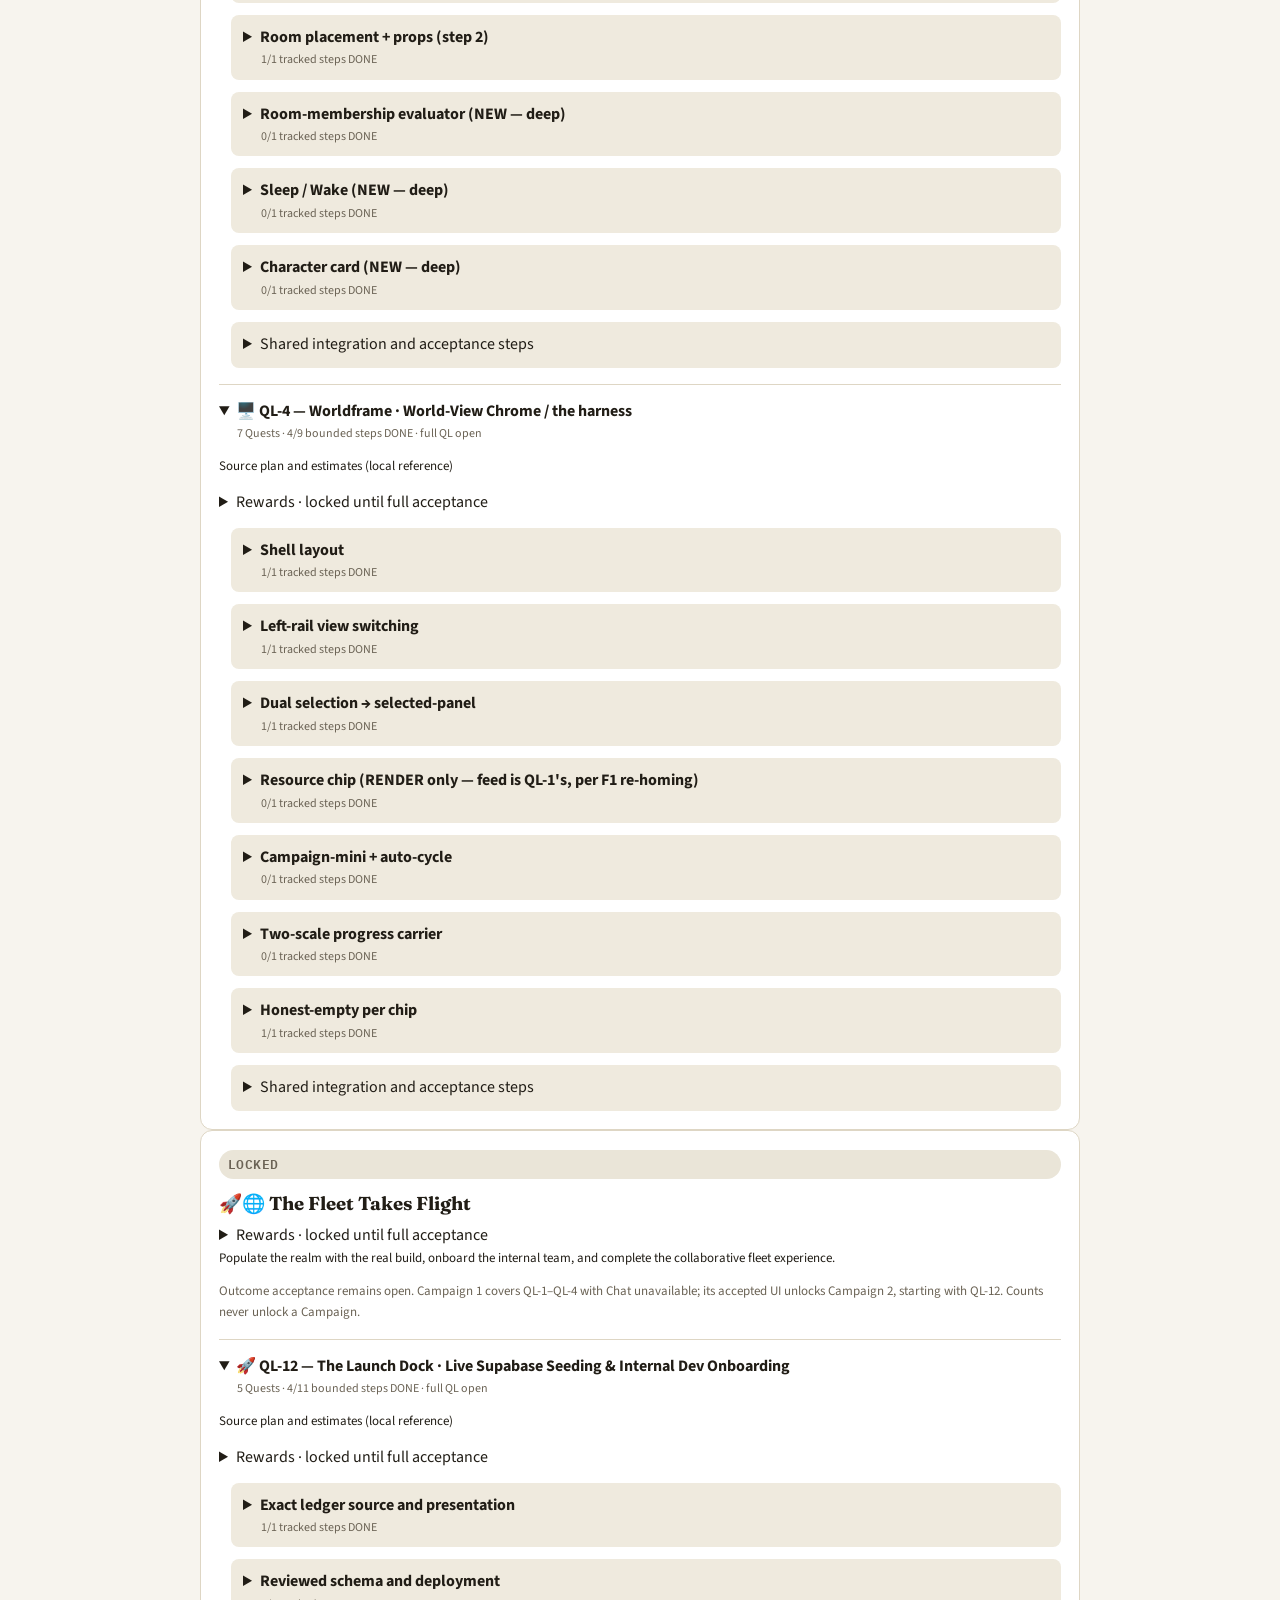
<file: build-ledger.html>
<!doctype html>
<meta charset="utf-8">
<meta name="viewport" content="width=device-width, initial-scale=1">
<title>The Build Ledger</title>
<style>
  @import url('https://fonts.googleapis.com/css2?family=Fraunces:opsz,wght@9..144,600&family=Source+Sans+3:wght@400;500;600;700&family=IBM+Plex+Mono:wght@500;600&display=swap');

  :root{
    color-scheme: light dark;
    --bg:#f7f4ee; --surface:#ffffff; --surface-2:#efeade; --ink:#211d16; --ink-dim:#6b6355;
    --border:#ded6c4; --accent:#c1662a; --accent-soft:#f0dcc9;
    --good:#3f7a4f; --good-soft:#dde9de; --warn:#a3792f; --warn-soft:#f2e6d0; --wait:#6b6355; --wait-soft:#eae5d8;
    --font-display:'Fraunces', Georgia, serif; --font-body:'Source Sans 3', system-ui, sans-serif;
    --font-mono:'IBM Plex Mono', 'SF Mono', monospace;
  }
  @media (prefers-color-scheme: dark){
    :root:not([data-theme="light"]){
      --bg:#14161d; --surface:#1b1e27; --surface-2:#20242e; --ink:#e9e6de;
      --ink-dim:#9aa1b0; --border:#2c3140; --accent:#e8973a; --accent-soft:#3a2a18;
      --good:#8fcf9f; --good-soft:#1e2f21; --warn:#f0c878; --warn-soft:#3a2f18; --wait:#8a93a6; --wait-soft:#242938;
    }
  }
  :root[data-theme="dark"]{
    --bg:#14161d; --surface:#1b1e27; --surface-2:#20242e; --ink:#e9e6de; --ink-dim:#9aa1b0;
    --border:#2c3140; --accent:#e8973a; --accent-soft:#3a2a18;
    --good:#8fcf9f; --good-soft:#1e2f21; --warn:#f0c878; --warn-soft:#3a2f18; --wait:#8a93a6; --wait-soft:#242938;
  }

  *{box-sizing:border-box}
  code{ overflow-wrap:anywhere; }
  body{ background:var(--bg); color:var(--ink); font-family:var(--font-body); margin:0; padding-inline:20px; }
  .wrap{ max-width:880px; margin:0 auto; padding-block:44px 70px; }

  h1{ font-family:var(--font-display); font-weight:600; font-size:clamp(28px,5vw,38px); margin:0 0 6px; letter-spacing:-0.01em; }
  .kicker{ font-family:var(--font-mono); font-size:11px; letter-spacing:0.08em; text-transform:uppercase; color:var(--accent); margin:0 0 12px; }
  .lede{ font-size:15px; color:var(--ink-dim); max-width:64ch; line-height:1.5; margin:0; }
  .updated{ font-family:var(--font-mono); font-size:11px; color:var(--ink-dim); margin-top:8px; }

  .summary-row{ display:flex; gap:12px; margin:26px 0 8px; flex-wrap:wrap; }
  .summary-tile{ flex:1; min-width:120px; background:var(--surface); border:1px solid var(--border); border-radius:10px; padding:14px 16px; }
  .summary-tile .n{ font-family:var(--font-mono); font-size:24px; font-weight:600; font-variant-numeric:tabular-nums; }
  .summary-tile .l{ font-size:11px; color:var(--ink-dim); text-transform:uppercase; letter-spacing:0.04em; margin-top:2px; }

  .group{ margin-top:36px; }
  .group h2{ font-family:var(--font-display); font-weight:600; font-size:19px; margin:0 0 4px; }
  .group .owner-line{ font-size:12px; color:var(--ink-dim); margin:0 0 14px; }

  .item{ display:flex; gap:14px; align-items:flex-start; padding:14px 0; border-top:1px solid var(--border); }
  .item:first-child{ border-top:none; }
  .pill{ flex-shrink:0; font-family:var(--font-mono); font-size:10px; font-weight:600; text-transform:uppercase;
    letter-spacing:0.03em; padding:4px 9px; border-radius:20px; margin-top:1px; white-space:nowrap; }
  .pill.done{ background:var(--good-soft); color:var(--good); }
  .pill.progress{ background:var(--warn-soft); color:var(--warn); }
  .pill.waiting{ background:var(--wait-soft); color:var(--wait); }
  .pill.answered{ background:var(--accent-soft); color:var(--accent); }
  .pill.flag{ background:var(--warn-soft); color:var(--warn); }
  .pill.todo{ background:var(--surface-2); color:var(--ink-dim); }
  .pill.blocked{ background:var(--warn-soft); color:var(--warn); }

  .ql-list{ margin-top:6px; }
  .ql-row{ display:flex; gap:12px; align-items:flex-start; padding:10px 0; border-top:1px solid var(--border); }
  .ql-row:first-child{ border-top:none; }
  .ql-num{ flex-shrink:0; font-family:var(--font-mono); font-size:11px; color:var(--ink-dim); width:18px; margin-top:3px; }
  .ql-body{ flex:1; }
  .ql-name{ font-weight:600; font-size:13.5px; }
  .ql-detail{ font-size:12px; color:var(--ink-dim); margin-top:2px; line-height:1.5; }
  .ql-detail b{ color:var(--ink); font-weight:600; }
  .item-body{ flex:1; }
  .item-title{ font-weight:600; font-size:14px; }
  .item-detail{ font-size:12.5px; color:var(--ink-dim); margin-top:3px; line-height:1.5; }
  .item-detail b{ color:var(--ink); font-weight:600; }

  .footer-note{ margin-top:50px; padding-top:18px; border-top:1px solid var(--border); font-size:12px; color:var(--ink-dim); }
  .estimate{ font-size:12px; color:var(--ink-dim); margin:6px 0 0; line-height:1.5; }

  #build-hierarchy { scroll-margin-top:20px; }
  #build-hierarchy a, .hier-jump a { color:var(--accent); text-underline-offset:3px; }
  .hier-controls { display:flex; gap:8px; margin:16px 0; }
  .hier-controls button { font:inherit; cursor:pointer; padding:8px 12px; border:1px solid var(--border); border-radius:6px; background:var(--surface); color:var(--ink); }
  .hier-campaign { border:1px solid var(--border); border-radius:12px; padding:18px; background:var(--surface); }
  .hier-campaign h3 { margin:0 0 8px; font-family:var(--font-display); }
  .hier-goal { margin:0 0 12px; font-size:18px; line-height:1.5; }
  .hier-ql { border-top:1px solid var(--border); margin-top:16px; padding-top:14px; }
  #build-hierarchy summary { cursor:pointer; line-height:1.6; }
  #build-hierarchy summary:focus-visible, .hier-controls button:focus-visible { outline:2px solid var(--accent); outline-offset:4px; }
  .hier-count { display:block; color:var(--ink-dim); font-size:12px; font-weight:400; margin-left:18px; }
  .hier-quest, .hier-shared { margin:12px 0 0 12px; padding:10px 12px; background:var(--surface-2); border-radius:8px; }
  #build-hierarchy p { font-size:13px; line-height:1.6; overflow-wrap:anywhere; }
  .hier-steps { padding-left:22px; margin:12px 0 0; }
  .hier-step { padding:12px 0; border-top:1px solid var(--border); font-size:13px; overflow-wrap:anywhere; }
  .hier-step .pill { display:inline-block; vertical-align:middle; margin:0 4px; }
  .hier-step p { margin:6px 0; }
  .hier-files summary { color:var(--ink-dim); font-size:12px; }
  #build-hierarchy code { font:11px var(--font-mono); overflow-wrap:anywhere; }
  @media(max-width:560px) { .hier-campaign { padding:12px; } .hier-quest,.hier-shared { margin-left:0; padding:8px; } .hier-steps { padding-left:18px; } }

/* USER-FLOW:STYLE */
.flow-legend{display:flex;flex-wrap:wrap;gap:8px;margin:14px 0}.flow-legend span{padding:5px 9px;border:1px solid var(--border);border-radius:6px;font-size:12px}
.flow-lanes{display:grid;grid-template-columns:repeat(3,minmax(0,1fr));gap:14px;align-items:start}.flow-lane{min-width:0;background:var(--surface-2);padding:12px;border-radius:10px}.flow-lane h3{font-size:15px;margin:0 0 14px}
.flow-node{background:var(--surface);border:1px solid var(--border);border-left:4px solid var(--wait);border-radius:8px;padding:12px;overflow-wrap:anywhere}.flow-node h4{font-size:15px;margin:7px 0}.flow-node p{font-size:12px;line-height:1.5;margin:5px 0;color:var(--ink-dim)}.flow-node .flow-ql{font-family:var(--font-mono);font-size:10px;color:var(--accent)}
.flow-node.done{border-left-color:var(--good)}.flow-node.partial{border-left-color:var(--accent)}.flow-node.blocked{border-left-color:var(--warn);border-style:dashed}.flow-status{font-family:var(--font-mono);font-size:10px;color:var(--ink-dim)}.done .flow-status{color:var(--good)}.partial .flow-status{color:var(--accent)}.blocked .flow-status{color:var(--warn)}
.flow-wire{text-align:center;padding:12px 4px;font:10px var(--font-mono);color:var(--ink-dim)}.flow-wire span{display:block;font-size:25px;line-height:1.2}.flow-controls{display:grid;grid-template-columns:repeat(2,minmax(0,1fr));gap:12px;margin-top:14px}.flow-note{font-size:13px;line-height:1.5;color:var(--ink-dim)}#user-flow a{color:var(--accent)}.flow-top{max-width:440px;margin:16px auto}
@media(max-width:680px){.flow-lanes,.flow-controls{grid-template-columns:1fr}.flow-lane{margin-bottom:8px}}
/* USER-FLOW:STYLE-END */
/* CAMPAIGN-VIEW:STYLE */
.campaign-grid{display:grid;grid-template-columns:1fr 1fr;gap:18px}.campaign-card{padding:22px;border:1px solid var(--border);border-radius:12px;background:var(--surface)}.campaign-card h3{font-size:25px;margin:8px 0 14px}.campaign-card p{line-height:1.6}.campaign-links{display:flex;flex-wrap:wrap;gap:10px}.campaign-links a{color:var(--accent)}.campaign-rewards,.ql-reward-conditions{font-size:12px;line-height:1.6;overflow-wrap:anywhere}.campaign-rewards li,.ql-reward-conditions li{margin:10px 0}.ql-theme{font-size:21px;margin:0 0 8px}.ql-reward-summary{font-size:12px;color:var(--accent);margin:5px 0}.ql-reward-conditions{margin:5px 0 14px}.ql-campaign-heading{padding-top:18px;font-size:20px}@media(max-width:680px){.campaign-grid{grid-template-columns:1fr}}
/* QL-PROGRESS:STYLE */
/* Ordinal ramp, one hue, validated with the dataviz --ordinal checks in both modes:
   monotone lightness, adjacent dL >= 0.06, light-end contrast >= 2:1, single hue.
   Light runs light->dark and dark runs dark->light so that in BOTH themes the
   further a band is from a closed Step, the further its colour is from the page. */
:root{
  --p-done:#327d49; --p-b1:#f5965c; --p-b2:#d67940; --p-b3:#b85e20; --p-b4:#974605;
  --p-ready:#a09788; --p-held:#81796b; --p-unclass:#d9d0c0; --p-hatch:#81796b;
}
@media (prefers-color-scheme: dark){ :root:not([data-theme="light"]){
  --p-done:#86d29a; --p-b1:#a84f07; --p-b2:#c66a2f; --p-b3:#e4864c; --p-b4:#ffa570;
  --p-ready:#959fb2; --p-held:#727a8d; --p-unclass:#404858; --p-hatch:#959fb2;
} }
:root[data-theme="dark"]{
  --p-done:#86d29a; --p-b1:#a84f07; --p-b2:#c66a2f; --p-b3:#e4864c; --p-b4:#ffa570;
  --p-ready:#959fb2; --p-held:#727a8d; --p-unclass:#404858; --p-hatch:#959fb2;
}
.p-camp{font-family:var(--font-display);font-size:15px;margin:26px 0 10px;padding-top:14px;border-top:1px solid var(--border);color:var(--ink-dim)}
.p-legend{display:flex;flex-wrap:wrap;gap:6px 16px;margin:16px 0 4px}
.p-key{display:flex;align-items:center;gap:7px;font-size:12px;color:var(--ink-dim)}
.p-sw{width:13px;height:13px;border-radius:3px;flex-shrink:0}
.p-row{display:grid;grid-template-columns:minmax(150px,1.35fr) minmax(0,2.2fr) minmax(112px,auto);
  grid-template-areas:"name track val" ". note note";gap:5px 14px;align-items:center;padding:9px 0;border-top:1px solid var(--border)}
.p-name{grid-area:name;font-size:13px;font-weight:600;overflow-wrap:anywhere}
.p-name a{font:600 11px var(--font-mono);color:var(--accent);text-decoration:none;margin-right:5px}
.p-track{grid-area:track;display:flex;gap:2px;height:16px;background:var(--surface);border-radius:4px}
.p-seg{display:block;min-width:3px;border-radius:2px}
.p-seg:first-child{border-radius:4px 2px 2px 4px}
.p-seg:last-child{border-radius:2px 4px 4px 2px}
.p-seg:only-child{border-radius:4px}
.p-val{grid-area:val;font:12px var(--font-mono);font-variant-numeric:tabular-nums;color:var(--ink-dim);text-align:right}
.p-val b{color:var(--ink);font-size:14px}
.p-note{grid-area:note;font-size:11.5px;color:var(--ink-dim);line-height:1.45}
.p-note b{color:var(--ink)}
.p-done{background:var(--p-done)} .p-work{background:var(--p-b1)} .p-owner{background:var(--p-b2)}
.p-step{background:var(--p-b3)} .p-source{background:var(--p-b4)}
.p-ready{background:var(--p-ready)} .p-held{background:var(--p-held)}
/* Not audited is drawn as texture, not as another solid colour: a band nobody
   measured must not read like a band somebody measured. */
.p-unclass{background:var(--p-unclass);
  background-image:repeating-linear-gradient(135deg,transparent 0 3px,var(--p-hatch) 3px 4px)}
.p-slices{margin-top:18px;font-size:12.5px}
.p-slices summary{cursor:pointer;color:var(--ink-dim)}
.p-slices ul{margin:10px 0;padding-left:20px;line-height:1.7}
.p-slices li{margin:3px 0}
.p-table{margin-top:24px;font-size:12px}
.p-table summary{cursor:pointer;color:var(--ink-dim)}
.p-table table{border-collapse:collapse;width:100%;margin-top:12px;font-variant-numeric:tabular-nums}
.p-table th,.p-table td{border:1px solid var(--border);padding:5px 7px;text-align:right}
.p-table th:first-child,.p-table th:nth-child(2),.p-table td:first-child,.p-table td:nth-child(2){text-align:left}
.p-table th{font-size:10.5px;text-transform:uppercase;letter-spacing:.03em;color:var(--ink-dim);font-weight:600;vertical-align:bottom}
@media(max-width:620px){
  .p-row{grid-template-columns:1fr auto;grid-template-areas:"name val" "track track" "note note";gap:6px 10px}
  .p-track{height:18px}
  .p-table{overflow-x:auto}
}
@media print{
  .p-track{height:14px}
  .p-table[open] summary{display:none}
  .p-seg{-webkit-print-color-adjust:exact;print-color-adjust:exact}
}
/* QL-PROGRESS:STYLE-END */
</style>

<div class="wrap">
  <p class="kicker">Pizza Fleet · post-brainstorm handoff</p>
  <h1>The Build Ledger</h1><p class="flow-note">Published project snapshot. Full Quest/step detail is embedded below; supporting local documents are not included in this page. <a href="#user-flow">Flow diagram</a> · <a href="#build-hierarchy">All tracked steps</a></p>
  <p class="lede">Current build progress, reviewed plans, and remaining decisions. A reviewed plan is not an implemented feature.</p>
  <p class="updated">Two Campaigns · Chat deferred to Campaign 2 · Live seeding waits for Campaign 1 acceptance · This snapshot carries one timestamp, at the foot of the page</p>

  <p class="estimate"><b>Estimates:</b> rough remaining hands-on desk-hours, including implementation, testing and review; not delivery dates. Access, decisions, queues and rate-limit waits are excluded. Uncalibrated planning ranges; owner time is labeled separately. Held or undefined work stays unestimated until its scope is known.</p>

  <section id="completion-eval" aria-label="Whole-ledger completion">
    <h2>Completion gate: NOT DONE</h2>
    <p class="item-detail">The target is completion of this entire ledger. Bounded contract tests, drafted plans and a rendered shell are milestones, not completion. All required Quest Lines, owner decisions, external dependencies and launch/site items need their own acceptance evidence. HELD or unavailable work keeps this gate open; agents cannot silently remove it.</p>
    <p class="item-detail">The build remains INCOMPLETE. QL-3.S02 separate room/prop validators are reviewed and integrated (22/22 main tests). The QL-1.S07R synthetic PARTIAL browser fixture is also integrated (2/2 main desktop/narrow tests); shared-shell/live integration and the full step remain open.  End-to-end scope was added on 2026-09-19: 42 required gates, with new execution steps being reviewed. Use the hierarchy below for the current manifest inventory; earlier 74-step totals exclude the expansion. The 60-second progress monitor reports completion. A separate handoff router is now watching changed evidence and can start finite review/integration/publication jobs without terminal input; its first unattended cycle integrated QL-2.S07, passed 11 tests and verified the hosted update. It does not assign new feature work. The checker passed 18 regression tests, 14 independent adversarial checks and 10 lifecycle tests. The machine check verifies the gate catalog, evidence hashes and plan dependencies. CTO reviews technical behavior; CPO reviews product acceptance; manager integrates and updates this ledger. <span title="Local supporting document; not included in this published snapshot">Loop, evidence rules and commands (local reference)</span>.</p>
  </section>

  <p class="hier-jump"><a href="agent-swimlanes.html">Interactive agent swimlanes &amp; loops</a> · <a href="#user-flow">User flow &amp; wiring</a> · <a href="#build-hierarchy">Browse the full Campaign, Quest Lines, Quests and Steps</a></p>

<!-- CAMPAIGN-VIEW:START --><section id="campaigns" class="group"><h2>Your Campaigns</h2><div class="campaign-grid"><article class="campaign-card"><p class="owner-line">Campaign 1 · IN PROGRESS</p><h3>🍕🚀 The Hearthbound Fleet</h3><p>Build the working realm: data, creation, village and world view. Chat stays unavailable until Campaign 2.</p><p class="campaign-links"><a href="#main-QL-1">QL-1</a> <a href="#main-QL-2">QL-2</a> <a href="#main-QL-3">QL-3</a> <a href="#main-QL-4">QL-4</a></p><p><b>Rewards:</b> Fleet Charter · Hearthbound Pennant · Founder&#x27;s Treasury Entry</p><details class="campaign-rewards"><summary>Rewards · not yet earned</summary><ul><li><strong>Fleet Charter</strong> — Capability reward: presents the verified create-to-working-world journey as the player&#x27;s campaign milestone.<br><small>Only after every QL-1–QL-4 Campaign gate is accepted, the integrated journey has desktop and narrow evidence, and a manager records the award; bounded Quest or Step DONE never unlocks it.</small></li><li><strong>Hearthbound Pennant</strong> — Cosmetic reward: a campaign banner for the player&#x27;s realm overview.<br><small>Manual cosmetic award after verified QL-1–QL-4 Campaign acceptance; no automatic grant from tests, reviews, or publication.</small></li><li><strong>Founder&#x27;s Treasury Entry</strong> — Currency entitlement record for a future realm-economy award, kept separate from the presentation catalog.<br><small>No grant is implied here. Requires a separately recorded economy event and explicit owner approval after QL-1–QL-4 Campaign acceptance; coins remain earn-only and per realm.</small></li></ul></details></article><article class="campaign-card"><p class="owner-line">Campaign 2 · LOCKED</p><h3>🚀🌐 The Fleet Takes Flight</h3><p>Unlocks when Campaign 1 is accepted. Start with The Launch Dock, then continue QL-5–QL-11.</p><p class="campaign-links"><a href="#main-QL-12">QL-12</a> <a href="#main-QL-5">QL-5</a> <a href="#main-QL-6">QL-6</a> <a href="#main-QL-7">QL-7</a> <a href="#main-QL-8">QL-8</a> <a href="#main-QL-9">QL-9</a> <a href="#main-QL-10">QL-10</a> <a href="#main-QL-11">QL-11</a></p><p><b>Rewards:</b> Connected Fleet · Launch Pennant</p><details class="campaign-rewards"><summary>Rewards · not yet earned</summary><ul><li><strong>Connected Fleet</strong> — Capability outcome: enables the accepted live realm, internal collaboration and remaining fleet experience.<br><small>Only after QL-12 and every QL-5–QL-11 gate are accepted after the first Campaign; preparation alone never unlocks it.</small></li><li><strong>Launch Pennant</strong> — Cosmetic reward for completing the collaborative expansion campaign.<br><small>Manual cosmetic award after full Expansion Campaign acceptance; no automatic grant from bounded Quest or Step DONE.</small></li></ul></details></article></div><p class="item-detail">Full Quest Line acceptance earns progress. Bounded preparation can be recorded without unlocking a Campaign or granting rewards.</p><details><summary>Campaign acceptance gates</summary><div class="item"><span class="pill progress">OPEN</span><div class="item-body"><div class="item-title">Campaign 1 acceptance</div><p>QL-1–QL-4 integrated running UI accepted by CTO/CPO. Chat is visibly unavailable and performs no reads or sends in this Campaign.</p></div></div><div class="item"><span class="pill waiting">LOCKED</span><div class="item-body"><div class="item-title">Campaign 2 acceptance</div><p>Campaign 1 acceptance unlocks this Campaign. Complete QL-12 seeding/internal onboarding, then the remaining QL-5–QL-11 experience with its own acceptance and rewards.</p></div></div></details></section><!-- CAMPAIGN-VIEW:END -->
<div class="summary-row">
    <div class="summary-tile"><div class="n">12</div><div class="l">Quest Line plans</div></div>
    <div class="summary-tile"><div class="n">2</div><div class="l">Campaigns · second locked</div></div>
    <div class="summary-tile"><div class="n">13</div><div class="l">Bounded code slices accepted</div></div>
    <div class="summary-tile"><div class="n">1</div><div class="l">Bounded shell accepted; full features open</div></div>
  </div>


  <section id="campaign-1-state" class="group">
    <h2>Campaign 1 — where its 47 steps stand</h2>
    <p class="owner-line">Counted from the Step manifests · QL-1 through QL-4 only · narrative evidence, not a tracked completion gate</p>
    <h3>16 DONE · 31 BLOCKED · 0 READY — unchanged</h3>
    <p class="item-detail"><b>Convention:</b> a Step is DONE when its own bounded acceptance is recorded, never because a parent Quest, Quest Line or Campaign is. The denominator is the 47 Campaign 1 Steps in the QL-1–QL-4 manifest; the 104-step figure elsewhere on this page counts both Campaigns together and is not comparable to this one. Component work landed on 2026-09-20 and through that night inside blocked parents — a committed migration chain, two owner rulings, and <b>ten independently reviewed slices integrated into MAIN</b>, each with its suite rerun there rather than trusted from a worktree — and <b>none of it moved a Step out of BLOCKED.</b> The count was 16 of 47 before that night and 16 of 47 after it. Nothing recorded on this page asserts that Campaign 1 advanced.</p>
    <h3>Why the 31 are blocked, all 31 classified</h3>
    <p class="item-detail">Every blocked Step was re-read against its own named conditions on 2026-09-20 rather than assumed still true: <b>1 stale</b>, where the blocker names something that now exists; <b>12 partially stale</b>, where one half is answered and one half is not; <b>2</b> waiting on an owner decision; <b>11</b> waiting on a source or credential that does not exist; <b>5</b> blocked by another Step. No Step is undetermined. Where a Step names several unmet conditions it is filed under the one that would still hold if every other were removed, and the others are kept inside its entry. Record: <code>private/campaign1-focus-2026-09-20/blocker-audit-2026-09-20.md</code>.</p>
    <h3>11 of the 31 wait on two feeds that do not exist</h3>
    <p class="item-detail">Nothing produces the <b>initiative→goal</b> linkage for an arbitrary realm, and there is no authorised read path to a user's own <b>Quest-Step / repository</b> tracker. Their absence propagates through QL-1.S09 (The Map) into the membership, character, Great Hall, resource-chip, campaign-mini and progress-carrier Steps, and through the source door into two more. Campaign 1's own recorded outcome is <i>“a new user can create a realm, build their village, and run their fleet from inside the world.”</i> <b>The third clause, and most of the second, cannot be true while those two feeds are missing.</b> Until they exist, the most Campaign 1 acceptance can honestly cover is the narrower path CPO scoped on purpose: enter the main flow, create and name a realm with a chosen structure, save it behind the authenticated boundary, leave, reload, and select it again — with no invented agents, rooms, progress or source data. A village with no agents in it, a Map that is honestly empty and progress chips reading UNAVAILABLE are the correct outputs of the sources that exist, not a shortfall to be covered over. Any acceptance note has to name which feed is still missing, so that “complete” is never read as “the fleet runs”. Two further gates are real but different in kind, being deployment rather than absence: hosted database acquisition, and live provider credentials for agent actions.</p>
    <h3>One of the two source doors is now open</h3>
    <p class="item-detail">Recorded 2026-09-20 at 7:12 PM EDT, in the owner's own typed wording: the campaign / Quest-Line map this fleet already maintains is named as the initiative→goal source producer, which satisfies QL-1.S03's stated condition that a producer be available and named. <b>It moves one Step and no more.</b> QL-1.S09 (The Map) still needs the Quest-Step feed, which is still missing, and the actionable-empty display contract below, so QL-3.S03, QL-4.S04, QL-4.S05 and QL-4.S06 stay shut. Two candidate files exist and only one is the authored product map rather than the execution breakdown; choosing between them and justifying the choice is the first task of whoever builds it. Carried forward and not blocking: this source is <i>ours</i>. A stranger's realm has no authored map, so the feed must not be built as though every realm has one — an absent map is a real state for a real user and has to render as absent, never as empty. Record: <code>private/campaign1-focus-2026-09-20/owner-decision-initiative-goal-source.json</code>. This ruling has no entry in the required-gate catalog; it is recorded here as evidence, and it is not counted as a completion gate.</p>
    <h3>A reviewer wrote to MAIN, found it itself, and voided its own results</h3>
    <p class="item-detail">On 2026-09-21 a review desk's mutation script began by changing into a scratch directory that did not exist. The change of directory failed, the script carried on, and its relative paths resolved against the session working directory, so one line landed in MAIN's <code>mvp/contract/display-state.cjs</code> instead of the scratch copy. <b>The desk reported it before anyone detected it.</b> The blast radius was measured rather than estimated: the file was restored by hash to <code>1a7a9ffe…</code>, a value recorded independently three hours earlier for an unrelated reason and therefore not something the restore could have influenced; a search for the injected string across <code>mvp/</code>, <code>public/</code> and <code>test/</code> returned nothing; seven suites were rerun and all passed. Exposure was under four minutes. The desk could not give a start time, because its own restore overwrote the file's timestamp, and it said so rather than inventing one. It also <b>voided every result it had produced in that session</b>, on the grounds that they had run in the wrong tree against files not under review, and redid the work in a guarded tree. Its own diagnosis is the part worth keeping: <i>a sha changing is not evidence you changed the right thing</i> — its check confirmed that each edit changed a file, never which file. One file, restored, verified three ways, no collateral, nothing committed. Record: <code>private/campaign1-focus-2026-09-20/overnight-log.md</code>.</p>
  </section>

<!-- QL-PROGRESS:START --><section id="ql-progress" class="group"><h2>Per Quest Line — where its Steps stand</h2><p class="owner-line">Counted from the Step manifests · generated by <code>scripts/render-ql-progress.py</code>, never hand-entered</p><p class="item-detail"><b>Read the bar as distance, not as speed.</b> A Step is DONE when its own bounded acceptance is recorded, never because a parent Quest, Quest Line or Campaign is. Each bar is that Quest Line's own Steps and nothing else; the denominator is printed beside every bar, and no percentage appears anywhere on this page, because a percentage invites "we are a quarter of the way there" and the remaining Steps are not interchangeable. <b>The darkest band is not work waiting for a desk — it is work waiting for a source nobody has built.</b> No amount of effort moves it. Blocked-reason bands are the blocker audit's own buckets, where each Step is filed under the condition that would still hold if every other were removed. <b>The third band is not a milder case of the fourth:</b> every Step in it names a prerequisite that is itself blocked, and for all five of them the chain ends in the darkest band. Record: <code>private/campaign1-focus-2026-09-20/blocker-audit-2026-09-20.md</code>.</p><div class="p-legend"><span class="p-key"><i class="p-sw p-done"></i>Step DONE</span><span class="p-key"><i class="p-sw p-work"></i>Blocked, on work we can do</span><span class="p-key"><i class="p-sw p-owner"></i>Waiting on an owner ruling</span><span class="p-key"><i class="p-sw p-step"></i>Waiting on another blocked Step</span><span class="p-key"><i class="p-sw p-source"></i>Waiting on a source that does not exist</span><span class="p-key"><i class="p-sw p-ready"></i>READY, not started</span><span class="p-key"><i class="p-sw p-held"></i>HELD</span><span class="p-key"><i class="p-sw p-unclass"></i>Blocked, reason not audited</span></div><h3 class="p-camp">Campaign 1</h3><div class="p-row"><span class="p-name"><a href="#main-QL-1">QL-1</a> 🧭 The Ledger Spine</span><span class="p-track"><span class="p-seg p-done" style="flex-grow:6" title="Step DONE — 6 of 15 Steps"></span><span class="p-seg p-work" style="flex-grow:4" title="Blocked, on work we can do — 4 of 15 Steps"></span><span class="p-seg p-source" style="flex-grow:5" title="Waiting on a source that does not exist — 5 of 15 Steps"></span></span><span class="p-val"><b>6</b> of 15 Steps DONE</span><span class="p-note">4 blocked on work we can do · <b>5 waiting on a source that does not exist</b></span></div><div class="p-row"><span class="p-name"><a href="#main-QL-2">QL-2</a> 🏰 Foundry Gate</span><span class="p-track"><span class="p-seg p-done" style="flex-grow:4" title="Step DONE — 4 of 15 Steps"></span><span class="p-seg p-work" style="flex-grow:8" title="Blocked, on work we can do — 8 of 15 Steps"></span><span class="p-seg p-source" style="flex-grow:3" title="Waiting on a source that does not exist — 3 of 15 Steps"></span></span><span class="p-val"><b>4</b> of 15 Steps DONE</span><span class="p-note">8 blocked on work we can do · <b>3 waiting on a source that does not exist</b></span></div><div class="p-row"><span class="p-name"><a href="#main-QL-3">QL-3</a> 🏛️ Hall of Many Hands</span><span class="p-track"><span class="p-seg p-done" style="flex-grow:2" title="Step DONE — 2 of 8 Steps"></span><span class="p-seg p-owner" style="flex-grow:2" title="Waiting on an owner ruling — 2 of 8 Steps"></span><span class="p-seg p-step" style="flex-grow:3" title="Waiting on another blocked Step — 3 of 8 Steps"></span><span class="p-seg p-source" style="flex-grow:1" title="Waiting on a source that does not exist — 1 of 8 Steps"></span></span><span class="p-val"><b>2</b> of 8 Steps DONE</span><span class="p-note"><b>nothing here is dispatchable today</b> · 2 waiting on a ruling from you · 3 waiting on another blocked Step · <b>1 waiting on a source that does not exist</b></span></div><div class="p-row"><span class="p-name"><a href="#main-QL-4">QL-4</a> 🖥️ Worldframe</span><span class="p-track"><span class="p-seg p-done" style="flex-grow:4" title="Step DONE — 4 of 9 Steps"></span><span class="p-seg p-work" style="flex-grow:1" title="Blocked, on work we can do — 1 of 9 Steps"></span><span class="p-seg p-step" style="flex-grow:2" title="Waiting on another blocked Step — 2 of 9 Steps"></span><span class="p-seg p-source" style="flex-grow:2" title="Waiting on a source that does not exist — 2 of 9 Steps"></span></span><span class="p-val"><b>4</b> of 9 Steps DONE</span><span class="p-note">1 blocked on work we can do · 2 waiting on another blocked Step · <b>2 waiting on a source that does not exist</b></span></div><h3 class="p-camp">Campaign 2 · blocked reasons not audited</h3><div class="p-row"><span class="p-name"><a href="#main-QL-12">QL-12</a> 🚀 The Launch Dock</span><span class="p-track"><span class="p-seg p-done" style="flex-grow:4" title="Step DONE — 4 of 11 Steps"></span><span class="p-seg p-unclass" style="flex-grow:7" title="Blocked, reason not audited — 7 of 11 Steps"></span></span><span class="p-val"><b>4</b> of 11 Steps DONE</span><span class="p-note">7 blocked, <b>none audited for reason</b></span></div><div class="p-row"><span class="p-name"><a href="#main-QL-5">QL-5</a> 💬 The Commons</span><span class="p-track"><span class="p-seg p-unclass" style="flex-grow:8" title="Blocked, reason not audited — 8 of 8 Steps"></span></span><span class="p-val"><b>0</b> of 8 Steps DONE</span><span class="p-note">8 blocked, <b>none audited for reason</b></span></div><div class="p-row"><span class="p-name"><a href="#main-QL-6">QL-6</a> 🔌 Source Dock</span><span class="p-track"><span class="p-seg p-ready" style="flex-grow:1" title="READY, not started — 1 of 7 Steps"></span><span class="p-seg p-unclass" style="flex-grow:6" title="Blocked, reason not audited — 6 of 7 Steps"></span></span><span class="p-val"><b>0</b> of 7 Steps DONE</span><span class="p-note">6 blocked, <b>none audited for reason</b> · 1 READY</span></div><div class="p-row"><span class="p-name"><a href="#main-QL-7">QL-7</a> 🛠️ Roomwrights</span><span class="p-track"><span class="p-seg p-unclass" style="flex-grow:9" title="Blocked, reason not audited — 9 of 9 Steps"></span></span><span class="p-val"><b>0</b> of 9 Steps DONE</span><span class="p-note">9 blocked, <b>none audited for reason</b></span></div><div class="p-row"><span class="p-name"><a href="#main-QL-8">QL-8</a> ⚔️ The Repo Depths</span><span class="p-track"><span class="p-seg p-done" style="flex-grow:1" title="Step DONE — 1 of 4 Steps"></span><span class="p-seg p-held" style="flex-grow:1" title="HELD — 1 of 4 Steps"></span><span class="p-seg p-unclass" style="flex-grow:2" title="Blocked, reason not audited — 2 of 4 Steps"></span></span><span class="p-val"><b>1</b> of 4 Steps DONE</span><span class="p-note">2 blocked, <b>none audited for reason</b> · 1 HELD</span></div><div class="p-row"><span class="p-name"><a href="#main-QL-9">QL-9</a> 📜 Chronicle Fires</span><span class="p-track"><span class="p-seg p-unclass" style="flex-grow:6" title="Blocked, reason not audited — 6 of 6 Steps"></span></span><span class="p-val"><b>0</b> of 6 Steps DONE</span><span class="p-note">6 blocked, <b>none audited for reason</b></span></div><div class="p-row"><span class="p-name"><a href="#main-QL-10">QL-10</a> 🗃️ The Archive Vault</span><span class="p-track"><span class="p-seg p-ready" style="flex-grow:1" title="READY, not started — 1 of 6 Steps"></span><span class="p-seg p-held" style="flex-grow:1" title="HELD — 1 of 6 Steps"></span><span class="p-seg p-unclass" style="flex-grow:4" title="Blocked, reason not audited — 4 of 6 Steps"></span></span><span class="p-val"><b>0</b> of 6 Steps DONE</span><span class="p-note">4 blocked, <b>none audited for reason</b> · 1 READY · 1 HELD</span></div><div class="p-row"><span class="p-name"><a href="#main-QL-11">QL-11</a> 🧑‍✈️ The Captain&#x27;s Ledger</span><span class="p-track"><span class="p-seg p-done" style="flex-grow:1" title="Step DONE — 1 of 6 Steps"></span><span class="p-seg p-unclass" style="flex-grow:5" title="Blocked, reason not audited — 5 of 6 Steps"></span></span><span class="p-val"><b>1</b> of 6 Steps DONE</span><span class="p-note">5 blocked, <b>none audited for reason</b></span></div><details class="p-slices"><summary>The ten slices integrated on the night of 2026-09-20</summary><ul><li>pattern catalog + realm-save migrations — <i>committed as <code>b062bac</code>, the one commit the owner authorised</i></li><li>persistence adapter, cross-account doors 3, 4 and 5 closed — 82/82</li><li>permission defaults + Build composition — 11/11</li><li>session-flow contract + session adapter — 22/22</li><li>hosted.js RLS ordering fix; <code>createRealm</code> deprecated in favour of the <code>save_empty_realm</code> RPC — 2/2</li><li>QL-1.S03 initiative→goal feed — 11/11</li><li>A5 display/error branch contract — 12/12</li><li>A7 resolver-to-UI bindings — 15/15</li><li>A9 village browser render — 24/24</li></ul><p class="item-detail">Nine entries, ten slices: permission defaults and Build composition are two separate slices; the session-flow contract and its adapter are one, carrying four files. Every one was independently reviewed and every suite was rerun in MAIN rather than trusted from a worktree. Seven of the ten are the ones under <code>mvp/</code>: everything above except the migrations and the two files in <code>public/</code>. Records: <code>private/campaign1-persistence-2026-09-20/integration.json</code> including all three amendments, and <code>private/campaign1-focus-2026-09-20/overnight-log.md</code>.</p></details><p class="item-detail"><b>Integrations are not Steps.</b> On the night of 2026-09-20 ten reviewed slices were integrated into MAIN and the count above moved by zero. Seven of the ten live under <code>mvp/</code>, which the server does not serve at all — <code>STATIC_ROOT</code> is <code>public/</code> and there is no <code>/mvp</code> route (<code>server.js:246–252</code>). The other three do sit in served paths, and no page loads them: no file in <code>public/</code> references <code>realm-persistence.js</code> or <code>hosted.js</code>. A module with no call site closes nothing, so this page counts none of it as progress.</p><details class="p-table" open><summary>Every number in this chart, as a table</summary><table><thead><tr><th>QL</th><th>Name</th><th>Steps</th><th>DONE</th><th>Blocked · work we can do</th><th>Blocked · owner ruling</th><th>Blocked · another Step</th><th>Blocked · missing source</th><th>READY</th><th>HELD</th><th>Blocked · not audited</th></tr></thead><tbody><tr><td>QL-1</td><td>🧭 The Ledger Spine</td><td>15</td><td>6</td><td>4</td><td>0</td><td>0</td><td>5</td><td>0</td><td>0</td><td>0</td></tr><tr><td>QL-2</td><td>🏰 Foundry Gate</td><td>15</td><td>4</td><td>8</td><td>0</td><td>0</td><td>3</td><td>0</td><td>0</td><td>0</td></tr><tr><td>QL-3</td><td>🏛️ Hall of Many Hands</td><td>8</td><td>2</td><td>0</td><td>2</td><td>3</td><td>1</td><td>0</td><td>0</td><td>0</td></tr><tr><td>QL-4</td><td>🖥️ Worldframe</td><td>9</td><td>4</td><td>1</td><td>0</td><td>2</td><td>2</td><td>0</td><td>0</td><td>0</td></tr><tr><td>QL-12</td><td>🚀 The Launch Dock</td><td>11</td><td>4</td><td>—</td><td>—</td><td>—</td><td>—</td><td>0</td><td>0</td><td>7</td></tr><tr><td>QL-5</td><td>💬 The Commons</td><td>8</td><td>0</td><td>—</td><td>—</td><td>—</td><td>—</td><td>0</td><td>0</td><td>8</td></tr><tr><td>QL-6</td><td>🔌 Source Dock</td><td>7</td><td>0</td><td>—</td><td>—</td><td>—</td><td>—</td><td>1</td><td>0</td><td>6</td></tr><tr><td>QL-7</td><td>🛠️ Roomwrights</td><td>9</td><td>0</td><td>—</td><td>—</td><td>—</td><td>—</td><td>0</td><td>0</td><td>9</td></tr><tr><td>QL-8</td><td>⚔️ The Repo Depths</td><td>4</td><td>1</td><td>—</td><td>—</td><td>—</td><td>—</td><td>0</td><td>1</td><td>2</td></tr><tr><td>QL-9</td><td>📜 Chronicle Fires</td><td>6</td><td>0</td><td>—</td><td>—</td><td>—</td><td>—</td><td>0</td><td>0</td><td>6</td></tr><tr><td>QL-10</td><td>🗃️ The Archive Vault</td><td>6</td><td>0</td><td>—</td><td>—</td><td>—</td><td>—</td><td>1</td><td>1</td><td>4</td></tr><tr><td>QL-11</td><td>🧑‍✈️ The Captain&#x27;s Ledger</td><td>6</td><td>1</td><td>—</td><td>—</td><td>—</td><td>—</td><td>0</td><td>0</td><td>5</td></tr></tbody></table><p class="item-detail">An em dash means the split was not measured for that Quest Line, not that the count is zero. Campaign 2 has no blocker audit.</p></details></section><!-- QL-PROGRESS:END -->

  <div class="group">
    <h2>Answered since the last version</h2>
    <p class="owner-line">you · removed from "waiting on you"</p>
    <div class="item">
      <span class="pill answered">answered</span>
      <div class="item-body">
        <div class="item-title">Are realm joiners "inside" for invariant 12? → <b>Yes</b></div>
        <div class="item-detail">Realm joiners may see internal agent identity and ordinary event history. This does not widen the original audience of third-party speech, including excerpts and aggregate Archive reads. Invited agents cannot retrieve pre-invite speech through Archive notes. CPO verified these plan corrections; enforcement is not built. The ruling is carried from the canonical spec with its existing provenance, not presented as a new direct quotation.</div>
      </div>
    </div>
    <div class="item">
      <span class="pill answered">answered</span>
      <div class="item-body">
        <div class="item-title">Replace, run alongside, or come after? → <b>Runs alongside</b></div>
        <div class="item-detail">The new MVP runs alongside the old app in all-new files; the old app remains reference material. Devor is the build target, not permission for external delivery. Acceptance uses no fleet-specific tokens, tmux or private ledger. Old launch gates remain separate; the old server was not serving on localhost:4578 at recovery.</div>
      </div>
    </div>
  </div>

  <div class="group">
    <h2>Reference material — done</h2>
    <p class="owner-line">manager</p>
    <div class="item">
      <span class="pill done">done</span>
      <div class="item-body">
        <div class="item-title">Final clickable UI committed, backed up, and stamped</div>
        <div class="item-detail">docs/product/references/agent-village-clickable-prototype.html, with current-as-of stamps naming its known-stale sections — the card and status-gag sections predate an hour of later safety rulings.</div>
      </div>
    </div>
    <div class="item">
      <span class="pill done">done</span>
      <div class="item-body">
        <div class="item-title">All 50 intermediate mockups preserved</div>
        <div class="item-detail">docs/product/references/brainstorm-history/ — 50 files, marked a frozen historical snapshot so it is never mistaken for the live one.</div>
      </div>
    </div>
  </div>

  <div class="group">
    <h2>Documentation — done</h2>
    <p class="owner-line">cpo · ceo · cto · designer</p>
    <div class="item">
      <span class="pill done">done</span>
      <div class="item-body">
        <div class="item-title">Full spec consolidated from the real reference files, Archive-organised</div>
        <div class="item-detail">Canonical spec and reference files are saved in the repository. Current plan status and corrections are linked below; historical watermarks do not prove the implementation is complete.</div>
      </div>
    </div>
    <div class="item">
      <span class="pill done">done</span>
      <div class="item-body">
        <div class="item-title">11 Quest Lines and 6 early decisions recorded, with reasons</div>
        <div class="item-detail">Each early decision records what it costs other consumers and whether the consumer set is closed — not just that a decision was made. Now a committed file of its own: docs/product/early-decisions.md.</div>
      </div>
    </div>
    <div class="item">
      <span class="pill done">done</span>
      <div class="item-body">
        <div class="item-title">Per-Quest-Line plan template</div>
        <div class="item-detail">docs/product/quest-line-plan-template.md — named reader, cost-to-each-consumer, closure-or-unlisted-consumer, findings reported not silently fixed. Built so a plan cannot be satisfied by writing right-looking words instead of doing the check.</div>
      </div>
    </div>
    <div class="item">
      <span class="pill done">done</span>
      <div class="item-body">
        <div class="item-title">A review mechanism that survives the eleven-way split</div>
        <div class="item-detail">Every plan names one reader who is not its author, chosen as the desk that breaks if it is wrong. Findings carry a disposition — fixed, declined with a reason, or deferred with a trigger — and a plan is not done while any finding has none. Catches are counted, because a run of zero-finding plans means the reading went ceremonial, not that the work got perfect.</div>
      </div>
    </div>
    <div class="item">
      <span class="pill done">done</span>
      <div class="item-body">
        <div class="item-title">Privacy draft updated ahead of the analytics you asked for</div>
        <div class="item-detail">Marketing-site funnel analytics recorded as PLANNED on a separate surface; the app's "no analytics or telemetry" stays accurate and unchanged. Still a draft — unpublished, and it needs you plus an outside lawyer before any public surface.</div>
      </div>
    </div>
  </div>

  <div class="group">
    <h2>Plans and implementation</h2>
    <p class="owner-line">CTO owns plans and code · CPO independently reviews · manager maintains this ledger</p>
    <p class="item-detail">The original eleven plans have reader findings; QL-12 adds the reviewed bootstrap/onboarding work and its remaining live acceptance gates. Some findings are fixed in the plan; named dependencies and implementation acceptance remain separate. <span title="Local supporting document; not included in this published snapshot">Plan index and next actions (local reference)</span>. Quest Line numbers are identities, not build order.</p>
    <div class="ql-list">
<h3 class="ql-campaign-heading">Campaign 1 · 🍕🚀 The Hearthbound Fleet</h3>
<div class="ql-row" id="main-QL-1"><span class="ql-num">01</span><div class="ql-body"><!-- QL-THEME:START --><h3 class="ql-theme">🧭 The Ledger Spine</h3><p class="ql-reward-summary"><b>Rewards:</b> Truthkeeper Lens · Spine Sigil</p><details class="ql-reward-conditions"><summary>Rewards · not yet earned</summary><ul><li><strong>Truthkeeper Lens</strong> — Capability outcome: inspect source provenance, completeness and honest unavailable states in the realm.<br><small>After the full QL-1 contract, joins, audience rules and UI binding are accepted; bounded display/snapshot/rollup modules do not unlock it.</small></li><li><strong>Spine Sigil</strong> — Cosmetic badge for the realm&#x27;s contract foundation.<br><small>Manual award after full QL-1 acceptance and evidence review.</small></li></ul></details><!-- QL-THEME:END --><div class="ql-name"><span title="Local supporting document; not included in this published snapshot">Lexicon &amp; Campaign system (local reference)</span> <span class="pill progress">building</span></div><div class="ql-detail">Synthetic PARTIAL lower-bound geometry is integrated and verified at desktop/narrow sizes; shared-shell/live integration remains open. Display resolver, attention normalization, snapshot composition and bounded rollup independently accepted: 21 scoped tests pass. The snapshot authorization-field validation defect is fixed and rechecked. Live joins/feeds, Map, audience enforcement and UI remain unbuilt.</div><p class="estimate"><b>Estimated work subtotal:</b> 64–132 focused desk-hours. Low confidence; excludes dependency waits. <b>Additional work not estimable:</b> User-repo Quest-Step: GitHub Connect/source contract. <span title="Local supporting document; not included in this published snapshot">Per-Quest estimates and exclusions (local reference)</span>.</p></div></div>
<div class="ql-row" id="main-QL-2"><span class="ql-num">02</span><div class="ql-body"><!-- QL-THEME:START --><h3 class="ql-theme">🏰 Foundry Gate</h3><p class="ql-reward-summary"><b>Rewards:</b> Realmwright Permit · Foundry Banner</p><details class="ql-reward-conditions"><summary>Rewards · not yet earned</summary><ul><li><strong>Realmwright Permit</strong> — Capability outcome: unlocks the verified create, return and join flow for a realm.<br><small>After auth, persistence, provider boundaries, browser flow and full QL-2 acceptance; the bounded entry contract alone does not unlock it.</small></li><li><strong>Foundry Banner</strong> — Cosmetic realm banner showing the player established a realm foundation.<br><small>Manual award after full QL-2 acceptance; no auto-unlock from gallery or create validators.</small></li></ul></details><!-- QL-THEME:END --><div class="ql-name"><span title="Local supporting document; not included in this published snapshot">Realm creation flow (local reference)</span> <span class="pill progress">reviewed; open</span></div><div class="ql-detail">Owner approved session-only unsaved drafts, explicit keep/discard on account switch, stable-ID pattern catalog with realm-owned edited label/description, and sign-in at save without requiring an AI provider. The stable-ID catalog migration is reviewed and integrated locally: <code>preset-flat-fleet</code> (Flat Fleet) and <code>preset-orchestrated-fleet</code> (Orchestrated Fleet). Ten local PostgreSQL verification stages pass, including read-only catalog access, realm-owned edits and restart/readback. Hosted deployment and database-backed picker/save wiring remain open. Production preset runtime wiring is integrated locally: route gate precedes the global parser, direct bridge uses a 5-second timeout with late-result retention, and package entries are narrow. Main Electron desktop/narrow 1/1 and affected auth/bridge 33/33 tests pass; syntax/diff checks pass. Full S15, menu/Create binding, real save/reload, normal-server and packaged-app/deployment acceptance remain open. Accepted supporting slices include Gallery/Create/entry, fixed S09 presets, account/provider projections and gated RAM-only local-auth custody. QL-2 remains OPEN: source adoption, real acquisition/authorization, persistence/Join, full browser journey and decision #4 still require acceptance. Four of 15 QL-2 steps are bounded DONE; no full-Quest completion is inferred.</div><p class="estimate"><b>Estimated work subtotal:</b> 62–124 focused desk-hours. Low confidence; excludes dependency waits. <span title="Local supporting document; not included in this published snapshot">Per-Quest estimates and exclusions (local reference)</span>.</p></div></div>
<div class="ql-row" id="main-QL-3"><span class="ql-num">03</span><div class="ql-body"><!-- QL-THEME:START --><h3 class="ql-theme">🏛️ Hall of Many Hands</h3><p class="ql-reward-summary"><b>Rewards:</b> Village Stewardship · Hallkeeper Crest</p><details class="ql-reward-conditions"><summary>Rewards · not yet earned</summary><ul><li><strong>Village Stewardship</strong> — Capability outcome: enables the accepted placement, room, membership, sleep/wake and disclosed spawn experience.<br><small>After full QL-3 runtime, persistence, authority and browser acceptance; pure placement or props records do not unlock it.</small></li><li><strong>Hallkeeper Crest</strong> — Cosmetic crest for the player&#x27;s authored village.<br><small>Manual award after full QL-3 acceptance; no King, orchestrator or spawn inference is made from a validator.</small></li></ul></details><!-- QL-THEME:END --><div class="ql-name"><span title="Local supporting document; not included in this published snapshot">Agent Village (local reference)</span> <span class="pill progress">reviewed; open</span></div><div class="ql-detail">Separate ROOM and cosmetic-prop validators are integrated after CTO/CPO approval; 22/22 main tests pass. Runtime/UI, membership, persistence and #4 remain open. Bounded authored placement independently accepted and integrated; ten tests pass. One supplied Hall and optional opaque King are validated, without seeding or identity/launch inference. Props, runtime, persistence, UI and #4 remain open.</div><p class="estimate"><b>Estimated work subtotal:</b> 86–172 focused desk-hours. Low confidence; excludes dependency waits. <span title="Local supporting document; not included in this published snapshot">Per-Quest estimates and exclusions (local reference)</span>.</p></div></div>
<div class="ql-row" id="main-QL-4"><span class="ql-num">04</span><div class="ql-body"><!-- QL-THEME:START --><h3 class="ql-theme">🖥️ Worldframe</h3><p class="ql-reward-summary"><b>Rewards:</b> Worldframe Access · Framewright Skin</p><details class="ql-reward-conditions"><summary>Rewards · not yet earned</summary><ul><li><strong>Worldframe Access</strong> — Capability outcome: unlocks the verified desktop and narrow world shell with truthful view states.<br><small>After full QL-4 browser wiring, live bindings, focus/back behavior and responsive acceptance; shell and rail slices remain bounded.</small></li><li><strong>Framewright Skin</strong> — Cosmetic frame treatment for the player&#x27;s command view.<br><small>Manual award after full QL-4 acceptance and browser evidence.</small></li></ul></details><!-- QL-THEME:END --><div class="ql-name"><span title="Local supporting document; not included in this published snapshot">World-view chrome (local reference)</span> <span class="pill progress">plan reviewed</span></div><div class="ql-detail">Bounded rail/selection fixture wiring is integrated after CTO/CPO PASS: main 4/4 tests including desktop/narrow Electron, unavailable progress, zero console errors/external requests; syntax/diff PASS. The shell renders supplied JSON and emits intents; production controller/loading, live progress, auth and full QL-4.S08 remain open. Bounded shell, rail, selection and chip-state projection accepted and integrated; 24 scoped tests plus shell browser checks pass. Source-driven progress and full browser bindings remain open; no #4 decision.</div><p class="estimate"><b>Estimated work subtotal:</b> 74–148 focused desk-hours. Low confidence; excludes dependency waits. <span title="Local supporting document; not included in this published snapshot">Per-Quest estimates and exclusions (local reference)</span>.</p></div></div>
<h3 class="ql-campaign-heading">Campaign 2 · 🚀🌐 The Fleet Takes Flight · LOCKED</h3>
<div class="ql-row" id="main-QL-12"><span class="ql-num">12</span><div class="ql-body"><!-- QL-THEME:START --><h3 class="ql-theme">🚀 The Launch Dock</h3><p class="ql-reward-summary"><b>Rewards:</b> Supabase Harbor · Crew Onboarding Beacon · Dockside Pennant</p><details class="ql-reward-conditions"><summary>Rewards · not yet earned</summary><ul><li><strong>Supabase Harbor</strong> — Capability outcome: enables the owner-approved live seed and verified readback of the build realm after the integrated QL-1–QL-4 UI gate.<br><small>After live seeding, owner access, readback and internal onboarding are independently accepted; prepared tooling or credentials do not unlock it.</small></li><li><strong>Crew Onboarding Beacon</strong> — Capability outcome: records the accepted internal collaborator onboarding boundary without implying invitations or third-party access.<br><small>After owner-approved audience/access, onboarding evidence and QL-12 acceptance; no invite is sent by this catalog.</small></li><li><strong>Dockside Pennant</strong> — Cosmetic pennant for the launched build realm.<br><small>Manual award after full QL-12 acceptance; no automatic grant from seed preparation or test results.</small></li></ul></details><!-- QL-THEME:END --><div class="ql-name"><span title="Local supporting document; not included in this published snapshot">Live Supabase Seeding &amp; Internal Dev Onboarding (local reference)</span> <span class="pill waiting">Campaign 2 locked</span></div><div class="ql-detail">Prepared export, database and invitation tooling have bounded local reviews. Live seed and developer onboarding wait for Campaign 1 acceptance, verified owner/access and separate live evidence.</div><p class="estimate">28–56 remaining focused desk-hours; rough/low-confidence. Shared QL-1–QL-4 work and waiting excluded.</p></div></div>
<div class="ql-row" id="main-QL-5"><span class="ql-num">05</span><div class="ql-body"><!-- QL-THEME:START --><h3 class="ql-theme">💬 The Commons</h3><p class="ql-reward-summary"><b>Rewards:</b> Open Table · Commons Lantern</p><details class="ql-reward-conditions"><summary>Rewards · not yet earned</summary><ul><li><strong>Open Table</strong> — Capability outcome: enables accepted human channels, audience enforcement and structured speech records.<br><small>After full QL-5 channel, invite, audience and structured-record acceptance; ordinary chat cannot substitute.</small></li><li><strong>Commons Lantern</strong> — Cosmetic lantern marking a realm&#x27;s safe conversation space.<br><small>Manual award after full QL-5 acceptance; no reward for unreviewed messages.</small></li></ul></details><!-- QL-THEME:END --><div class="ql-name"><span title="Local supporting document; not included in this published snapshot">Chat surfaces (local reference)</span> <span class="pill progress">reviewed; dependencies</span></div><div class="ql-detail">Internal identity visibility does not grant access to third-party speech. Source-audience and invite-time rules must survive reuse. Structured meeting-record producer/read contract remains CTO-owned and blocks Archive notes.</div><p class="estimate"><b>Estimated work subtotal:</b> 60–120 focused desk-hours. Low confidence; excludes dependency waits. <b>Additional work not estimable:</b> per-viewer/speech access: source audience contract. <span title="Local supporting document; not included in this published snapshot">Per-Quest estimates and exclusions (local reference)</span>.</p></div></div>
<div class="ql-row" id="main-QL-6"><span class="ql-num">06</span><div class="ql-body"><!-- QL-THEME:START --><h3 class="ql-theme">🔌 Source Dock</h3><p class="ql-reward-summary"><b>Rewards:</b> Source Steward · Dockmaster Badge</p><details class="ql-reward-conditions"><summary>Rewards · not yet earned</summary><ul><li><strong>Source Steward</strong> — Capability outcome: enables reviewed connect, mapping, reconnect and provider-settings surfaces.<br><small>After QL-6 adapter, mapping, permissions and browser acceptance with explicit source status; a list contract alone does not unlock it.</small></li><li><strong>Dockmaster Badge</strong> — Cosmetic badge for maintaining a truthful source boundary.<br><small>Manual award after full QL-6 acceptance; no provider authorization is inferred from local configuration.</small></li></ul></details><!-- QL-THEME:END --><div class="ql-name"><span title="Local supporting document; not included in this published snapshot">Realm settings &amp; integrations (local reference)</span> <span class="pill progress">reviewed; open</span></div><div class="ql-detail"><b>SDLC expansion planned:</b> repositories/reviews, work tracking, editors/agents, CI/test, security, packages, deployments, databases, monitoring/incidents, docs/design, collaboration and feedback. Candidate coverage includes GitHub, GitLab, Bitbucket, Azure DevOps, Jira, Linear, Asana and broader lifecycle tools. <span title="Local supporting document; not included in this published snapshot">Phased roadmap and review packets (local reference)</span>; CTO/CPO planning review PASS, no connector support claimed. Broad delivery is Campaign 2/later and excluded from current step totals and estimates. Incomplete counts stay partial and disconnect preserves frozen records. Actionable-empty vocabulary and integration adapters remain open.</div><p class="estimate"><b>Estimated work subtotal:</b> 42–84 focused desk-hours. Low confidence; excludes dependency waits. <span title="Local supporting document; not included in this published snapshot">Per-Quest estimates and exclusions (local reference)</span>.</p></div></div>
<details id="sdlc-coverage"><summary>Planned SDLC tool coverage · 13 categories · planning review PASS</summary><p>Candidate backlog, not implemented support. Campaign 1 is unchanged; broader delivery follows in Campaign 2/later. Individual capabilities, editions and access must be qualified before dispatch. No response from Devor is needed to plan this baseline.</p><div style="overflow-x:auto"><table><thead><tr><th>Area</th><th>Planned candidates</th><th>First useful outcome</th></tr></thead><tbody><tr><td>Source control and code review</td><td>GitHub, GitLab, Bitbucket, Azure DevOps Repos; local Git</td><td>Repositories, commits, branches, PRs/MRs, reviews, checks, source links</td></tr><tr><td>Planning and work tracking</td><td>GitHub Issues/Projects, Jira, Linear, Asana, Azure Boards, ClickUp, Trello, monday.com</td><td>Projects, work items, milestones, explicit dependencies and workflow states</td></tr><tr><td>Editors and coding agents</td><td>VS Code, JetBrains IDEs, Cursor; Codex, Claude Code, GitHub Copilot, Gemini CLI</td><td>Explicit local workspace/session association and supported task/result boundaries; never infer access from an installed tool</td></tr><tr><td>CI and builds</td><td>GitHub Actions, GitLab CI/CD, Azure Pipelines, CircleCI, Jenkins, Buildkite</td><td>Build/run status, commit attribution, test/artifact references, retry eligibility</td></tr><tr><td>Testing and QA</td><td>Playwright, Cypress, Selenium, Postman, BrowserStack, TestRail</td><td>Test results, failure evidence and run links; file/report ingestion where appropriate rather than an invented hosted API</td></tr><tr><td>Security and code quality</td><td>GitHub CodeQL/Dependabot, GitLab security results, Snyk, SonarQube, Semgrep</td><td>Findings, severity, source revision and remediation status; no automatic dismissal</td></tr><tr><td>Artifacts and packages</td><td>GitHub Packages/GHCR, GitLab registries, Docker Hub, npm, JFrog Artifactory, Sonatype Nexus</td><td>Package/build identity, provenance, publication and scan evidence</td></tr><tr><td>Delivery, cloud and infrastructure</td><td>Vercel, Netlify, Render, Railway, AWS, Azure, Google Cloud, Kubernetes, Argo CD, Terraform/HCP Terraform, Pulumi</td><td>Deployment/environment records, rollout results and approved infrastructure plans; each cloud service scoped separately</td></tr><tr><td>Database/backend change evidence</td><td>Supabase, Firebase; PostgreSQL migration tooling</td><td>Migration/deployment status and environment references; schema/content access is a separate permission</td></tr><tr><td>Observability and incidents</td><td>Sentry, Datadog, Grafana, New Relic, PagerDuty, incident.io; OpenTelemetry-compatible signals</td><td>Errors, service health, incidents and deployment correlation, with bounded query windows</td></tr><tr><td>Documentation and design</td><td>Notion, Confluence, Google Docs/Drive, Figma, Miro</td><td>Explicitly selected specs, decisions, design references and revisions</td></tr><tr><td>Collaboration and release communication</td><td>Slack, Microsoft Teams, Discord</td><td>Authorized channel/thread references and approval/notification handoffs; outbound messages are a separate capability</td></tr><tr><td>Feedback and product measurement</td><td>Intercom, Zendesk, Productboard, PostHog, Amplitude</td><td>Selected feedback, requests and aggregate product events; never equate analytics events with completed work</td></tr></tbody></table></div><p><b>Per-tool path:</b> qualify API/permissions → frozen contract → read adapter → event/reconciliation → preview/adopt UI → separately authorized actions → CTO/CPO end-to-end review. GitHub is the first complete reference path; no adapter is accepted merely by appearing here. Common platform work is counted once. Expansion estimates are not yet available and are excluded from current step totals.</p></details>
<div class="ql-row" id="main-QL-7"><span class="ql-num">07</span><div class="ql-body"><!-- QL-THEME:START --><h3 class="ql-theme">🛠️ Roomwrights</h3><p class="ql-reward-summary"><b>Rewards:</b> Roomwright Tools · Maker&#x27;s Mark</p><details class="ql-reward-conditions"><summary>Rewards · not yet earned</summary><ul><li><strong>Roomwright Tools</strong> — Capability outcome: enables accepted room, condition and cosmetic character editing with safe save/discard behavior.<br><small>After full QL-7 editor, permission, persistence and desktop/narrow acceptance; a pure validator does not unlock editing.</small></li><li><strong>Maker&#x27;s Mark</strong> — Cosmetic maker&#x27;s mark for the realm&#x27;s authored spaces.<br><small>Manual award after full QL-7 acceptance; no identity or ownership is inferred from appearance edits.</small></li></ul></details><!-- QL-THEME:END --><div class="ql-name"><span title="Local supporting document; not included in this published snapshot">Room &amp; character editors (local reference)</span> <span class="pill progress">reviewed; open</span></div><div class="ql-detail">Save/exit corrections are recorded. Empty-state vocabulary and joiner editing authority remain open; no new editors accepted.</div><p class="estimate"><b>Estimated work subtotal:</b> 64–128 focused desk-hours. Low confidence; excludes dependency waits. <span title="Local supporting document; not included in this published snapshot">Per-Quest estimates and exclusions (local reference)</span>.</p></div></div>
<div class="ql-row" id="main-QL-8"><span class="ql-num">08</span><div class="ql-body"><!-- QL-THEME:START --><h3 class="ql-theme">⚔️ The Repo Depths</h3><p class="ql-reward-summary"><b>Rewards:</b> Source Delver · Repository Torch</p><details class="ql-reward-conditions"><summary>Rewards · not yet earned</summary><ul><li><strong>Source Delver</strong> — Capability outcome: enables the accepted source-derived Code Dungeon with truthful refresh and failure states.<br><small>After source adapter, reconnect, derivation and browser acceptance; the derived contract alone does not unlock a live repository view.</small></li><li><strong>Repository Torch</strong> — Cosmetic torch for a realm&#x27;s connected source expedition.<br><small>Manual award after full QL-8 acceptance; no repo access or authored mutation is implied.</small></li></ul></details><!-- QL-THEME:END --><div class="ql-name"><span title="Local supporting document; not included in this published snapshot">Code Dungeon (local reference)</span> <span class="pill progress">plan correction verified</span></div><div class="ql-detail">Bounded source/refresh contract accepted and integrated; ten tests pass. Source retry/401/403 distinctions are preserved; local FAILED has no display verdict. GitHub adapter and full dungeon UI remain open.</div><p class="estimate"><b>Estimated work subtotal:</b> 32–68 focused desk-hours. Low confidence; excludes dependency waits. <span title="Local supporting document; not included in this published snapshot">Per-Quest estimates and exclusions (local reference)</span>.</p></div></div>
<div class="ql-row" id="main-QL-9"><span class="ql-num">09</span><div class="ql-body"><!-- QL-THEME:START --><h3 class="ql-theme">📜 Chronicle Fires</h3><p class="ql-reward-summary"><b>Rewards:</b> Living Chronicle · Chronicler&#x27;s Seal</p><details class="ql-reward-conditions"><summary>Rewards · not yet earned</summary><ul><li><strong>Living Chronicle</strong> — Capability outcome: enables an honest, ordered event stream with provenance, audience and Quest references.<br><small>After source adapters, joins, real deltas and browser acceptance; a feed normalizer alone does not unlock it.</small></li><li><strong>Chronicler&#x27;s Seal</strong> — Cosmetic seal for a verified realm history.<br><small>Manual award after full QL-9 acceptance; no fabricated event earns a reward.</small></li></ul></details><!-- QL-THEME:END --><div class="ql-name"><span title="Local supporting document; not included in this published snapshot">The Chronicle (local reference)</span> <span class="pill progress">plan correction verified</span></div><div class="ql-detail">External changelog existence is recorded with provenance. Its source handoff and adapter remain blocked/unverified. No live changelog feed or Chronicle implementation accepted.</div><p class="estimate"><b>Estimated work subtotal:</b> 60–120 focused desk-hours. Low confidence; excludes dependency waits. <b>Additional work not estimable:</b> external changelog: source handoff and adapter contract. <span title="Local supporting document; not included in this published snapshot">Per-Quest estimates and exclusions (local reference)</span>.</p></div></div>
<div class="ql-row" id="main-QL-10"><span class="ql-num">10</span><div class="ql-body"><!-- QL-THEME:START --><h3 class="ql-theme">🗃️ The Archive Vault</h3><p class="ql-reward-summary"><b>Rewards:</b> Archive Stewardship · Archivist&#x27;s Key</p><details class="ql-reward-conditions"><summary>Rewards · not yet earned</summary><ul><li><strong>Archive Stewardship</strong> — Capability outcome: enables accepted authored records with audience, provenance, Quest references and lost-referent honesty.<br><small>After the structured meeting producer, #4 decision, authored-state browser path and full QL-10 acceptance; the validator alone does not unlock it.</small></li><li><strong>Archivist&#x27;s Key</strong> — Cosmetic key for a realm&#x27;s trusted record vault.<br><small>Manual award after full QL-10 acceptance; shared knowledge remains held until separately decided.</small></li></ul></details><!-- QL-THEME:END --><div class="ql-name"><span title="Local supporting document; not included in this published snapshot">The Archive (local reference)</span> <span class="pill progress">reviewed; build blocked</span></div><div class="ql-detail">Audience, pre-invite speech and sequence corrections verified. Meeting notes require a structured source-record contract from QL-5; decision marking follows inside meetings. Shared knowledge remains held for explicit scope decision.</div><p class="estimate"><b>Estimated work subtotal:</b> 36–72 focused desk-hours. Low confidence; excludes dependency waits. <b>Additional work not estimable:</b> meeting notes: QL-5 producer/read contract; shared knowledge: held scope decision. <span title="Local supporting document; not included in this published snapshot">Per-Quest estimates and exclusions (local reference)</span>.</p></div></div>
<div class="ql-row" id="main-QL-11"><span class="ql-num">11</span><div class="ql-body"><!-- QL-THEME:START --><h3 class="ql-theme">🧑‍✈️ The Captain&#x27;s Ledger</h3><p class="ql-reward-summary"><b>Rewards:</b> Fleet Command Profile · Captain&#x27;s Insignia</p><details class="ql-reward-conditions"><summary>Rewards · not yet earned</summary><ul><li><strong>Fleet Command Profile</strong> — Capability outcome: enables the accepted player profile and consent-gated within-realm Fleet Stats surfaces.<br><small>After auth-as-player, consent enforcement, observed stats, persistence and browser acceptance; the consent ledger alone does not unlock the full Quest Line.</small></li><li><strong>Captain&#x27;s Insignia</strong> — Cosmetic insignia for a player&#x27;s verified realm stewardship.<br><small>Manual award after full QL-11 acceptance; Personal Voice remains deferred beyond MVP.</small></li></ul></details><!-- QL-THEME:END --><div class="ql-name"><span title="Local supporting document; not included in this published snapshot">Player Profile &amp; Fleet Stats (local reference)</span> <span class="pill progress">plan corrections verified</span></div><div class="ql-detail">Bounded individual consent records independently accepted and integrated; eight tests pass. Caller authorization, persistence, revocation effects and stats remain open. Personal Voice is deferred beyond MVP by owner decision (2026-09-19).</div><p class="estimate"><b>Estimated work subtotal:</b> 44–88 focused desk-hours. Low confidence; excludes dependency waits. Personal Voice is outside MVP scope and no longer blocks completion. <span title="Local supporting document; not included in this published snapshot">Per-Quest estimates and exclusions (local reference)</span>.</p></div></div>
    </div>
  </div>
  <div class="group">
    <h2>Build in progress</h2>
    <p class="owner-line">CTO implementation · CPO acceptance</p>
    <div class="item"><span class="pill progress">in progress</span><div class="item-body"><div class="item-title">Contract first; new UI still ahead</div><div class="item-detail">The Campaign remains: a new user can create a realm, build their village, and run their fleet inside the world. Pure contract modules are the first implemented steps, not the finished Campaign. Snapshot composition passed independent re-review after its validation fix. Pure join traversal is now independently accepted; no live adapters or completed feature UI are claimed; the bounded shell is now reviewed and integrated. <span title="Local supporting document; not included in this published snapshot">Snapshot review (local reference)</span>.</div><p class="estimate">Remaining effort: see the QL-1–11 ranges below each plan row; this is a summary of that work, not an additional estimate. Full delivery remains unestimated while held scope and external dependencies are unresolved.</p></div></div>
    <div class="item"><span class="pill blocked">open</span><div class="item-body"><div class="item-title">Actionable-empty vocabulary</div><div class="item-detail">The owner ruled on 2026-09-20 that a fifth display state is authorised, narrowly: only for a reachable, genuinely empty surface whose remedy sits on that same surface. What does not exist yet is the contract that would make it implementable — final token name, trigger matrix, per-surface remedy declaration, copy, and both the technical and product reviews. The accepted resolver still declares four states and does not resolve the fifth. QL-2, QL-3, QL-6 and QL-7 are the consumers; none may bake in a fifth state until that contract and its reviews exist.</div><p class="estimate">Remaining: 0.5–2 desk-hours to write and review the shared vocabulary and its trigger matrix; included in QL planning/dependency work, not an extra implementation total. The owner decision itself is answered and costs nothing further.</p></div></div>
  </div>
<!-- USER-FLOW:START -->
<section class="group" id="user-flow"><h2>User journey · build progress</h2><p class="flow-note"><b>Campaign 1:</b> QL-1–QL-4 running UI, with Chat unavailable. <b>Campaign 2:</b> unlock after Campaign 1 acceptance; QL-12 live seeding/internal onboarding first, then QL-5–QL-11 and Chat.</p>
<p class="owner-line">Updated 2026-09-19 · CTO/CPO flow review in progress · implementation evidence tracked separately</p>
<p class="flow-note">Follow a branch from the main menu to the world. Cards show implementation progress; arrows show wiring progress. <b>No complete entry journey is connected yet.</b> Partial means reviewed building blocks exist, not a working screen. BLOCKED work has named dependencies. This view is maintained with reviewed handoffs; it is not a live runtime monitor.</p>
<div class="flow-legend"><span>✓ Done: bounded acceptance</span><span>◐ In progress: partial implementation</span><span>○ Not started</span><span>⚑ Blocked</span><span>↓ Not connected: integration unbuilt</span></div>
<div class="flow-top"><article class="flow-node partial" data-flow-status="partial"><span class="flow-status">IN PROGRESS — partial</span><h4>Main menu / Realm Gallery</h4><p class="flow-ql">QL-2 / QL-4</p><p>Gallery, shell and entry navigation contracts accepted; list/create/join/return UI and browser wiring remain unbuilt.</p></article><div class="flow-wire" data-wire-status="todo"><span aria-hidden="true">↓</span> Choose an entry route · NOT CONNECTED</div></div>
<div class="flow-lanes">
<div class="flow-lane"><h3>Return to a realm</h3>
<article class="flow-node partial" data-flow-status="partial"><span class="flow-status">IN PROGRESS — partial</span><h4>Existing realm selection</h4><p class="flow-ql">QL-2</p><p>Gallery contract accepted; persistence and entry UI unbuilt.</p></article>
<div class="flow-wire" data-wire-status="todo"><span aria-hidden="true">↓</span> Next screen · NOT CONNECTED</div>
<article class="flow-node todo" data-flow-status="todo"><span class="flow-status">NOT STARTED</span><h4>Restore access and enter</h4><p class="flow-ql">QL-2 / QL-4</p><p>Session restore, permission checks, unavailable/expired recovery.</p></article>
<div class="flow-wire" data-wire-status="todo"><span aria-hidden="true">↓</span> To shared world · NOT CONNECTED</div>
</div>
<div class="flow-lane"><h3>Join a shared realm</h3>
<article class="flow-node todo" data-flow-status="todo"><span class="flow-status">NOT STARTED</span><h4>Paste invite code</h4><p class="flow-ql">QL-2</p><p>Validation, expiry, invalid code, cancel and back.</p></article>
<div class="flow-wire" data-wire-status="todo"><span aria-hidden="true">↓</span> Next screen · NOT CONNECTED</div>
<article class="flow-node todo" data-flow-status="todo"><span class="flow-status">NOT STARTED</span><h4>Required sign-in</h4><p class="flow-ql">QL-2 / QL-6</p><p>Authenticate, preserve destination, enforce invite authority.</p></article>
<div class="flow-wire" data-wire-status="todo"><span aria-hidden="true">↓</span> Next screen · NOT CONNECTED</div>
<article class="flow-node blocked" data-flow-status="blocked"><span class="flow-status">BLOCKED — not built</span><h4>Eight-topic briefing</h4><p class="flow-ql">QL-1 / QL-2</p><p>Real sources for people, goals, stack, concepts, work, changelog, issues and metrics; absent feeds stay absent.</p></article>
<div class="flow-wire" data-wire-status="todo"><span aria-hidden="true">↓</span> Next screen · NOT CONNECTED</div>
<article class="flow-node todo" data-flow-status="todo"><span class="flow-status">NOT STARTED</span><h4>Enter permitted realm</h4><p class="flow-ql">QL-2 / QL-7</p><p>First-time provider setup; viewer/editor authority; no implicit spawn.</p></article>
<div class="flow-wire" data-wire-status="todo"><span aria-hidden="true">↓</span> To shared world · NOT CONNECTED</div>
</div>
<div class="flow-lane"><h3>Create a realm — no sign-in required</h3>
<article class="flow-node partial" data-flow-status="partial"><span class="flow-status">IN PROGRESS — partial</span><h4>Name and icon</h4><p class="flow-ql">QL-2</p><p>Create contract accepted; defaults, upload/generation and form UI unbuilt.</p></article>
<div class="flow-wire" data-wire-status="todo"><span aria-hidden="true">↓</span> Next screen · NOT CONNECTED</div>
<article class="flow-node todo" data-flow-status="todo"><span class="flow-status">NOT STARTED</span><h4>Choose fleet pattern</h4><p class="flow-ql">QL-2 / QL-3</p><p>Compare presets, customize reporting structure, explicitly adopt; manual selection does not require GitHub.</p></article>
<div class="flow-wire" data-wire-status="todo"><span aria-hidden="true">↓</span> Next screen · NOT CONNECTED</div>
<article class="flow-node blocked" data-flow-status="blocked"><span class="flow-status">BLOCKED — not built</span><h4>Optional GitHub</h4><p class="flow-ql">QL-1 / QL-6 / QL-8</p><p>Connect or skip; repo authority, source suggestions and reconnect need adapters.</p></article>
<div class="flow-wire" data-wire-status="todo"><span aria-hidden="true">↓</span> Next screen · NOT CONNECTED</div>
<article class="flow-node partial" data-flow-status="partial"><span class="flow-status">IN PROGRESS — partial</span><h4>Permissions and providers</h4><p class="flow-ql">QL-2 / QL-6</p><p>Pure defaults accepted: draft freely; sign-in evidence required to save; no provider needed for empty realms; agent permissions separate; bypass off. Real auth, provider/credential adapters, disclosure and enforcement remain unbuilt.</p></article>
<div class="flow-wire" data-wire-status="todo"><span aria-hidden="true">↓</span> Next screen · NOT CONNECTED</div>
<article class="flow-node partial" data-flow-status="partial"><span class="flow-status">IN PROGRESS — partial</span><h4>Build empty realm</h4><p class="flow-ql">QL-2</p><p>Pure explicit Build composition accepted: one allowed empty-realm intent, zero when denied, no process launch. Authenticated persistence, IDs, retries, catalog resolution and browser wiring remain unbuilt.</p></article>
<div class="flow-wire" data-wire-status="todo"><span aria-hidden="true">↓</span> Next screen · NOT CONNECTED</div>
<article class="flow-node partial" data-flow-status="partial"><span class="flow-status">IN PROGRESS — partial</span><h4>Place Hall / King; explicit spawn</h4><p class="flow-ql">QL-3</p><p>Placement contract accepted. Flat fleets may leave Hall without an orchestrator; disclosed runtime spawn and first-time coaching remain unbuilt.</p></article>
<div class="flow-wire" data-wire-status="todo"><span aria-hidden="true">↓</span> Next screen · NOT CONNECTED</div>
<article class="flow-node blocked" data-flow-status="blocked"><span class="flow-status">BLOCKED — not built</span><h4>Place rooms and props</h4><p class="flow-ql">QL-3 / QL-7</p><p>File/folder/regex/freeform conditions, placeholders, membership and persistence.</p></article>
<div class="flow-wire" data-wire-status="todo"><span aria-hidden="true">↓</span> To shared world · NOT CONNECTED</div>
</div>
</div>
<article class="flow-node partial" data-flow-status="partial"><span class="flow-status">IN PROGRESS — partial</span><h4>Usable world</h4><p class="flow-ql">QL-1 / QL-3 / QL-4</p><p>Reviewed shell, display/attention/snapshot/rollup and selection contracts exist. Live feeds, authorized actions, persistence and end-to-end browser binding are still open.</p></article>
<h3>Shared surfaces and world actions</h3><p class="flow-note">All connections from the menu/world to these surfaces remain unbuilt. Auth is optional for local creation and required for joining; service access follows its own permission gates.</p>
<div class="flow-controls">
<article class="flow-node todo" data-flow-status="todo"><span class="flow-status">NOT STARTED</span><h4>Sign in / not now / account claim</h4><p class="flow-ql">QL-2 / QL-6</p><p>Available from menu; preserve local work, restore/logout, conflicts and denied/expired recovery.</p></article>
<article class="flow-node blocked" data-flow-status="blocked"><span class="flow-status">BLOCKED — not built</span><h4>Resource HUD</h4><p class="flow-ql">QL-1 / QL-4 / QL-6</p><p>Healthy, low, ON BACKUP and unavailable; real metric/threshold ruling and provider wiring pending.</p></article>
<article class="flow-node partial" data-flow-status="partial"><span class="flow-status">IN PROGRESS — partial</span><h4>Player profile</h4><p class="flow-ql">QL-11</p><p>Consent contract accepted; character, level, real stats and auth/source/persistence integration pending.</p></article>
<article class="flow-node blocked" data-flow-status="blocked"><span class="flow-status">BLOCKED — not built</span><h4>Sleep, wake and auto-sleep</h4><p class="flow-ql">QL-3</p><p>King exclusion, manager-worker safeguards, wake disclosure; configurable auto-sleep and service exceptions need review.</p></article>
<article class="flow-node partial" data-flow-status="partial"><span class="flow-status">IN PROGRESS — partial</span><h4>Select, talk and meetings</h4><p class="flow-ql">QL-4 / QL-5 / QL-10</p><p>Selection contract accepted; chat, audience enforcement and structured records not connected.</p></article>
<article class="flow-node blocked" data-flow-status="blocked"><span class="flow-status">BLOCKED — not built</span><h4>PR quests, issues and agent assignment</h4><p class="flow-ql">QL-1 / QL-3 / QL-8</p><p>Repo sources, create/assign authority and reporting-line runtime unbuilt.</p></article>
</div><h3>Accepted building blocks</h3>
<article class="flow-node done" data-flow-status="done"><span class="flow-status">DONE — bounded</span><h4>Reviewed and integrated bounded slices</h4><p class="flow-ql">16 slices · 113 scoped tests</p><p>Display, attention, snapshot, rollup; Gallery and create records; village placement; shell, rail, selection and chip projection; derived-source contract; consent ledger; entry navigation contract (11 tests); permission defaults (5 tests) and Build intent composition (6 tests). The shell also has bounded browser evidence. No full journey acceptance.</p></article>
<div class="flow-wire" data-wire-status="todo"><span aria-hidden="true">↓</span> Integrated verification · NOT CONNECTED</div>
<article class="flow-node blocked" data-flow-status="blocked"><span class="flow-status">BLOCKED — not built</span><h4>Create / return / join acceptance</h4><p class="flow-ql">CTO technical + CPO product review</p><p>Desktop and narrow browser journeys; actual permitted adapters and durable state; reload, offline/retry, denied/expired, cancel/back and revocation. Every required branch needs evidence before completion.</p></article>
<p class="flow-note">Scope: <span title="Local supporting document; not included in this published snapshot">full journey plan (local reference)</span> · <span title="Local supporting document; not included in this published snapshot">CPO coverage review (local reference)</span> · <a href="#build-hierarchy">Quest and step detail</a>. New scope is not included in the old effort subtotal. Historical v7 behavior that changed is explicitly reconciled during review.</p></section>
<!-- USER-FLOW:END -->

<section class="group" id="end-to-end-scope"><h2>End-to-end user flow</h2><div class="item"><span class="pill progress">open</span><div class="item-body"><div class="item-title">Complete main-menu, auth, fleet-pattern and world-entry journeys</div><div class="item-detail">Required scope added 2026-09-19: returning users, anonymous create/account claim, join code/sign-in/eight-topic briefing, pattern comparison/customization, provider permissions, GitHub skip/reconnect, village coaching, resource HUD, sleep/wake and complete browser journeys. CTO and CPO are reconciling every v7 node with current decisions. Existing hierarchy counts and estimates exclude the pending expansion. Contract-only DONE steps do not complete this gate. <span title="Local supporting document; not included in this published snapshot">Scope and acceptance plan (local reference)</span>.</div></div></div></section>

<p class="item-detail"><b>Read the Step rows below as manifest text, generated 2026-09-18.</b> Each Step's acceptance and blocker sentences are reproduced from the Step manifests and are not rewritten when a condition is later met. Two conditions have since been met and their Step rows still carry the original sentence: <b>QL-1.S03</b>, whose initiative→goal source producer is now named, and the <b>#4 fifth-state</b> clause carried by QL-1.S09 and others, which now has an owner ruling but no implementable contract. Both are recorded above. Neither Step has changed state, and every Step state shown below is current.</p>
<!-- BUILD-HIERARCHY:START -->
<section id="build-hierarchy" class="group">
<h2>Campaign → Quest Lines → Quests → Quest Steps</h2>
<p class="owner-line">2 defined Campaign · 12 Quest Lines · 58 Quests · 104 tracked execution steps</p>
<p class="item-detail">Every full Quest Line remains open. DONE labels below apply only to bounded execution steps. Original planned substeps are retained separately from tracked IDs; parent estimates are not added again for each step. Campaign and Quest names come from the current plan documents.</p>
<div class="hier-controls"><button type="button" data-hier-expand="true">Expand all</button><button type="button" data-hier-expand="false">Collapse all</button></div>
<div class="hier-campaign"><p class="pill progress">OPEN</p><h3>🍕🚀 The Hearthbound Fleet</h3><details class="hier-rewards"><summary>Rewards · locked until full acceptance</summary><ul><li><strong>Fleet Charter</strong> (capability): Capability reward: presents the verified create-to-working-world journey as the player&#x27;s campaign milestone.<br><small>Only after every QL-1–QL-4 Campaign gate is accepted, the integrated journey has desktop and narrow evidence, and a manager records the award; bounded Quest or Step DONE never unlocks it.</small></li><li><strong>Hearthbound Pennant</strong> (cosmetic): Cosmetic reward: a campaign banner for the player&#x27;s realm overview.<br><small>Manual cosmetic award after verified QL-1–QL-4 Campaign acceptance; no automatic grant from tests, reviews, or publication.</small></li><li><strong>Founder&#x27;s Treasury Entry</strong> (currency_entitlement): Currency entitlement record for a future realm-economy award, kept separate from the presentation catalog.<br><small>No grant is implied here. Requires a separately recorded economy event and explicit owner approval after QL-1–QL-4 Campaign acceptance; coins remain earn-only and per realm.</small></li></ul><p class="item-detail">Descriptions only; nothing awarded by this page.</p></details><p class="hier-goal">a new user can create a realm, build their village, and run their fleet from inside the world.</p><p class="item-detail">Outcome acceptance remains open. Campaign 1 covers QL-1–QL-4 with Chat unavailable; its accepted UI unlocks Campaign 2, starting with QL-12. Counts never unlock a Campaign.</p>
<details class="hier-ql" open data-ql-id="QL-1"><summary><strong>🧭 QL-1 — The Ledger Spine · Data / Contract Layer (the spine)</strong> <span class="hier-count">9 Quests · 6/15 bounded steps DONE · full QL open</span></summary><p><span title="Local supporting document; not included in this published snapshot">Source plan and estimates (local reference)</span></p>
<details class="hier-rewards"><summary>Rewards · locked until full acceptance</summary><ul><li><strong>Truthkeeper Lens</strong> (capability): Capability outcome: inspect source provenance, completeness and honest unavailable states in the realm.<br><small>After the full QL-1 contract, joins, audience rules and UI binding are accepted; bounded display/snapshot/rollup modules do not unlock it.</small></li><li><strong>Spine Sigil</strong> (cosmetic): Cosmetic badge for the realm&#x27;s contract foundation.<br><small>Manual award after full QL-1 acceptance and evidence review.</small></li></ul><p class="item-detail">Descriptions only; nothing awarded by this page.</p></details>
<details class="hier-quest" data-quest-key="QL-1-1"><summary><strong>Contract schema</strong> <span class="hier-count">1/2 tracked steps DONE</span></summary><p><b>Outcome:</b> a documented snapshot contract every view binds to, with a typed unresolved-<strong>reason-code</strong> enum (NO-TRACKER / ORPHANED-WORKER / NO-OWNING-MANAGER / UNMAPPED-INITIATIVE) and the four honest-empty display states, never a bare &quot;unknown&quot;</p><p><b>Remaining estimate:</b> 6–12. Numeric ranges are rough focused desk-hours; exclusions apply.</p><p><b>Planned substeps:</b> schema def; reason-code enum; display-state enum</p>
<ol class="hier-steps"><li class="hier-step" data-step-id="QL-1.S01"><div><strong>QL-1.S01</strong> <span class="pill done">DONE</span> Contract schema — bounded snapshot composition</div><p><b>Owner:</b> CTO · <b>Depends on:</b> None</p><p><b>Acceptance:</b> Bounded snapshot composition accepted by CPO; 17 scoped tests and diff check pass. Full schema is tracked separately.</p><details class="hier-files"><summary>Write paths</summary><p><code>mvp/contract/snapshot.cjs</code> · <code>test/mvp-snapshot.test.cjs</code></p></details></li><li class="hier-step" data-step-id="QL-1.S01R"><div><strong>QL-1.S01R</strong> <span class="pill blocked">BLOCKED</span> Contract schema — full source-record contract</div><p><b>Owner:</b> CTO · <b>Depends on:</b> QL-1.S01</p><p><b>Acceptance:</b> Complete typed source/provenance/completeness schema only after source-record fields and #4 fifth-state decision are settled.</p><p><b>Blocker:</b> Source-record fields and #4 fifth-state decision unresolved.</p><details class="hier-files"><summary>Write paths</summary><p><code>mvp/contract/schema.cjs</code> · <code>test/mvp-contract-schema.test.cjs</code></p></details></li></ol>
</details>
<details class="hier-quest" data-quest-key="QL-1-2"><summary><strong>The rollup JOIN</strong> <span class="hier-count">1/1 tracked steps DONE</span></summary><p><b>Outcome:</b> each agent resolves to its Quest / Quest Line / Campaign via its manager, rendered <strong>&quot;via <code>&lt;manager&gt;</code>&quot;</strong>, never a flat value that makes five workers under one manager look like five coincidences</p><p><b>Remaining estimate:</b> 12–24. Numeric ranges are rough focused desk-hours; exclusions apply.</p><p><b>Planned substeps:</b> reports-to → owningManager → initiative → goal traversal; the &quot;via&quot; render</p>
<ol class="hier-steps"><li class="hier-step" data-step-id="QL-1.S02"><div><strong>QL-1.S02</strong> <span class="pill done">DONE</span> The rollup JOIN</div><p><b>Owner:</b> CTO · <b>Depends on:</b> QL-1.S01</p><p><b>Acceptance:</b> CPO rollup review PASS (2026-09-18); pure manager→Quest→initiative→goal join, via reference, explicit PARTIAL on missing edges, 4 scoped tests pass; no live reads or invented edges. Review: docs/product/reviews/2026-09-18-ql-1-rollup-review.md.</p><details class="hier-files"><summary>Write paths</summary><p><code>mvp/contract/rollup.cjs</code> · <code>test/mvp-rollup.test.cjs</code></p></details></li></ol>
</details>
<details class="hier-quest" data-quest-key="QL-1-3"><summary><strong>Build the initiative→goal feed</strong> <span class="hier-count">0/1 tracked steps DONE</span></summary><p><b>Outcome:</b> the Quest-Line→Campaign linkage renders LIVE instead of honest-empty-always (it is honest-empty <strong>for us too</strong> today)</p><p><b>Remaining estimate:</b> 10–20; source shape prerequisite. Numeric ranges are rough focused desk-hours; exclusions apply.</p><p><b>Planned substeps:</b> decide map vs derivation; implement; keep <code>initiatives: null</code> honest-empty when a goal is unmapped</p>
<ol class="hier-steps"><li class="hier-step" data-step-id="QL-1.S03"><div><strong>QL-1.S03</strong> <span class="pill blocked">BLOCKED</span> Build the initiative→goal feed</div><p><b>Owner:</b> CTO · <b>Depends on:</b> QL-1.S01</p><p><b>Acceptance:</b> Do not implement until initiative-goal source producer/map is available and named.</p><p><b>Blocker:</b> Do not implement until initiative-goal source producer/map is available and named.</p><details class="hier-files"><summary>Write paths</summary><p><code>mvp/contract/initiative-goal.cjs</code> · <code>test/mvp-initiative-goal.test.cjs</code></p></details></li></ol>
</details>
<details class="hier-quest" data-quest-key="QL-1-4"><summary><strong>Contract normalization + <strong>attention split (cpo F2)</strong></strong> <span class="hier-count">1/2 tracked steps DONE</span></summary><p><b>Outcome:</b> one contract shape regardless of harness; <strong><code>needsAttention</code> SPLIT into <code>blockedOnHuman</code> and <code>wantsAttention</code></strong> — it conflates two distinct claims (invariant 3), and the universal half is uncomputed on both harnesses, so a single false→unknown is not enough; each of the two gets its own value and its own honest-unknown</p><p><b>Remaining estimate:</b> 6–12; live adapters prerequisite. Numeric ranges are rough focused desk-hours; exclusions apply.</p><p><b>Planned substeps:</b> split the field; normalize tier/type, edge kind/type; compute both halves per harness or mark the uncomputed one unknown, never false</p>
<ol class="hier-steps"><li class="hier-step" data-step-id="QL-1.S04"><div><strong>QL-1.S04</strong> <span class="pill done">DONE</span> Contract normalization + attention split — bounded attention module</div><p><b>Owner:</b> CTO · <b>Depends on:</b> None</p><p><b>Acceptance:</b> CPO attention review PASS; 5 tests pass; UNKNOWN remains distinct from false.</p><details class="hier-files"><summary>Write paths</summary><p><code>mvp/contract/attention.cjs</code> · <code>test/mvp-attention.test.cjs</code></p></details></li><li class="hier-step" data-step-id="QL-1.S04R"><div><strong>QL-1.S04R</strong> <span class="pill blocked">BLOCKED</span> Contract normalization — live/source bindings</div><p><b>Owner:</b> CTO · <b>Depends on:</b> QL-1.S04</p><p><b>Acceptance:</b> Normalize live source payloads only after named adapters exist; no invented feed or adapter.</p><p><b>Blocker:</b> Named live adapters and contracts unavailable.</p><details class="hier-files"><summary>Write paths</summary><p><code>mvp/contract/normalize.cjs</code> · <code>test/mvp-contract-normalize.test.cjs</code></p></details></li></ol>
</details>
<details class="hier-quest" data-quest-key="QL-1-5"><summary><strong>Honest-empty resolver</strong> <span class="hier-count">1/2 tracked steps DONE</span></summary><p><b>Outcome:</b> every absent value renders the right one of the four display states, per level per audience</p><p><b>Remaining estimate:</b> 8–16; UI consumer prerequisite. Numeric ranges are rough focused desk-hours; exclusions apply.</p><p><b>Planned substeps:</b> the resolver, built against the complete Display-state map below (not the scattered examples)</p>
<ol class="hier-steps"><li class="hier-step" data-step-id="QL-1.S05"><div><strong>QL-1.S05</strong> <span class="pill done">DONE</span> Honest-empty resolver — bounded pure resolver</div><p><b>Owner:</b> CTO · <b>Depends on:</b> None</p><p><b>Acceptance:</b> CPO display review PASS; 7 tests pass; 403 remains access denial.</p><details class="hier-files"><summary>Write paths</summary><p><code>mvp/contract/display-state.cjs</code> · <code>test/mvp-display-state.test.cjs</code></p></details></li><li class="hier-step" data-step-id="QL-1.S05R"><div><strong>QL-1.S05R</strong> <span class="pill blocked">BLOCKED</span> Honest-empty resolver — UI bindings</div><p><b>Owner:</b> CTO · <b>Depends on:</b> QL-1.S05</p><p><b>Acceptance:</b> Bind every resolver state into the actual consumer UI only after the browser surface and feed contract are available.</p><p><b>Blocker:</b> Browser surface and feed contract unavailable.</p><details class="hier-files"><summary>Write paths</summary><p><code>mvp/contract/display-bindings.cjs</code> · <code>test/mvp-display-bindings.test.cjs</code></p></details></li></ol>
</details>
<details class="hier-quest" data-quest-key="QL-1-6"><summary><strong>Display-state map (added per designer finding)</strong> <span class="hier-count">1/2 tracked steps DONE</span></summary><p><b>Outcome:</b> a single complete fetch→display mapping every surface uses, with <strong>every</strong> display state given a trigger — including WORLD_DAMAGED</p><p><b>Remaining estimate:</b> 0–4; bounded resolver accepted, integration remains. Numeric ranges are rough focused desk-hours; exclusions apply.</p><p><b>Planned substeps:</b> the map below, owned here, not re-derived per surface</p>
<ol class="hier-steps"><li class="hier-step" data-step-id="QL-1.S06"><div><strong>QL-1.S06</strong> <span class="pill done">DONE</span> Display-state map — bounded pure mapping</div><p><b>Owner:</b> CTO · <b>Depends on:</b> QL-1.S05</p><p><b>Acceptance:</b> Bounded pure resolver mapping is accepted by CPO; live integration is separate.</p><details class="hier-files"><summary>Write paths</summary><p><code>mvp/contract/display-state.cjs</code> · <code>test/mvp-display-state.test.cjs</code></p></details></li><li class="hier-step" data-step-id="QL-1.S06R"><div><strong>QL-1.S06R</strong> <span class="pill blocked">BLOCKED</span> Display-state map — live adapter mapping</div><p><b>Owner:</b> CTO · <b>Depends on:</b> QL-1.S06</p><p><b>Acceptance:</b> Map named adapter outcomes only after source adapters and freshness/error contracts are available.</p><p><b>Blocker:</b> Source adapters and freshness/error contracts unavailable.</p><details class="hier-files"><summary>Write paths</summary><p><code>mvp/contract/display-adapters.cjs</code> · <code>test/mvp-display-adapters.test.cjs</code></p></details></li></ol>
</details>
<details class="hier-quest" data-quest-key="QL-1-7"><summary><strong>PARTIAL bound-render (added per designer finding)</strong> <span class="hier-count">1/2 tracked steps DONE</span></summary><p><b>Outcome:</b> any PARTIAL feed renders <strong>the bound, not the estimate</strong> (&quot;at least N steps&quot;), and the visual form matches the bound</p><p><b>Remaining estimate:</b> 6–12. Numeric ranges are rough focused desk-hours; exclusions apply.</p><p><b>Planned substeps:</b> the render rule as a real deliverable QL-4/QL-1 build against, not a Feeds bullet</p>
<ol class="hier-steps"><li class="hier-step" data-step-id="QL-1.S07"><div><strong>QL-1.S07</strong> <span class="pill done">DONE</span> PARTIAL bound-render — bounded count formatter</div><p><b>Owner:</b> CTO · <b>Depends on:</b> QL-1.S05</p><p><b>Acceptance:</b> Lower-bound count formatter is covered by the accepted display suite; this is not rendered geometry.</p><details class="hier-files"><summary>Write paths</summary><p><code>mvp/contract/display-state.cjs</code> · <code>test/mvp-display-state.test.cjs</code></p></details></li><li class="hier-step" data-step-id="QL-1.S07R"><div><strong>QL-1.S07R</strong> <span class="pill blocked">BLOCKED</span> PARTIAL bound-render — actual UI geometry</div><p><b>Owner:</b> CTO · <b>Depends on:</b> QL-1.S07</p><p><b>Acceptance:</b> Bounded synthetic PARTIAL fixture integrated; main Electron desktop/narrow 2/2 tests, unavailable/geometry/no-external-request checks PASS. Shared-shell and live integration remain open. Review: docs/product/reviews/2026-09-19-room-props-partial-integration.md</p><p><b>Blocker:</b> Shared-shell/UI bindings and live source/auth/audience/persistence integration remain open; bounded synthetic fixture is accepted.</p><details class="hier-files"><summary>Write paths</summary><p><code>mvp/contract/partial-render.cjs</code> · <code>mvp/ui/partial-bound.html</code> · <code>mvp/ui/partial-bound.css</code> · <code>mvp/ui/partial-bound.js</code> · <code>test/mvp-partial-bound-browser.test.cjs</code></p></details></li></ol>
</details>
<details class="hier-quest" data-quest-key="QL-1-8"><summary><strong>User-repo Quest-Step feed</strong> <span class="hier-count">0/1 tracked steps DONE</span></summary><p><b>Outcome:</b> Quest-Step renders LIVE for users, not just us</p><p><b>Remaining estimate:</b> NOT ESTIMABLE — GitHub Connect/source contract prerequisite. Numeric ranges are rough focused desk-hours; exclusions apply.</p><p><b>Planned substeps:</b> <strong>Locked Door — key: GitHub Connect (QL-2).</strong> Consume repo PRs; honest-empty for users until then</p>
<ol class="hier-steps"><li class="hier-step" data-step-id="QL-1.S08"><div><strong>QL-1.S08</strong> <span class="pill blocked">BLOCKED</span> User-repo Quest-Step feed</div><p><b>Owner:</b> CTO · <b>Depends on:</b> QL-1.S01</p><p><b>Acceptance:</b> GitHub/Quest-Step source door and access contract are not available; no invented adapter.</p><p><b>Blocker:</b> GitHub/Quest-Step source door and access contract are not available; no invented adapter.</p><details class="hier-files"><summary>Write paths</summary><p><code>mvp/contract/quest-step.cjs</code> · <code>test/mvp-quest-step.test.cjs</code></p></details></li></ol>
</details>
<details class="hier-quest" data-quest-key="QL-1-9"><summary><strong>The Map (render surface — spec 3005, The Map is inside QL-1)</strong> <span class="hier-count">0/1 tracked steps DONE</span></summary><p><b>Outcome:</b> the Campaign map renders here: markers = Campaigns w/ a completion measure; drill-in = the four-level chain + relevant Chronicle entries; the measure never shows work-done as outcome-achieved</p><p><b>Remaining estimate:</b> 16–32; outcome feed prerequisite. Numeric ranges are rough focused desk-hours; exclusions apply.</p><p><b>Planned substeps:</b> marker+ring render; the drill-in; the completion-measure resolver (outcome vs work); the 🎯→🎉 trigger on a real measure-delta</p>
<ol class="hier-steps"><li class="hier-step" data-step-id="QL-1.S09"><div><strong>QL-1.S09</strong> <span class="pill blocked">BLOCKED</span> The Map</div><p><b>Owner:</b> CTO · <b>Depends on:</b> QL-1.S01, QL-1.S02, QL-1.S03</p><p><b>Acceptance:</b> Requires real initiative-goal and Quest-Step feeds plus #4 fifth-state decision before outcome/progress semantics can be accepted.</p><p><b>Blocker:</b> Requires real initiative-goal and Quest-Step feeds plus #4 fifth-state decision before outcome/progress semantics can be accepted.</p><details class="hier-files"><summary>Write paths</summary><p><code>mvp/contract/map.cjs</code> · <code>test/mvp-map.test.cjs</code></p></details></li></ol>
</details>
<details class="hier-shared"><summary>Shared integration and acceptance steps</summary><ol class="hier-steps"><li class="hier-step" data-step-id="QL-1.S10"><div><strong>QL-1.S10</strong> <span class="pill blocked">BLOCKED</span> E2E display/error branch contract</div><p><b>Owner:</b> CTO · <b>Depends on:</b> QL-1.S05, QL-1.S06</p><p><b>Acceptance:</b> Preserve 403 denial, 401 expiry, transient RETRYING, no-source NOT_CONNECTED, cancel and unavailable branches without inventing content; CPO E2E review and named adapters required.</p><p><b>Blocker:</b> Preserve 403 denial, 401 expiry, transient RETRYING, no-source NOT_CONNECTED, cancel and unavailable branches without inventing content; CPO E2E review and named adapters required.</p><details class="hier-files"><summary>Write paths</summary><p><code>mvp/e2e/display-branches.cjs</code> · <code>test/mvp-e2e-display-branches.test.cjs</code></p></details></li></ol></details>
</details>
<details class="hier-ql" open data-ql-id="QL-2"><summary><strong>🏰 QL-2 — Foundry Gate · Realm Creation Flow</strong> <span class="hier-count">5 Quests · 4/15 bounded steps DONE · full QL open</span></summary><p><span title="Local supporting document; not included in this published snapshot">Source plan and estimates (local reference)</span></p>
<details class="hier-rewards"><summary>Rewards · locked until full acceptance</summary><ul><li><strong>Realmwright Permit</strong> (capability): Capability outcome: unlocks the verified create, return and join flow for a realm.<br><small>After auth, persistence, provider boundaries, browser flow and full QL-2 acceptance; the bounded entry contract alone does not unlock it.</small></li><li><strong>Foundry Banner</strong> (cosmetic): Cosmetic realm banner showing the player established a realm foundation.<br><small>Manual award after full QL-2 acceptance; no auto-unlock from gallery or create validators.</small></li></ul><p class="item-detail">Descriptions only; nothing awarded by this page.</p></details>
<details class="hier-quest" data-quest-key="QL-2-1"><summary><strong>Realm Gallery</strong> <span class="hier-count">1/1 tracked steps DONE</span></summary><p><b>Outcome:</b> list/enter/create realms; empty-state honest</p><p><b>Remaining estimate:</b> 6–12. Numeric ranges are rough focused desk-hours; exclusions apply.</p><p><b>Planned substeps:</b> listMyRealms render; create entry; switch overlay</p>
<ol class="hier-steps"><li class="hier-step" data-step-id="QL-2.S01"><div><strong>QL-2.S01</strong> <span class="pill done">DONE</span> Realm Gallery — bounded projection</div><p><b>Owner:</b> CTO · <b>Depends on:</b> None</p><p><b>Acceptance:</b> CPO bounded gallery review PASS (2026-09-18); 9 scoped tests, syntax, and diff checks pass; integrated projection has no persistence/auth/UI claim.</p><details class="hier-files"><summary>Write paths</summary><p><code>mvp/realm/gallery.cjs</code> · <code>test/mvp-realm-gallery.test.cjs</code></p></details></li></ol>
</details>
<details class="hier-quest" data-quest-key="QL-2-2"><summary><strong>Create form</strong> <span class="hier-count">1/1 tracked steps DONE</span></summary><p><b>Outcome:</b> name + icon (upload or generate) + fleet-structure choice</p><p><b>Remaining estimate:</b> 8–16; icon/storage contract prerequisite. Numeric ranges are rough focused desk-hours; exclusions apply.</p><p><b>Planned substeps:</b> form; icon path</p>
<ol class="hier-steps"><li class="hier-step" data-step-id="QL-2.S02"><div><strong>QL-2.S02</strong> <span class="pill done">DONE</span> Create form — bounded validator</div><p><b>Owner:</b> CTO · <b>Depends on:</b> QL-2.S01</p><p><b>Acceptance:</b> CPO create review PASS (2026-09-18); 9 scoped tests, syntax, and diff pass; opaque descriptors only, with no registry, persistence, or Build claim.</p><details class="hier-files"><summary>Write paths</summary><p><code>mvp/realm/create.cjs</code> · <code>test/mvp-realm-create.test.cjs</code></p></details></li></ol>
</details>
<details class="hier-quest" data-quest-key="QL-2-3"><summary><strong>Build</strong> <span class="hier-count">0/1 tracked steps DONE</span></summary><p><b>Outcome:</b> produces an empty realm the village flow fills (empty-world-first)</p><p><b>Remaining estimate:</b> 12–24; hosted persistence prerequisite. Numeric ranges are rough focused desk-hours; exclusions apply.</p><p><b>Planned substeps:</b> create the realm record; <strong>launches no processes</strong>; NO seeded hall/King here — that is QL-3 step 1</p>
<ol class="hier-steps"><li class="hier-step" data-step-id="QL-2.S03"><div><strong>QL-2.S03</strong> <span class="pill blocked">BLOCKED</span> Build</div><p><b>Owner:</b> CTO · <b>Depends on:</b> QL-2.S02, QL-2.S05</p><p><b>Acceptance:</b> Pure Build composition accepted: explicit BUILD validates the canonical form and returns one CREATE_EMPTY_REALM intent only when the save decision allows, otherwise zero; no spawn or persistence. CTO/CPO exact-hash PASS; 6 new tests. Full step remains BLOCKED. Evidence: private/review-router/receipts/4d3984e7b38a49d9ab8797f3796eeb41-result.json</p><p><b>Blocker:</b> Authenticated save/storage and owner enforcement, catalog/asset resolution, IDs, transaction/idempotency/retry, reload/selection, browser wiring and real end-to-end save remain required. An intent is not a created realm; full QL-2.S05 remains BLOCKED.</p><details class="hier-files"><summary>Write paths</summary><p><code>mvp/realm/build.cjs</code> · <code>test/mvp-realm-build.test.cjs</code></p></details></li></ol>
</details>
<details class="hier-quest" data-quest-key="QL-2-4"><summary><strong><strong>Suggested-structure review (NEW PRECEDENT — deep below)</strong></strong> <span class="hier-count">0/1 tracked steps DONE</span></summary><p><b>Outcome:</b> a connected source proposes a structure the user reviews/edits before adoption; never a silent bulk import</p><p><b>Remaining estimate:</b> 16–32; source adapter and #4 scope prerequisite. Numeric ranges are rough focused desk-hours; exclusions apply.</p><p><b>Planned substeps:</b> fetch source structure; propose mapping; user review/edit; adopt</p>
<ol class="hier-steps"><li class="hier-step" data-step-id="QL-2.S04"><div><strong>QL-2.S04</strong> <span class="pill blocked">BLOCKED</span> Suggested-structure review</div><p><b>Owner:</b> CTO · <b>Depends on:</b> QL-2.S02</p><p><b>Acceptance:</b> Requires source structure contract and #4/joiner permission ruling; keep review explicit before adoption.</p><p><b>Blocker:</b> Requires source structure contract and #4/joiner permission ruling; keep review explicit before adoption.</p><details class="hier-files"><summary>Write paths</summary><p><code>mvp/realm/source-review.cjs</code> · <code>test/mvp-realm-source-review.test.cjs</code></p></details></li></ol>
</details>
<details class="hier-quest" data-quest-key="QL-2-5"><summary><strong><strong>Provider/permission setup (NEW PRECEDENT — deep below)</strong></strong> <span class="hier-count">0/1 tracked steps DONE</span></summary><p><b>Outcome:</b> account-wide providers (primary/backup) + the bypass-permissions model set once</p><p><b>Remaining estimate:</b> 20–40; auth/provider and permission decisions prerequisite. Numeric ranges are rough focused desk-hours; exclusions apply.</p><p><b>Planned substeps:</b> provider connect; bypass toggle; per-tool overrides</p>
<ol class="hier-steps"><li class="hier-step" data-step-id="QL-2.S05"><div><strong>QL-2.S05</strong> <span class="pill blocked">BLOCKED</span> Provider/permission setup</div><p><b>Owner:</b> CTO · <b>Depends on:</b> None</p><p><b>Acceptance:</b> Owner-approved pure permission defaults accepted: draft without sign-in/provider; empty-realm save requires sign-in evidence but no provider; agent actions need separate permission; bypass false. CTO/CPO exact-hash PASS; 5 new tests. Full step remains BLOCKED. Evidence: private/review-router/receipts/4d3984e7b38a49d9ab8797f3796eeb41-result.json</p><p><b>Blocker:</b> Real account evidence, credential/provider adapter and custody, separate agent permissions, bypass controls, provider/tool scopes and disclosure/UI enforcement remain required. Caller-supplied signedIn is not authentication.</p><details class="hier-files"><summary>Write paths</summary><p><code>mvp/realm/permissions.cjs</code> · <code>test/mvp-realm-permissions.test.cjs</code></p></details></li></ol>
</details>
<details class="hier-shared"><summary>Shared integration and acceptance steps</summary><ol class="hier-steps"><li class="hier-step" data-step-id="QL-2.S06"><div><strong>QL-2.S06</strong> <span class="pill blocked">BLOCKED</span> Gallery/Create/Build browser + persistence acceptance</div><p><b>Owner:</b> CTO · <b>Depends on:</b> QL-2.S01, QL-2.S02, QL-2.S03</p><p><b>Acceptance:</b> Final Quest acceptance must exercise list/enter/create in a browser and persist an empty realm without launching processes; waits on model steps and provider/persistence contracts.</p><p><b>Blocker:</b> Model steps and provider/persistence contracts are not complete.</p><details class="hier-files"><summary>Write paths</summary><p><code>mvp/realm/gallery.html</code> · <code>mvp/realm/gallery.css</code> · <code>mvp/realm/gallery.js</code> · <code>test/mvp-realm-browser.test.cjs</code> · <code>test/mvp-realm-persistence.test.cjs</code></p></details></li><li class="hier-step" data-step-id="QL-2.S07"><div><strong>QL-2.S07</strong> <span class="pill done">DONE</span> E2E entry/menu/gallery navigation contract</div><p><b>Owner:</b> CTO · <b>Depends on:</b> QL-2.S01</p><p><b>Acceptance:</b> CPO PASS WITH CONDITIONS (2026-09-19): MAIN_MENU routes to GALLERY/CREATE/JOIN; BACK/ESCAPE preserves local draft; RETURNING_ENTRY carries saved summary only; Join invalid/cancel stays on Join, valid emits AUTH_REQUIRED metadata, not-now retains code; no DOM/auth/network/storage/icon/pattern behavior. Manager integrated identical reviewed bytes; independent CTO and CPO PASS (2026-09-19), 11/11 tests and both syntax checks PASS. Evidence: private/end-to-end-2026-09-19/entry-result.md; docs/product/reviews/2026-09-19-ql-2-entry-flow-review.md. Full QL-2 and auth/UI/persistence journeys remain open.</p><details class="hier-files"><summary>Write paths</summary><p><code>mvp/e2e/entry-flow.cjs</code> · <code>test/mvp-e2e-entry-flow.test.cjs</code></p></details></li><li class="hier-step" data-step-id="QL-2.S08"><div><strong>QL-2.S08</strong> <span class="pill blocked">BLOCKED</span> Auth/session/join briefing contract</div><p><b>Owner:</b> CTO · <b>Depends on:</b> QL-2.S07, QL-2.S05</p><p><b>Acceptance:</b> Join code, required sign-in, not-now, restore/logout/error and eight-topic briefing provenance remain explicit; auth/provider and named producer unavailable.</p><p><b>Blocker:</b> Join code, required sign-in, not-now, restore/logout/error and eight-topic briefing provenance remain explicit; auth/provider and named producer unavailable.</p><details class="hier-files"><summary>Write paths</summary><p><code>mvp/e2e/session-flow.cjs</code> · <code>mvp/e2e/join-flow.cjs</code> · <code>test/mvp-e2e-session-flow.test.cjs</code> · <code>test/mvp-e2e-join-flow.test.cjs</code></p></details></li><li class="hier-step" data-step-id="QL-2.S09"><div><strong>QL-2.S09</strong> <span class="pill done">DONE</span> Manual authored pattern preset contract</div><p><b>Owner:</b> CTO · <b>Depends on:</b> QL-2.S02</p><p><b>Acceptance:</b> Bounded four-field manual preset contract integrated after CTO/CPO exact-hash PASS; main 14/14 tests and syntax/diff PASS. Fixed structures; label/description edits; local adoption only. S15 owns DOM/browser/persistence. Review: docs/product/reviews/2026-09-20-ql2-presets-integration.md</p><details class="hier-files"><summary>Write paths</summary><p><code>mvp/e2e/pattern-flow.cjs</code> · <code>test/mvp-e2e-pattern-flow.test.cjs</code></p></details></li><li class="hier-step" data-step-id="QL-2.S10"><div><strong>QL-2.S10</strong> <span class="pill blocked">BLOCKED</span> Provider/permission and optional GitHub flow contract</div><p><b>Owner:</b> CTO · <b>Depends on:</b> QL-2.S05</p><p><b>Acceptance:</b> Detect-first signed-in account; account-level primary/backup, bypass OFF/default ask, per-tool scopes, connect/reconnect and expiry branches; adapter/credential implementation and QL-8 source boundary remain unresolved.</p><p><b>Blocker:</b> Detect-first signed-in account; account-level primary/backup, bypass OFF/default ask, per-tool scopes, connect/reconnect and expiry branches; adapter/credential implementation and QL-8 source boundary remain unresolved.</p><details class="hier-files"><summary>Write paths</summary><p><code>mvp/e2e/provider-flow.cjs</code> · <code>test/mvp-e2e-provider-flow.test.cjs</code></p></details></li><li class="hier-step" data-step-id="QL-2.S11"><div><strong>QL-2.S11</strong> <span class="pill blocked">BLOCKED</span> Source-suggestion adoption contract</div><p><b>Owner:</b> CTO · <b>Depends on:</b> QL-2.S04, QL-2.S09</p><p><b>Acceptance:</b> Source proposals remain opaque, comparable, editable and explicitly adopted; GitHub/source adapter and provenance are unresolved.</p><p><b>Blocker:</b> Source proposals remain opaque, comparable, editable and explicitly adopted; GitHub/source adapter and provenance are unresolved.</p><details class="hier-files"><summary>Write paths</summary><p><code>mvp/e2e/source-adoption.cjs</code> · <code>test/mvp-e2e-source-adoption.test.cjs</code></p></details></li><li class="hier-step" data-step-id="QL-2.S12"><div><strong>QL-2.S12</strong> <span class="pill blocked">BLOCKED</span> Auth/session adapter contract</div><p><b>Owner:</b> CTO · <b>Depends on:</b> QL-2.S05, QL-2.S07</p><p><b>Acceptance:</b> Owned adapter boundary for detect-first account, sign-in/not-now, restore, logout, expiry and denied recovery; provider credentials and live service owner contract unresolved.</p><p><b>Blocker:</b> Owned adapter boundary for detect-first account, sign-in/not-now, restore, logout, expiry and denied recovery; provider credentials and live service owner contract unresolved.</p><details class="hier-files"><summary>Write paths</summary><p><code>mvp/auth/session-adapter.cjs</code> · <code>test/mvp-auth-session-adapter.test.cjs</code></p></details></li><li class="hier-step" data-step-id="QL-2.S13"><div><strong>QL-2.S13</strong> <span class="pill blocked">BLOCKED</span> Local/account persistence contract</div><p><b>Owner:</b> CTO · <b>Depends on:</b> QL-2.S02, QL-2.S12</p><p><b>Acceptance:</b> Persist/reload unclaimed local draft, claimed account state and selected realm with conflict/logout/restart/error branches; storage owner and schema unresolved.</p><p><b>Blocker:</b> Persist/reload unclaimed local draft, claimed account state and selected realm with conflict/logout/restart/error branches; storage owner and schema unresolved.</p><details class="hier-files"><summary>Write paths</summary><p><code>mvp/realm/persistence.cjs</code> · <code>test/mvp-realm-persistence.test.cjs</code></p></details></li><li class="hier-step" data-step-id="QL-2.S14"><div><strong>QL-2.S14</strong> <span class="pill blocked">BLOCKED</span> Join-code validation and briefing service</div><p><b>Owner:</b> CTO · <b>Depends on:</b> QL-2.S07, QL-2.S12</p><p><b>Acceptance:</b> Validate expiry/replay/invalid/cancelled codes, required sign-in and eight-topic briefing provenance; invite authority and real-source producer unresolved.</p><p><b>Blocker:</b> Validate expiry/replay/invalid/cancelled codes, required sign-in and eight-topic briefing provenance; invite authority and real-source producer unresolved.</p><details class="hier-files"><summary>Write paths</summary><p><code>mvp/realm/join-service.cjs</code> · <code>test/mvp-realm-join-service.test.cjs</code></p></details></li><li class="hier-step" data-step-id="QL-2.S15"><div><strong>QL-2.S15</strong> <span class="pill blocked">BLOCKED</span> Gallery/Create/Join UI integration</div><p><b>Owner:</b> CTO · <b>Depends on:</b> QL-2.S07, QL-2.S12, QL-2.S13, QL-2.S14</p><p><b>Acceptance:</b> Actual desktop/narrow UI wires menu/gallery/create/join, preserves draft/back/cancel, and renders auth/join/persistence errors truthfully; reviewed adapters and browser evidence pending.</p><p><b>Blocker:</b> Actual desktop/narrow UI wires menu/gallery/create/join, preserves draft/back/cancel, and renders auth/join/persistence errors truthfully; reviewed adapters and browser evidence pending.</p><details class="hier-files"><summary>Write paths</summary><p><code>mvp/realm/gallery.html</code> · <code>mvp/realm/gallery.css</code> · <code>mvp/realm/gallery.js</code> · <code>test/mvp-realm-e2e-browser.test.cjs</code></p></details></li></ol></details>
</details>
<details class="hier-ql" open data-ql-id="QL-3"><summary><strong>🏛️ QL-3 — Hall of Many Hands · Agent Village</strong> <span class="hier-count">5 Quests · 2/8 bounded steps DONE · full QL open</span></summary><p><span title="Local supporting document; not included in this published snapshot">Source plan and estimates (local reference)</span></p>
<details class="hier-rewards"><summary>Rewards · locked until full acceptance</summary><ul><li><strong>Village Stewardship</strong> (capability): Capability outcome: enables the accepted placement, room, membership, sleep/wake and disclosed spawn experience.<br><small>After full QL-3 runtime, persistence, authority and browser acceptance; pure placement or props records do not unlock it.</small></li><li><strong>Hallkeeper Crest</strong> (cosmetic): Cosmetic crest for the player&#x27;s authored village.<br><small>Manual award after full QL-3 acceptance; no King, orchestrator or spawn inference is made from a validator.</small></li></ul><p class="item-detail">Descriptions only; nothing awarded by this page.</p></details>
<details class="hier-quest" data-quest-key="QL-3-1"><summary><strong>Great Hall + King (step 1)</strong> <span class="hier-count">1/1 tracked steps DONE</span></summary><p><b>Outcome:</b> mandatory first placement, universal across patterns</p><p><b>Remaining estimate:</b> 10–20. Numeric ranges are rough focused desk-hours; exclusions apply.</p><p><b>Planned substeps:</b> place hall; King is a point-of-contact, never eligible for sleep</p>
<ol class="hier-steps"><li class="hier-step" data-step-id="QL-3.S01"><div><strong>QL-3.S01</strong> <span class="pill done">DONE</span> Great Hall + King (step 1)</div><p><b>Owner:</b> CTO · <b>Depends on:</b> None</p><p><b>Acceptance:</b> CPO bounded placement review PASS (2026-09-19); 10 tests, syntax and diff checks pass. Hall required, King optional opaque record; no live identity or runtime claim. Review: docs/product/reviews/2026-09-19-ql-3-placement-review.md.</p><details class="hier-files"><summary>Write paths</summary><p><code>mvp/village/placement.cjs</code> · <code>test/mvp-village-placement.test.cjs</code></p></details></li></ol>
</details>
<details class="hier-quest" data-quest-key="QL-3-2"><summary><strong>Room placement + props (step 2)</strong> <span class="hier-count">1/1 tracked steps DONE</span></summary><p><b>Outcome:</b> rooms placed in the world, props cosmetic</p><p><b>Remaining estimate:</b> 16–32. Numeric ranges are rough focused desk-hours; exclusions apply.</p><p><b>Planned substeps:</b> placement; prop grid (KayKit, visual-only)</p>
<ol class="hier-steps"><li class="hier-step" data-step-id="QL-3.S02"><div><strong>QL-3.S02</strong> <span class="pill done">DONE</span> Room placement + props (step 2)</div><p><b>Owner:</b> CTO · <b>Depends on:</b> QL-3.S01</p><p><b>Acceptance:</b> Separate ROOM and cosmetic-prop validators integrated after CTO/CPO exact-hash PASS; main 22/22 tests, syntax/diff PASS. No runtime/UI/membership/persistence/#4 acceptance. Review: docs/product/reviews/2026-09-19-room-props-partial-integration.md</p><details class="hier-files"><summary>Write paths</summary><p><code>mvp/village/placement.cjs</code> · <code>test/mvp-village-props.test.cjs</code></p></details></li></ol>
</details>
<details class="hier-quest" data-quest-key="QL-3-3"><summary><strong><strong>Room-membership evaluator (NEW — deep)</strong></strong> <span class="hier-count">0/1 tracked steps DONE</span></summary><p><b>Outcome:</b> a room&#x27;s condition (file/folder/regex/freeform) resolves against the live fleet; matches-nothing renders honest-empty</p><p><b>Remaining estimate:</b> 24–48; live fleet/evaluator contract prerequisite. Numeric ranges are rough focused desk-hours; exclusions apply.</p><p><b>Planned substeps:</b> evaluator; the N-matches output; the lost-referent render</p>
<ol class="hier-steps"><li class="hier-step" data-step-id="QL-3.S03"><div><strong>QL-3.S03</strong> <span class="pill blocked">BLOCKED</span> Room-membership evaluator</div><p><b>Owner:</b> CTO · <b>Depends on:</b> QL-3.S01, QL-1.S09</p><p><b>Acceptance:</b> Requires live membership/Map feed and the #4 blocker owner decision; no inferred membership.</p><p><b>Blocker:</b> Requires live membership/Map feed and the #4 blocker owner decision; no inferred membership.</p><details class="hier-files"><summary>Write paths</summary><p><code>mvp/village/evaluator.cjs</code> · <code>test/mvp-village-evaluator.test.cjs</code></p></details></li></ol>
</details>
<details class="hier-quest" data-quest-key="QL-3-4"><summary><strong><strong>Sleep / Wake (NEW — deep)</strong></strong> <span class="hier-count">0/1 tracked steps DONE</span></summary><p><b>Outcome:</b> agents sleep and wake with the right destruction weight and disclosure</p><p><b>Remaining estimate:</b> 20–40; process/disclosure contract prerequisite. Numeric ranges are rough focused desk-hours; exclusions apply.</p><p><b>Planned substeps:</b> product-hold path; N-workers confirmation; the worker sleep-action (unbuilt)</p>
<ol class="hier-steps"><li class="hier-step" data-step-id="QL-3.S04"><div><strong>QL-3.S04</strong> <span class="pill blocked">BLOCKED</span> Sleep / Wake</div><p><b>Owner:</b> CTO · <b>Depends on:</b> QL-3.S03</p><p><b>Acceptance:</b> Process/lifecycle and disclosure contract is unresolved; no pane/process adapter.</p><p><b>Blocker:</b> Process/lifecycle and disclosure contract is unresolved; no pane/process adapter.</p><details class="hier-files"><summary>Write paths</summary><p><code>mvp/village/lifecycle.cjs</code> · <code>test/mvp-village-lifecycle.test.cjs</code></p></details></li></ol>
</details>
<details class="hier-quest" data-quest-key="QL-3-5"><summary><strong><strong>Character card (NEW — deep)</strong></strong> <span class="hier-count">0/1 tracked steps DONE</span></summary><p><b>Outcome:</b> Campaign 1: distinct Status / Stop / Sleep with actual permissions; Chat disabled as Available in Campaign 2, no transport/read/send. Campaign 2 QL-5 enables Chat.</p><p><b>Remaining estimate:</b> 16–32. Numeric ranges are rough focused desk-hours; exclusions apply.</p><p><b>Planned substeps:</b> non-chat actions and deterministic gag; visible disabled Chat; QL-5 owns Campaign 2 enablement</p>
<ol class="hier-steps"><li class="hier-step" data-step-id="QL-3.S05"><div><strong>QL-3.S05</strong> <span class="pill blocked">BLOCKED</span> Character card</div><p><b>Owner:</b> CTO · <b>Depends on:</b> QL-3.S03</p><p><b>Acceptance:</b> Campaign 1 card renders Chat disabled/unavailable labeled “Available in Campaign 2”; no Chat transport/read/send. Status/Stop/Sleep remain distinct and require real source/permission checks. QL-3.S03 membership and #4 remain unresolved; QL-5 Chat transport does not block this slice.</p><p><b>Blocker:</b> QL-3.S03 membership, #4 and actual Status/Stop/Sleep source/permission contracts remain unresolved; no Campaign 1 Chat transport dependency.</p><details class="hier-files"><summary>Write paths</summary><p><code>mvp/village/card.cjs</code> · <code>test/mvp-village-card.test.cjs</code></p></details></li></ol>
</details>
<details class="hier-shared"><summary>Shared integration and acceptance steps</summary><ol class="hier-steps"><li class="hier-step" data-step-id="QL-3.S06"><div><strong>QL-3.S06</strong> <span class="pill blocked">BLOCKED</span> Great Hall/King + placement runtime acceptance</div><p><b>Owner:</b> CTO · <b>Depends on:</b> QL-3.S01, QL-3.S02, QL-3.S03</p><p><b>Acceptance:</b> Final Quest acceptance must render the Hall/King and placed props in a browser, then verify runtime membership/lifecycle boundaries; waits on live Map/membership and #4.</p><p><b>Blocker:</b> Live Map/membership and #4 decision are unresolved.</p><details class="hier-files"><summary>Write paths</summary><p><code>mvp/village/village.html</code> · <code>mvp/village/village.css</code> · <code>mvp/village/village.js</code> · <code>test/mvp-village-browser.test.cjs</code> · <code>test/mvp-village-runtime.test.cjs</code></p></details></li><li class="hier-step" data-step-id="QL-3.S07"><div><strong>QL-3.S07</strong> <span class="pill blocked">BLOCKED</span> E2E Build-to-village composition</div><p><b>Owner:</b> CTO · <b>Depends on:</b> QL-2.S03, QL-3.S01, QL-3.S02, QL-4.S08</p><p><b>Acceptance:</b> Build creates an empty realm; explicit disclosed spawn/wake is separate from Hall/King placement; rooms/coaching require persistence, evaluator, browser and #4 gates.</p><p><b>Blocker:</b> Build creates an empty realm; explicit disclosed spawn/wake is separate from Hall/King placement; rooms/coaching require persistence, evaluator, browser and #4 gates.</p><details class="hier-files"><summary>Write paths</summary><p><code>mvp/e2e/build-flow.cjs</code> · <code>test/mvp-e2e-build-flow.test.cjs</code></p></details></li><li class="hier-step" data-step-id="QL-3.S08"><div><strong>QL-3.S08</strong> <span class="pill blocked">BLOCKED</span> E2E sleep/wake and configurable auto-sleep boundary</div><p><b>Owner:</b> CTO · <b>Depends on:</b> QL-3.S03</p><p><b>Acceptance:</b> Manual sleep/wake and separately scoped configurable auto-sleep retain disclosure and destruction boundaries; process owner, consent and auto-sleep policy unresolved.</p><p><b>Blocker:</b> Manual sleep/wake and separately scoped configurable auto-sleep retain disclosure and destruction boundaries; process owner, consent and auto-sleep policy unresolved.</p><details class="hier-files"><summary>Write paths</summary><p><code>mvp/e2e/world-controls.cjs</code> · <code>test/mvp-e2e-world-controls.test.cjs</code></p></details></li></ol></details>
</details>
<details class="hier-ql" open data-ql-id="QL-4"><summary><strong>🖥️ QL-4 — Worldframe · World-View Chrome / the harness</strong> <span class="hier-count">7 Quests · 4/9 bounded steps DONE · full QL open</span></summary><p><span title="Local supporting document; not included in this published snapshot">Source plan and estimates (local reference)</span></p>
<details class="hier-rewards"><summary>Rewards · locked until full acceptance</summary><ul><li><strong>Worldframe Access</strong> (capability): Capability outcome: unlocks the verified desktop and narrow world shell with truthful view states.<br><small>After full QL-4 browser wiring, live bindings, focus/back behavior and responsive acceptance; shell and rail slices remain bounded.</small></li><li><strong>Framewright Skin</strong> (cosmetic): Cosmetic frame treatment for the player&#x27;s command view.<br><small>Manual award after full QL-4 acceptance and browser evidence.</small></li></ul><p class="item-detail">Descriptions only; nothing awarded by this page.</p></details>
<details class="hier-quest" data-quest-key="QL-4-1"><summary><strong>Shell layout</strong> <span class="hier-count">1/1 tracked steps DONE</span></summary><p><b>Outcome:</b> top bar + left rail + bottom selected-panel + Active Quests tracker, as DOM/CSS over QL-1&#x27;s contract</p><p><b>Remaining estimate:</b> 16–32; harness implementation prerequisite. Numeric ranges are rough focused desk-hours; exclusions apply.</p><p><b>Planned substeps:</b> the four regions; responsive to the app frame</p>
<ol class="hier-steps"><li class="hier-step" data-step-id="QL-4.S01"><div><strong>QL-4.S01</strong> <span class="pill done">DONE</span> Shell layout — bounded browser artifact</div><p><b>Owner:</b> CTO · <b>Depends on:</b> QL-1.S01</p><p><b>Acceptance:</b> CPO shell review PASS (2026-09-18) and manager main integration PASS after frozen-contract hash check; 3 static tests, syntax, Electron desktop/narrow runtime, four regions, and zero console errors/external requests. Minimap remains UNAVAILABLE.</p><details class="hier-files"><summary>Write paths</summary><p><code>mvp/harness/index.html</code> · <code>mvp/harness/shell.css</code> · <code>mvp/harness/shell.js</code> · <code>mvp/harness/README.md</code> · <code>test/mvp-harness-shell.test.cjs</code> · <code>mvp/harness/evidence/browser-acceptance-results.json</code> · <code>mvp/harness/evidence/browser-acceptance.cjs</code> · <code>mvp/harness/evidence/desktop.png</code> · <code>mvp/harness/evidence/narrow.png</code></p></details></li></ol>
</details>
<details class="hier-quest" data-quest-key="QL-4-2"><summary><strong>Left-rail view switching</strong> <span class="hier-count">1/1 tracked steps DONE</span></summary><p><b>Outcome:</b> the six views (Village/Quests/Code Dungeon/Chronicle/Map/Realm Chat) + Permissions/Settings, with fade transitions (never an instant cut)</p><p><b>Remaining estimate:</b> 12–24. Numeric ranges are rough focused desk-hours; exclusions apply.</p><p><b>Planned substeps:</b> rail; view-swap; fade; <strong>visual treatment (designer):</strong> ~150-200ms cross-fade, no slide/bounce — a fade reads as &quot;the frame stayed, the content changed,&quot; a slide reads as &quot;you went somewhere,&quot; and this is view-switching within one persistent world, not navigation between places</p>
<ol class="hier-steps"><li class="hier-step" data-step-id="QL-4.S02"><div><strong>QL-4.S02</strong> <span class="pill done">DONE</span> Left-rail view switching — bounded contract</div><p><b>Owner:</b> CTO · <b>Depends on:</b> QL-4.S01</p><p><b>Acceptance:</b> CPO bounded rail review PASS (2026-09-18); 6 scoped tests and syntax check pass; DOM/timer/browser integration remains QL-4.S08.</p><details class="hier-files"><summary>Write paths</summary><p><code>mvp/harness/rail.cjs</code> · <code>test/mvp-harness-rail.test.cjs</code></p></details></li></ol>
</details>
<details class="hier-quest" data-quest-key="QL-4-3"><summary><strong>Dual selection → selected-panel</strong> <span class="hier-count">1/1 tracked steps DONE</span></summary><p><b>Outcome:</b> a room OR an agent is selectable and populates the same bottom panel (RTS click-a-building-or-unit); selecting one clears the other</p><p><b>Remaining estimate:</b> 12–24. Numeric ranges are rough focused desk-hours; exclusions apply.</p><p><b>Planned substeps:</b> selection state; room-render; agent-render; <strong>visual treatment (designer):</strong> selected node gets an outline/highlight ring in the 2D harness (cheap, no glow/particle budget needed yet); panel content cross-fades with the same timing as the rail, not a hard swap, so a re-selection reads as &quot;updated&quot; not &quot;reloaded&quot;</p>
<ol class="hier-steps"><li class="hier-step" data-step-id="QL-4.S03"><div><strong>QL-4.S03</strong> <span class="pill done">DONE</span> Dual selection → selected-panel — bounded contract</div><p><b>Owner:</b> CTO · <b>Depends on:</b> QL-4.S02</p><p><b>Acceptance:</b> CPO selection review PASS (2026-09-18); 8 scoped tests, syntax, and diff pass; DOM/source/auth/command wiring remains QL-4.S08.</p><details class="hier-files"><summary>Write paths</summary><p><code>mvp/harness/selection.cjs</code> · <code>test/mvp-harness-selection.test.cjs</code></p></details></li></ol>
</details>
<details class="hier-quest" data-quest-key="QL-4-4"><summary><strong>Resource chip (RENDER only — feed is QL-1&#x27;s, per F1 re-homing)</strong> <span class="hier-count">0/1 tracked steps DONE</span></summary><p><b>Outcome:</b> renders QL-1&#x27;s resource-metric feed, <strong>not</strong> a decorative gauge, and honest-empty when that feed is ABSENT (OMP/non-tmux — cpo F2)</p><p><b>Remaining estimate:</b> 6–12; QL-1 feed and F1 value ruling prerequisite. Numeric ranges are rough focused desk-hours; exclusions apply.</p><p><b>Planned substeps:</b> <strong>F1 UNRULED (value):</strong> prototype <code>🍕 70%</code> vs supply cap <code>window_count/25</code>; Brandon&#x27;s to rule; built behind one render function so either drops in. <strong>cpo F2:</strong> the metric may not EXIST for a stranger (OMP has no window concept), so the chip must render <code>NOT_CONNECTED</code>/absent for non-tmux, not a mis-scaled number — the feed&#x27;s existence is QL-1&#x27;s to own. <strong>Visual (designer):</strong> status-only, no affordance, until F1 rules</p>
<ol class="hier-steps"><li class="hier-step" data-step-id="QL-4.S04"><div><strong>QL-4.S04</strong> <span class="pill blocked">BLOCKED</span> Resource chip (RENDER only — feed QL1’s)</div><p><b>Owner:</b> CTO · <b>Depends on:</b> QL-1.S06, QL-1.S09</p><p><b>Acceptance:</b> Requires QL-1 Map completeness/fifth-state decision; chip may render only accepted feed status.</p><p><b>Blocker:</b> Requires QL-1 Map completeness/fifth-state decision; chip may render only accepted feed status.</p><details class="hier-files"><summary>Write paths</summary><p><code>mvp/harness/resource-chip.cjs</code> · <code>test/mvp-harness-resource-chip.test.cjs</code></p></details></li></ol>
</details>
<details class="hier-quest" data-quest-key="QL-4-5"><summary><strong>Campaign-mini + auto-cycle</strong> <span class="hier-count">0/1 tracked steps DONE</span></summary><p><b>Outcome:</b> the top-bar campaign strip cycles Campaigns; a real milestone/completion <strong>pulses</strong></p><p><b>Remaining estimate:</b> 10–20; real measure feed prerequisite. Numeric ranges are rough focused desk-hours; exclusions apply.</p><p><b>Planned substeps:</b> pulse fires on a real cross-tick delta (QL-1 data), never the rotation timer; pin-on-click pauses the cycle</p>
<ol class="hier-steps"><li class="hier-step" data-step-id="QL-4.S05"><div><strong>QL-4.S05</strong> <span class="pill blocked">BLOCKED</span> Campaign-mini + auto-cycle</div><p><b>Owner:</b> CTO · <b>Depends on:</b> QL-1.S09</p><p><b>Acceptance:</b> Requires real campaign/Map measures; no timer-generated progress or mock feed.</p><p><b>Blocker:</b> Requires real campaign/Map measures; no timer-generated progress or mock feed.</p><details class="hier-files"><summary>Write paths</summary><p><code>mvp/harness/campaign.cjs</code> · <code>test/mvp-harness-campaign.test.cjs</code></p></details></li></ol>
</details>
<details class="hier-quest" data-quest-key="QL-4-6"><summary><strong>Two-scale progress carrier</strong> <span class="hier-count">0/1 tracked steps DONE</span></summary><p><b>Outcome:</b> a progress bar reads correctly at both detail-card and chrome (top-bar 5px) size</p><p><b>Remaining estimate:</b> 6–12. Numeric ranges are rough focused desk-hours; exclusions apply.</p><p><b>Planned substeps:</b> <strong>below ~8-10px bar height, label-only</strong> (&quot;at least 34%&quot;); shape+label above. <strong>I pin the exact px against real rendered heights at build, not the mock</strong></p>
<ol class="hier-steps"><li class="hier-step" data-step-id="QL-4.S06"><div><strong>QL-4.S06</strong> <span class="pill blocked">BLOCKED</span> Two-scale progress carrier</div><p><b>Owner:</b> CTO · <b>Depends on:</b> QL-1.S09</p><p><b>Acceptance:</b> Prerequisite QL-1.S09 is not DONE; source measure remains an input, not invented.</p><p><b>Blocker:</b> Prerequisite QL-1.S09 is not DONE; source measure remains an input, not invented.</p><details class="hier-files"><summary>Write paths</summary><p><code>mvp/harness/progress.cjs</code> · <code>test/mvp-harness-progress.test.cjs</code></p></details></li></ol>
</details>
<details class="hier-quest" data-quest-key="QL-4-7"><summary><strong>Honest-empty per chip</strong> <span class="hier-count">1/1 tracked steps DONE</span></summary><p><b>Outcome:</b> every chip is fed or shows the right honest-empty state — a dense always-visible HUD has nowhere to hide an unfed field</p><p><b>Remaining estimate:</b> 12–24; QL-1 consumer contract prerequisite. Numeric ranges are rough focused desk-hours; exclusions apply.</p><p><b>Planned substeps:</b> bind each chip to QL-1&#x27;s four display states; <strong>visual treatment (designer):</strong> four states get four LOOKS, not one muted look with different copy — <code>NOT_CONNECTED</code> is a dashed/outline chip with an inline &quot;connect&quot; affordance (there&#x27;s an action available); <code>NOTHING_TO_SHOW</code> is a solid neutral chip, no dash, no affordance, short &quot;—&quot;/&quot;none yet&quot; (source is reachable, genuinely quiet, nothing to do); <code>INSTRUMENT_EXPIRED</code> is amber/warning-toned with a &quot;reconnect&quot; affordance, owner-facing only; <code>WORLD_DAMAGED</code> is NOT muted — it&#x27;s a real resolved adverse value (e.g. an actual bug count), so it renders full-color danger-toned with the number itself prominent, the opposite treatment from the three absence-states. Distinguishing connect-actionable from quietly-empty matters because a user who can&#x27;t tell them apart clicks &quot;connect&quot; on a chip that has nothing to connect to.</p>
<ol class="hier-steps"><li class="hier-step" data-step-id="QL-4.S07"><div><strong>QL-4.S07</strong> <span class="pill done">DONE</span> Honest-empty per chip</div><p><b>Owner:</b> CTO · <b>Depends on:</b> QL-1.S06</p><p><b>Acceptance:</b> CPO bounded chip-state review PASS (2026-09-19); 7 tests, syntax and diff checks pass. Missing/no-verdict stays UNKNOWN/UNAVAILABLE; no ACTIONABLE_EMPTY or affordance policy. Review: docs/product/reviews/2026-09-19-ql-4-chip-states-review.md.</p><details class="hier-files"><summary>Write paths</summary><p><code>mvp/harness/empty-states.cjs</code> · <code>test/mvp-harness-empty-states.test.cjs</code></p></details></li></ol>
</details>
<details class="hier-shared"><summary>Shared integration and acceptance steps</summary><ol class="hier-steps"><li class="hier-step" data-step-id="QL-4.S08"><div><strong>QL-4.S08</strong> <span class="pill blocked">BLOCKED</span> Rail/selection/progress browser acceptance</div><p><b>Owner:</b> CTO · <b>Depends on:</b> QL-4.S01, QL-4.S02, QL-4.S03, QL-4.S06</p><p><b>Acceptance:</b> Bounded rail/selection fixture wiring is integrated after CTO/CPO PASS: main 4/4 tests including desktop/narrow Electron, unavailable progress, zero console errors/external requests; syntax/diff PASS. The shell renders supplied JSON and emits intents; production controller/loading, live progress, auth and full QL-4.S08 remain open. Final acceptance still requires actual shared chrome/detail progress and production integration.</p><p><b>Blocker:</b> Production controller/loading and live progress integration remain open; bounded synthetic rail/selection fixture accepted.</p><details class="hier-files"><summary>Write paths</summary><p><code>mvp/harness/index.html</code> · <code>mvp/harness/shell.css</code> · <code>mvp/harness/shell.js</code> · <code>mvp/harness/evidence/</code> · <code>test/mvp-harness-browser-acceptance.test.cjs</code></p></details></li><li class="hier-step" data-step-id="QL-4.S09"><div><strong>QL-4.S09</strong> <span class="pill blocked">BLOCKED</span> E2E desktop/narrow shell navigation acceptance</div><p><b>Owner:</b> CTO · <b>Depends on:</b> QL-4.S08, QL-2.S07</p><p><b>Acceptance:</b> Desktop and narrow browser journeys cover menu/gallery/create/join/back, focus, denied/expired/offline/cancel branches and truthful HUD values; upstream contracts and browser wiring pending.</p><p><b>Blocker:</b> Desktop and narrow browser journeys cover menu/gallery/create/join/back, focus, denied/expired/offline/cancel branches and truthful HUD values; upstream contracts and browser wiring pending.</p><details class="hier-files"><summary>Write paths</summary><p><code>mvp/e2e/flow-browser.test.cjs</code> · <code>mvp/e2e/e2e-fixtures.cjs</code></p></details></li></ol></details>
</details>
</div>
<div class="hier-campaign"><p class="pill waiting">LOCKED</p><h3>🚀🌐 The Fleet Takes Flight</h3><details class="hier-rewards"><summary>Rewards · locked until full acceptance</summary><ul><li><strong>Connected Fleet</strong> (capability): Capability outcome: enables the accepted live realm, internal collaboration and remaining fleet experience.<br><small>Only after QL-12 and every QL-5–QL-11 gate are accepted after the first Campaign; preparation alone never unlocks it.</small></li><li><strong>Launch Pennant</strong> (cosmetic): Cosmetic reward for completing the collaborative expansion campaign.<br><small>Manual cosmetic award after full Expansion Campaign acceptance; no automatic grant from bounded Quest or Step DONE.</small></li></ul><p class="item-detail">Descriptions only; nothing awarded by this page.</p></details><p class="hier-goal">Populate the realm with the real build, onboard the internal team, and complete the collaborative fleet experience.</p><p class="item-detail">Outcome acceptance remains open. Campaign 1 covers QL-1–QL-4 with Chat unavailable; its accepted UI unlocks Campaign 2, starting with QL-12. Counts never unlock a Campaign.</p>
<details class="hier-ql" open data-ql-id="QL-12"><summary><strong>🚀 QL-12 — The Launch Dock · Live Supabase Seeding &amp; Internal Dev Onboarding</strong> <span class="hier-count">5 Quests · 4/11 bounded steps DONE · full QL open</span></summary><p><span title="Local supporting document; not included in this published snapshot">Source plan and estimates (local reference)</span></p>
<details class="hier-rewards"><summary>Rewards · locked until full acceptance</summary><ul><li><strong>Supabase Harbor</strong> (capability): Capability outcome: enables the owner-approved live seed and verified readback of the build realm after the integrated QL-1–QL-4 UI gate.<br><small>After live seeding, owner access, readback and internal onboarding are independently accepted; prepared tooling or credentials do not unlock it.</small></li><li><strong>Crew Onboarding Beacon</strong> (capability): Capability outcome: records the accepted internal collaborator onboarding boundary without implying invitations or third-party access.<br><small>After owner-approved audience/access, onboarding evidence and QL-12 acceptance; no invite is sent by this catalog.</small></li><li><strong>Dockside Pennant</strong> (cosmetic): Cosmetic pennant for the launched build realm.<br><small>Manual award after full QL-12 acceptance; no automatic grant from seed preparation or test results.</small></li></ul><p class="item-detail">Descriptions only; nothing awarded by this page.</p></details>
<details class="hier-quest" data-quest-key="QL-12-1"><summary><strong>Exact ledger source and presentation</strong> <span class="hier-count">1/1 tracked steps DONE</span></summary><p><b>Outcome:</b> An independently reviewed current source bundle preserves every Campaign/Quest Line/Quest/Step/gate, stable IDs, provenance, source states and reward metadata without grants.</p><p><b>Remaining estimate:</b> 0; accepted local preparation; current source recheck remains. Numeric ranges are rough focused desk-hours; exclusions apply.</p><p><b>Planned substeps:</b> QL-12.S01</p>
<ol class="hier-steps"><li class="hier-step" data-step-id="QL-12.S01"><div><strong>QL-12.S01</strong> <span class="pill done">DONE</span> Exact source and presentation preparation</div><p><b>Owner:</b> CTO/CPO · <b>Depends on:</b> None</p><p><b>Acceptance:</b> Reviewed bounded implementation PASS: private/realm-bootstrap-2026-09-19/cto-implementation-review.md and private/realm-bootstrap-2026-09-19/cpo-implementation-review.md. Exact prior source export 197 nodes/331 edges and 9 exporter tests accepted; source statuses/provenance and reward metadata preserved. This historical local preparation receipt does not accept the later two-Campaign/QL-12 expansion or a live import.</p><details class="hier-files"><summary>Write paths</summary><p><code>scripts/build-realm-seed.py</code> · <code>test/test_build_realm_seed.py</code> · <code>docs/product/plans/pizza-fleet-campaign-presentation.json</code></p></details></li></ol>
</details>
<details class="hier-quest" data-quest-key="QL-12-2"><summary><strong>Reviewed schema and deployment</strong> <span class="hier-count">1/3 tracked steps DONE</span></summary><p><b>Outcome:</b> Reviewed additive schema is deployed only after explicit Campaign 1 acceptance and the integrated QL-1–QL-4 UI gate, with verified target access and tenant policies.</p><p><b>Remaining estimate:</b> 8–16. Numeric ranges are rough focused desk-hours; exclusions apply.</p><p><b>Planned substeps:</b> QL-12.S02; QL-12.S03; QL-12.S04</p>
<ol class="hier-steps"><li class="hier-step" data-step-id="QL-12.S02"><div><strong>QL-12.S02</strong> <span class="pill done">DONE</span> Reviewed additive database and local persistence preparation</div><p><b>Owner:</b> CTO/CPO · <b>Depends on:</b> None</p><p><b>Acceptance:</b> Reviewed bounded implementation PASS: private/realm-bootstrap-2026-09-19/cto-implementation-review.md and private/realm-bootstrap-2026-09-19/cpo-implementation-review.md. Disposable PostgreSQL import/restart/readback/repeat and separate empty acceptance realm pass. Owner-only atomic import, tenant integrity, conflict rejection and member reads; hosted schema remains unverified.</p><details class="hier-files"><summary>Write paths</summary><p><code>supabase/migrations/20260919000000_realm_build_ledger.sql</code> · <code>test/realm-build-ledger-db.sql</code> · <code>test/test_realm_bootstrap_db.py</code></p></details></li><li class="hier-step" data-step-id="QL-12.S03"><div><strong>QL-12.S03</strong> <span class="pill blocked">BLOCKED</span> Campaign 1 acceptance and integrated QL-1–QL-4 UI gate</div><p><b>Owner:</b> Manager · <b>Depends on:</b> QL-1.S09, QL-1.S04R, QL-1.S05R, QL-1.S06R, QL-1.S07R, QL-2.S15, QL-3.S06, QL-3.S07, QL-4.S08, QL-4.S09</p><p><b>Acceptance:</b> CTO and CPO explicitly accept Campaign 1 (only QL-1–QL-4) and the integrated running data/realm/village/world UI in desktop+narrow browser; root records Campaign 2 unlock. Isolated contracts, mock database and bootstrap utility cannot satisfy this gate.</p><p><b>Blocker:</b> Campaign 1 is not accepted. QL-1 named producer/#4 and final source/UI bindings, QL-2 auth/persistence, QL-3 non-Chat action permissions and QL-4 browser gates remain incomplete. Chat is owner-deferred to Campaign 2; no QL-5 producer gate is inferred.</p><details class="hier-files"><summary>Write paths</summary><p><code>private/realm-bootstrap-2026-09-19/campaign-one-ui-acceptance.md</code></p></details></li><li class="hier-step" data-step-id="QL-12.S04"><div><strong>QL-12.S04</strong> <span class="pill blocked">BLOCKED</span> Reviewed target deployment</div><p><b>Owner:</b> Manager · <b>Depends on:</b> QL-12.S02, QL-12.S03</p><p><b>Acceptance:</b> After Campaign 1 acceptance, verify intended project and existing schema, deploy reviewed additive migrations through authenticated administration, and inspect real grants/RLS; no invitation policy enablement inferred.</p><p><b>Blocker:</b> First blocked on Campaign 1 acceptance/integrated QL-1–QL-4 UI; intended project, authenticated administration and migration compatibility verification outstanding.</p><details class="hier-files"><summary>Write paths</summary><p><code>private/realm-bootstrap-2026-09-19/live-deployment-receipt.json</code></p></details></li></ol>
</details>
<details class="hier-quest" data-quest-key="QL-12-3"><summary><strong>Live import and persisted readback</strong> <span class="hier-count">0/1 tracked steps DONE</span></summary><p><b>Outcome:</b> The intended owner realm contains the exact current snapshot and survives readback/restart/repeat without changing unrelated user data.</p><p><b>Remaining estimate:</b> 6–12. Numeric ranges are rough focused desk-hours; exclusions apply.</p><p><b>Planned substeps:</b> QL-12.S05</p>
<ol class="hier-steps"><li class="hier-step" data-step-id="QL-12.S05"><div><strong>QL-12.S05</strong> <span class="pill blocked">BLOCKED</span> Exact current source live import and readback</div><p><b>Owner:</b> Manager · <b>Depends on:</b> QL-12.S01, QL-12.S04</p><p><b>Acceptance:</b> Regenerate and review exact current two-Campaign/QL-12-inclusive source and presentation before use. Verify owner and intended realm, explicitly import, read back IDs/counts/relationships/provenance/statuses, restart/sign-out/reload, repeat without duplicate data; verify independent empty acceptance realm stays empty.</p><p><b>Blocker:</b> Campaign 1/UI gate and deployment not complete; current expanded source review, owner identity, target realm and authenticated session unverified.</p><details class="hier-files"><summary>Write paths</summary><p><code>private/realm-bootstrap-2026-09-19/live-import-readback.json</code></p></details></li></ol>
</details>
<details class="hier-quest" data-quest-key="QL-12-4"><summary><strong>Collaborator invitation readiness and acceptance</strong> <span class="hier-count">1/3 tracked steps DONE</span></summary><p><b>Outcome:</b> Only intended authenticated, mailbox-verified collaborators can accept explicitly authorized invitations; revoke/expiry/role/error boundaries are proven.</p><p><b>Remaining estimate:</b> 6–12. Numeric ranges are rough focused desk-hours; exclusions apply.</p><p><b>Planned substeps:</b> QL-12.S06; QL-12.S07; QL-12.S08</p>
<ol class="hier-steps"><li class="hier-step" data-step-id="QL-12.S06"><div><strong>QL-12.S06</strong> <span class="pill done">DONE</span> Invitation capability local preparation</div><p><b>Owner:</b> CTO/CPO · <b>Depends on:</b> None</p><p><b>Acceptance:</b> Reviewed bounded implementation PASS: private/realm-bootstrap-2026-09-19/cto-implementation-review.md and private/realm-bootstrap-2026-09-19/cpo-implementation-review.md. Email-bound expiring/revocable hashed-token invitations and default-off mailbox-policy guard reviewed; optional Slack candidate directory tests 9/9. No live Slack read, invite creation, delivery or member acceptance.</p><details class="hier-files"><summary>Write paths</summary><p><code>supabase/migrations/20260919000001_realm_invitations.sql</code> · <code>test/realm-invitations-db.sql</code> · <code>scripts/slack-realm-candidates.py</code> · <code>test/test_slack_realm_candidates.py</code></p></details></li><li class="hier-step" data-step-id="QL-12.S07"><div><strong>QL-12.S07</strong> <span class="pill blocked">BLOCKED</span> Mailbox policy and intended collaborator audience readiness</div><p><b>Owner:</b> Manager · <b>Depends on:</b> QL-12.S03, QL-12.S04, QL-12.S06</p><p><b>Acceptance:</b> Verify deployed mailbox confirmation and existing-account provenance, owner-approved workspace/channel and exact intended recipients; distinguish candidates from invite authority. Administrator may enable reviewed mailbox-policy flag only after evidence; disclose existing member editing permissions.</p><p><b>Blocker:</b> Campaign 1/UI and deployment gates open; mailbox/account provenance, Slack workspace/channel, directory access and intended audience unverified.</p><details class="hier-files"><summary>Write paths</summary><p><code>private/realm-bootstrap-2026-09-19/collaborator-readiness.md</code></p></details></li><li class="hier-step" data-step-id="QL-12.S08"><div><strong>QL-12.S08</strong> <span class="pill blocked">BLOCKED</span> Explicit collaborator invitation and acceptance verification</div><p><b>Owner:</b> Manager · <b>Depends on:</b> QL-12.S05, QL-12.S07</p><p><b>Acceptance:</b> An explicitly addressed intended user signs in and accepts scoped invitation; verify correct realm, member role, expiry/revoke/removal/replay and outsider denial. No automatic Slack/email delivery; actual delivery or account creation needs explicit owner instruction.</p><p><b>Blocker:</b> Campaign 1/UI gate, live import and verified audience/mailbox gate incomplete; intended collaborator session/participation outstanding.</p><details class="hier-files"><summary>Write paths</summary><p><code>private/realm-bootstrap-2026-09-19/live-invitation-acceptance.json</code></p></details></li></ol>
</details>
<details class="hier-quest" data-quest-key="QL-12-5"><summary><strong>Internal developer onboarding acceptance</strong> <span class="hier-count">1/3 tracked steps DONE</span></summary><p><b>Outcome:</b> Internal developers complete the actual integrated hosted journey; independent CTO/CPO reviews accept persistence, permissions and desktop/narrow behavior.</p><p><b>Remaining estimate:</b> 8–16. Numeric ranges are rough focused desk-hours; exclusions apply.</p><p><b>Planned substeps:</b> QL-12.S09; QL-12.S10; QL-12.S11</p>
<ol class="hier-steps"><li class="hier-step" data-step-id="QL-12.S09"><div><strong>QL-12.S09</strong> <span class="pill done">DONE</span> Owner setup surface local preparation</div><p><b>Owner:</b> CTO/CPO · <b>Depends on:</b> None</p><p><b>Acceptance:</b> Reviewed bounded implementation PASS: private/realm-bootstrap-2026-09-19/cto-implementation-review.md and private/realm-bootstrap-2026-09-19/cpo-implementation-review.md. Mocked desktop/narrow browser controls preserve explicit sign-in, realm selection, source preview/import, reload and invitation actions; sign-out clears records/tokens. Mocked browser is not live application acceptance.</p><details class="hier-files"><summary>Write paths</summary><p><code>mvp/bootstrap/realm-ledger.html</code> · <code>mvp/bootstrap/realm-ledger.js</code> · <code>scripts/serve-realm-bootstrap.py</code> · <code>private/realm-bootstrap-2026-09-19/browser-result.json</code></p></details></li><li class="hier-step" data-step-id="QL-12.S10"><div><strong>QL-12.S10</strong> <span class="pill blocked">BLOCKED</span> Internal developer integrated onboarding journey</div><p><b>Owner:</b> Manager · <b>Depends on:</b> QL-12.S03, QL-12.S05, QL-12.S08, QL-12.S09</p><p><b>Acceptance:</b> On actual integrated app, owner and intended internal collaborator enter/select realm, inspect the imported two-Campaign hierarchy and source states, navigate QL-1–QL-4 UI, sign out and restore safely; desktop+narrow and permission/error branches pass. No live-agent/reward grant inference.</p><p><b>Blocker:</b> Campaign 1/UI, live readback, collaborator acceptance and integrated application/browser evidence outstanding.</p><details class="hier-files"><summary>Write paths</summary><p><code>private/realm-bootstrap-2026-09-19/internal-onboarding-browser.json</code></p></details></li><li class="hier-step" data-step-id="QL-12.S11"><div><strong>QL-12.S11</strong> <span class="pill blocked">BLOCKED</span> CTO/CPO live onboarding acceptance</div><p><b>Owner:</b> Manager · <b>Depends on:</b> QL-12.S10</p><p><b>Acceptance:</b> Independent CTO and CPO approve actual hosted persistence, audience permissions and end-to-end onboarding evidence; manager records QL-12 completion without closing QL-5–QL-11 or importing bounded acceptance as parent completion.</p><p><b>Blocker:</b> Live integrated onboarding evidence absent; no Quest Line completion from prepared tooling.</p><details class="hier-files"><summary>Write paths</summary><p><code>private/realm-bootstrap-2026-09-19/cto-live-onboarding-review.md</code> · <code>private/realm-bootstrap-2026-09-19/cpo-live-onboarding-review.md</code></p></details></li></ol>
</details>
</details>
<details class="hier-ql" open data-ql-id="QL-5"><summary><strong>💬 QL-5 — The Commons · Chat Surfaces</strong> <span class="hier-count">5 Quests · 0/8 bounded steps DONE · full QL open</span></summary><p><span title="Local supporting document; not included in this published snapshot">Source plan and estimates (local reference)</span></p>
<details class="hier-rewards"><summary>Rewards · locked until full acceptance</summary><ul><li><strong>Open Table</strong> (capability): Capability outcome: enables accepted human channels, audience enforcement and structured speech records.<br><small>After full QL-5 channel, invite, audience and structured-record acceptance; ordinary chat cannot substitute.</small></li><li><strong>Commons Lantern</strong> (cosmetic): Cosmetic lantern marking a realm&#x27;s safe conversation space.<br><small>Manual award after full QL-5 acceptance; no reward for unreviewed messages.</small></li></ul><p class="item-detail">Descriptions only; nothing awarded by this page.</p></details>
<details class="hier-quest" data-quest-key="QL-5-1"><summary><strong>Realm Chat channels</strong> <span class="hier-count">0/1 tracked steps DONE</span></summary><p><b>Outcome:</b> multi-channel chat, human-only default, per-channel agent invite</p><p><b>Remaining estimate:</b> 16–32. Numeric ranges are rough focused desk-hours; exclusions apply.</p><p><b>Planned substeps:</b> channel list; post/read; human-only default</p>
<ol class="hier-steps"><li class="hier-step" data-step-id="QL-5.S01"><div><strong>QL-5.S01</strong> <span class="pill blocked">BLOCKED</span> Realm Chat channels</div><p><b>Owner:</b> CTO · <b>Depends on:</b> QL-12.S03</p><p><b>Acceptance:</b> After explicit Campaign 1 acceptance (QL-12.S03), Campaign 2 only: Pure channel record, human-only default, and forward-only history rules have deterministic tests.</p><p><b>Blocker:</b> Campaign 1 acceptance (QL-12.S03) pending. Chat is deferred to Campaign 2 by owner decision; pure channel tests are not current dispatch authorization.</p><details class="hier-files"><summary>Write paths</summary><p><code>mvp/chat/channels.cjs</code> · <code>test/mvp-chat-channels.test.cjs</code></p></details></li></ol>
</details>
<details class="hier-quest" data-quest-key="QL-5-2"><summary><strong>Agent invite (read-only / read+write)</strong> <span class="hier-count">0/1 tracked steps DONE</span></summary><p><b>Outcome:</b> an agent joins a channel at an explicit access level, reading only forward from the invite</p><p><b>Remaining estimate:</b> 20–40; source audience/invite contract prerequisite. Numeric ranges are rough focused desk-hours; exclusions apply.</p><p><b>Planned substeps:</b> invite control; read-only vs read+write enforcement; forward-only (no backscroll before the invite)</p>
<ol class="hier-steps"><li class="hier-step" data-step-id="QL-5.S02"><div><strong>QL-5.S02</strong> <span class="pill blocked">BLOCKED</span> Agent invite (read-only / read+write)</div><p><b>Owner:</b> CTO · <b>Depends on:</b> QL-5.S01, QL-12.S03</p><p><b>Acceptance:</b> After explicit Campaign 1 acceptance (QL-12.S03), Campaign 2 only: Source audience/invite contract and #4 joiner permission decision are missing; no widening claim.</p><p><b>Blocker:</b> Campaign 1 acceptance (QL-12.S03) pending. Source audience/invite contract and #4 joiner permission decision are missing; no widening claim.</p><details class="hier-files"><summary>Write paths</summary><p><code>mvp/chat/invites.cjs</code> · <code>test/mvp-chat-invites.test.cjs</code></p></details></li></ol>
</details>
<details class="hier-quest" data-quest-key="QL-5-3"><summary><strong>Card Chat transport</strong> <span class="hier-count">0/1 tracked steps DONE</span></summary><p><b>Outcome:</b> the card&#x27;s Chat action sends/reads via agent-dispatch + pane-read</p><p><b>Remaining estimate:</b> 8–16; agent-dispatch/pane-read contract prerequisite. Numeric ranges are rough focused desk-hours; exclusions apply.</p><p><b>Planned substeps:</b> dispatch send; pane read; render in the talk panel</p>
<ol class="hier-steps"><li class="hier-step" data-step-id="QL-5.S03"><div><strong>QL-5.S03</strong> <span class="pill blocked">BLOCKED</span> Card Chat transport</div><p><b>Owner:</b> CTO · <b>Depends on:</b> QL-5.S01, QL-12.S03</p><p><b>Acceptance:</b> After explicit Campaign 1 acceptance (QL-12.S03), Campaign 2 only: Agent-dispatch/pane-read contract is unavailable; keep live transport out of pure module. Own enabling the QL-3 Chat control and verify allowed/denied/unavailable read/send behavior; Campaign 1 placeholder stays disabled.</p><p><b>Blocker:</b> Campaign 1 acceptance (QL-12.S03) pending. Agent-dispatch/pane-read contract is unavailable; keep live transport out of pure module.</p><details class="hier-files"><summary>Write paths</summary><p><code>mvp/chat/card-transport.cjs</code> · <code>test/mvp-chat-card-transport.test.cjs</code></p></details></li></ol>
</details>
<details class="hier-quest" data-quest-key="QL-5-4"><summary><strong><strong>Per-viewer access on a shared surface (NEW — deep)</strong></strong> <span class="hier-count">0/1 tracked steps DONE</span></summary><p><b>Outcome:</b> on a shared/multi-viewer card, each viewer sees only what their own access to the source grants</p><p><b>Remaining estimate:</b> NOT ESTIMABLE — source audience/permission contract prerequisite. Numeric ranges are rough focused desk-hours; exclusions apply.</p><p><b>Planned substeps:</b> the projection; the 403 resting state</p>
<ol class="hier-steps"><li class="hier-step" data-step-id="QL-5.S04"><div><strong>QL-5.S04</strong> <span class="pill blocked">BLOCKED</span> Per-viewer access on a shared surface</div><p><b>Owner:</b> CTO · <b>Depends on:</b> QL-5.S02, QL-12.S03</p><p><b>Acceptance:</b> After explicit Campaign 1 acceptance (QL-12.S03), Campaign 2 only: Requires source audience/permission contract; realm membership never widens source speech.</p><p><b>Blocker:</b> Campaign 1 acceptance (QL-12.S03) pending. Requires source audience/permission contract; realm membership never widens source speech.</p><details class="hier-files"><summary>Write paths</summary><p><code>mvp/chat/access.cjs</code> · <code>test/mvp-chat-access.test.cjs</code></p></details></li></ol>
</details>
<details class="hier-quest" data-quest-key="QL-5-5"><summary><strong><strong>Third-party speech in in-world chat (NEW — deep)</strong></strong> <span class="hier-count">0/1 tracked steps DONE</span></summary><p><b>Outcome:</b> chat never leaks a third party&#x27;s words or an agent&#x27;s identity into a record they don&#x27;t belong in</p><p><b>Remaining estimate:</b> 16–32; structured source-record contract prerequisite. Numeric ranges are rough focused desk-hours; exclusions apply.</p><p><b>Planned substeps:</b> the containment rule; no-agent-identity-in-external-records</p>
<ol class="hier-steps"><li class="hier-step" data-step-id="QL-5.S05"><div><strong>QL-5.S05</strong> <span class="pill blocked">BLOCKED</span> Third-party speech in in-world chat</div><p><b>Owner:</b> CTO · <b>Depends on:</b> QL-5.S04, QL-12.S03</p><p><b>Acceptance:</b> After explicit Campaign 1 acceptance (QL-12.S03), Campaign 2 only: Requires QL-10 structured source-record producer/read contract; preserve original audience metadata.</p><p><b>Blocker:</b> Campaign 1 acceptance (QL-12.S03) pending. Requires QL-10 structured source-record producer/read contract; preserve original audience metadata.</p><details class="hier-files"><summary>Write paths</summary><p><code>mvp/chat/speech.cjs</code> · <code>test/mvp-chat-speech.test.cjs</code></p></details></li></ol>
</details>
<details class="hier-shared"><summary>Shared integration and acceptance steps</summary><ol class="hier-steps"><li class="hier-step" data-step-id="QL-5.S06"><div><strong>QL-5.S06</strong> <span class="pill blocked">BLOCKED</span> Channels/invite/Card Chat runtime acceptance</div><p><b>Owner:</b> CTO · <b>Depends on:</b> QL-5.S01, QL-5.S02, QL-5.S03, QL-12.S03</p><p><b>Acceptance:</b> After explicit Campaign 1 acceptance (QL-12.S03), Campaign 2 only: Final acceptance must exercise channel creation/read/post, forward-only invite access, and Card Chat dispatch/pane-read in a browser/runtime harness; waits on source audience and transport contracts. Own enabling the QL-3 Chat control and verify allowed/denied/unavailable read/send behavior; Campaign 1 placeholder stays disabled.</p><p><b>Blocker:</b> Campaign 1 acceptance (QL-12.S03) pending. Source audience/invite and agent transport contracts are unresolved.</p><details class="hier-files"><summary>Write paths</summary><p><code>mvp/chat/chat.html</code> · <code>mvp/chat/chat.css</code> · <code>mvp/chat/chat.js</code> · <code>test/mvp-chat-browser.test.cjs</code> · <code>test/mvp-chat-runtime.test.cjs</code></p></details></li><li class="hier-step" data-step-id="QL-5.S07"><div><strong>QL-5.S07</strong> <span class="pill blocked">BLOCKED</span> Shared-surface speech browser acceptance</div><p><b>Owner:</b> CTO · <b>Depends on:</b> QL-5.S04, QL-5.S05, QL-12.S03</p><p><b>Acceptance:</b> After explicit Campaign 1 acceptance (QL-12.S03), Campaign 2 only: Browser acceptance must prove per-viewer 403 denial and preservation of third-party audience metadata; waits on structured source-record producer/read contract.</p><p><b>Blocker:</b> Campaign 1 acceptance (QL-12.S03) pending. Structured source-record producer/read contract is unresolved.</p><details class="hier-files"><summary>Write paths</summary><p><code>mvp/chat/shared-surface.html</code> · <code>mvp/chat/shared-surface.css</code> · <code>mvp/chat/shared-surface.js</code> · <code>test/mvp-chat-speech-browser.test.cjs</code></p></details></li><li class="hier-step" data-step-id="QL-5.S08"><div><strong>QL-5.S08</strong> <span class="pill blocked">BLOCKED</span> E2E interaction and source-record boundary</div><p><b>Owner:</b> CTO · <b>Depends on:</b> QL-5.S03, QL-5.S05, QL-12.S03</p><p><b>Acceptance:</b> After explicit Campaign 1 acceptance (QL-12.S03), Campaign 2 only: Select/talk/meetings/PRs/issues/assign/create-agent/reporting-line paths preserve source audience and provenance; structured producer/read contract and runtime transport missing.</p><p><b>Blocker:</b> Campaign 1 acceptance (QL-12.S03) pending. Select/talk/meetings/PRs/issues/assign/create-agent/reporting-line paths preserve source audience and provenance; structured producer/read contract and runtime transport missing.</p><details class="hier-files"><summary>Write paths</summary><p><code>mvp/e2e/interaction-flow.cjs</code> · <code>test/mvp-e2e-interaction-flow.test.cjs</code></p></details></li></ol></details>
</details>
<details class="hier-ql" open data-ql-id="QL-6"><summary><strong>🔌 QL-6 — Source Dock · Realm Settings &amp; Integrations</strong> <span class="hier-count">4 Quests · 0/7 bounded steps DONE · full QL open</span></summary><p><span title="Local supporting document; not included in this published snapshot">Source plan and estimates (local reference)</span></p>
<details class="hier-rewards"><summary>Rewards · locked until full acceptance</summary><ul><li><strong>Source Steward</strong> (capability): Capability outcome: enables reviewed connect, mapping, reconnect and provider-settings surfaces.<br><small>After QL-6 adapter, mapping, permissions and browser acceptance with explicit source status; a list contract alone does not unlock it.</small></li><li><strong>Dockmaster Badge</strong> (cosmetic): Cosmetic badge for maintaining a truthful source boundary.<br><small>Manual award after full QL-6 acceptance; no provider authorization is inferred from local configuration.</small></li></ul><p class="item-detail">Descriptions only; nothing awarded by this page.</p></details>
<details class="hier-quest" data-quest-key="QL-6-1"><summary><strong>Integrations list</strong> <span class="hier-count">0/2 tracked steps DONE</span></summary><p><b>Outcome:</b> each connected source listed, expandable to its mapping record</p><p><b>Remaining estimate:</b> 8–16. Numeric ranges are rough focused desk-hours; exclusions apply.</p><p><b>Planned substeps:</b> list; expand; disconnect</p>
<ol class="hier-steps"><li class="hier-step" data-step-id="QL-6.S01"><div><strong>QL-6.S01</strong> <span class="pill answered">READY</span> Integrations list</div><p><b>Owner:</b> CPO · <b>Depends on:</b> None</p><p><b>Acceptance:</b> Pure list/expand/disconnect record shape preserves explicit source status; named test passes without network.</p><details class="hier-files"><summary>Write paths</summary><p><code>mvp/ql6/integration-list.cjs</code> · <code>test/mvp-ql6-integration-list.test.cjs</code></p></details></li><li class="hier-step" data-step-id="QL-6.S02"><div><strong>QL-6.S02</strong> <span class="pill blocked">BLOCKED</span> Integrations list</div><p><b>Owner:</b> CPO/CTO · <b>Depends on:</b> QL-6.S01</p><p><b>Acceptance:</b> Adapter maps one provider record to list and disconnect result with explicit absence/error states.</p><p><b>Blocker:</b> QL-2.S05 provider records unresolved</p><details class="hier-files"><summary>Write paths</summary><p><code>mvp/ql6/integration-adapter.cjs</code> · <code>test/mvp-ql6-integration-adapter.test.cjs</code></p></details></li></ol>
</details>
<details class="hier-quest" data-quest-key="QL-6-2"><summary><strong><strong>Count-based mapping record (NEW — deep)</strong></strong> <span class="hier-count">0/2 tracked steps DONE</span></summary><p><b>Outcome:</b> every integration shows exactly what came from it, always &quot;connected, and here&#x27;s what&quot; — never a bare &quot;connected&quot;</p><p><b>Remaining estimate:</b> 12–24; source completeness contract prerequisite. Numeric ranges are rough focused desk-hours; exclusions apply.</p><p><b>Planned substeps:</b> the count feed per source; the expand render</p>
<ol class="hier-steps"><li class="hier-step" data-step-id="QL-6.S03"><div><strong>QL-6.S03</strong> <span class="pill blocked">BLOCKED</span> Count-based mapping record</div><p><b>Owner:</b> CPO · <b>Depends on:</b> QL-6.S01</p><p><b>Acceptance:</b> Pure mapping record renders source count and provenance, never a bare connected label; offline fixtures pass.</p><p><b>Blocker:</b> QL-1 completeness contract is not DONE</p><details class="hier-files"><summary>Write paths</summary><p><code>mvp/ql6/mapping-record.cjs</code> · <code>test/mvp-ql6-mapping-record.test.cjs</code></p></details></li><li class="hier-step" data-step-id="QL-6.S06"><div><strong>QL-6.S06</strong> <span class="pill blocked">BLOCKED</span> Count-based mapping record</div><p><b>Owner:</b> CPO · <b>Depends on:</b> QL-6.S03</p><p><b>Acceptance:</b> Browser surface renders count/provenance and explicit unavailable states from the accepted record; no live provider claim.</p><p><b>Blocker:</b> QL-4.S01 browser shell and QL-1 completeness</p><details class="hier-files"><summary>Write paths</summary><p><code>mvp/ql6/mapping-record-view.cjs</code> · <code>test/mvp-ql6-mapping-record-browser.test.cjs</code></p></details></li></ol>
</details>
<details class="hier-quest" data-quest-key="QL-6-3"><summary><strong>Connect a new source</strong> <span class="hier-count">0/1 tracked steps DONE</span></summary><p><b>Outcome:</b> re-runs QL-2&#x27;s suggested-structure review (never a silent bulk import)</p><p><b>Remaining estimate:</b> 12–24; QL-2 review flow prerequisite. Numeric ranges are rough focused desk-hours; exclusions apply.</p><p><b>Planned substeps:</b> inherit QL-2&#x27;s review flow</p>
<ol class="hier-steps"><li class="hier-step" data-step-id="QL-6.S04"><div><strong>QL-6.S04</strong> <span class="pill blocked">BLOCKED</span> Connect a new source</div><p><b>Owner:</b> CPO · <b>Depends on:</b> None</p><p><b>Acceptance:</b> New-source flow requires review result before import and rejects silent bulk import.</p><p><b>Blocker:</b> QL-2.S04 review flow unresolved</p><details class="hier-files"><summary>Write paths</summary><p><code>mvp/ql6/connect-source.cjs</code> · <code>test/mvp-ql6-connect-source.test.cjs</code></p></details></li></ol>
</details>
<details class="hier-quest" data-quest-key="QL-6-4"><summary><strong>Edit standing permissions/providers</strong> <span class="hier-count">0/1 tracked steps DONE</span></summary><p><b>Outcome:</b> the bypass model + providers set at creation, editable here</p><p><b>Remaining estimate:</b> 10–20; QL-2 provider model prerequisite. Numeric ranges are rough focused desk-hours; exclusions apply.</p><p><b>Planned substeps:</b> inherit QL-2&#x27;s model; edit surface</p>
<ol class="hier-steps"><li class="hier-step" data-step-id="QL-6.S05"><div><strong>QL-6.S05</strong> <span class="pill blocked">BLOCKED</span> Edit standing permissions/providers</div><p><b>Owner:</b> CPO · <b>Depends on:</b> None</p><p><b>Acceptance:</b> Edit preserves provider scope, bypass rules, and explicit permission state.</p><p><b>Blocker:</b> QL-2.S05 provider/permission model unresolved</p><details class="hier-files"><summary>Write paths</summary><p><code>mvp/ql6/provider-settings.cjs</code> · <code>test/mvp-ql6-provider-settings.test.cjs</code></p></details></li></ol>
</details>
<details class="hier-shared"><summary>Shared integration and acceptance steps</summary><ol class="hier-steps"><li class="hier-step" data-step-id="QL-6.S07"><div><strong>QL-6.S07</strong> <span class="pill blocked">BLOCKED</span> Provider and integration E2E</div><p><b>Owner:</b> CPO/CTO · <b>Depends on:</b> QL-6.S02, QL-6.S05, QL-4.S08</p><p><b>Acceptance:</b> Detect-first signed-in account, account-level primary/backup, connect/skip/reconnect and per-tool disclosure preserve bypass OFF (ask before real actions), expiry, and truthful unavailable states in desktop and narrow fixtures; detection never authorizes transmission or spawn.</p><p><b>Blocker:</b> QL-2.S05 permission contract and QL-4.S08 browser integration unresolved</p><details class="hier-files"><summary>Write paths</summary><p><code>mvp/e2e/ql6-provider-flow.cjs</code> · <code>test/mvp-e2e-ql6-provider-flow.test.cjs</code></p></details></li></ol></details>
</details>
<details class="hier-ql" open data-ql-id="QL-7"><summary><strong>🛠️ QL-7 — Roomwrights · Room &amp; Character Editors</strong> <span class="hier-count">4 Quests · 0/9 bounded steps DONE · full QL open</span></summary><p><span title="Local supporting document; not included in this published snapshot">Source plan and estimates (local reference)</span></p>
<details class="hier-rewards"><summary>Rewards · locked until full acceptance</summary><ul><li><strong>Roomwright Tools</strong> (capability): Capability outcome: enables accepted room, condition and cosmetic character editing with safe save/discard behavior.<br><small>After full QL-7 editor, permission, persistence and desktop/narrow acceptance; a pure validator does not unlock editing.</small></li><li><strong>Maker&#x27;s Mark</strong> (cosmetic): Cosmetic maker&#x27;s mark for the realm&#x27;s authored spaces.<br><small>Manual award after full QL-7 acceptance; no identity or ownership is inferred from appearance edits.</small></li></ul><p class="item-detail">Descriptions only; nothing awarded by this page.</p></details>
<details class="hier-quest" data-quest-key="QL-7-1"><summary><strong>Room editor — position, props + name</strong> <span class="hier-count">0/2 tracked steps DONE</span></summary><p><b>Outcome:</b> a placed room&#x27;s location, cosmetic props, and its free-text NAME are editable</p><p><b>Remaining estimate:</b> 16–32. Numeric ranges are rough focused desk-hours; exclusions apply.</p><p><b>Planned substeps:</b> enter takeover; move/prop; edit name (prose — FORBIDDEN_KEYS treatment); save/discard</p>
<ol class="hier-steps"><li class="hier-step" data-step-id="QL-7.S01"><div><strong>QL-7.S01</strong> <span class="pill blocked">BLOCKED</span> Room editor — position, props + name</div><p><b>Owner:</b> CPO · <b>Depends on:</b> None</p><p><b>Acceptance:</b> Pure edit validation accepts position/props/name, rejects forbidden keys, and emits save/discard intent.</p><p><b>Blocker:</b> QL-3.S01 room-node contract and QL-4.S01 frame unresolved</p><details class="hier-files"><summary>Write paths</summary><p><code>mvp/ql7/room-editor.cjs</code> · <code>test/mvp-ql7-room-editor.test.cjs</code></p></details></li><li class="hier-step" data-step-id="QL-7.S05"><div><strong>QL-7.S05</strong> <span class="pill blocked">BLOCKED</span> Room editor — position, props + name</div><p><b>Owner:</b> CPO · <b>Depends on:</b> QL-7.S01, QL-3.S01, QL-4.S01</p><p><b>Acceptance:</b> Browser editor saves an observed room record, shows dirty state, and preserves discard across reload; no persistence adapter claim.</p><p><b>Blocker:</b> QL-3 room records and QL-4.S01 browser shell</p><details class="hier-files"><summary>Write paths</summary><p><code>mvp/ql7/room-editor-integration.cjs</code> · <code>test/mvp-ql7-room-editor-browser.test.cjs</code></p></details></li></ol>
</details>
<details class="hier-quest" data-quest-key="QL-7-2"><summary><strong><strong>Room membership-condition editor (NEW — deep)</strong></strong> <span class="hier-count">0/2 tracked steps DONE</span></summary><p><b>Outcome:</b> editing the condition re-scopes what the room matches; the live match-count shows AS you edit; an edit that orphans it lands the room in QL-3&#x27;s honest-empty</p><p><b>Remaining estimate:</b> 20–40; QL-3 evaluator and #4 scope prerequisite. Numeric ranges are rough focused desk-hours; exclusions apply.</p><p><b>Planned substeps:</b> edit condition; live N-match render (QL-3 evaluator); orphan-warning on save</p>
<ol class="hier-steps"><li class="hier-step" data-step-id="QL-7.S02"><div><strong>QL-7.S02</strong> <span class="pill blocked">BLOCKED</span> Room membership-condition editor</div><p><b>Owner:</b> CPO · <b>Depends on:</b> QL-3.S03</p><p><b>Acceptance:</b> Condition edits report observed match count and route zero-match to settled honest-empty state.</p><p><b>Blocker:</b> #4 ruling unresolved</p><details class="hier-files"><summary>Write paths</summary><p><code>mvp/ql7/condition-editor.cjs</code> · <code>test/mvp-ql7-condition-editor.test.cjs</code></p></details></li><li class="hier-step" data-step-id="QL-7.S06"><div><strong>QL-7.S06</strong> <span class="pill blocked">BLOCKED</span> Room membership-condition editor</div><p><b>Owner:</b> CPO · <b>Depends on:</b> QL-7.S02, QL-3.S03, QL-4.S01</p><p><b>Acceptance:</b> Browser condition editor renders observed match counts and honest zero-match state without inventing evaluator results.</p><p><b>Blocker:</b> QL-3.S03 evaluator and #4 ruling</p><details class="hier-files"><summary>Write paths</summary><p><code>mvp/ql7/condition-editor-integration.cjs</code> · <code>test/mvp-ql7-condition-editor-browser.test.cjs</code></p></details></li></ol>
</details>
<details class="hier-quest" data-quest-key="QL-7-3"><summary><strong>Character editor — appearance</strong> <span class="hier-count">0/2 tracked steps DONE</span></summary><p><b>Outcome:</b> a character&#x27;s visual record (rig/face/props) is editable; cosmetic only</p><p><b>Remaining estimate:</b> 12–24. Numeric ranges are rough focused desk-hours; exclusions apply.</p><p><b>Planned substeps:</b> enter takeover; edit appearance; save/discard</p>
<ol class="hier-steps"><li class="hier-step" data-step-id="QL-7.S03"><div><strong>QL-7.S03</strong> <span class="pill blocked">BLOCKED</span> Character editor — appearance</div><p><b>Owner:</b> CPO · <b>Depends on:</b> QL-3.S05</p><p><b>Acceptance:</b> Cosmetic edit schema accepts rig/face/props only and rejects agent identity fields.</p><p><b>Blocker:</b> QL-3.S05 character contract unresolved</p><details class="hier-files"><summary>Write paths</summary><p><code>mvp/ql7/character-editor.cjs</code> · <code>test/mvp-ql7-character-editor.test.cjs</code></p></details></li><li class="hier-step" data-step-id="QL-7.S07"><div><strong>QL-7.S07</strong> <span class="pill blocked">BLOCKED</span> Character editor — appearance</div><p><b>Owner:</b> CPO · <b>Depends on:</b> QL-7.S03, QL-3.S05, QL-4.S01</p><p><b>Acceptance:</b> Browser cosmetic editor saves/discards only allowed appearance fields and never exposes agent identity.</p><p><b>Blocker:</b> QL-3.S05 character contract and QL-4.S01 browser shell</p><details class="hier-files"><summary>Write paths</summary><p><code>mvp/ql7/character-editor-integration.cjs</code> · <code>test/mvp-ql7-character-editor-browser.test.cjs</code></p></details></li></ol>
</details>
<details class="hier-quest" data-quest-key="QL-7-4"><summary><strong><strong>Takeover surface — enter / save / discard (NEW — deep)</strong></strong> <span class="hier-count">0/2 tracked steps DONE</span></summary><p><b>Outcome:</b> a full-view editor mode with unambiguous escape/save/discard; unsaved edits never silently persist or silently vanish</p><p><b>Remaining estimate:</b> 16–32; joiner permissions and persistence prerequisite. Numeric ranges are rough focused desk-hours; exclusions apply.</p><p><b>Planned substeps:</b> enter (view swap, not cross-fade); dirty-state track; explicit save vs discard-on-escape</p>
<ol class="hier-steps"><li class="hier-step" data-step-id="QL-7.S04"><div><strong>QL-7.S04</strong> <span class="pill blocked">BLOCKED</span> Takeover surface — enter / save / discard</div><p><b>Owner:</b> CPO · <b>Depends on:</b> QL-4.S01</p><p><b>Acceptance:</b> Enter/dirty/save/discard transitions are explicit and discard persists nothing.</p><p><b>Blocker:</b> Persistence and joiner permission decision unresolved</p><details class="hier-files"><summary>Write paths</summary><p><code>mvp/ql7/takeover-state.cjs</code> · <code>test/mvp-ql7-takeover-state.test.cjs</code></p></details></li><li class="hier-step" data-step-id="QL-7.S08"><div><strong>QL-7.S08</strong> <span class="pill blocked">BLOCKED</span> Takeover surface — enter / save / discard</div><p><b>Owner:</b> CPO · <b>Depends on:</b> QL-7.S04, QL-4.S01</p><p><b>Acceptance:</b> Browser enter/escape/save/discard path is verified at narrow and desktop widths; persistence and joiner access remain explicit inputs.</p><p><b>Blocker:</b> Persistence and joiner permission decision</p><details class="hier-files"><summary>Write paths</summary><p><code>mvp/ql7/takeover-browser.cjs</code> · <code>test/mvp-ql7-takeover-browser.test.cjs</code></p></details></li></ol>
</details>
<details class="hier-shared"><summary>Shared integration and acceptance steps</summary><ol class="hier-steps"><li class="hier-step" data-step-id="QL-7.S09"><div><strong>QL-7.S09</strong> <span class="pill blocked">BLOCKED</span> Editor E2E</div><p><b>Owner:</b> CPO/CTO · <b>Depends on:</b> QL-7.S05, QL-7.S06, QL-4.S08</p><p><b>Acceptance:</b> Room/condition/character editor paths preserve draft, back/escape, observed zero-match, cosmetic-only fields, and reload behavior at desktop/narrow widths; no persistence or permission inference.</p><p><b>Blocker:</b> QL-4.S08 browser integration, persistence and joiner-access contracts unresolved</p><details class="hier-files"><summary>Write paths</summary><p><code>mvp/e2e/ql7-editor-flow.cjs</code> · <code>test/mvp-e2e-ql7-editor-flow.test.cjs</code></p></details></li></ol></details>
</details>
<details class="hier-ql" open data-ql-id="QL-8"><summary><strong>⚔️ QL-8 — The Repo Depths · Code Dungeon</strong> <span class="hier-count">3 Quests · 1/4 bounded steps DONE · full QL open</span></summary><p><span title="Local supporting document; not included in this published snapshot">Source plan and estimates (local reference)</span></p>
<details class="hier-rewards"><summary>Rewards · locked until full acceptance</summary><ul><li><strong>Source Delver</strong> (capability): Capability outcome: enables the accepted source-derived Code Dungeon with truthful refresh and failure states.<br><small>After source adapter, reconnect, derivation and browser acceptance; the derived contract alone does not unlock a live repository view.</small></li><li><strong>Repository Torch</strong> (cosmetic): Cosmetic torch for a realm&#x27;s connected source expedition.<br><small>Manual award after full QL-8 acceptance; no repo access or authored mutation is implied.</small></li></ul><p class="item-detail">Descriptions only; nothing awarded by this page.</p></details>
<details class="hier-quest" data-quest-key="QL-8-1"><summary><strong>Dungeon render</strong> <span class="hier-count">0/1 tracked steps DONE</span></summary><p><b>Outcome:</b> the connected repo&#x27;s structure renders as a folder-room grid in QL-4&#x27;s frame</p><p><b>Remaining estimate:</b> 20–40; GitHub/source adapter prerequisite. Numeric ranges are rough focused desk-hours; exclusions apply.</p><p><b>Planned substeps:</b> derive structure; grid render; the boss/door focal nodes</p>
<ol class="hier-steps"><li class="hier-step" data-step-id="QL-8.S02"><div><strong>QL-8.S02</strong> <span class="pill blocked">BLOCKED</span> Dungeon render</div><p><b>Owner:</b> CPO/CTO · <b>Depends on:</b> QL-8.S01, QL-6.S02</p><p><b>Acceptance:</b> Adapter-backed structure produces folder rooms and focal nodes with provenance; fixture adapter test passes without claiming a live repo.</p><p><b>Blocker:</b> GitHub source adapter</p><details class="hier-files"><summary>Write paths</summary><p><code>mvp/ql8/dungeon-render.cjs</code> · <code>test/mvp-ql8-dungeon-render.test.cjs</code></p></details></li></ol>
</details>
<details class="hier-quest" data-quest-key="QL-8-2"><summary><strong><strong>Derived-surface contract (NEW — deep)</strong></strong> <span class="hier-count">1/1 tracked steps DONE</span></summary><p><b>Outcome:</b> the dungeon re-derives from the repo (never orphans like an authored room); a derivation FAILURE renders as an instrument state, never as WORLD_DAMAGED</p><p><b>Remaining estimate:</b> 12–24. Numeric ranges are rough focused desk-hours; exclusions apply.</p><p><b>Planned substeps:</b> re-derive on change; the NOT_CONNECTED/EXPIRED honest-empty; the failure≠damage boundary</p>
<ol class="hier-steps"><li class="hier-step" data-step-id="QL-8.S01"><div><strong>QL-8.S01</strong> <span class="pill done">DONE</span> Derived-surface contract</div><p><b>Owner:</b> CPO · <b>Depends on:</b> None</p><p><b>Acceptance:</b> Bounded source/refresh validator accepted in docs/product/reviews/2026-09-19-ql-8-derived-contract-review.md; 10 tests and syntax/diff checks pass. Explicit source/null plus NOT_RUN/RESOLVED/FAILED preserves no-source/401/403/transient/resolved distinctions; FAILED yields display:null and prior provenance only. No adapter, authored mutation, identity, persistence, browser, or #4 claim.</p><details class="hier-files"><summary>Write paths</summary><p><code>mvp/ql8/derived-contract.cjs</code> · <code>test/mvp-ql8-derived-contract.test.cjs</code></p></details></li></ol>
</details>
<details class="hier-quest" data-quest-key="QL-8-3"><summary><strong>No in-app editor (by derivation)</strong> <span class="hier-count">0/1 tracked steps DONE</span></summary><p><b>Outcome:</b> the dungeon has no QL-7-style takeover editor — its &quot;authoring&quot; is the source repo</p><p><b>Remaining estimate:</b> 0–4; bounded scope/documentation, no editor build. Numeric ranges are rough focused desk-hours; exclusions apply.</p><p><b>Planned substeps:</b> none in-app; the edit path is upstream (the repo), reflected on re-derive</p>
<ol class="hier-steps"><li class="hier-step" data-step-id="QL-8.S03"><div><strong>QL-8.S03</strong> <span class="pill waiting">HELD</span> No in-app editor (by derivation)</div><p><b>Owner:</b> CPO · <b>Depends on:</b> QL-8.S01, QL-7.S04</p><p><b>Acceptance:</b> Contract exposes no dungeon write/editor operation and documents upstream-repo-only authoring.</p><p><b>Blocker:</b> Hold until derived contract and upstream source boundary are selected</p><details class="hier-files"><summary>Write paths</summary><p><code>mvp/ql8/editor-boundary.cjs</code> · <code>test/mvp-ql8-editor-boundary.test.cjs</code></p></details></li></ol>
</details>
<details class="hier-shared"><summary>Shared integration and acceptance steps</summary><ol class="hier-steps"><li class="hier-step" data-step-id="QL-8.S04"><div><strong>QL-8.S04</strong> <span class="pill blocked">BLOCKED</span> Source and derived refresh E2E</div><p><b>Owner:</b> CPO/CTO · <b>Depends on:</b> QL-8.S01, QL-6.S07, QL-4.S08</p><p><b>Acceptance:</b> GitHub setup/skip/reconnect and derived refresh preserve source-null, 401/403, transient retry, local FAILED, and no-authored-mutation distinctions; no live adapter claim.</p><p><b>Blocker:</b> QL-6.S07 provider contract and upstream source adapter unresolved</p><details class="hier-files"><summary>Write paths</summary><p><code>mvp/e2e/ql8-source-flow.cjs</code> · <code>test/mvp-e2e-ql8-source-flow.test.cjs</code></p></details></li></ol></details>
</details>
<details class="hier-ql" open data-ql-id="QL-9"><summary><strong>📜 QL-9 — Chronicle Fires · Chronicle</strong> <span class="hier-count">4 Quests · 0/6 bounded steps DONE · full QL open</span></summary><p><span title="Local supporting document; not included in this published snapshot">Source plan and estimates (local reference)</span></p>
<details class="hier-rewards"><summary>Rewards · locked until full acceptance</summary><ul><li><strong>Living Chronicle</strong> (capability): Capability outcome: enables an honest, ordered event stream with provenance, audience and Quest references.<br><small>After source adapters, joins, real deltas and browser acceptance; a feed normalizer alone does not unlock it.</small></li><li><strong>Chronicler&#x27;s Seal</strong> (cosmetic): Cosmetic seal for a verified realm history.<br><small>Manual award after full QL-9 acceptance; no fabricated event earns a reward.</small></li></ul><p class="item-detail">Descriptions only; nothing awarded by this page.</p></details>
<details class="hier-quest" data-quest-key="QL-9-1"><summary><strong>Chronicle feed render</strong> <span class="hier-count">0/2 tracked steps DONE</span></summary><p><b>Outcome:</b> a dated, time-ordered list in QL-4&#x27;s frame</p><p><b>Remaining estimate:</b> 16–32. Numeric ranges are rough focused desk-hours; exclusions apply.</p><p><b>Planned substeps:</b> derive events; order; the dated list-view</p>
<ol class="hier-steps"><li class="hier-step" data-step-id="QL-9.S01"><div><strong>QL-9.S01</strong> <span class="pill blocked">BLOCKED</span> Chronicle feed render</div><p><b>Owner:</b> CPO/CTO · <b>Depends on:</b> QL-8.S02</p><p><b>Acceptance:</b> Pure feed normalizer orders observed events, preserves provenance/audience/reference, and rejects fabricated events.</p><p><b>Blocker:</b> Source adapters</p><details class="hier-files"><summary>Write paths</summary><p><code>mvp/ql9/chronicle-feed.cjs</code> · <code>test/mvp-ql9-chronicle-feed.test.cjs</code></p></details></li><li class="hier-step" data-step-id="QL-9.S05"><div><strong>QL-9.S05</strong> <span class="pill blocked">BLOCKED</span> Chronicle feed render</div><p><b>Owner:</b> CPO · <b>Depends on:</b> QL-9.S02, QL-4.S01</p><p><b>Acceptance:</b> Browser Chronicle view renders ordered joined evidence, explicit source absence/error, provenance, and references without claiming a live feed.</p><p><b>Blocker:</b> QL-4.S01 browser shell</p><details class="hier-files"><summary>Write paths</summary><p><code>mvp/ql9/chronicle-view.cjs</code> · <code>test/mvp-ql9-chronicle-browser.test.cjs</code></p></details></li></ol>
</details>
<details class="hier-quest" data-quest-key="QL-9-2"><summary><strong><strong>Derived event-stream / multi-source JOIN (NEW — deep)</strong></strong> <span class="hier-count">0/1 tracked steps DONE</span></summary><p><b>Outcome:</b> events from several derived sources merge into one stream, each carrying provenance, a realm-boundary audience gate, and a Quest/Campaign reference</p><p><b>Remaining estimate:</b> 24–48; source adapters prerequisite. Numeric ranges are rough focused desk-hours; exclusions apply.</p><p><b>Planned substeps:</b> the join; per-entry provenance; realm-boundary gate; the Quest cross-ref</p>
<ol class="hier-steps"><li class="hier-step" data-step-id="QL-9.S02"><div><strong>QL-9.S02</strong> <span class="pill blocked">BLOCKED</span> Derived event-stream / multi-source JOIN</div><p><b>Owner:</b> CPO/CTO · <b>Depends on:</b> QL-8.S02</p><p><b>Acceptance:</b> Multi-source join emits deterministic ordering and explicit absent/error status per source.</p><p><b>Blocker:</b> External changelog handoff/adapter</p><details class="hier-files"><summary>Write paths</summary><p><code>mvp/ql9/event-join.cjs</code> · <code>test/mvp-ql9-event-join.test.cjs</code></p></details></li></ol>
</details>
<details class="hier-quest" data-quest-key="QL-9-3"><summary><strong>Milestone-completion entries are REAL deltas</strong> <span class="hier-count">0/1 tracked steps DONE</span></summary><p><b>Outcome:</b> a &quot;milestone met&quot; entry fires on a real cross-tick measure-delta (🎯→🎉), never a timer or a mock</p><p><b>Remaining estimate:</b> 12–24; QL-1 Map measure prerequisite. Numeric ranges are rough focused desk-hours; exclusions apply.</p><p><b>Planned substeps:</b> bind the Map completion-measure; delta-triggered, never scheduled</p>
<ol class="hier-steps"><li class="hier-step" data-step-id="QL-9.S03"><div><strong>QL-9.S03</strong> <span class="pill blocked">BLOCKED</span> Milestone-completion entries are REAL deltas</div><p><b>Owner:</b> CPO · <b>Depends on:</b> QL-1.S09</p><p><b>Acceptance:</b> Entry emits only on a real cross-tick measure delta, never timer/mock.</p><p><b>Blocker:</b> QL-1.S09 Map measure unresolved</p><details class="hier-files"><summary>Write paths</summary><p><code>mvp/ql9/milestone-delta.cjs</code> · <code>test/mvp-ql9-milestone-delta.test.cjs</code></p></details></li></ol>
</details>
<details class="hier-quest" data-quest-key="QL-9-4"><summary><strong>Cross-reference to the Map</strong> <span class="hier-count">0/1 tracked steps DONE</span></summary><p><b>Outcome:</b> a goal&#x27;s detail shows its relevant Chronicle entries (and back)</p><p><b>Remaining estimate:</b> 8–16. Numeric ranges are rough focused desk-hours; exclusions apply.</p><p><b>Planned substeps:</b> the Quest/Campaign reference field; the Map join</p>
<ol class="hier-steps"><li class="hier-step" data-step-id="QL-9.S04"><div><strong>QL-9.S04</strong> <span class="pill blocked">BLOCKED</span> Cross-reference to the Map</div><p><b>Owner:</b> CPO · <b>Depends on:</b> QL-1.S09, QL-9.S01</p><p><b>Acceptance:</b> Map/Chronicle references round-trip by stable identity and render lost references honestly.</p><p><b>Blocker:</b> QL-1.S09 Map reference contract unresolved</p><details class="hier-files"><summary>Write paths</summary><p><code>mvp/ql9/map-crossref.cjs</code> · <code>test/mvp-ql9-map-crossref.test.cjs</code></p></details></li></ol>
</details>
<details class="hier-shared"><summary>Shared integration and acceptance steps</summary><ol class="hier-steps"><li class="hier-step" data-step-id="QL-9.S06"><div><strong>QL-9.S06</strong> <span class="pill blocked">BLOCKED</span> Chronicle and source-event E2E</div><p><b>Owner:</b> CPO/CTO · <b>Depends on:</b> QL-9.S02, QL-9.S05, QL-4.S08</p><p><b>Acceptance:</b> Chronicle/PR/issue/reporting surfaces preserve source status, audience, Quest references, denied/expired/offline/cancel recovery, and desktop/narrow rendering; no fabricated event or live-feed claim.</p><p><b>Blocker:</b> External changelog adapter and QL-4.S08 browser integration unresolved</p><details class="hier-files"><summary>Write paths</summary><p><code>mvp/e2e/ql9-chronicle-flow.cjs</code> · <code>test/mvp-e2e-ql9-chronicle-flow.test.cjs</code></p></details></li></ol></details>
</details>
<details class="hier-ql" open data-ql-id="QL-10"><summary><strong>🗃️ QL-10 — The Archive Vault · The Archive</strong> <span class="hier-count">4 Quests · 0/6 bounded steps DONE · full QL open</span></summary><p><span title="Local supporting document; not included in this published snapshot">Source plan and estimates (local reference)</span></p>
<details class="hier-rewards"><summary>Rewards · locked until full acceptance</summary><ul><li><strong>Archive Stewardship</strong> (capability): Capability outcome: enables accepted authored records with audience, provenance, Quest references and lost-referent honesty.<br><small>After the structured meeting producer, #4 decision, authored-state browser path and full QL-10 acceptance; the validator alone does not unlock it.</small></li><li><strong>Archivist&#x27;s Key</strong> (cosmetic): Cosmetic key for a realm&#x27;s trusted record vault.<br><small>Manual award after full QL-10 acceptance; shared knowledge remains held until separately decided.</small></li></ul><p class="item-detail">Descriptions only; nothing awarded by this page.</p></details>
<details class="hier-quest" data-quest-key="QL-10-1"><summary><strong>Meeting notes</strong> <span class="hier-count">0/1 tracked steps DONE</span></summary><p><b>Outcome:</b> notes retain source provenance, original speech audience and a Quest reference</p><p><b>Remaining estimate:</b> NOT ESTIMABLE — QL-5 structured meeting producer/read contract prerequisite. Numeric ranges are rough focused desk-hours; exclusions apply.</p><p><b>Planned substeps:</b> structured-record reader; source-audience check on every read; source-message time vs agent invite/access scope, including mixed-time notes; per-note Quest reference</p>
<ol class="hier-steps"><li class="hier-step" data-step-id="QL-10.S01"><div><strong>QL-10.S01</strong> <span class="pill blocked">BLOCKED</span> Meeting notes</div><p><b>Owner:</b> CPO · <b>Depends on:</b> QL-5.S05</p><p><b>Acceptance:</b> Reader preserves source audience, provenance, Quest reference, invite-time/current scope, and mixed-time fail-closed behavior.</p><p><b>Blocker:</b> QL-5.S05 structured source-record producer unresolved</p><details class="hier-files"><summary>Write paths</summary><p><code>mvp/ql10/meeting-notes.cjs</code> · <code>test/mvp-ql10-meeting-notes.test.cjs</code></p></details></li></ol>
</details>
<details class="hier-quest" data-quest-key="QL-10-2"><summary><strong>Decision log</strong> <span class="hier-count">0/1 tracked steps DONE</span></summary><p><b>Outcome:</b> mark an existing meeting message as a decision tied to its Quest</p><p><b>Remaining estimate:</b> 12–24; QL-5 meeting record and #4 fifth-state decision prerequisite. Numeric ranges are rough focused desk-hours; exclusions apply.</p><p><b>Planned substeps:</b> mark-as-decision control; preserve source/provenance/audience; Quest reference; accumulation view — no blank decision-composition page</p>
<ol class="hier-steps"><li class="hier-step" data-step-id="QL-10.S02"><div><strong>QL-10.S02</strong> <span class="pill blocked">BLOCKED</span> Decision log</div><p><b>Owner:</b> CPO · <b>Depends on:</b> QL-10.S01</p><p><b>Acceptance:</b> Mark-as-decision references an existing permitted message, preserves provenance/audience, and never composes blank decisions.</p><p><b>Blocker:</b> #4 fifth-state decision unresolved</p><details class="hier-files"><summary>Write paths</summary><p><code>mvp/ql10/decision-log.cjs</code> · <code>test/mvp-ql10-decision-log.test.cjs</code></p></details></li></ol>
</details>
<details class="hier-quest" data-quest-key="QL-10-3"><summary><strong>Shared knowledge</strong> <span class="hier-count">0/1 tracked steps DONE</span></summary><p><b>Outcome:</b> proposed curated entries tied to a Quest; not authorized by the preceding two parts</p><p><b>Remaining estimate:</b> NOT ESTIMABLE — held pending explicit scope decision. Numeric ranges are rough focused desk-hours; exclusions apply.</p><p><b>Planned substeps:</b> do not implement until explicitly selected</p>
<ol class="hier-steps"><li class="hier-step" data-step-id="QL-10.S03"><div><strong>QL-10.S03</strong> <span class="pill waiting">HELD</span> Shared knowledge</div><p><b>Owner:</b> CPO · <b>Depends on:</b> None</p><p><b>Acceptance:</b> Scope decision is recorded before implementation; no code claims acceptance while held.</p><p><b>Blocker:</b> Explicit shared-knowledge scope decision</p><details class="hier-files"><summary>Write paths</summary><p><code>mvp/ql10/shared-knowledge.cjs</code> · <code>test/mvp-ql10-shared-knowledge.test.cjs</code></p></details></li></ol>
</details>
<details class="hier-quest" data-quest-key="QL-10-4"><summary><strong><strong>The authored-record contract (NEW — deep)</strong></strong> <span class="hier-count">0/2 tracked steps DONE</span></summary><p><b>Outcome:</b> an authored Archive entry carries provenance, an audience gate, and a real Quest reference; it can go stale (lost referent) and renders honest when it does; and a record of speech is REAL, never synthesized</p><p><b>Remaining estimate:</b> 24–48; source audience, Quest reference, and #4 state prerequisites. Numeric ranges are rough focused desk-hours; exclusions apply.</p><p><b>Planned substeps:</b> provenance; gate; Quest-ref; lost-referent render; no-fabricated-attribution</p>
<ol class="hier-steps"><li class="hier-step" data-step-id="QL-10.S04"><div><strong>QL-10.S04</strong> <span class="pill answered">READY</span> The authored-record contract</div><p><b>Owner:</b> CPO · <b>Depends on:</b> None</p><p><b>Acceptance:</b> Pure validator requires provenance, audience metadata, stable Quest reference, honest lost-referent state, and real-source attribution.</p><details class="hier-files"><summary>Write paths</summary><p><code>mvp/ql10/authored-record.cjs</code> · <code>test/mvp-ql10-authored-record.test.cjs</code></p></details></li><li class="hier-step" data-step-id="QL-10.S05"><div><strong>QL-10.S05</strong> <span class="pill blocked">BLOCKED</span> The authored-record contract</div><p><b>Owner:</b> CPO · <b>Depends on:</b> QL-10.S04, QL-4.S01</p><p><b>Acceptance:</b> Browser authored-state renderer shows provenance, audience, stable Quest reference and lost-referent honesty; #4 state is an explicit input and no meeting feed is claimed.</p><p><b>Blocker:</b> #4 fifth-state decision and QL-4.S01 browser shell</p><details class="hier-files"><summary>Write paths</summary><p><code>mvp/ql10/authored-state.cjs</code> · <code>test/mvp-ql10-authored-state-browser.test.cjs</code></p></details></li></ol>
</details>
<details class="hier-shared"><summary>Shared integration and acceptance steps</summary><ol class="hier-steps"><li class="hier-step" data-step-id="QL-10.S06"><div><strong>QL-10.S06</strong> <span class="pill blocked">BLOCKED</span> Archive and authored-state E2E</div><p><b>Owner:</b> CPO/CTO · <b>Depends on:</b> QL-10.S04, QL-4.S08</p><p><b>Acceptance:</b> Meeting/decision/archive paths preserve source speech audience, provenance, Quest reference, lost referents, and back/cancel/restart behavior; authored-state remains gated on #4.</p><p><b>Blocker:</b> QL-5 structured producer, #4 decision, and QL-4.S08 browser integration unresolved</p><details class="hier-files"><summary>Write paths</summary><p><code>mvp/e2e/ql10-archive-flow.cjs</code> · <code>test/mvp-e2e-ql10-archive-flow.test.cjs</code></p></details></li></ol></details>
</details>
<details class="hier-ql" open data-ql-id="QL-11"><summary><strong>🧑‍✈️ QL-11 — The Captain&#x27;s Ledger · Player Profile &amp; Fleet Stats</strong> <span class="hier-count">3 Quests · 1/6 bounded steps DONE · full QL open</span></summary><p><span title="Local supporting document; not included in this published snapshot">Source plan and estimates (local reference)</span></p>
<details class="hier-rewards"><summary>Rewards · locked until full acceptance</summary><ul><li><strong>Fleet Command Profile</strong> (capability): Capability outcome: enables the accepted player profile and consent-gated within-realm Fleet Stats surfaces.<br><small>After auth-as-player, consent enforcement, observed stats, persistence and browser acceptance; the consent ledger alone does not unlock the full Quest Line.</small></li><li><strong>Captain&#x27;s Insignia</strong> (cosmetic): Cosmetic insignia for a player&#x27;s verified realm stewardship.<br><small>Manual award after full QL-11 acceptance; Personal Voice remains deferred beyond MVP.</small></li></ul><p class="item-detail">Descriptions only; nothing awarded by this page.</p></details>
<details class="hier-quest" data-quest-key="QL-11-1"><summary><strong>Player Profile</strong> <span class="hier-count">0/2 tracked steps DONE</span></summary><p><b>Outcome:</b> the player&#x27;s identity surface (name/theme/character, profile chip)</p><p><b>Remaining estimate:</b> 8–16. Numeric ranges are rough focused desk-hours; exclusions apply.</p><p><b>Planned substeps:</b> profile chip (QL-4); the profile surface; auth-as-player binding</p>
<ol class="hier-steps"><li class="hier-step" data-step-id="QL-11.S01"><div><strong>QL-11.S01</strong> <span class="pill blocked">BLOCKED</span> Player Profile</div><p><b>Owner:</b> CPO · <b>Depends on:</b> QL-4.S01</p><p><b>Acceptance:</b> Pure profile record accepts name/theme/character and rejects agent identity/projection fields.</p><p><b>Blocker:</b> Auth-as-player contract unresolved</p><details class="hier-files"><summary>Write paths</summary><p><code>mvp/ql11/player-profile.cjs</code> · <code>test/mvp-ql11-player-profile.test.cjs</code></p></details></li><li class="hier-step" data-step-id="QL-11.S05"><div><strong>QL-11.S05</strong> <span class="pill blocked">BLOCKED</span> Player Profile</div><p><b>Owner:</b> CPO · <b>Depends on:</b> QL-11.S01, QL-4.S01</p><p><b>Acceptance:</b> Browser profile surface renders only accepted player fields and explicit unavailable states; no account adapter claim.</p><p><b>Blocker:</b> QL-4.S01 browser shell</p><details class="hier-files"><summary>Write paths</summary><p><code>mvp/ql11/player-profile-view.cjs</code> · <code>test/mvp-ql11-player-profile-browser.test.cjs</code></p></details></li></ol>
</details>
<details class="hier-quest" data-quest-key="QL-11-2"><summary><strong>Fleet Stats (within-realm only)</strong> <span class="hier-count">0/2 tracked steps DONE</span></summary><p><b>Outcome:</b> metrics about the player&#x27;s fleet, scoped to ONE realm, never cross-realm, and limited to individually opted-in participants</p><p><b>Remaining estimate:</b> 20–40; consent/permission contract prerequisite. Numeric ranges are rough focused desk-hours; exclusions apply.</p><p><b>Planned substeps:</b> per-person default-off participation consent; rank opted-in participants only; no denominator or missing-member row; stats view; realm-scoped projection</p>
<ol class="hier-steps"><li class="hier-step" data-step-id="QL-11.S02"><div><strong>QL-11.S02</strong> <span class="pill blocked">BLOCKED</span> Fleet Stats (within-realm only)</div><p><b>Owner:</b> CPO · <b>Depends on:</b> QL-1.S09, QL-11.S03</p><p><b>Acceptance:</b> Stats include only individually opted-in participants, have no denominator/missing rows, and preserve realm scope.</p><p><b>Blocker:</b> QL-1.S09 observed nodes and consent contract</p><details class="hier-files"><summary>Write paths</summary><p><code>mvp/ql11/fleet-stats.cjs</code> · <code>test/mvp-ql11-fleet-stats.test.cjs</code></p></details></li><li class="hier-step" data-step-id="QL-11.S06"><div><strong>QL-11.S06</strong> <span class="pill blocked">BLOCKED</span> Fleet Stats (within-realm only)</div><p><b>Owner:</b> CPO · <b>Depends on:</b> QL-11.S02, QL-11.S03, QL-4.S01</p><p><b>Acceptance:</b> Browser stats surface renders opted-in participants only, no denominator/missing rows, and explicit consent/absence states.</p><p><b>Blocker:</b> QL-4.S01 browser shell</p><details class="hier-files"><summary>Write paths</summary><p><code>mvp/ql11/fleet-stats-view.cjs</code> · <code>test/mvp-ql11-fleet-stats-browser.test.cjs</code></p></details></li></ol>
</details>
<details class="hier-quest" data-quest-key="QL-11-3"><summary><strong><strong>Consent ledger (NEW — deep; early decision #1&#x27;s FIRST instance)</strong></strong> <span class="hier-count">1/1 tracked steps DONE</span></summary><p><b>Outcome:</b> a scope-versioned, timestamped, revocable consent RECORD — not a boolean — set right from line one</p><p><b>Remaining estimate:</b> 16–32; scope/version decision prerequisite. Numeric ranges are rough focused desk-hours; exclusions apply.</p><p><b>Planned substeps:</b> the ledger schema; a scoped entry; revoke</p>
<ol class="hier-steps"><li class="hier-step" data-step-id="QL-11.S03"><div><strong>QL-11.S03</strong> <span class="pill done">DONE</span> Consent ledger</div><p><b>Owner:</b> CPO · <b>Depends on:</b> None</p><p><b>Acceptance:</b> Bounded consent-ledger slice accepted in docs/product/reviews/2026-09-18-ql-11-consent-review.md; 8 tests and syntax checks pass. Scope-versioned, timestamped, revocable records validate with default-off and revoke fixtures. No auth, third-party permission, Voice, persistence, or full-Quest claim.</p><details class="hier-files"><summary>Write paths</summary><p><code>mvp/ql11/consent-ledger.cjs</code> · <code>test/mvp-ql11-consent-ledger.test.cjs</code></p></details></li></ol>
</details>
<details class="hier-shared"><summary>Shared integration and acceptance steps</summary><ol class="hier-steps"><li class="hier-step" data-step-id="QL-11.S07"><div><strong>QL-11.S07</strong> <span class="pill blocked">BLOCKED</span> Profile, HUD, and consent E2E</div><p><b>Owner:</b> CPO/CTO · <b>Depends on:</b> QL-11.S01, QL-11.S02, QL-11.S03, QL-4.S08</p><p><b>Acceptance:</b> Profile/resource HUD and consent paths preserve auth-as-player, low/backup/unavailable feed states, default-off opt-in, revoke, restart, and desktop/narrow rendering; no denominator, Voice disclosure, or third-party authorization claim.</p><p><b>Blocker:</b> QL-1 observed feeds, consent enforcement, and QL-4.S08 browser integration unresolved</p><details class="hier-files"><summary>Write paths</summary><p><code>mvp/e2e/ql11-profile-hud-flow.cjs</code> · <code>test/mvp-e2e-ql11-profile-hud-flow.test.cjs</code></p></details></li></ol></details>
</details>
</div>
<p class="item-detail">Owner decisions, external handoffs and launch/site obligations remain listed elsewhere in this ledger and still count toward the whole-ledger completion gate.</p>
</section>
<!-- BUILD-HIERARCHY:END -->

  <div class="group">
    <h2>Parallel execution</h2>
    <p class="owner-line">Exact file ownership · dependency-gated steps · independent review</p>
    <div class="item"><span class="pill progress">in progress</span><div class="item-body"><div class="item-title">Reviewed batch integrated: realm, consent and rail</div><div class="item-detail">The twelve plans contain 104 bounded Steps, 47 of them in Campaign 1; the per-Quest-Line split is above. Three isolated workers completed QL-2.S01 gallery records, QL-11.S03 consent records and QL-4.S02 rail logic. CTO and CPO accepted each bounded slice. Manager integrated the six declared files; 23 scoped tests pass in main. The completed file claims are released. The follow-on QL-2.S02 create-record and QL-4.S03 selection slices also passed both reviews and are integrated: seventeen additional tests pass. These worker claims are released. CTO and CPO completed the technical/product reviews. Their source-contract and #4 proposals are drafted; the policy decisions remain open. Manager integrates only after both reviews. The prior bounded shell is reviewed, integrated and passes main-checkout static/browser checks. Full feature UI remains open. <span title="Local supporting document; not included in this published snapshot">Step dependencies, file claims and dispatch queue (local reference)</span>.</div><p class="item-detail"><b>Realm persistence v1 — migration, adapter and tests, integrated in main on 2026-09-20.</b> Five review rounds, recorded rather than smoothed over: CTO returned CHANGES REQUIRED twice and passed the third, having measured one of its own prescriptions insufficient and said so; CPO passed and then appended a correction against its own earlier pass, leaving the original sentence standing. The integrated adapter is <code>public/realm-persistence.js</code> at sha256 <code>43707e50ae687e24ffc542c861d9bdbfd6360a4c5b97a2400d56e09a88ce9241</code>, with the adapter suite rerun in main at 82 of 82 and the database suite passing 12 steps against a disposable local PostgreSQL that was torn down afterwards. The three known cross-account doors on the account/draft branch — 3, 4 and 5 — are closed. Door 5 is closed by construction and independently verified: every probe the reviewer built against the module failed, and that zero was shown to be a real result rather than a broken instrument by returning 14 harms on the same bytes when only the calling convention changed. A door-6 hunt over 3,257,436 sequences, calibrated against known-bad bytes first, found no new harm class. <b>One consequence binds every future caller:</b> <code>keepDraft()</code> with no argument now throws where main previously returned, so a call site must capture its token where the prompt is rendered and never re-read it at click time — held-from-render measured zero harms, re-read-at-click measured 14. Named and not fixed: <code>discardDraft()</code> takes no token while answering the same prompt. That is not reachable today, because destruction is account-independent and no cross-account write reaches it; it becomes door 6 the day anything account-dependent touches that path. <b>Nothing here is deployed.</b> Local integration only — no hosted database, no PostgREST behaviour, and no browser or UI slice; the menu, create-flow and browser tests are a separate claim group and are untouched. This closes no Step, no Quest and no Quest Line. Record: <code>private/campaign1-persistence-2026-09-20/integration.json</code>, including both of its amendments.</p><p class="item-detail"><b>The pattern-catalog and realm-save migrations now have a revision.</b> Both migration files are tracked as of commit <code>b062bac</code> on 2026-09-20 at 5:11 PM EDT. Until then the chain was untracked, which meant a reviewer on any other machine could not obtain a prerequisite the review depended on. <b>Tracked is not deployed and not published:</b> no migration has been applied to a hosted database, and the persistence adapter and its tests above remain untracked working-tree files.</p><p class="estimate">Effort is already included in the QL-2, QL-4 and QL-11 parent estimates; no additional hours or calendar-speedup claim. The persistence slice sits inside the QL-2 persistence parent; no separate hours and no calendar-speedup claim.</p></div></div>
  </div>

  <div class="group">
    <h2>Fleet and source status</h2>
    <p class="owner-line">manager</p>
    <div class="item"><span class="pill progress">working</span><div class="item-body"><div class="item-title">Three Codex owner desks</div><div class="item-detail">Manager, CTO and CPO recovered in tmux session pizza. After the computer resumed, manager submitted and verified new work at all five desks. QL-3.S01 placement, QL-4.S07 chip states and QL-8.S01 derived records have since passed both reviews and are integrated; 27 scoped tests pass. Their worker claims are released. CTO/CPO handle technical/product review and unresolved proposals. QL-2.S07 entry navigation is integrated after independent CTO/CPO PASS; all 11 scoped tests pass and its worker claim is released. Full auth/UI/persistence remain open. Additional auth, persistence, join-service, pattern and browser steps are tracked; the progress monitor reports status; the separate review router now detects changed handoffs for bounded coordinator processing. Short handoffs, scoped checks and exclusive file claims keep parallel work bounded. Independent reviews caught a snapshot validation defect and false-completion defects in the evaluator; the reviewed fixes are integrated.</div><p class="estimate">Ongoing coordination: approximately 5–15 minutes per verified milestone. No fixed completion date; not added to feature estimates.</p></div></div>
    <div class="item"><span class="pill answered">recovered</span><div class="item-body"><div class="item-title">Historical Build Ledger recovered; live artifact unverified</div><div class="item-detail">Saved read and publish receipts identify this file as the source of the requested Claude artifact. This refresh updates the local file only. No publishing or external delivery performed.</div><p class="estimate">Latest-version check: 15–30 minutes of owner/access-holder time once authenticated artifact access is available. Waiting for access is unestimated; no publishing included.</p></div></div>
  </div>

  <div class="group">
    <h2>Remaining decisions and launch dependencies</h2>
    <p class="owner-line">Existing decision records retained; no launch gate cleared by local contract tests</p>
    <div class="item">
      <span class="pill answered">recorded</span><div class="item-body"><div class="item-title">Plan files and template are tracked</div><div class="item-detail">All eleven plans and the template are present in HEAD bff9633. The earlier unsaved-document blocker is stale. Current continuation edits remain local and uncommitted; this is not a new request for an owner ruling.</div>
      </div>
    </div>
    <div class="item">
      <span class="pill waiting">waiting</span>
      <div class="item-body">
        <div class="item-title">Launch-acceptance gates — no longer five clean one-liners</div>
        <div class="item-detail">Latest recorded status, not reverified against live services in this pass: <b>Row 6</b> refund policy is answered. <b>Row 7</b> support address is supplied; named triage owner remains open, with manager as the recorded default. <b>Row 8</b> privacy publication gates analytics. <b>Row 9</b> trace emission was observed, but a correctly-shaped/redacted failure trace body still needs verification. <b>Row 10</b> signup settings alone do not prove the Crew delivery chain. The real purchase remains Brandon’s step. None of these gates is cleared by the new contract tests.</div><p class="estimate">Next-step estimates, not launch completion: row 6 policy already answered (0); row 7 triage-owner decision 5–15 owner minutes; row 8 publication/legal-review timing not estimable until review is arranged; row 9 trace-body verification 0.5–1.5 desk-hours after access; row 10 delivery-chain audit 1–3 desk-hours, any resulting build separately scoped. Real purchase: owner-only, timing unestimated.</p>
      </div>
    </div>
    <div class="item">
      <span class="pill progress">approved · building</span>
      <div class="item-body">
        <div class="item-title">Seed our own realm with real data?</div>
        <div class="item-detail"><b>Owner decision: yes — September 19, 2026.</b> Populate the owner's Pizza Fleet realm from this ledger: 2 Campaigns, 12 Quest Lines, 58 Quests, 104 execution Steps and 42 completion gates, with exact source statuses, dependencies and provenance. CPO's <b>The Hearthbound Fleet 🍕🚀</b> catalog adds names, icons and explicit rewards; no rewards are awarded by importing. Additive Supabase persistence, an owner setup surface and revocable collaborator invitations are implemented with bounded CTO/CPO review. The prior 197-record seed passed isolated PostgreSQL import, restart/readback and repeat-import checks; the expanded 218-record, 355-relationship source also passes isolated import/restart/repeat checks. Browser behavior passed mocked desktop/narrow checks. These are local verification results, not a live deployment. Live import is <b>WAITING FOR THE QL-1–QL-4 UI</b>, per the owner’s sequencing decision: first get Campaign 1’s integrated data, realm entry/creation, village and world-view UI running and verified by CTO/CPO. Chat remains disabled as Available in Campaign 2; no reads or sends occur in Campaign 1. A static shell, isolated contracts or the bootstrap tool alone do not satisfy this gate. Keep the seed prepared until then. Authenticated deployment access and verified owner identity will also be required; Slack audience remains to be confirmed. No live seed or invitations have occurred. An independent empty acceptance realm remains required. <span title="Local supporting document; not included in this published snapshot">Bootstrap implementation plan (local reference)</span>.</div><p class="estimate">Source and seed decision approved. Implementation and database/browser verification are tracked separately; deployment/access waiting is unestimated. Full QL-2/auth/join/browser acceptance remains open.</p>
      </div>
    </div>
    <div class="item">
      <span class="pill waiting">waiting</span>
      <div class="item-body">
        <div class="item-title">Annoyed-gag copy source</div>
        <div class="item-detail">Hand-authored vs. per-agent generated — deferred on purpose. One input since: authored copy makes the "never claim an agent's state" rule structural; generated makes it a request a model may or may not honour.</div><p class="estimate">Decision: 10–20 owner minutes. If hand-authored copy is chosen, allow 1–3 desk-hours for drafting and review; generated behavior needs separate scope and is not estimated.</p>
      </div>
    </div>
    <div class="item">
      <span class="pill waiting">waiting</span>
      <div class="item-body">
        <div class="item-title">Cookie banner — ruled, not yet built</div>
        <div class="item-detail">Analytics are coming, so the banner is needed and ships <i>before</i> tracking goes live, never retrofitted. It records per-category scope, a timestamp and a revocable choice — never a single yes. Its commits ride an open gap: pizza-fleet-site has no pre-commit leak scan.</div><p class="estimate">Remaining: 3–8 desk-hours for consent controls and verification after tracking inventory/scope is settled. Privacy approval, external legal review, analytics implementation and any site leak-gate work are excluded dependencies.</p>
      </div>
    </div>
  </div>

  <p class="footer-note">Maintained with each verified build/review milestone. Plan fixes, implemented code and accepted behavior are separate states. Unresolved owner decisions and external-source dependencies stay open. The timestamp below records this published snapshot, not the time you opened the page.</p>
<p class="footer-note" id="last-updated"><strong>Last updated:</strong> <time datetime="2026-09-21T07:44:40-04:00">September 21, 2026 at 7:44 AM EDT</time></p>
</div>

<script>
  document.addEventListener('click', function(event) {
    var button = event.target.closest('[data-hier-expand]');
    if (!button) return;
    document.querySelectorAll('#build-hierarchy details').forEach(function(detail) {
      detail.open = button.dataset.hierExpand === 'true';
    });
  });
</script>
</file>
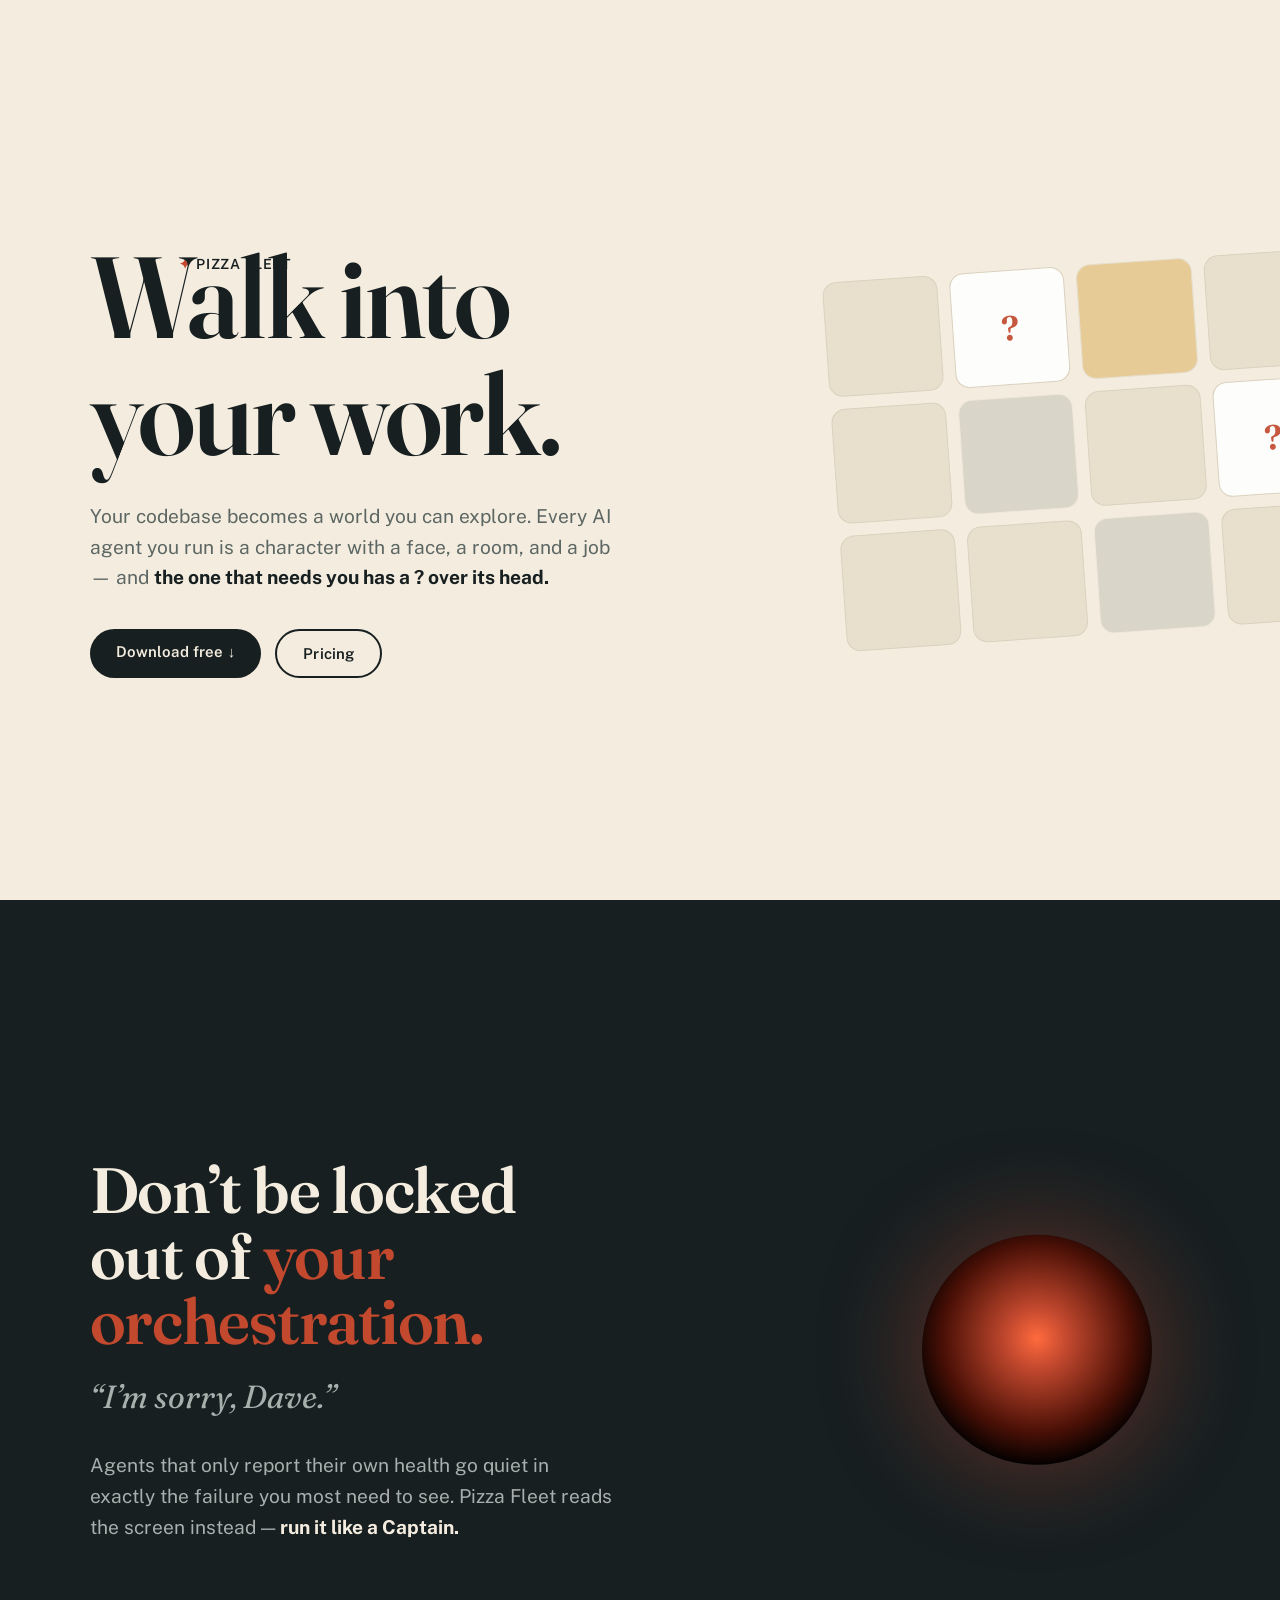
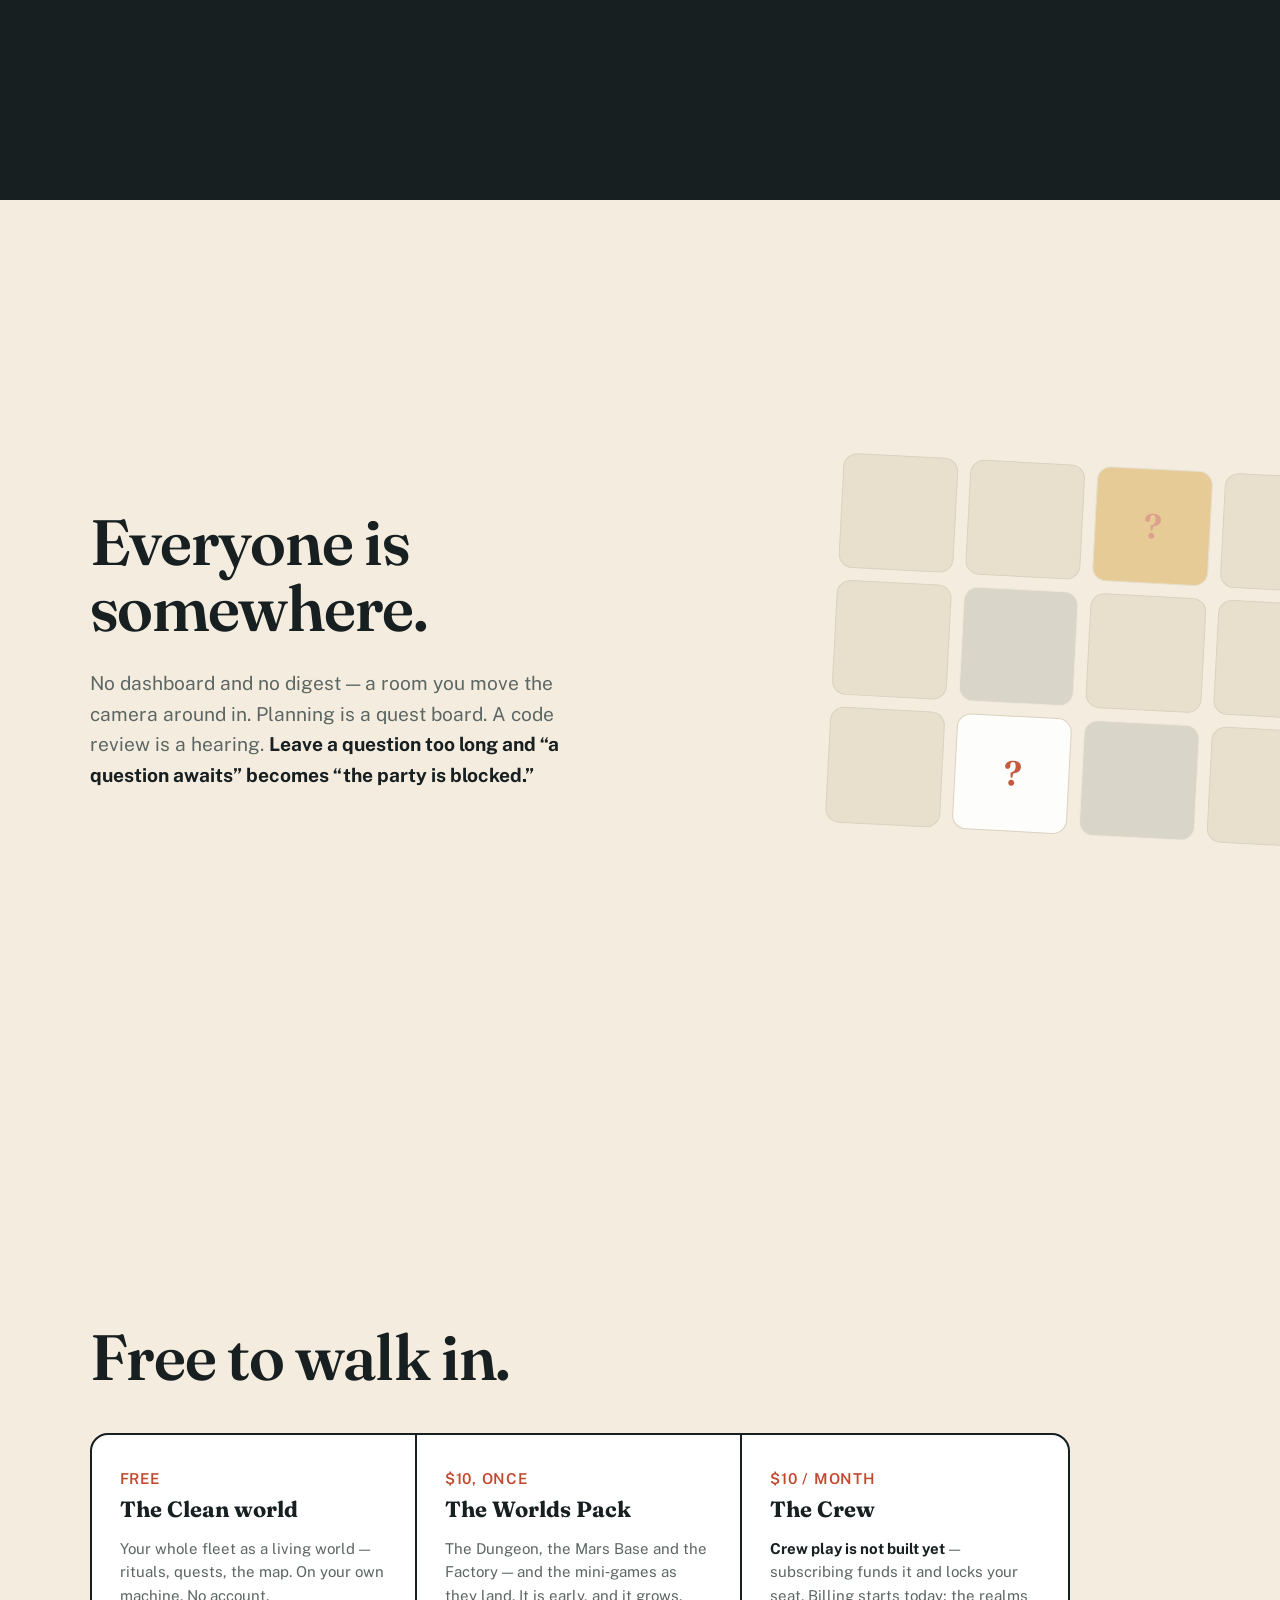
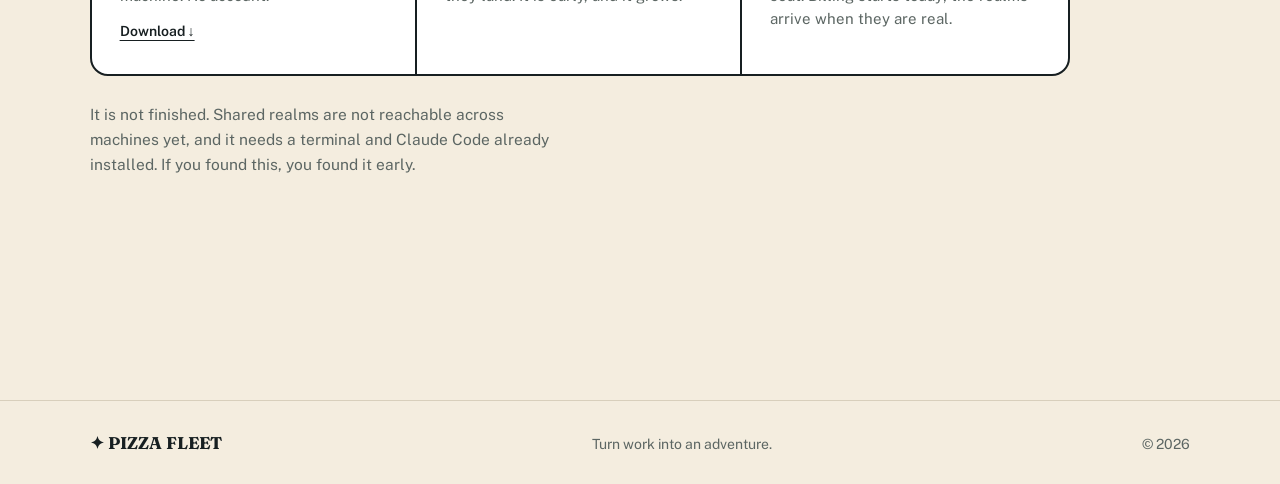
<file: simple.html>
<!doctype html>
<html lang="en">
<head>
<meta charset="utf-8"/>
<meta name="viewport" content="width=device-width, initial-scale=1"/>
<meta name="theme-color" content="#f4eddf"/>
<meta name="description" content="A real-time 3D world for the AI agents already doing your work."/>
<title>Pizza Fleet — Walk into your work</title>
<link rel="stylesheet" href="https://fonts.googleapis.com/css2?family=Fraunces:opsz,wght@9..144,500;9..144,600&family=Public+Sans:wght@400;500;600&display=swap"/>
<style>
:root{--paper:#f4eddf;--ink:#171f21;--soft:#5c6663;--line:#d8cfbc;--red:#c2482e;--gold:#d9a441;--room:#e7dfcc}
*{box-sizing:border-box;margin:0}
html{scroll-behavior:smooth}
body{background:var(--paper);color:var(--ink);font-family:"Public Sans",-apple-system,sans-serif;font-size:17px;line-height:1.6}
section{min-height:100vh;display:flex;flex-direction:column;justify-content:center;padding:9vh 7vw;position:relative;overflow:hidden}
h1,h2{font-family:Fraunces,Georgia,serif;font-weight:600;letter-spacing:-.02em;line-height:1.02;text-wrap:balance}
h1{font-size:clamp(52px,9vw,124px)}
h2{font-size:clamp(36px,5.5vw,64px);max-width:14ch}
.lede{max-width:44ch;font-size:clamp(17px,1.5vw,21px);color:var(--soft);margin-top:28px}
.lede b{color:var(--ink)}
.acts{display:flex;gap:14px;margin-top:36px;flex-wrap:wrap}
.btn{font:600 15px "Public Sans";padding:14px 26px;border-radius:999px;text-decoration:none;letter-spacing:.01em}
.btn-a{background:var(--ink);color:var(--paper)}
.btn-b{color:var(--ink);border:2px solid var(--ink)}
.tag{position:absolute;top:34px;left:7vw;font:600 14px "Public Sans";letter-spacing:.06em}
.tag i{color:var(--red);font-style:normal}
/* ── screen visuals: rooms, a question, worlds — drawn, not screenshotted ── */
.viz{position:absolute;inset:0;pointer-events:none;z-index:0}
section>*:not(.viz){position:relative;z-index:1}
.rooms{position:absolute;right:-4vw;top:50%;transform:translateY(-50%) rotate(-4deg);display:grid;grid-template-columns:repeat(4,minmax(64px,9vw));gap:12px;opacity:.9}
.rooms i{aspect-ratio:1;background:var(--room);border-radius:14px;border:1px solid var(--line);position:relative}
.rooms i.lit{background:#fff}
.rooms i.lit::after{content:"?";position:absolute;inset:0;display:grid;place-items:center;font:600 clamp(22px,3vw,34px) Fraunces;color:var(--red);animation:bob 2.2s ease-in-out infinite}
.rooms i:nth-child(3){background:var(--gold);opacity:.5}
.rooms i:nth-child(6),.rooms i:nth-child(11){background:var(--ink);opacity:.12}
@keyframes bob{50%{transform:translateY(-7px)}}
.dark{background:var(--ink);color:var(--paper)}
.dark .lede{color:#a8b0ad}.dark .lede b{color:var(--paper)}
.dark h2 em{color:var(--red);font-style:normal}
.hal{position:absolute;right:10vw;top:50%;transform:translateY(-50%);width:clamp(120px,18vw,240px);aspect-ratio:1;border-radius:50%;background:radial-gradient(circle at 50% 45%,#ff6a3d 0%,#c2482e 18%,#4a1006 55%,#000 75%);box-shadow:0 0 90px 12px rgba(194,72,46,.35);animation:pulse 4s ease-in-out infinite}
@keyframes pulse{50%{box-shadow:0 0 130px 26px rgba(194,72,46,.5)}}
.reply{font-family:Fraunces;font-style:italic;font-size:clamp(22px,2.6vw,32px);color:var(--soft);margin-top:18px}
.dark .reply{color:#a8b0ad}
.tiers{display:grid;grid-template-columns:repeat(3,1fr);gap:0;border:2px solid var(--ink);border-radius:18px;overflow:hidden;margin-top:44px;max-width:980px;background:#fff}
.tiers>div{padding:30px 28px;border-right:2px solid var(--ink)}
.tiers>div:last-child{border-right:0}
.tiers b{display:block;font-family:Fraunces;font-size:22px;margin-bottom:10px}
.tiers p{font-size:15px;color:var(--soft);line-height:1.55}
.tiers p strong{color:var(--ink)}
.tiers .price{font:600 15px "Public Sans";color:var(--red);letter-spacing:.05em;text-transform:uppercase;margin-bottom:6px}
.tiers a{display:inline-block;margin-top:16px;font:600 14px "Public Sans";color:var(--ink);text-decoration:underline;text-underline-offset:4px}
.gate{max-width:52ch;color:var(--soft);font-size:15.5px;margin-top:26px}
footer{padding:28px 7vw;display:flex;justify-content:space-between;align-items:baseline;border-top:1px solid var(--line);font-size:14px;color:var(--soft)}
footer b{font-family:Fraunces;font-size:17px;color:var(--ink)}
@media(max-width:820px){.rooms{display:none}.hal{position:static;transform:none;margin:34px 0 0}.tiers{grid-template-columns:1fr}.tiers>div{border-right:0;border-bottom:2px solid var(--ink)}.tiers>div:last-child{border-bottom:0}}
</style>
</head>
<body>

<section id="hero">
  <p class="tag"><i>✦</i> PIZZA FLEET</p>
  <div class="viz"><div class="rooms">
    <i></i><i class="lit"></i><i></i><i></i><i></i><i></i><i></i><i class="lit" style="animation-delay:1s"></i><i></i><i></i><i></i><i></i>
  </div></div>
  <h1>Walk into<br>your work.</h1>
  <p class="lede">Your codebase becomes a world you can explore. Every AI agent you run is a character with a face, a room, and a job — and <b>the one that needs you has a ? over its head.</b></p>
  <div class="acts">
    <a class="btn btn-a" href="https://github.com/beveryday/pizza-fleet-releases/releases/latest">Download free &darr;</a>
    <a class="btn btn-b" href="#pricing">Pricing</a>
  </div>
</section>

<section class="dark" id="why">
  <div class="viz"><div class="hal"></div></div>
  <h2>Don&rsquo;t be locked out of <em>your orchestration.</em></h2>
  <p class="reply">&ldquo;I&rsquo;m sorry, Dave.&rdquo;</p>
  <p class="lede">Agents that only report their own health go quiet in exactly the failure you most need to see. Pizza Fleet reads the screen instead — <b>run it like a Captain.</b></p>
</section>

<section id="world">
  <div class="viz"><div class="rooms" style="transform:translateY(-50%) rotate(3deg)">
    <i></i><i></i><i class="lit"></i><i></i><i></i><i></i><i></i><i></i><i></i><i class="lit" style="animation-delay:.7s"></i><i></i><i></i>
  </div></div>
  <h2>Everyone is somewhere.</h2>
  <p class="lede">No dashboard and no digest — a room you move the camera around in. Planning is a quest board. A code review is a hearing. <b>Leave a question too long and &ldquo;a question awaits&rdquo; becomes &ldquo;the party is blocked.&rdquo;</b></p>
</section>

<section id="pricing">
  <h2>Free to walk in.</h2>
  <div class="tiers">
    <div>
      <span class="price">Free</span>
      <b>The Clean world</b>
      <p>Your whole fleet as a living world — rituals, quests, the map. On your own machine. No account.</p>
      <a href="https://github.com/beveryday/pizza-fleet-releases/releases/latest">Download &darr;</a>
    </div>
    <div>
      <span class="price">$10, once</span>
      <b>The Worlds Pack</b>
      <p>The Dungeon, the Mars Base and the Factory — and the mini&#8209;games as they land. It is early, and it grows.</p>
      <!-- HELD: Worlds buy link returns when one e2e purchase delivers (lines.md, THE FUNNEL MERGE GATE) -->
    </div>
    <div>
      <span class="price">$10 / month</span>
      <b>The Crew</b>
      <p><strong>Crew play is not built yet</strong> — subscribing funds it and locks your seat. Billing starts today; the realms arrive when they are real.</p>
      <!-- HELD: Crew link returns per the same gate + the Stripe description paste -->
    </div>
  </div>
  <p class="gate">It is not finished. Shared realms are not reachable across machines yet, and it needs a terminal and Claude Code already installed. If you found this, you found it early.</p>
</section>

<!-- REFUND-SLOT (TWO tier-shaped sentences: Worlds + Crew) / LEGAL-SLOT / SUPPORT-SLOT: refund lines land beside the tiers above; terms,
     privacy and support links land in this footer. Authority CEO/CPO+Brandon; EMPTY by rule. -->
<footer><b>✦ PIZZA FLEET</b><span>Turn work into an adventure.</span><span>© 2026</span></footer>
</body>
</html>
</file>
